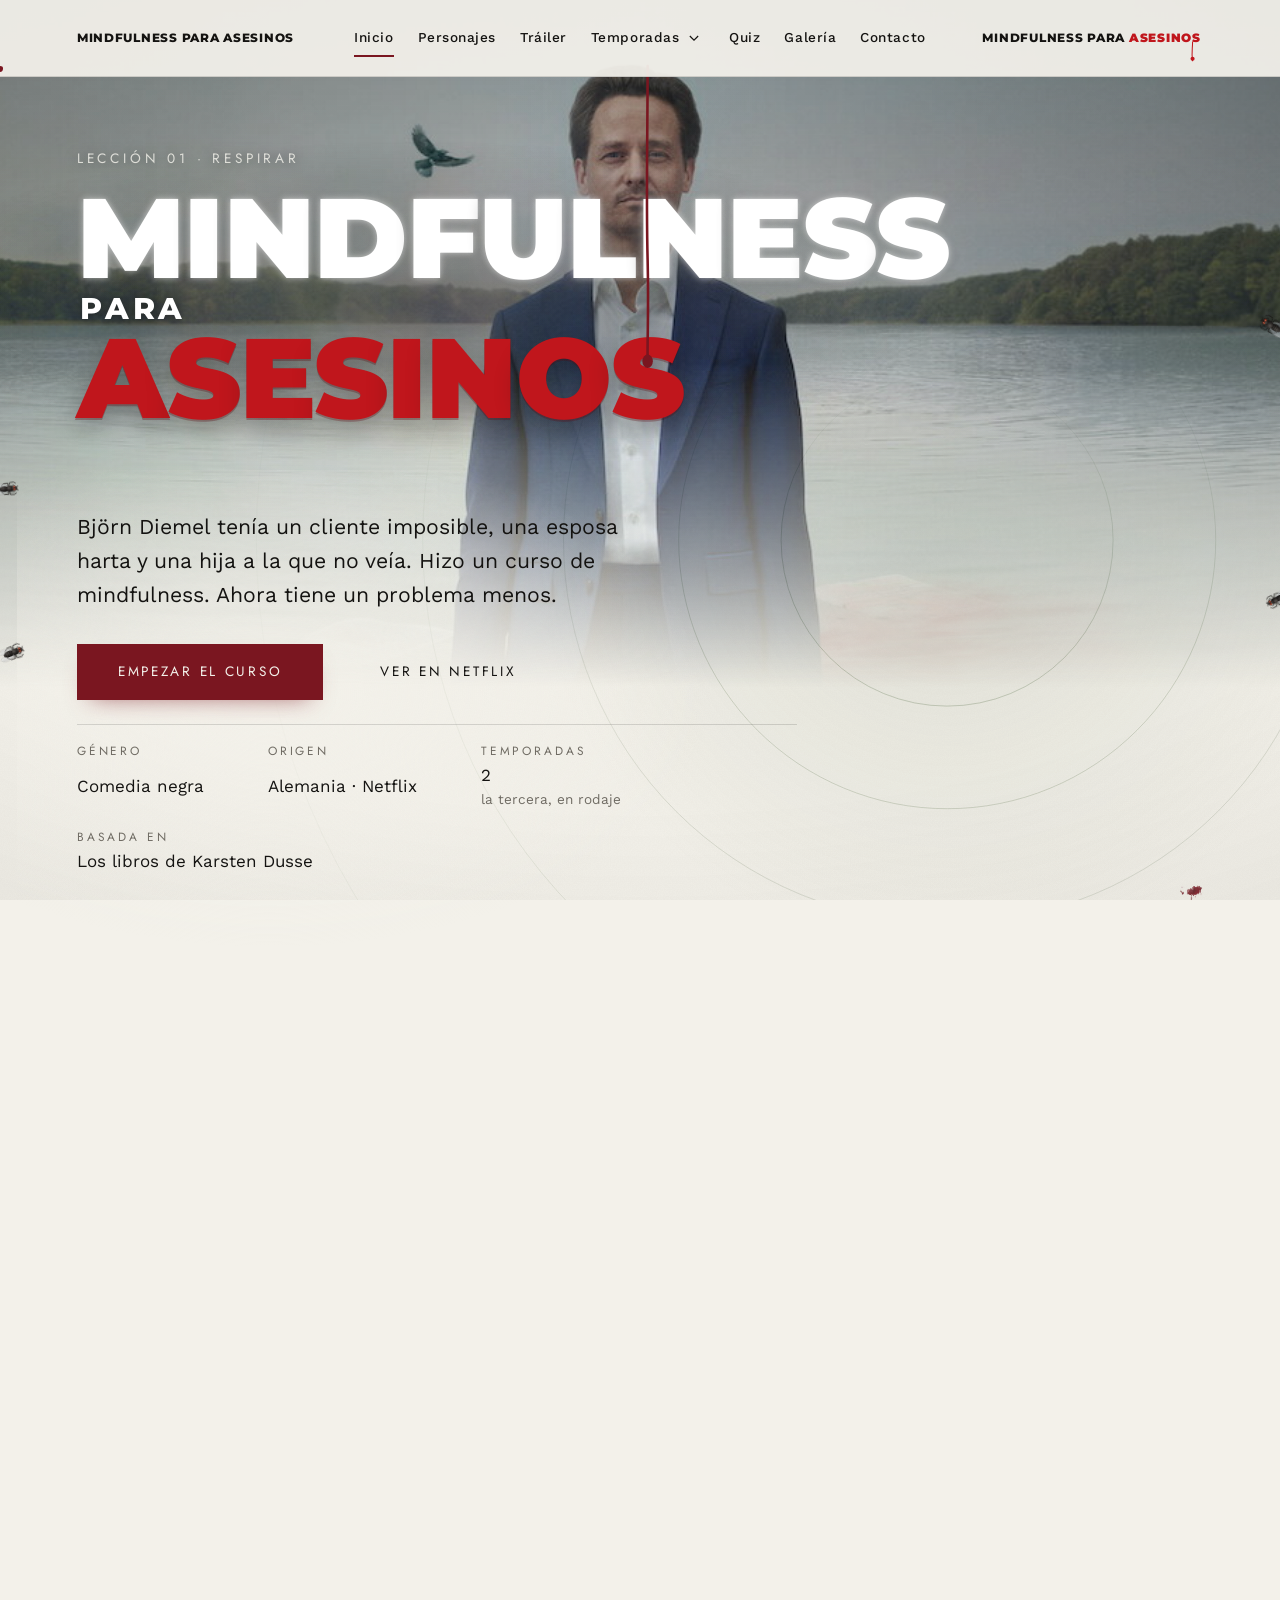
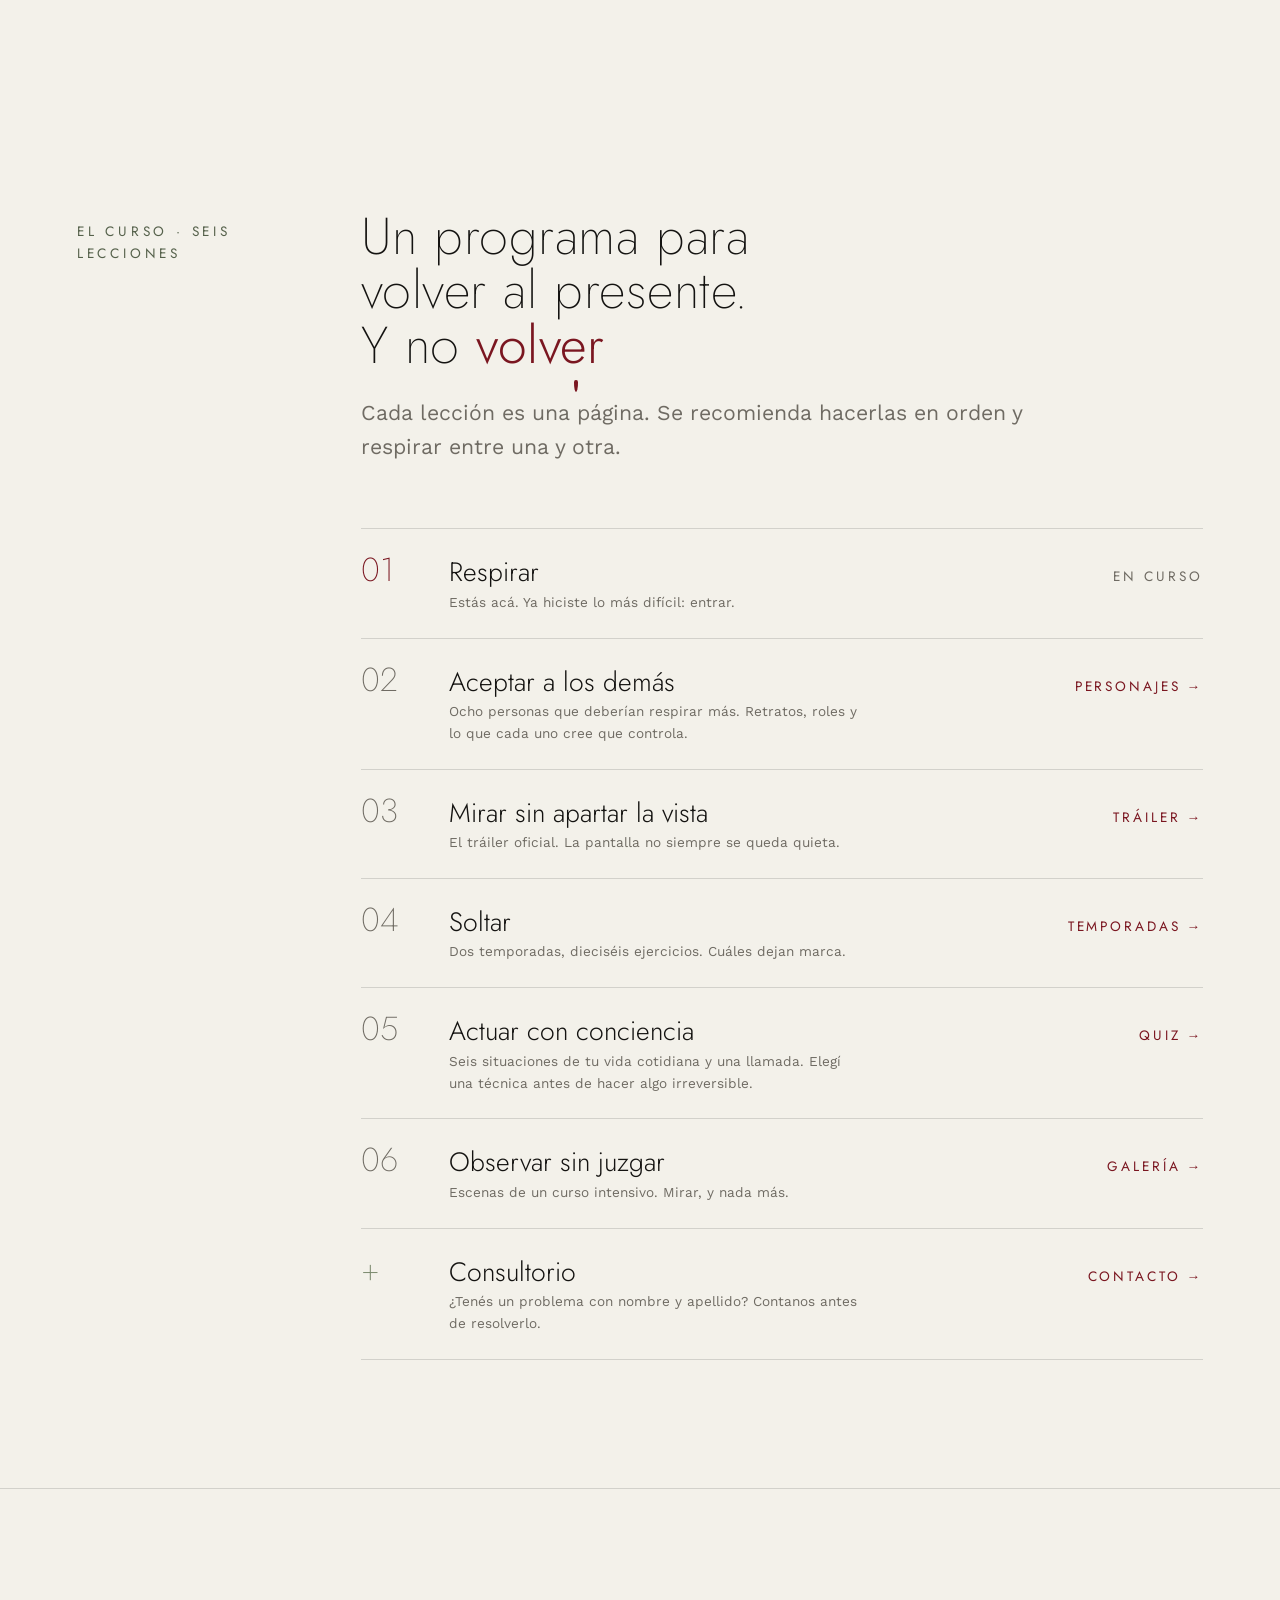
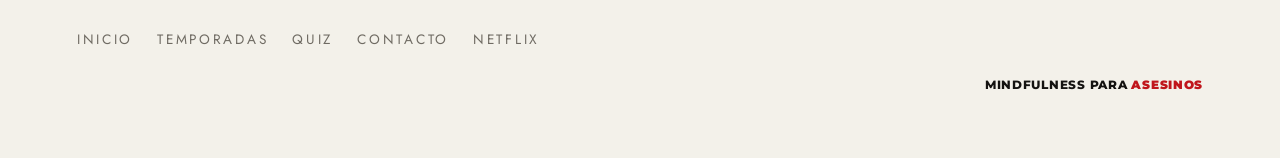
<file: index.html>
<!doctype html>
<html lang="es" data-stage="0">
<head>
  <meta charset="utf-8">
  <meta name="viewport" content="width=device-width, initial-scale=1">
  <title>Mindfulness para asesinos · Landing no oficial (Netflix)</title>
  <meta name="description" content="Björn Diemel hizo un curso de mindfulness para salvar su matrimonio. Ahora tiene un problema menos. Personajes, tráiler, temporadas, quiz y contacto.">
  <meta name="author" content="Proyecto de clase · Mindfulness para asesinos">
  <meta name="robots" content="index, follow, max-image-preview:large">
  <meta name="theme-color" content="#F3F1EA">
  <meta name="color-scheme" content="light">
  <meta property="og:type" content="website">
  <meta property="og:site_name" content="Mindfulness para asesinos">
  <meta property="og:locale" content="es_AR">
  <meta property="og:title" content="Mindfulness para asesinos · Landing no oficial (Netflix)">
  <meta property="og:description" content="Björn Diemel hizo un curso de mindfulness para salvar su matrimonio. Ahora tiene un problema menos. Personajes, tráiler, temporadas, quiz y contacto.">
  <meta property="og:image" content="assets/img/galeria/galeria-01.jpg">
  <meta name="twitter:card" content="summary_large_image">
  <meta name="twitter:title" content="Mindfulness para asesinos · Landing no oficial (Netflix)">
  <meta name="twitter:description" content="Björn Diemel hizo un curso de mindfulness para salvar su matrimonio. Ahora tiene un problema menos. Personajes, tráiler, temporadas, quiz y contacto.">
  <meta name="twitter:image" content="assets/img/galeria/galeria-01.jpg">
  <link rel="preconnect" href="https://fonts.googleapis.com">
  <link rel="preconnect" href="https://fonts.gstatic.com" crossorigin>
  <link href="https://fonts.googleapis.com/css2?family=Jost:wght@200;300;400&family=Montserrat:wght@800;900&family=Work+Sans:wght@400;500&display=swap" rel="stylesheet">
  <link rel="icon" href="data:image/svg+xml,%3Csvg xmlns='http://www.w3.org/2000/svg' viewBox='0 0 32 32'%3E%3Crect width='32' height='32' fill='%23F3F1EA'/%3E%3Cpath d='M16 4c3 7 8 11 8 17a8 8 0 0 1-16 0c0-6 5-10 8-17z' fill='%237A1620'/%3E%3C/svg%3E">
  <script type="application/ld+json">{"@context": "https://schema.org", "@type": "TVSeries", "name": "Mindfulness para asesinos", "alternateName": ["Achtsam Morden", "Murder Mindfully"], "genre": ["Comedia negra", "Crimen"], "inLanguage": "de", "countryOfOrigin": {"@type": "Country", "name": "Alemania"}, "numberOfSeasons": 2, "numberOfEpisodes": 16, "startDate": "2024-10-31", "isBasedOn": {"@type": "Book", "name": "Achtsam morden", "author": {"@type": "Person", "name": "Karsten Dusse"}}, "actor": [{"@type": "Person", "name": "Tom Schilling"}, {"@type": "Person", "name": "Emily Cox"}, {"@type": "Person", "name": "Sascha Alexander Geršak"}, {"@type": "Person", "name": "Peter Jordan"}, {"@type": "Person", "name": "Murathan Muslu"}, {"@type": "Person", "name": "Marc Hosemann"}, {"@type": "Person", "name": "Britta Hammelstein"}, {"@type": "Person", "name": "Luca Maric"}], "productionCompany": {"@type": "Organization", "name": "Netflix"}, "url": "https://www.netflix.com/title/81554969", "sameAs": ["https://en.wikipedia.org/wiki/Murder_Mindfully", "https://de.wikipedia.org/wiki/Achtsam_morden"]}</script>
  <link rel="stylesheet" href="css/styles.css?v=24">
</head>
<body data-page="index">

<!-- ===== Fondo: la página respira (anillos), y la sangre le gana terreno lección a lección ===== -->
<div class="breath-bg" aria-hidden="true"><i></i><i></i><i></i><i></i><i></i><span class="breath-bg__word breath-bg__word--in">Inhalá</span><span class="breath-bg__word breath-bg__word--out">Exhalá</span></div>

<!-- ===== SVG global: filtros reutilizables ===== -->
<svg class="svg-defs" aria-hidden="true" focusable="false">
  <defs>
    <filter id="f-wobble" x="-30%" y="-30%" width="160%" height="160%">
      <feTurbulence type="fractalNoise" baseFrequency="0.018 0.026" numOctaves="4" seed="7" result="n"/>
      <feDisplacementMap in="SourceGraphic" in2="n" scale="46" xChannelSelector="R" yChannelSelector="G"/>
    </filter>
    <filter id="f-wobble-2" x="-30%" y="-30%" width="160%" height="160%">
      <feTurbulence type="fractalNoise" baseFrequency="0.03" numOctaves="3" seed="21" result="n"/>
      <feDisplacementMap in="SourceGraphic" in2="n" scale="30" xChannelSelector="R" yChannelSelector="B"/>
      <feGaussianBlur stdDeviation="1.4"/>
    </filter>
    <filter id="f-wobble-small" x="-50%" y="-50%" width="200%" height="200%">
      <feTurbulence type="fractalNoise" baseFrequency="0.09" numOctaves="3" seed="4" result="n"/>
      <feDisplacementMap in="SourceGraphic" in2="n" scale="9" xChannelSelector="R" yChannelSelector="G"/>
    </filter>
    <filter id="f-soft"><feGaussianBlur stdDeviation="7"/></filter>
    <!-- sangre realista: gradiente (centro espeso), borde oscuro (seco), brillo húmedo y grano -->
    <radialGradient id="g-pool" cx="48%" cy="52%" r="60%">
      <stop offset="0" stop-color="#4E0A12"/>
      <stop offset=".55" stop-color="#6E121B"/>
      <stop offset="1" stop-color="#8A1B26"/>
    </radialGradient>
    <filter id="f-blood" x="-30%" y="-30%" width="160%" height="160%" color-interpolation-filters="sRGB">
      <feTurbulence type="fractalNoise" baseFrequency="0.018 0.026" numOctaves="4" seed="7" result="n"/>
      <feDisplacementMap in="SourceGraphic" in2="n" scale="46" xChannelSelector="R" yChannelSelector="G" result="shape"/>
      <feMorphology in="shape" operator="erode" radius="2.5" result="inner"/>
      <feComposite in="shape" in2="inner" operator="out" result="rim"/>
      <feFlood flood-color="#3A060C" flood-opacity=".75" result="rimColor"/>
      <feComposite in="rimColor" in2="rim" operator="in" result="rimDark"/>
      <feGaussianBlur in="shape" stdDeviation="7" result="blurA"/>
      <feSpecularLighting in="blurA" surfaceScale="8" specularConstant=".42" specularExponent="22" lighting-color="#ffe6e6" result="spec">
        <fePointLight x="150" y="40" z="260"/>
      </feSpecularLighting>
      <feComposite in="spec" in2="shape" operator="in" result="specIn"/>
      <feTurbulence type="fractalNoise" baseFrequency="0.9" numOctaves="2" seed="3" result="grain"/>
      <feColorMatrix in="grain" type="matrix" values="0 0 0 0 0  0 0 0 0 0  0 0 0 0 0  0 0 0 .05 0" result="grainA"/>
      <feComposite in="grainA" in2="shape" operator="in" result="grainIn"/>
      <feMerge><feMergeNode in="shape"/><feMergeNode in="grainIn"/><feMergeNode in="rimDark"/><feMergeNode in="specIn"/></feMerge>
    </filter>
    <filter id="f-goo-blood" x="-15%" y="-15%" width="130%" height="140%" color-interpolation-filters="sRGB">
      <feGaussianBlur in="SourceGraphic" stdDeviation="2.4" result="b"/>
      <feTurbulence type="fractalNoise" baseFrequency="0.035" numOctaves="3" seed="9" result="n"/>
      <feDisplacementMap in="b" in2="n" scale="5" xChannelSelector="R" yChannelSelector="G" result="bd"/>
      <feColorMatrix in="bd" type="matrix" values="1 0 0 0 0  0 1 0 0 0  0 0 1 0 0  0 0 0 16 -6" result="goo"/>
      <feGaussianBlur in="goo" stdDeviation=".7" result="shape"/>
      <feMorphology in="shape" operator="erode" radius="1.6" result="inner"/>
      <feComposite in="shape" in2="inner" operator="out" result="rim"/>
      <feFlood flood-color="#33050A" flood-opacity=".7" result="rimColor"/>
      <feComposite in="rimColor" in2="rim" operator="in" result="rimDark"/>
      <feGaussianBlur in="shape" stdDeviation="5" result="blurA"/>
      <feSpecularLighting in="blurA" surfaceScale="7" specularConstant=".42" specularExponent="24" lighting-color="#ffe9e9" result="spec">
        <fePointLight x="120" y="30" z="240"/>
      </feSpecularLighting>
      <feComposite in="spec" in2="shape" operator="in" result="specIn"/>
      <feMerge><feMergeNode in="shape"/><feMergeNode in="rimDark"/><feMergeNode in="specIn"/></feMerge>
    </filter>
    <filter id="f-goo-blood-m" x="-15%" y="-15%" width="130%" height="140%" color-interpolation-filters="sRGB">
      <feGaussianBlur in="SourceGraphic" stdDeviation="1.6" result="b"/>
      <feTurbulence type="fractalNoise" baseFrequency="0.06" numOctaves="3" seed="9" result="n"/>
      <feDisplacementMap in="b" in2="n" scale="3" xChannelSelector="R" yChannelSelector="G" result="bd"/>
      <feColorMatrix in="bd" type="matrix" values="1 0 0 0 0  0 1 0 0 0  0 0 1 0 0  0 0 0 16 -6" result="goo"/>
      <feGaussianBlur in="goo" stdDeviation=".5" result="shape"/>
      <feMorphology in="shape" operator="erode" radius="1" result="inner"/>
      <feComposite in="shape" in2="inner" operator="out" result="rim"/>
      <feFlood flood-color="#33050A" flood-opacity=".7" result="rimColor"/>
      <feComposite in="rimColor" in2="rim" operator="in" result="rimDark"/>
      <feGaussianBlur in="shape" stdDeviation="3" result="blurA"/>
      <feSpecularLighting in="blurA" surfaceScale="4" specularConstant=".28" specularExponent="26" lighting-color="#ffe9e9" result="spec">
        <fePointLight x="70" y="10" z="150"/>
      </feSpecularLighting>
      <feComposite in="spec" in2="shape" operator="in" result="specIn"/>
      <feMerge><feMergeNode in="shape"/><feMergeNode in="rimDark"/><feMergeNode in="specIn"/></feMerge>
    </filter>
    <filter id="f-blood-soft" x="-15%" y="-15%" width="130%" height="140%" color-interpolation-filters="sRGB">
      <feTurbulence type="fractalNoise" baseFrequency="0.05" numOctaves="3" seed="9" result="n"/>
      <feDisplacementMap in="SourceGraphic" in2="n" scale="9" xChannelSelector="R" yChannelSelector="G" result="shape"/>
      <feGaussianBlur in="shape" stdDeviation="3.5" result="blurA"/>
      <feSpecularLighting in="blurA" surfaceScale="4" specularConstant=".07" specularExponent="34" lighting-color="#ffe4e4" result="spec">
        <fePointLight x="120" y="30" z="240"/>
      </feSpecularLighting>
      <feComposite in="spec" in2="shape" operator="in" result="specIn"/>
      <feMerge><feMergeNode in="shape"/><feMergeNode in="specIn"/></feMerge>
    </filter>
    <filter id="f-sat" x="-50%" y="-50%" width="200%" height="200%">
      <feTurbulence type="fractalNoise" baseFrequency="0.05" numOctaves="3" seed="21" result="n"/>
      <feDisplacementMap in="SourceGraphic" in2="n" scale="14" xChannelSelector="R" yChannelSelector="B"/>
    </filter>
    <!-- mancha reutilizable para los bordes de las secciones infectadas -->
    <symbol id="s-stain" viewBox="0 0 600 420">
      <g filter="url(#f-blood)">
        <path fill="url(#g-pool)" d="M300 205 c-40-120 60-140 130-100 c 60 30 90 70 70 130 c-15 50-90 80-150 65 c-70-15-130-40-135-95 c-3-40 40-60 85 0z"/>
        <path fill="#6E121B" d="M150 215 c-40-10-70 20-55 40 c 20 25 60 10 55-40z"/>
        <path fill="#6E121B" d="M470 150 c 30-25 70-10 60 15 c-10 25-50 20-60-15z"/>
        <path fill="#6E121B" d="M330 300 c 8 40 6 80 4 110 c-1 10-12 10-13 0 c-2-30-4-70 9-110z"/>
      </g>
      <g filter="url(#f-sat)" fill="#6E121B">
        <path d="M0-11 C3-5 5-2 5 2 A5 5 0 1 1 -5 2 C-5-2 -3-5 0-11z" transform="translate(520 300) rotate(114) scale(1.40)"/>
        <path d="M0-11 C3-5 5-2 5 2 A5 5 0 1 1 -5 2 C-5-2 -3-5 0-11z" transform="translate(120 120) rotate(-66) scale(1.00)"/>
        <path d="M0-11 C3-5 5-2 5 2 A5 5 0 1 1 -5 2 C-5-2 -3-5 0-11z" transform="translate(400 352) rotate(147) scale(1.70)"/>
        <path d="M0-11 C3-5 5-2 5 2 A5 5 0 1 1 -5 2 C-5-2 -3-5 0-11z" transform="translate(560 270) rotate(105) scale(0.50)"/>
      </g>
    </symbol>
  </defs>
</svg>

<!-- ===== Loader: una respiración que termina en gota ===== -->
<div class="loader" id="loader" aria-hidden="true">
  <div class="breathe">
    <span class="breathe__ring"></span>
    <span class="breathe__word breathe__word--in">Inhalá</span>
    <span class="breathe__word breathe__word--out">Exhalá</span>
    <i class="breathe__drop"></i>
  </div>
</div>

<a class="skip-link" href="#main">Saltar al contenido</a>

<!-- ===== Navbar ===== -->
<header class="site-header" id="site-header">
  <nav class="nav" aria-label="Principal">
    <a class="nav__brand" href="index.html">Mindfulness para asesinos</a>

    <ul class="nav__links" id="nav-links">
      <li><a href="index.html">Inicio</a></li>
      <li><a href="personajes.html">Personajes</a></li>
      <li><a href="trailer.html">Tráiler</a></li>
      <li class="nav__item--sub" id="nav-temporadas">
        <a href="temporadas.html" class="nav__sub-link">Temporadas</a><button class="nav__sub-toggle" type="button" aria-expanded="false" aria-controls="sub-temporadas" aria-label="Abrir el submenú de temporadas"><svg viewBox="0 0 12 8" aria-hidden="true"><path d="M1 1l5 5 5-5" fill="none" stroke="currentColor" stroke-width="1.4"/></svg></button>
        <ul class="nav__sub" id="sub-temporadas" aria-label="Temporadas">
          <li><a href="temporada-1.html"><b>01</b><span>Temporada 1</span><small>El curso · 2024</small></a></li>
          <li><a href="temporada-2.html"><b>02</b><span>Temporada 2</span><small>La práctica avanzada · 2026</small></a></li>
          <li><a href="temporada-3.html"><b>03</b><span>Temporada 3</span><small>Al borde del mundo · 2027, en rodaje</small></a></li>
        </ul>
      </li>
      <li><a href="quiz.html">Quiz</a></li>
      <li><a href="galeria.html">Galería</a></li>
      <li><a href="contacto.html">Contacto</a></li>
    </ul>

    <a class="nav__brand nav__brand--stained" href="index.html" aria-label="Mindfulness para asesinos">
      <span aria-hidden="true">Mindfulness para <span class="stain-word">asesinos<svg class="stain-word__drip" viewBox="0 0 6 22" aria-hidden="true"><path d="M3 0 C3 8 1.5 12 3 22" /><circle cx="3" cy="19.5" r="2.4"/></svg></span></span>
    </a>

    <button class="nav__toggle" id="nav-toggle" aria-expanded="false" aria-controls="nav-links" aria-label="Abrir menú">
      <span></span><span></span>
    </button>
  </nav>
</header>

<main id="main" class="page page--index">

  <!-- ===== 1. HERO ===== -->
  <section class="hero" id="inicio" data-stage="0" aria-labelledby="hero-title">
    <!-- Pantalla 3D: el tráiler en loop y sin sonido, inclinada en perspectiva.
         La sangre sale de adentro de la escena hacia el espectador y queda chorreando sobre el vidrio. -->
    <div class="screen" id="hero-screen" data-video="cMxkl9X586w" data-start="58" aria-hidden="true">
      <div class="screen__plane" id="hero-plane">
        <img class="screen__poster" src="assets/img/galeria/galeria-02.jpg" width="1280" height="720" alt="Björn Diemel, de traje, parado en un lago">
        <div class="screen__video" id="hero-video"></div>
        <div class="screen__glass"></div>
      </div>
      <canvas class="screen__blood" id="screen-blood" width="600" height="420"></canvas>
    </div>
    <div class="shell hero__grid">
      <p class="eyebrow reveal">Lección 01 · Respirar</p>

      <h1 class="hero__title reveal" id="hero-title">
        <span class="hero__line hero__line--glow"><span class="hero__word" aria-hidden="true">Mindfulness</span><span class="sr-only">Mindfulness</span></span>
        <span class="hero__line hero__line--para" aria-hidden="true">para</span>
        <span class="hero__line hero__line--red"><span class="hero__word" aria-hidden="true">asesino</span><span class="hero__target hero__word" aria-hidden="true">s</span><span class="sr-only">para asesinos</span></span>

        <!-- Gota -->
        <svg class="blood-drip" id="blood-drip" viewBox="0 0 14 400" preserveAspectRatio="none" aria-hidden="true">
          <path class="blood-drip__path" d="M7 0 C7 90 5 180 7 260 C8.5 330 6.5 360 7 400" pathLength="1"/>
          <ellipse class="blood-drip__bulb" cx="7" cy="396" rx="6.5" ry="9"/>
        </svg>

        <!-- Mancha: simulación en canvas (ver js/blood.js), filtro #f-goo-blood -->
        <canvas class="blood-canvas" id="blood-canvas" width="600" height="420" aria-hidden="true"></canvas>
      </h1>

      <div class="hero__panel">
      <p class="hero__lead reveal">Björn Diemel tenía un cliente imposible, una esposa harta y una hija a la que no veía. Hizo un curso de mindfulness. Ahora tiene un problema menos.</p>

      <div class="hero__cta reveal">
        <a class="btn btn--primary" href="personajes.html">Empezar el curso</a>
        <a class="btn btn--ghost" href="https://www.netflix.com/title/81554969" target="_blank" rel="noopener">Ver en Netflix</a>
      </div>

      <dl class="hero__meta reveal">
        <div><dt>Género</dt><dd>Comedia negra</dd></div>
        <div><dt>Origen</dt><dd>Alemania · Netflix</dd></div>
        <div><dt>Temporadas</dt><dd>2 <small>la tercera, en rodaje</small></dd></div>
        <div><dt>Basada en</dt><dd>Los libros de Karsten Dusse</dd></div>
      </dl>

      <a class="hero__scroll reveal" href="#porque" aria-label="Seguir leyendo">
        <span>Deslizá con calma</span>
        <svg viewBox="0 0 12 40" aria-hidden="true"><path d="M6 0v36M1 31l5 5 5-5" fill="none" stroke="currentColor" stroke-width="1.2"/></svg>
      </a>
      </div>
    </div>
    <div class="hero__trail" id="hero-trail" aria-hidden="true"></div>
  </section>

  <!-- ===== POR QUÉ VERLA ===== -->
  <section class="section section--porque" id="porque" data-stage="0" aria-labelledby="porque-title">
    <div class="shell porque">
      <div class="porque__lead">
        <p class="eyebrow reveal">Antes de empezar</p>
        <h2 class="section__title reveal" id="porque-title">Es una comedia. También es una <em class="stain-word">masacre</em>. Las dos cosas, con mucha calma.</h2>
      </div>
      <div class="porque__body">
        <p class="reveal"><strong>La premisa.</strong> Un abogado de la mafia va a un curso de mindfulness para salvar su matrimonio. Funciona. Cada técnica que aprende (respirar, aceptar, soltar) le sirve para lidiar con su jefe, Dragan. Literalmente.</p>
        <p class="reveal"><strong>El tono.</strong> Nada de gritos. Björn narra su vida con la voz serena de una app de meditación mientras el mundo se le desarma alrededor. La risa viene de esa calma, y el horror también.</p>
        <p class="reveal"><strong>Por qué ahora.</strong> La primera temporada fue número 1 global de Netflix en habla no inglesa; la segunda salió en mayo de 2026 y la tercera se filma este año. Ocho episodios de media hora: se ve en un fin de semana y se recuerda bastante más.</p>
        <p class="porque__fans reveal">Si te gustaron <span>Dexter</span>, <span>Barry</span> o <span>Fleabag</span>, este curso es para vos.</p>
      </div>
    </div>
  </section>

  <!-- ===== ÍNDICE DEL CURSO ===== -->
  <section class="section section--indice" id="indice" data-stage="1" aria-labelledby="indice-title">
    <div class="shell">
      <header class="section__head">
        <p class="eyebrow reveal">El curso · seis lecciones</p>
        <h2 class="section__title reveal" id="indice-title">Un programa para volver al presente. Y no <em class="stain-word">volver</em></h2>
        <p class="section__lead reveal">Cada lección es una página. Se recomienda hacerlas en orden y respirar entre una y otra.</p>
      </header>
      <ol class="syllabus reveal">
        <li><span class="syllabus__row syllabus__row--here"><span class="syllabus__num">01</span><span class="syllabus__body"><span class="syllabus__title">Respirar</span><span class="syllabus__desc">Estás acá. Ya hiciste lo más difícil: entrar.</span></span><span class="syllabus__go syllabus__go--here">En curso</span></span></li>
        <li><a class="syllabus__row" href="personajes.html"><span class="syllabus__num">02</span><span class="syllabus__body"><span class="syllabus__title">Aceptar a los demás</span><span class="syllabus__desc">Ocho personas que deberían respirar más. Retratos, roles y lo que cada uno cree que controla.</span></span><span class="syllabus__go">Personajes</span></a></li>
        <li><a class="syllabus__row" href="trailer.html"><span class="syllabus__num">03</span><span class="syllabus__body"><span class="syllabus__title">Mirar sin apartar la vista</span><span class="syllabus__desc">El tráiler oficial. La pantalla no siempre se queda quieta.</span></span><span class="syllabus__go">Tráiler</span></a></li>
        <li><a class="syllabus__row" href="temporadas.html"><span class="syllabus__num">04</span><span class="syllabus__body"><span class="syllabus__title">Soltar</span><span class="syllabus__desc">Dos temporadas, dieciséis ejercicios. Cuáles dejan marca.</span></span><span class="syllabus__go">Temporadas</span></a></li>
        <li><a class="syllabus__row" href="quiz.html"><span class="syllabus__num">05</span><span class="syllabus__body"><span class="syllabus__title">Actuar con conciencia</span><span class="syllabus__desc">Seis situaciones de tu vida cotidiana y una llamada. Elegí una técnica antes de hacer algo irreversible.</span></span><span class="syllabus__go">Quiz</span></a></li>
        <li><a class="syllabus__row" href="galeria.html"><span class="syllabus__num">06</span><span class="syllabus__body"><span class="syllabus__title">Observar sin juzgar</span><span class="syllabus__desc">Escenas de un curso intensivo. Mirar, y nada más.</span></span><span class="syllabus__go">Galería</span></a></li>
        <li><a class="syllabus__row syllabus__row--extra" href="contacto.html"><span class="syllabus__num">+</span><span class="syllabus__body"><span class="syllabus__title">Consultorio</span><span class="syllabus__desc">¿Tenés un problema con nombre y apellido? Contanos antes de resolverlo.</span></span><span class="syllabus__go">Contacto</span></a></li>
      </ol>
    </div>
  </section>

</main>


<footer class="footer">
  <div class="shell">
    <p class="footer__close reveal">Inhalá. Exhalá. <span class="stain-word">Cerrá la pestaña.</span></p>
    <nav class="footer__links" aria-label="Pie"><a href="index.html">Inicio</a><a href="temporadas.html">Temporadas</a><a href="quiz.html">Quiz</a><a href="contacto.html">Contacto</a><a href="https://www.netflix.com/title/81554969" target="_blank" rel="noopener">Netflix</a></nav>
    <div class="footer__row">
      <p class="footer__brand">Mindfulness para <span class="stain-word">asesinos</span></p>
    </div>
  </div>
</footer>

<script src="js/blood.js?v=22" defer></script>
<script src="js/flies.js?v=24" defer></script>
<script src="js/main.js?v=22" defer></script>
</body>
</html>
</file>
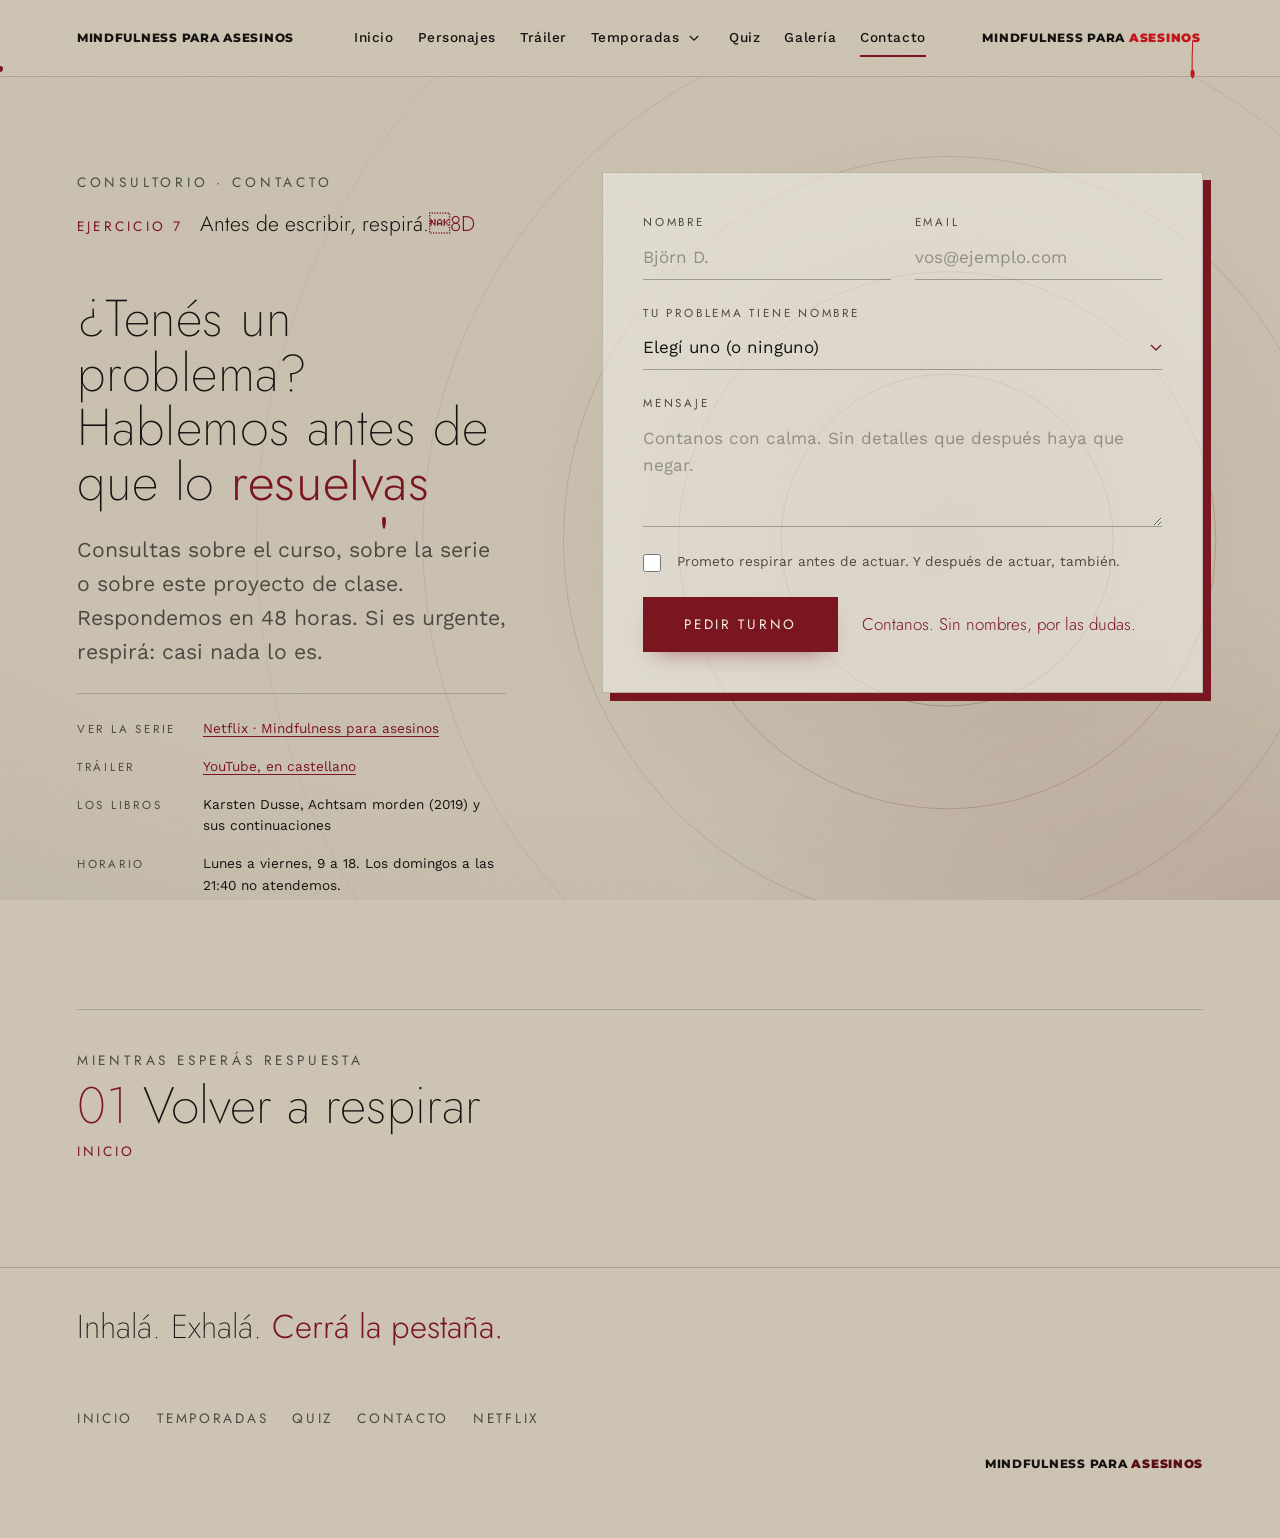
<file: contacto.html>
<!doctype html>
<html lang="es" data-stage="2">
<head>
  <meta charset="utf-8">
  <meta name="viewport" content="width=device-width, initial-scale=1">
  <title>Contacto · Mindfulness para asesinos</title>
  <meta name="description" content="Consultorio Breitner: escribinos sobre el curso, la serie o este proyecto de clase. Respondemos en 48 horas. Si es urgente, respirá.">
  <meta name="author" content="Proyecto de clase · Mindfulness para asesinos">
  <meta name="robots" content="index, follow, max-image-preview:large">
  <meta name="theme-color" content="#F3F1EA">
  <meta name="color-scheme" content="light">
  <meta property="og:type" content="website">
  <meta property="og:site_name" content="Mindfulness para asesinos">
  <meta property="og:locale" content="es_AR">
  <meta property="og:title" content="Contacto · Mindfulness para asesinos">
  <meta property="og:description" content="Consultorio Breitner: escribinos sobre el curso, la serie o este proyecto de clase. Respondemos en 48 horas. Si es urgente, respirá.">
  <meta property="og:image" content="assets/img/galeria/galeria-01.jpg">
  <meta name="twitter:card" content="summary_large_image">
  <meta name="twitter:title" content="Contacto · Mindfulness para asesinos">
  <meta name="twitter:description" content="Consultorio Breitner: escribinos sobre el curso, la serie o este proyecto de clase. Respondemos en 48 horas. Si es urgente, respirá.">
  <meta name="twitter:image" content="assets/img/galeria/galeria-01.jpg">
  <link rel="preconnect" href="https://fonts.googleapis.com">
  <link rel="preconnect" href="https://fonts.gstatic.com" crossorigin>
  <link href="https://fonts.googleapis.com/css2?family=Jost:wght@200;300;400&family=Montserrat:wght@800;900&family=Work+Sans:wght@400;500&display=swap" rel="stylesheet">
  <link rel="icon" href="data:image/svg+xml,%3Csvg xmlns='http://www.w3.org/2000/svg' viewBox='0 0 32 32'%3E%3Crect width='32' height='32' fill='%23F3F1EA'/%3E%3Cpath d='M16 4c3 7 8 11 8 17a8 8 0 0 1-16 0c0-6 5-10 8-17z' fill='%237A1620'/%3E%3C/svg%3E">
  <script type="application/ld+json">{"@context": "https://schema.org", "@type": "BreadcrumbList", "itemListElement": [{"@type": "ListItem", "position": 1, "name": "Inicio", "item": "index.html"}, {"@type": "ListItem", "position": 2, "name": "Tráiler", "item": "trailer.html"}]}</script>
  <link rel="stylesheet" href="css/styles.css?v=24">
</head>
<body data-page="contacto">

<!-- ===== Fondo: la página respira (anillos), y la sangre le gana terreno lección a lección ===== -->
<div class="breath-bg" aria-hidden="true"><i></i><i></i><i></i><i></i><i></i><span class="breath-bg__word breath-bg__word--in">Inhalá</span><span class="breath-bg__word breath-bg__word--out">Exhalá</span></div>

<!-- ===== SVG global: filtros reutilizables ===== -->
<svg class="svg-defs" aria-hidden="true" focusable="false">
  <defs>
    <filter id="f-wobble" x="-30%" y="-30%" width="160%" height="160%">
      <feTurbulence type="fractalNoise" baseFrequency="0.018 0.026" numOctaves="4" seed="7" result="n"/>
      <feDisplacementMap in="SourceGraphic" in2="n" scale="46" xChannelSelector="R" yChannelSelector="G"/>
    </filter>
    <filter id="f-wobble-2" x="-30%" y="-30%" width="160%" height="160%">
      <feTurbulence type="fractalNoise" baseFrequency="0.03" numOctaves="3" seed="21" result="n"/>
      <feDisplacementMap in="SourceGraphic" in2="n" scale="30" xChannelSelector="R" yChannelSelector="B"/>
      <feGaussianBlur stdDeviation="1.4"/>
    </filter>
    <filter id="f-wobble-small" x="-50%" y="-50%" width="200%" height="200%">
      <feTurbulence type="fractalNoise" baseFrequency="0.09" numOctaves="3" seed="4" result="n"/>
      <feDisplacementMap in="SourceGraphic" in2="n" scale="9" xChannelSelector="R" yChannelSelector="G"/>
    </filter>
    <filter id="f-soft"><feGaussianBlur stdDeviation="7"/></filter>
    <!-- sangre realista: gradiente (centro espeso), borde oscuro (seco), brillo húmedo y grano -->
    <radialGradient id="g-pool" cx="48%" cy="52%" r="60%">
      <stop offset="0" stop-color="#4E0A12"/>
      <stop offset=".55" stop-color="#6E121B"/>
      <stop offset="1" stop-color="#8A1B26"/>
    </radialGradient>
    <filter id="f-blood" x="-30%" y="-30%" width="160%" height="160%" color-interpolation-filters="sRGB">
      <feTurbulence type="fractalNoise" baseFrequency="0.018 0.026" numOctaves="4" seed="7" result="n"/>
      <feDisplacementMap in="SourceGraphic" in2="n" scale="46" xChannelSelector="R" yChannelSelector="G" result="shape"/>
      <feMorphology in="shape" operator="erode" radius="2.5" result="inner"/>
      <feComposite in="shape" in2="inner" operator="out" result="rim"/>
      <feFlood flood-color="#3A060C" flood-opacity=".75" result="rimColor"/>
      <feComposite in="rimColor" in2="rim" operator="in" result="rimDark"/>
      <feGaussianBlur in="shape" stdDeviation="7" result="blurA"/>
      <feSpecularLighting in="blurA" surfaceScale="8" specularConstant=".42" specularExponent="22" lighting-color="#ffe6e6" result="spec">
        <fePointLight x="150" y="40" z="260"/>
      </feSpecularLighting>
      <feComposite in="spec" in2="shape" operator="in" result="specIn"/>
      <feTurbulence type="fractalNoise" baseFrequency="0.9" numOctaves="2" seed="3" result="grain"/>
      <feColorMatrix in="grain" type="matrix" values="0 0 0 0 0  0 0 0 0 0  0 0 0 0 0  0 0 0 .05 0" result="grainA"/>
      <feComposite in="grainA" in2="shape" operator="in" result="grainIn"/>
      <feMerge><feMergeNode in="shape"/><feMergeNode in="grainIn"/><feMergeNode in="rimDark"/><feMergeNode in="specIn"/></feMerge>
    </filter>
    <filter id="f-goo-blood" x="-15%" y="-15%" width="130%" height="140%" color-interpolation-filters="sRGB">
      <feGaussianBlur in="SourceGraphic" stdDeviation="2.4" result="b"/>
      <feTurbulence type="fractalNoise" baseFrequency="0.035" numOctaves="3" seed="9" result="n"/>
      <feDisplacementMap in="b" in2="n" scale="5" xChannelSelector="R" yChannelSelector="G" result="bd"/>
      <feColorMatrix in="bd" type="matrix" values="1 0 0 0 0  0 1 0 0 0  0 0 1 0 0  0 0 0 16 -6" result="goo"/>
      <feGaussianBlur in="goo" stdDeviation=".7" result="shape"/>
      <feMorphology in="shape" operator="erode" radius="1.6" result="inner"/>
      <feComposite in="shape" in2="inner" operator="out" result="rim"/>
      <feFlood flood-color="#33050A" flood-opacity=".7" result="rimColor"/>
      <feComposite in="rimColor" in2="rim" operator="in" result="rimDark"/>
      <feGaussianBlur in="shape" stdDeviation="5" result="blurA"/>
      <feSpecularLighting in="blurA" surfaceScale="7" specularConstant=".42" specularExponent="24" lighting-color="#ffe9e9" result="spec">
        <fePointLight x="120" y="30" z="240"/>
      </feSpecularLighting>
      <feComposite in="spec" in2="shape" operator="in" result="specIn"/>
      <feMerge><feMergeNode in="shape"/><feMergeNode in="rimDark"/><feMergeNode in="specIn"/></feMerge>
    </filter>
    <filter id="f-goo-blood-m" x="-15%" y="-15%" width="130%" height="140%" color-interpolation-filters="sRGB">
      <feGaussianBlur in="SourceGraphic" stdDeviation="1.6" result="b"/>
      <feTurbulence type="fractalNoise" baseFrequency="0.06" numOctaves="3" seed="9" result="n"/>
      <feDisplacementMap in="b" in2="n" scale="3" xChannelSelector="R" yChannelSelector="G" result="bd"/>
      <feColorMatrix in="bd" type="matrix" values="1 0 0 0 0  0 1 0 0 0  0 0 1 0 0  0 0 0 16 -6" result="goo"/>
      <feGaussianBlur in="goo" stdDeviation=".5" result="shape"/>
      <feMorphology in="shape" operator="erode" radius="1" result="inner"/>
      <feComposite in="shape" in2="inner" operator="out" result="rim"/>
      <feFlood flood-color="#33050A" flood-opacity=".7" result="rimColor"/>
      <feComposite in="rimColor" in2="rim" operator="in" result="rimDark"/>
      <feGaussianBlur in="shape" stdDeviation="3" result="blurA"/>
      <feSpecularLighting in="blurA" surfaceScale="4" specularConstant=".28" specularExponent="26" lighting-color="#ffe9e9" result="spec">
        <fePointLight x="70" y="10" z="150"/>
      </feSpecularLighting>
      <feComposite in="spec" in2="shape" operator="in" result="specIn"/>
      <feMerge><feMergeNode in="shape"/><feMergeNode in="rimDark"/><feMergeNode in="specIn"/></feMerge>
    </filter>
    <filter id="f-blood-soft" x="-15%" y="-15%" width="130%" height="140%" color-interpolation-filters="sRGB">
      <feTurbulence type="fractalNoise" baseFrequency="0.05" numOctaves="3" seed="9" result="n"/>
      <feDisplacementMap in="SourceGraphic" in2="n" scale="9" xChannelSelector="R" yChannelSelector="G" result="shape"/>
      <feGaussianBlur in="shape" stdDeviation="3.5" result="blurA"/>
      <feSpecularLighting in="blurA" surfaceScale="4" specularConstant=".07" specularExponent="34" lighting-color="#ffe4e4" result="spec">
        <fePointLight x="120" y="30" z="240"/>
      </feSpecularLighting>
      <feComposite in="spec" in2="shape" operator="in" result="specIn"/>
      <feMerge><feMergeNode in="shape"/><feMergeNode in="specIn"/></feMerge>
    </filter>
    <filter id="f-sat" x="-50%" y="-50%" width="200%" height="200%">
      <feTurbulence type="fractalNoise" baseFrequency="0.05" numOctaves="3" seed="21" result="n"/>
      <feDisplacementMap in="SourceGraphic" in2="n" scale="14" xChannelSelector="R" yChannelSelector="B"/>
    </filter>
    <!-- mancha reutilizable para los bordes de las secciones infectadas -->
    <symbol id="s-stain" viewBox="0 0 600 420">
      <g filter="url(#f-blood)">
        <path fill="url(#g-pool)" d="M300 205 c-40-120 60-140 130-100 c 60 30 90 70 70 130 c-15 50-90 80-150 65 c-70-15-130-40-135-95 c-3-40 40-60 85 0z"/>
        <path fill="#6E121B" d="M150 215 c-40-10-70 20-55 40 c 20 25 60 10 55-40z"/>
        <path fill="#6E121B" d="M470 150 c 30-25 70-10 60 15 c-10 25-50 20-60-15z"/>
        <path fill="#6E121B" d="M330 300 c 8 40 6 80 4 110 c-1 10-12 10-13 0 c-2-30-4-70 9-110z"/>
      </g>
      <g filter="url(#f-sat)" fill="#6E121B">
        <path d="M0-11 C3-5 5-2 5 2 A5 5 0 1 1 -5 2 C-5-2 -3-5 0-11z" transform="translate(520 300) rotate(114) scale(1.40)"/>
        <path d="M0-11 C3-5 5-2 5 2 A5 5 0 1 1 -5 2 C-5-2 -3-5 0-11z" transform="translate(120 120) rotate(-66) scale(1.00)"/>
        <path d="M0-11 C3-5 5-2 5 2 A5 5 0 1 1 -5 2 C-5-2 -3-5 0-11z" transform="translate(400 352) rotate(147) scale(1.70)"/>
        <path d="M0-11 C3-5 5-2 5 2 A5 5 0 1 1 -5 2 C-5-2 -3-5 0-11z" transform="translate(560 270) rotate(105) scale(0.50)"/>
      </g>
    </symbol>
  </defs>
</svg>

<a class="skip-link" href="#main">Saltar al contenido</a>

<!-- ===== Navbar ===== -->
<header class="site-header" id="site-header">
  <nav class="nav" aria-label="Principal">
    <a class="nav__brand" href="index.html">Mindfulness para asesinos</a>

    <ul class="nav__links" id="nav-links">
      <li><a href="index.html">Inicio</a></li>
      <li><a href="personajes.html">Personajes</a></li>
      <li><a href="trailer.html">Tráiler</a></li>
      <li class="nav__item--sub" id="nav-temporadas">
        <a href="temporadas.html" class="nav__sub-link">Temporadas</a><button class="nav__sub-toggle" type="button" aria-expanded="false" aria-controls="sub-temporadas" aria-label="Abrir el submenú de temporadas"><svg viewBox="0 0 12 8" aria-hidden="true"><path d="M1 1l5 5 5-5" fill="none" stroke="currentColor" stroke-width="1.4"/></svg></button>
        <ul class="nav__sub" id="sub-temporadas" aria-label="Temporadas">
          <li><a href="temporada-1.html"><b>01</b><span>Temporada 1</span><small>El curso · 2024</small></a></li>
          <li><a href="temporada-2.html"><b>02</b><span>Temporada 2</span><small>La práctica avanzada · 2026</small></a></li>
          <li><a href="temporada-3.html"><b>03</b><span>Temporada 3</span><small>Al borde del mundo · 2027, en rodaje</small></a></li>
        </ul>
      </li>
      <li><a href="quiz.html">Quiz</a></li>
      <li><a href="galeria.html">Galería</a></li>
      <li><a href="contacto.html">Contacto</a></li>
    </ul>

    <a class="nav__brand nav__brand--stained" href="index.html" aria-label="Mindfulness para asesinos">
      <span aria-hidden="true">Mindfulness para <span class="stain-word">asesinos<svg class="stain-word__drip" viewBox="0 0 6 22" aria-hidden="true"><path d="M3 0 C3 8 1.5 12 3 22" /><circle cx="3" cy="19.5" r="2.4"/></svg></span></span>
    </a>

    <button class="nav__toggle" id="nav-toggle" aria-expanded="false" aria-controls="nav-links" aria-label="Abrir menú">
      <span></span><span></span>
    </button>
  </nav>
</header>

<main id="main" class="page page--contacto">

  <!-- ===== CONTACTO · Consultorio de Breitner ===== -->
  <section class="section section--contacto" id="contacto" data-stage="2" aria-labelledby="contacto-title">
    <div class="shell contact">
      <div class="contact__aside">
        <p class="eyebrow reveal">Consultorio · Contacto</p>
        <p class="exercise reveal" data-type="Antes de escribir, respirá. Después escribí. Sin nombres."><span class="exercise__num">Ejercicio 7</span><span class="exercise__text" aria-label="Antes de escribir, respirá. Después escribí. Sin nombres."></span></p>
        <h1 class="section__title reveal" id="contacto-title">¿Tenés un problema? Hablemos antes de que lo <em class="stain-word">resuelvas</em></h1>
        <p class="section__lead reveal">Consultas sobre el curso, sobre la serie o sobre este proyecto de clase. Respondemos en 48 horas. Si es urgente, respirá: casi nada lo es.</p>
        <dl class="contact__ways reveal">
          <div><dt>Ver la serie</dt><dd><a href="https://www.netflix.com/title/81554969" target="_blank" rel="noopener">Netflix · Mindfulness para asesinos</a></dd></div>
          <div><dt>Tráiler</dt><dd><a href="https://www.youtube.com/watch?v=8umozeMUssc" target="_blank" rel="noopener">YouTube, en castellano</a></dd></div>
          <div><dt>Los libros</dt><dd>Karsten Dusse, <em>Achtsam morden</em> (2019) y sus continuaciones</dd></div>
          <div><dt>Horario</dt><dd>Lunes a viernes, 9 a 18. Los domingos a las 21:40 no atendemos.</dd></div>
        </dl>
      </div>

      <form class="form reveal" id="contact-form" novalidate>
        <div class="form__row">
          <div class="field">
            <label for="c-nombre">Nombre</label>
            <input id="c-nombre" name="nombre" type="text" autocomplete="name" placeholder="Björn D." required>
          </div>
          <div class="field">
            <label for="c-email">Email</label>
            <input id="c-email" name="email" type="email" autocomplete="email" placeholder="vos@ejemplo.com" required>
          </div>
        </div>
        <div class="field">
          <label for="c-problema">Tu problema tiene nombre</label>
          <select id="c-problema" name="problema">
            <option value="otro">Elegí uno (o ninguno)</option>
            <option value="vecino">Un vecino</option>
            <option value="jefe">Un jefe</option>
            <option value="cliente">Un cliente</option>
            <option value="familia">Alguien de la familia</option>
            <option value="otro">Prefiero no decirlo</option>
          </select>
        </div>
        <div class="field">
          <label for="c-mensaje">Mensaje</label>
          <textarea id="c-mensaje" name="mensaje" placeholder="Contanos con calma. Sin detalles que después haya que negar." required minlength="10"></textarea>
        </div>
        <label class="form__check"><input type="checkbox" name="promesa" required><span>Prometo respirar antes de actuar. Y después de actuar, también.</span></label>
        <div class="form__foot">
          <button class="btn btn--primary" type="submit">Pedir turno</button>
          <p class="form__hint" aria-live="polite">Contanos. Sin nombres, por las dudas.</p>
        </div>
        <div class="form__done" tabindex="-1" aria-live="assertive">
          <p class="stamp"><small>Consultorio Breitner</small>Recibido</p>
          <p><span data-name>R</span>espirá. Te escribimos en 48 horas. Este formulario es parte de un proyecto de clase: no envía datos a ningún servidor.</p>
          <button class="btn btn--ghost" type="button" id="contact-again">Pedir otro turno</button>
        </div>
      </form>
    </div>
  </section>

</main>

  <nav class="nextlesson" aria-label="Volver">
    <div class="shell">
      <a class="nextlesson__link reveal" href="index.html">
        <span class="nextlesson__eyebrow">Mientras esperás respuesta</span>
        <span class="nextlesson__title"><span class="nextlesson__num">01</span> Volver a respirar</span>
        <span class="nextlesson__go">Inicio</span>
      </a>
    </div>
  </nav>

<footer class="footer">
  <div class="shell">
    <p class="footer__close reveal">Inhalá. Exhalá. <span class="stain-word">Cerrá la pestaña.</span></p>
    <nav class="footer__links" aria-label="Pie"><a href="index.html">Inicio</a><a href="temporadas.html">Temporadas</a><a href="quiz.html">Quiz</a><a href="contacto.html">Contacto</a><a href="https://www.netflix.com/title/81554969" target="_blank" rel="noopener">Netflix</a></nav>
    <div class="footer__row">
      <p class="footer__brand">Mindfulness para <span class="stain-word">asesinos</span></p>
    </div>
  </div>
</footer>

<script src="js/blood.js?v=21" defer></script>
<script src="js/main.js?v=21" defer></script>
</body>
</html>
</file>
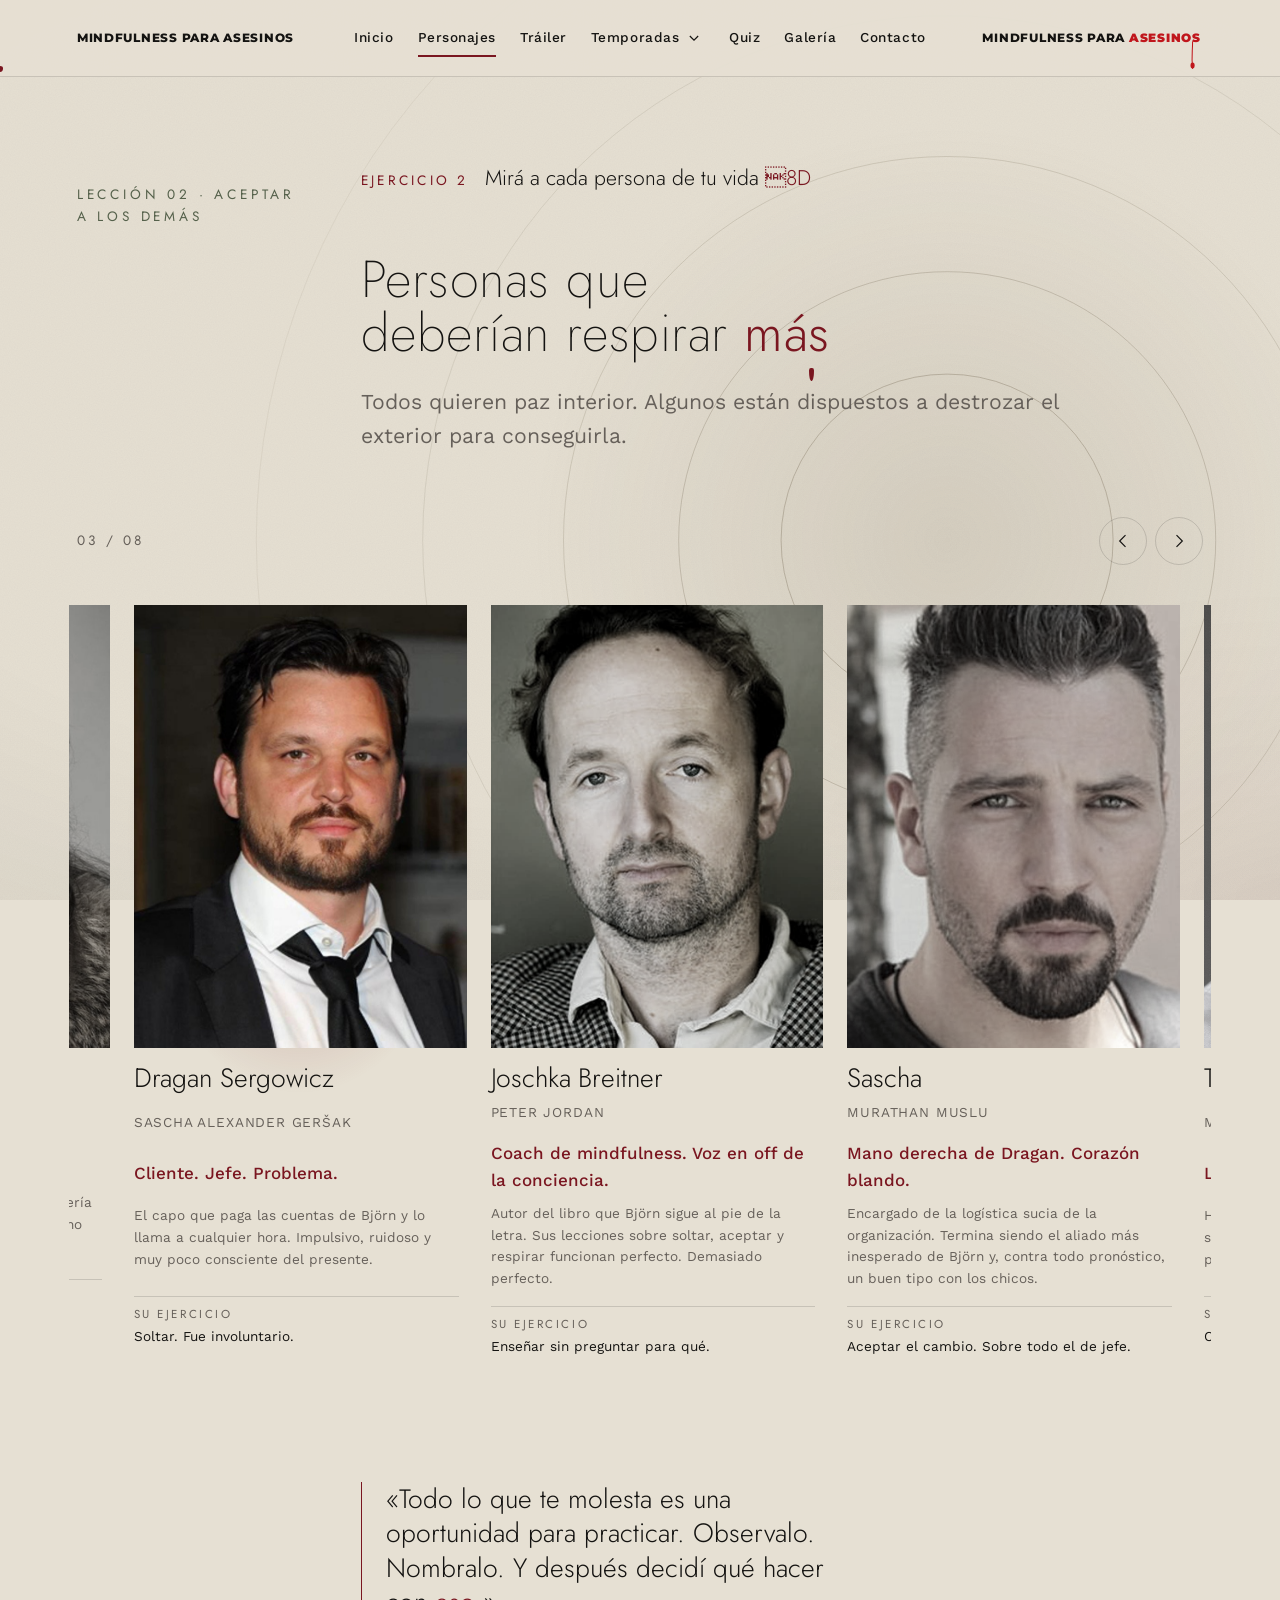
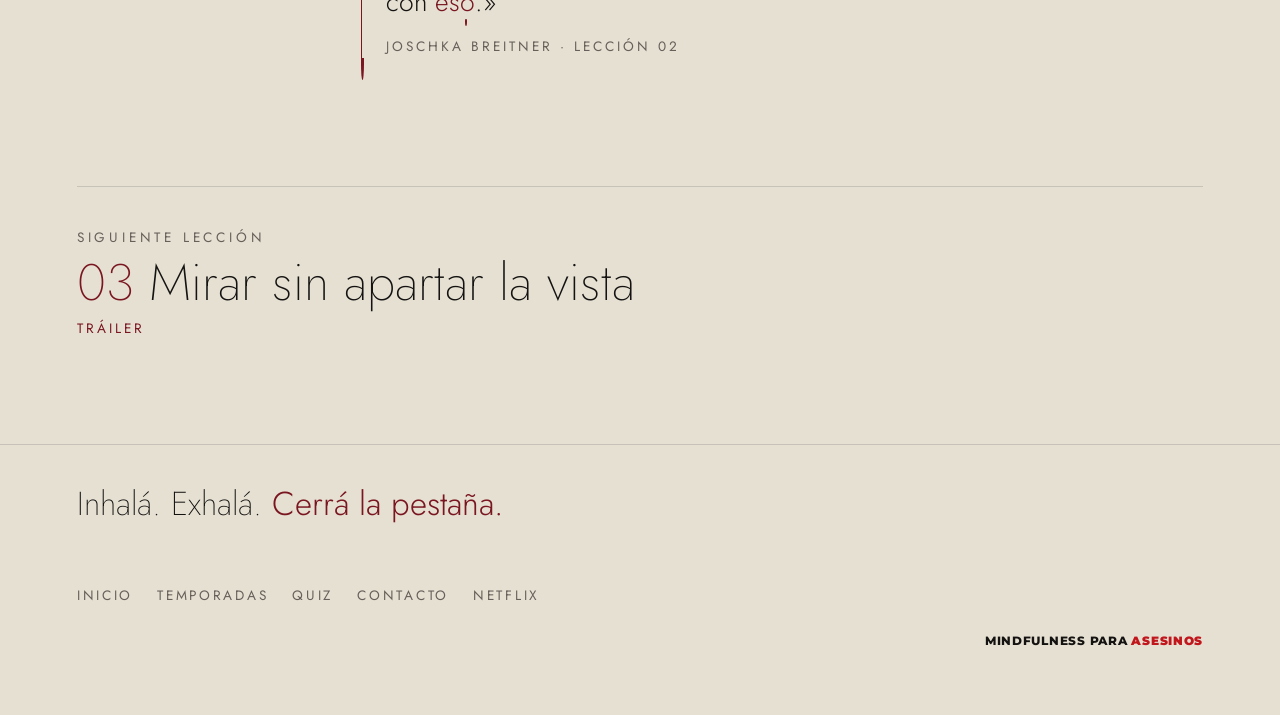
<file: personajes.html>
<!doctype html>
<html lang="es" data-stage="1">
<head>
  <meta charset="utf-8">
  <meta name="viewport" content="width=device-width, initial-scale=1">
  <title>Personajes · Mindfulness para asesinos (Netflix)</title>
  <meta name="description" content="Los ocho personajes de Mindfulness para asesinos (Netflix): quién es quién, quién los interpreta y qué ejercicio de mindfulness le tocó a cada uno.">
  <meta name="author" content="Proyecto de clase · Mindfulness para asesinos">
  <meta name="robots" content="index, follow, max-image-preview:large">
  <meta name="theme-color" content="#F3F1EA">
  <meta name="color-scheme" content="light">
  <meta property="og:type" content="website">
  <meta property="og:site_name" content="Mindfulness para asesinos">
  <meta property="og:locale" content="es_AR">
  <meta property="og:title" content="Personajes · Mindfulness para asesinos (Netflix)">
  <meta property="og:description" content="Los ocho personajes de Mindfulness para asesinos (Netflix): quién es quién, quién los interpreta y qué ejercicio de mindfulness le tocó a cada uno.">
  <meta property="og:image" content="assets/img/personajes/bjorn.jpg">
  <meta name="twitter:card" content="summary_large_image">
  <meta name="twitter:title" content="Personajes · Mindfulness para asesinos (Netflix)">
  <meta name="twitter:description" content="Los ocho personajes de Mindfulness para asesinos (Netflix): quién es quién, quién los interpreta y qué ejercicio de mindfulness le tocó a cada uno.">
  <meta name="twitter:image" content="assets/img/personajes/bjorn.jpg">
  <link rel="preconnect" href="https://fonts.googleapis.com">
  <link rel="preconnect" href="https://fonts.gstatic.com" crossorigin>
  <link href="https://fonts.googleapis.com/css2?family=Jost:wght@200;300;400&family=Montserrat:wght@800;900&family=Work+Sans:wght@400;500&display=swap" rel="stylesheet">
  <link rel="icon" href="data:image/svg+xml,%3Csvg xmlns='http://www.w3.org/2000/svg' viewBox='0 0 32 32'%3E%3Crect width='32' height='32' fill='%23F3F1EA'/%3E%3Cpath d='M16 4c3 7 8 11 8 17a8 8 0 0 1-16 0c0-6 5-10 8-17z' fill='%237A1620'/%3E%3C/svg%3E">
  <script type="application/ld+json">{"@context": "https://schema.org", "@type": "BreadcrumbList", "itemListElement": [{"@type": "ListItem", "position": 1, "name": "Inicio", "item": "index.html"}, {"@type": "ListItem", "position": 2, "name": "Personajes", "item": "personajes.html"}]}</script>
  <link rel="stylesheet" href="css/styles.css?v=24">
</head>
<body data-page="personajes">

<!-- ===== Fondo: la página respira (anillos), y la sangre le gana terreno lección a lección ===== -->
<div class="breath-bg" aria-hidden="true"><i></i><i></i><i></i><i></i><i></i><span class="breath-bg__word breath-bg__word--in">Inhalá</span><span class="breath-bg__word breath-bg__word--out">Exhalá</span></div>

<!-- ===== SVG global: filtros reutilizables ===== -->
<svg class="svg-defs" aria-hidden="true" focusable="false">
  <defs>
    <filter id="f-wobble" x="-30%" y="-30%" width="160%" height="160%">
      <feTurbulence type="fractalNoise" baseFrequency="0.018 0.026" numOctaves="4" seed="7" result="n"/>
      <feDisplacementMap in="SourceGraphic" in2="n" scale="46" xChannelSelector="R" yChannelSelector="G"/>
    </filter>
    <filter id="f-wobble-2" x="-30%" y="-30%" width="160%" height="160%">
      <feTurbulence type="fractalNoise" baseFrequency="0.03" numOctaves="3" seed="21" result="n"/>
      <feDisplacementMap in="SourceGraphic" in2="n" scale="30" xChannelSelector="R" yChannelSelector="B"/>
      <feGaussianBlur stdDeviation="1.4"/>
    </filter>
    <filter id="f-wobble-small" x="-50%" y="-50%" width="200%" height="200%">
      <feTurbulence type="fractalNoise" baseFrequency="0.09" numOctaves="3" seed="4" result="n"/>
      <feDisplacementMap in="SourceGraphic" in2="n" scale="9" xChannelSelector="R" yChannelSelector="G"/>
    </filter>
    <filter id="f-soft"><feGaussianBlur stdDeviation="7"/></filter>
    <!-- sangre realista: gradiente (centro espeso), borde oscuro (seco), brillo húmedo y grano -->
    <radialGradient id="g-pool" cx="48%" cy="52%" r="60%">
      <stop offset="0" stop-color="#4E0A12"/>
      <stop offset=".55" stop-color="#6E121B"/>
      <stop offset="1" stop-color="#8A1B26"/>
    </radialGradient>
    <filter id="f-blood" x="-30%" y="-30%" width="160%" height="160%" color-interpolation-filters="sRGB">
      <feTurbulence type="fractalNoise" baseFrequency="0.018 0.026" numOctaves="4" seed="7" result="n"/>
      <feDisplacementMap in="SourceGraphic" in2="n" scale="46" xChannelSelector="R" yChannelSelector="G" result="shape"/>
      <feMorphology in="shape" operator="erode" radius="2.5" result="inner"/>
      <feComposite in="shape" in2="inner" operator="out" result="rim"/>
      <feFlood flood-color="#3A060C" flood-opacity=".75" result="rimColor"/>
      <feComposite in="rimColor" in2="rim" operator="in" result="rimDark"/>
      <feGaussianBlur in="shape" stdDeviation="7" result="blurA"/>
      <feSpecularLighting in="blurA" surfaceScale="8" specularConstant=".42" specularExponent="22" lighting-color="#ffe6e6" result="spec">
        <fePointLight x="150" y="40" z="260"/>
      </feSpecularLighting>
      <feComposite in="spec" in2="shape" operator="in" result="specIn"/>
      <feTurbulence type="fractalNoise" baseFrequency="0.9" numOctaves="2" seed="3" result="grain"/>
      <feColorMatrix in="grain" type="matrix" values="0 0 0 0 0  0 0 0 0 0  0 0 0 0 0  0 0 0 .05 0" result="grainA"/>
      <feComposite in="grainA" in2="shape" operator="in" result="grainIn"/>
      <feMerge><feMergeNode in="shape"/><feMergeNode in="grainIn"/><feMergeNode in="rimDark"/><feMergeNode in="specIn"/></feMerge>
    </filter>
    <filter id="f-goo-blood" x="-15%" y="-15%" width="130%" height="140%" color-interpolation-filters="sRGB">
      <feGaussianBlur in="SourceGraphic" stdDeviation="2.4" result="b"/>
      <feTurbulence type="fractalNoise" baseFrequency="0.035" numOctaves="3" seed="9" result="n"/>
      <feDisplacementMap in="b" in2="n" scale="5" xChannelSelector="R" yChannelSelector="G" result="bd"/>
      <feColorMatrix in="bd" type="matrix" values="1 0 0 0 0  0 1 0 0 0  0 0 1 0 0  0 0 0 16 -6" result="goo"/>
      <feGaussianBlur in="goo" stdDeviation=".7" result="shape"/>
      <feMorphology in="shape" operator="erode" radius="1.6" result="inner"/>
      <feComposite in="shape" in2="inner" operator="out" result="rim"/>
      <feFlood flood-color="#33050A" flood-opacity=".7" result="rimColor"/>
      <feComposite in="rimColor" in2="rim" operator="in" result="rimDark"/>
      <feGaussianBlur in="shape" stdDeviation="5" result="blurA"/>
      <feSpecularLighting in="blurA" surfaceScale="7" specularConstant=".42" specularExponent="24" lighting-color="#ffe9e9" result="spec">
        <fePointLight x="120" y="30" z="240"/>
      </feSpecularLighting>
      <feComposite in="spec" in2="shape" operator="in" result="specIn"/>
      <feMerge><feMergeNode in="shape"/><feMergeNode in="rimDark"/><feMergeNode in="specIn"/></feMerge>
    </filter>
    <filter id="f-goo-blood-m" x="-15%" y="-15%" width="130%" height="140%" color-interpolation-filters="sRGB">
      <feGaussianBlur in="SourceGraphic" stdDeviation="1.6" result="b"/>
      <feTurbulence type="fractalNoise" baseFrequency="0.06" numOctaves="3" seed="9" result="n"/>
      <feDisplacementMap in="b" in2="n" scale="3" xChannelSelector="R" yChannelSelector="G" result="bd"/>
      <feColorMatrix in="bd" type="matrix" values="1 0 0 0 0  0 1 0 0 0  0 0 1 0 0  0 0 0 16 -6" result="goo"/>
      <feGaussianBlur in="goo" stdDeviation=".5" result="shape"/>
      <feMorphology in="shape" operator="erode" radius="1" result="inner"/>
      <feComposite in="shape" in2="inner" operator="out" result="rim"/>
      <feFlood flood-color="#33050A" flood-opacity=".7" result="rimColor"/>
      <feComposite in="rimColor" in2="rim" operator="in" result="rimDark"/>
      <feGaussianBlur in="shape" stdDeviation="3" result="blurA"/>
      <feSpecularLighting in="blurA" surfaceScale="4" specularConstant=".28" specularExponent="26" lighting-color="#ffe9e9" result="spec">
        <fePointLight x="70" y="10" z="150"/>
      </feSpecularLighting>
      <feComposite in="spec" in2="shape" operator="in" result="specIn"/>
      <feMerge><feMergeNode in="shape"/><feMergeNode in="rimDark"/><feMergeNode in="specIn"/></feMerge>
    </filter>
    <filter id="f-blood-soft" x="-15%" y="-15%" width="130%" height="140%" color-interpolation-filters="sRGB">
      <feTurbulence type="fractalNoise" baseFrequency="0.05" numOctaves="3" seed="9" result="n"/>
      <feDisplacementMap in="SourceGraphic" in2="n" scale="9" xChannelSelector="R" yChannelSelector="G" result="shape"/>
      <feGaussianBlur in="shape" stdDeviation="3.5" result="blurA"/>
      <feSpecularLighting in="blurA" surfaceScale="4" specularConstant=".07" specularExponent="34" lighting-color="#ffe4e4" result="spec">
        <fePointLight x="120" y="30" z="240"/>
      </feSpecularLighting>
      <feComposite in="spec" in2="shape" operator="in" result="specIn"/>
      <feMerge><feMergeNode in="shape"/><feMergeNode in="specIn"/></feMerge>
    </filter>
    <filter id="f-sat" x="-50%" y="-50%" width="200%" height="200%">
      <feTurbulence type="fractalNoise" baseFrequency="0.05" numOctaves="3" seed="21" result="n"/>
      <feDisplacementMap in="SourceGraphic" in2="n" scale="14" xChannelSelector="R" yChannelSelector="B"/>
    </filter>
    <!-- mancha reutilizable para los bordes de las secciones infectadas -->
    <symbol id="s-stain" viewBox="0 0 600 420">
      <g filter="url(#f-blood)">
        <path fill="url(#g-pool)" d="M300 205 c-40-120 60-140 130-100 c 60 30 90 70 70 130 c-15 50-90 80-150 65 c-70-15-130-40-135-95 c-3-40 40-60 85 0z"/>
        <path fill="#6E121B" d="M150 215 c-40-10-70 20-55 40 c 20 25 60 10 55-40z"/>
        <path fill="#6E121B" d="M470 150 c 30-25 70-10 60 15 c-10 25-50 20-60-15z"/>
        <path fill="#6E121B" d="M330 300 c 8 40 6 80 4 110 c-1 10-12 10-13 0 c-2-30-4-70 9-110z"/>
      </g>
      <g filter="url(#f-sat)" fill="#6E121B">
        <path d="M0-11 C3-5 5-2 5 2 A5 5 0 1 1 -5 2 C-5-2 -3-5 0-11z" transform="translate(520 300) rotate(114) scale(1.40)"/>
        <path d="M0-11 C3-5 5-2 5 2 A5 5 0 1 1 -5 2 C-5-2 -3-5 0-11z" transform="translate(120 120) rotate(-66) scale(1.00)"/>
        <path d="M0-11 C3-5 5-2 5 2 A5 5 0 1 1 -5 2 C-5-2 -3-5 0-11z" transform="translate(400 352) rotate(147) scale(1.70)"/>
        <path d="M0-11 C3-5 5-2 5 2 A5 5 0 1 1 -5 2 C-5-2 -3-5 0-11z" transform="translate(560 270) rotate(105) scale(0.50)"/>
      </g>
    </symbol>
  </defs>
</svg>

<a class="skip-link" href="#main">Saltar al contenido</a>

<!-- ===== Navbar ===== -->
<header class="site-header" id="site-header">
  <nav class="nav" aria-label="Principal">
    <a class="nav__brand" href="index.html">Mindfulness para asesinos</a>

    <ul class="nav__links" id="nav-links">
      <li><a href="index.html">Inicio</a></li>
      <li><a href="personajes.html">Personajes</a></li>
      <li><a href="trailer.html">Tráiler</a></li>
      <li class="nav__item--sub" id="nav-temporadas">
        <a href="temporadas.html" class="nav__sub-link">Temporadas</a><button class="nav__sub-toggle" type="button" aria-expanded="false" aria-controls="sub-temporadas" aria-label="Abrir el submenú de temporadas"><svg viewBox="0 0 12 8" aria-hidden="true"><path d="M1 1l5 5 5-5" fill="none" stroke="currentColor" stroke-width="1.4"/></svg></button>
        <ul class="nav__sub" id="sub-temporadas" aria-label="Temporadas">
          <li><a href="temporada-1.html"><b>01</b><span>Temporada 1</span><small>El curso · 2024</small></a></li>
          <li><a href="temporada-2.html"><b>02</b><span>Temporada 2</span><small>La práctica avanzada · 2026</small></a></li>
          <li><a href="temporada-3.html"><b>03</b><span>Temporada 3</span><small>Al borde del mundo · 2027, en rodaje</small></a></li>
        </ul>
      </li>
      <li><a href="quiz.html">Quiz</a></li>
      <li><a href="galeria.html">Galería</a></li>
      <li><a href="contacto.html">Contacto</a></li>
    </ul>

    <a class="nav__brand nav__brand--stained" href="index.html" aria-label="Mindfulness para asesinos">
      <span aria-hidden="true">Mindfulness para <span class="stain-word">asesinos<svg class="stain-word__drip" viewBox="0 0 6 22" aria-hidden="true"><path d="M3 0 C3 8 1.5 12 3 22" /><circle cx="3" cy="19.5" r="2.4"/></svg></span></span>
    </a>

    <button class="nav__toggle" id="nav-toggle" aria-expanded="false" aria-controls="nav-links" aria-label="Abrir menú">
      <span></span><span></span>
    </button>
  </nav>
</header>

<main id="main" class="page page--personajes">

  <!-- ===== 2. PERSONAJES ===== -->
  <section class="section section--personajes" id="personajes" data-stage="1" aria-labelledby="personajes-title">
    <div class="shell">
      <header class="section__head">
        <p class="eyebrow reveal">Lección 02 · Aceptar a los demás</p>
        <p class="exercise reveal" data-type="Mirá a cada persona de tu vida sin juzgarla. Después decidí cuáles se quedan."><span class="exercise__num">Ejercicio 2</span><span class="exercise__text" aria-label="Mirá a cada persona de tu vida sin juzgarla. Después decidí cuáles se quedan."></span></p>
        <h1 class="section__title reveal" id="personajes-title">Personas que deberían respirar <em class="stain-word">más</em></h1>
        <p class="section__lead reveal">Todos quieren paz interior. Algunos están dispuestos a destrozar el exterior para conseguirla.</p>
      </header>

      <div class="carousel reveal" id="carrusel-personajes" data-autoplay="5200">
        <div class="carousel__bar">
          <p class="carousel__count" aria-live="polite"><span data-current>01</span> / <span data-total>08</span></p>
          <div class="carousel__controls">
            <button class="carousel__btn" data-dir="-1" aria-label="Personaje anterior">
              <svg viewBox="0 0 24 24" aria-hidden="true"><path d="M15 5l-7 7 7 7" fill="none" stroke="currentColor" stroke-width="1.4"/></svg>
            </button>
            <button class="carousel__btn" data-dir="1" aria-label="Personaje siguiente">
              <svg viewBox="0 0 24 24" aria-hidden="true"><path d="M9 5l7 7-7 7" fill="none" stroke="currentColor" stroke-width="1.4"/></svg>
            </button>
          </div>
        </div>

        <ul class="carousel__track" tabindex="0" aria-label="Personajes">

          <li class="card tilt" data-initial="B">
            <figure class="card__media">
              <img src="assets/img/personajes/bjorn.jpg" width="600" height="800" alt="Björn Diemel, abogado, de traje, mirando a cámara con expresión serena" onerror="this.closest('.card').classList.add('is-placeholder')">
              <figcaption class="card__ph"><span class="card__ph-initial" aria-hidden="true">B</span><span class="card__ph-note">still pendiente · bjorn.jpg</span></figcaption>
            </figure>
            <div class="card__body">
              <h3 class="card__name">Björn Diemel</h3>
              <p class="card__actor">Tom Schilling</p>
              <p class="card__role">Abogado. Padre a tiempo parcial. Alumno aplicado.</p>
              <p class="card__desc">Defiende a la mafia de día y pierde a su familia de noche. El curso de mindfulness era para recuperar el equilibrio; lo recupera, pero no como Breitner imaginaba.</p>
              <p class="card__lesson"><span>Su ejercicio</span>Respirar. Y contar hasta diez. O hasta que termine.</p>
            </div>
          </li>

          <li class="card tilt" data-initial="K">
            <figure class="card__media">
              <img src="assets/img/personajes/katharina.jpg" width="600" height="800" alt="Katharina Diemel" loading="lazy" onerror="this.closest('.card').classList.add('is-placeholder')">
              <figcaption class="card__ph"><span class="card__ph-initial" aria-hidden="true">K</span><span class="card__ph-note">still pendiente · katharina.jpg</span></figcaption>
            </figure>
            <div class="card__body">
              <h3 class="card__name">Katharina Diemel</h3>
              <p class="card__actor">Emily Cox</p>
              <p class="card__role">Esposa. Paciencia agotada.</p>
              <p class="card__desc">Fue ella la que mandó a Björn al curso. Quería un marido presente. Consigue, al menos, uno con más tiempo libre.</p>
              <p class="card__lesson"><span>Su ejercicio</span>Poner límites. Los suyos son claros; los de Björn, no tanto.</p>
            </div>
          </li>

          <li class="card tilt" data-initial="D">
            <figure class="card__media">
              <img src="assets/img/personajes/dragan.jpg" width="600" height="800" alt="Dragan Sergowicz" loading="lazy" onerror="this.closest('.card').classList.add('is-placeholder')">
              <figcaption class="card__ph"><span class="card__ph-initial" aria-hidden="true">D</span><span class="card__ph-note">still pendiente · dragan.jpg</span></figcaption>
            </figure>
            <div class="card__body">
              <h3 class="card__name">Dragan Sergowicz</h3>
              <p class="card__actor">Sascha Alexander Geršak</p>
              <p class="card__role">Cliente. Jefe. Problema.</p>
              <p class="card__desc">El capo que paga las cuentas de Björn y lo llama a cualquier hora. Impulsivo, ruidoso y muy poco consciente del presente.</p>
              <p class="card__lesson"><span>Su ejercicio</span>Soltar. Fue involuntario.</p>
            </div>
          </li>

          <li class="card tilt" data-initial="J">
            <figure class="card__media">
              <img src="assets/img/personajes/joschka.jpg" width="600" height="800" alt="Joschka Breitner" loading="lazy" onerror="this.closest('.card').classList.add('is-placeholder')">
              <figcaption class="card__ph"><span class="card__ph-initial" aria-hidden="true">J</span><span class="card__ph-note">still pendiente · joschka.jpg</span></figcaption>
            </figure>
            <div class="card__body">
              <h3 class="card__name">Joschka Breitner</h3>
              <p class="card__actor">Peter Jordan</p>
              <p class="card__role">Coach de mindfulness. Voz en off de la conciencia.</p>
              <p class="card__desc">Autor del libro que Björn sigue al pie de la letra. Sus lecciones sobre soltar, aceptar y respirar funcionan perfecto. Demasiado perfecto.</p>
              <p class="card__lesson"><span>Su ejercicio</span>Enseñar sin preguntar para qué.</p>
            </div>
          </li>

          <li class="card tilt" data-initial="S">
            <figure class="card__media">
              <img src="assets/img/personajes/sascha.jpg" width="600" height="800" alt="Sascha" loading="lazy" onerror="this.closest('.card').classList.add('is-placeholder')">
              <figcaption class="card__ph"><span class="card__ph-initial" aria-hidden="true">S</span><span class="card__ph-note">still pendiente · sascha.jpg</span></figcaption>
            </figure>
            <div class="card__body">
              <h3 class="card__name">Sascha</h3>
              <p class="card__actor">Murathan Muslu</p>
              <p class="card__role">Mano derecha de Dragan. Corazón blando.</p>
              <p class="card__desc">Encargado de la logística sucia de la organización. Termina siendo el aliado más inesperado de Björn y, contra todo pronóstico, un buen tipo con los chicos.</p>
              <p class="card__lesson"><span>Su ejercicio</span>Aceptar el cambio. Sobre todo el de jefe.</p>
            </div>
          </li>

          <li class="card tilt" data-initial="T">
            <figure class="card__media">
              <img src="assets/img/personajes/toni.jpg" width="600" height="800" alt="Toni" loading="lazy" onerror="this.closest('.card').classList.add('is-placeholder')">
              <figcaption class="card__ph"><span class="card__ph-initial" aria-hidden="true">T</span><span class="card__ph-note">still pendiente · toni.jpg</span></figcaption>
            </figure>
            <div class="card__body">
              <h3 class="card__name">Toni</h3>
              <p class="card__actor">Marc Hosemann</p>
              <p class="card__role">Lugarteniente con ambiciones.</p>
              <p class="card__desc">Hace las preguntas que nadie quiere responder sobre dónde está Dragan. Cuanto más pregunta, menos presente está Björn.</p>
              <p class="card__lesson"><span>Su ejercicio</span>Confiar. No lo logra.</p>
            </div>
          </li>

          <li class="card tilt" data-initial="N">
            <figure class="card__media">
              <img src="assets/img/personajes/nicole.jpg" width="600" height="800" alt="Nicole Egmann" loading="lazy" onerror="this.closest('.card').classList.add('is-placeholder')">
              <figcaption class="card__ph"><span class="card__ph-initial" aria-hidden="true">N</span><span class="card__ph-note">still pendiente · nicole.jpg</span></figcaption>
            </figure>
            <div class="card__body">
              <h3 class="card__name">Nicole Egmann</h3>
              <p class="card__actor">Britta Hammelstein</p>
              <p class="card__role">Fiscal. Muy buena memoria.</p>
              <p class="card__desc">Persigue a Dragan desde hace años y conoce a Björn de la facultad. Nota cada detalle que él intenta respirar profundo y dejar pasar.</p>
              <p class="card__lesson"><span>Su ejercicio</span>Observar sin juzgar. Juzga igual: es su trabajo.</p>
            </div>
          </li>

          <li class="card tilt" data-initial="B">
            <figure class="card__media">
              <img src="assets/img/personajes/boris.jpg" width="600" height="800" alt="Boris" loading="lazy" onerror="this.closest('.card').classList.add('is-placeholder')">
              <figcaption class="card__ph"><span class="card__ph-initial" aria-hidden="true">B</span><span class="card__ph-note">still pendiente · boris.jpg</span></figcaption>
            </figure>
            <div class="card__body">
              <h3 class="card__name">Boris</h3>
              <p class="card__actor">Luca Maric</p>
              <p class="card__role">Jefe del clan rival.</p>
              <p class="card__desc">Antiguo socio de Dragan. Prefiere negociar antes que disparar, siempre que la otra parte se presente a la reunión.</p>
              <p class="card__lesson"><span>Su ejercicio</span>Negociar. Con quien quede.</p>
            </div>
          </li>

        </ul>
      </div>

      <aside class="mantra reveal">
        <p>«Todo lo que te molesta es una oportunidad para practicar. Observalo. Nombralo. Y después decidí qué hacer con <em class="stain-word">eso</em>.»</p>
        <cite>Joschka Breitner · Lección 02</cite>
      </aside>
    </div>
  </section>


</main>

  <nav class="nextlesson" aria-label="Siguiente lección">
    <div class="shell">
      <a class="nextlesson__link reveal" href="trailer.html">
        <span class="nextlesson__eyebrow">Siguiente lección</span>
        <span class="nextlesson__title"><span class="nextlesson__num">03</span> Mirar sin apartar la vista</span>
        <span class="nextlesson__go">Tráiler</span>
      </a>
    </div>
  </nav>

<footer class="footer">
  <div class="shell">
    <p class="footer__close reveal">Inhalá. Exhalá. <span class="stain-word">Cerrá la pestaña.</span></p>
    <nav class="footer__links" aria-label="Pie"><a href="index.html">Inicio</a><a href="temporadas.html">Temporadas</a><a href="quiz.html">Quiz</a><a href="contacto.html">Contacto</a><a href="https://www.netflix.com/title/81554969" target="_blank" rel="noopener">Netflix</a></nav>
    <div class="footer__row">
      <p class="footer__brand">Mindfulness para <span class="stain-word">asesinos</span></p>
    </div>
  </div>
</footer>

<script src="js/blood.js?v=21" defer></script>
<script src="js/main.js?v=21" defer></script>
</body>
</html>
</file>
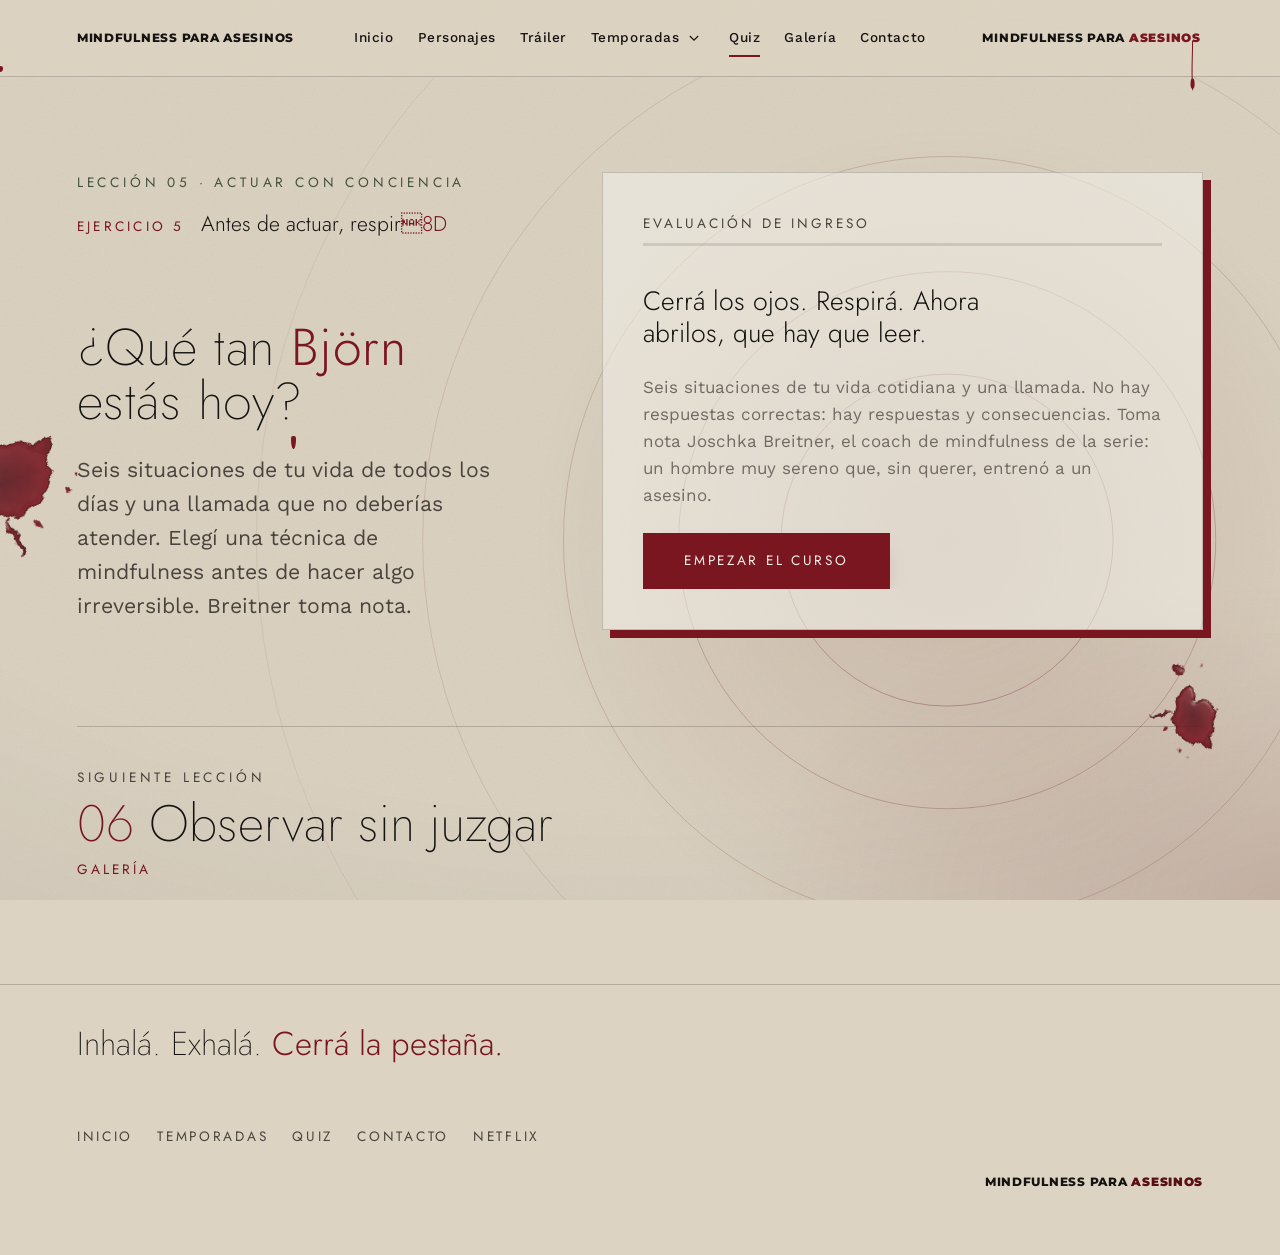
<file: quiz.html>
<!doctype html>
<html lang="es" data-stage="3">
<head>
  <meta charset="utf-8">
  <meta name="viewport" content="width=device-width, initial-scale=1">
  <title>Quiz: ¿Qué tan Björn estás hoy? · Mindfulness para asesinos</title>
  <meta name="description" content="Seis situaciones cotidianas, una llamada del jefe y un diagnóstico con sello. Quiz con humor negro inspirado en Mindfulness para asesinos.">
  <meta name="author" content="Proyecto de clase · Mindfulness para asesinos">
  <meta name="robots" content="index, follow, max-image-preview:large">
  <meta name="theme-color" content="#F3F1EA">
  <meta name="color-scheme" content="light">
  <meta property="og:type" content="website">
  <meta property="og:site_name" content="Mindfulness para asesinos">
  <meta property="og:locale" content="es_AR">
  <meta property="og:title" content="Quiz: ¿Qué tan Björn estás hoy? · Mindfulness para asesinos">
  <meta property="og:description" content="Seis situaciones cotidianas, una llamada del jefe y un diagnóstico con sello. Quiz con humor negro inspirado en Mindfulness para asesinos.">
  <meta property="og:image" content="assets/img/galeria/galeria-01.jpg">
  <meta name="twitter:card" content="summary_large_image">
  <meta name="twitter:title" content="Quiz: ¿Qué tan Björn estás hoy? · Mindfulness para asesinos">
  <meta name="twitter:description" content="Seis situaciones cotidianas, una llamada del jefe y un diagnóstico con sello. Quiz con humor negro inspirado en Mindfulness para asesinos.">
  <meta name="twitter:image" content="assets/img/galeria/galeria-01.jpg">
  <link rel="preconnect" href="https://fonts.googleapis.com">
  <link rel="preconnect" href="https://fonts.gstatic.com" crossorigin>
  <link href="https://fonts.googleapis.com/css2?family=Jost:wght@200;300;400&family=Montserrat:wght@800;900&family=Work+Sans:wght@400;500&display=swap" rel="stylesheet">
  <link rel="icon" href="data:image/svg+xml,%3Csvg xmlns='http://www.w3.org/2000/svg' viewBox='0 0 32 32'%3E%3Crect width='32' height='32' fill='%23F3F1EA'/%3E%3Cpath d='M16 4c3 7 8 11 8 17a8 8 0 0 1-16 0c0-6 5-10 8-17z' fill='%237A1620'/%3E%3C/svg%3E">
  <script type="application/ld+json">{"@context": "https://schema.org", "@type": "BreadcrumbList", "itemListElement": [{"@type": "ListItem", "position": 1, "name": "Inicio", "item": "index.html"}, {"@type": "ListItem", "position": 2, "name": "Quiz", "item": "quiz.html"}]}</script>
  <link rel="stylesheet" href="css/styles.css?v=24">
</head>
<body data-page="quiz">

<!-- ===== Fondo: la página respira (anillos), y la sangre le gana terreno lección a lección ===== -->
<div class="breath-bg" aria-hidden="true"><i></i><i></i><i></i><i></i><i></i><span class="breath-bg__word breath-bg__word--in">Inhalá</span><span class="breath-bg__word breath-bg__word--out">Exhalá</span></div>

<!-- ===== SVG global: filtros reutilizables ===== -->
<svg class="svg-defs" aria-hidden="true" focusable="false">
  <defs>
    <filter id="f-wobble" x="-30%" y="-30%" width="160%" height="160%">
      <feTurbulence type="fractalNoise" baseFrequency="0.018 0.026" numOctaves="4" seed="7" result="n"/>
      <feDisplacementMap in="SourceGraphic" in2="n" scale="46" xChannelSelector="R" yChannelSelector="G"/>
    </filter>
    <filter id="f-wobble-2" x="-30%" y="-30%" width="160%" height="160%">
      <feTurbulence type="fractalNoise" baseFrequency="0.03" numOctaves="3" seed="21" result="n"/>
      <feDisplacementMap in="SourceGraphic" in2="n" scale="30" xChannelSelector="R" yChannelSelector="B"/>
      <feGaussianBlur stdDeviation="1.4"/>
    </filter>
    <filter id="f-wobble-small" x="-50%" y="-50%" width="200%" height="200%">
      <feTurbulence type="fractalNoise" baseFrequency="0.09" numOctaves="3" seed="4" result="n"/>
      <feDisplacementMap in="SourceGraphic" in2="n" scale="9" xChannelSelector="R" yChannelSelector="G"/>
    </filter>
    <filter id="f-soft"><feGaussianBlur stdDeviation="7"/></filter>
    <!-- sangre realista: gradiente (centro espeso), borde oscuro (seco), brillo húmedo y grano -->
    <radialGradient id="g-pool" cx="48%" cy="52%" r="60%">
      <stop offset="0" stop-color="#4E0A12"/>
      <stop offset=".55" stop-color="#6E121B"/>
      <stop offset="1" stop-color="#8A1B26"/>
    </radialGradient>
    <filter id="f-blood" x="-30%" y="-30%" width="160%" height="160%" color-interpolation-filters="sRGB">
      <feTurbulence type="fractalNoise" baseFrequency="0.018 0.026" numOctaves="4" seed="7" result="n"/>
      <feDisplacementMap in="SourceGraphic" in2="n" scale="46" xChannelSelector="R" yChannelSelector="G" result="shape"/>
      <feMorphology in="shape" operator="erode" radius="2.5" result="inner"/>
      <feComposite in="shape" in2="inner" operator="out" result="rim"/>
      <feFlood flood-color="#3A060C" flood-opacity=".75" result="rimColor"/>
      <feComposite in="rimColor" in2="rim" operator="in" result="rimDark"/>
      <feGaussianBlur in="shape" stdDeviation="7" result="blurA"/>
      <feSpecularLighting in="blurA" surfaceScale="8" specularConstant=".42" specularExponent="22" lighting-color="#ffe6e6" result="spec">
        <fePointLight x="150" y="40" z="260"/>
      </feSpecularLighting>
      <feComposite in="spec" in2="shape" operator="in" result="specIn"/>
      <feTurbulence type="fractalNoise" baseFrequency="0.9" numOctaves="2" seed="3" result="grain"/>
      <feColorMatrix in="grain" type="matrix" values="0 0 0 0 0  0 0 0 0 0  0 0 0 0 0  0 0 0 .05 0" result="grainA"/>
      <feComposite in="grainA" in2="shape" operator="in" result="grainIn"/>
      <feMerge><feMergeNode in="shape"/><feMergeNode in="grainIn"/><feMergeNode in="rimDark"/><feMergeNode in="specIn"/></feMerge>
    </filter>
    <filter id="f-goo-blood" x="-15%" y="-15%" width="130%" height="140%" color-interpolation-filters="sRGB">
      <feGaussianBlur in="SourceGraphic" stdDeviation="2.4" result="b"/>
      <feTurbulence type="fractalNoise" baseFrequency="0.035" numOctaves="3" seed="9" result="n"/>
      <feDisplacementMap in="b" in2="n" scale="5" xChannelSelector="R" yChannelSelector="G" result="bd"/>
      <feColorMatrix in="bd" type="matrix" values="1 0 0 0 0  0 1 0 0 0  0 0 1 0 0  0 0 0 16 -6" result="goo"/>
      <feGaussianBlur in="goo" stdDeviation=".7" result="shape"/>
      <feMorphology in="shape" operator="erode" radius="1.6" result="inner"/>
      <feComposite in="shape" in2="inner" operator="out" result="rim"/>
      <feFlood flood-color="#33050A" flood-opacity=".7" result="rimColor"/>
      <feComposite in="rimColor" in2="rim" operator="in" result="rimDark"/>
      <feGaussianBlur in="shape" stdDeviation="5" result="blurA"/>
      <feSpecularLighting in="blurA" surfaceScale="7" specularConstant=".42" specularExponent="24" lighting-color="#ffe9e9" result="spec">
        <fePointLight x="120" y="30" z="240"/>
      </feSpecularLighting>
      <feComposite in="spec" in2="shape" operator="in" result="specIn"/>
      <feMerge><feMergeNode in="shape"/><feMergeNode in="rimDark"/><feMergeNode in="specIn"/></feMerge>
    </filter>
    <filter id="f-goo-blood-m" x="-15%" y="-15%" width="130%" height="140%" color-interpolation-filters="sRGB">
      <feGaussianBlur in="SourceGraphic" stdDeviation="1.6" result="b"/>
      <feTurbulence type="fractalNoise" baseFrequency="0.06" numOctaves="3" seed="9" result="n"/>
      <feDisplacementMap in="b" in2="n" scale="3" xChannelSelector="R" yChannelSelector="G" result="bd"/>
      <feColorMatrix in="bd" type="matrix" values="1 0 0 0 0  0 1 0 0 0  0 0 1 0 0  0 0 0 16 -6" result="goo"/>
      <feGaussianBlur in="goo" stdDeviation=".5" result="shape"/>
      <feMorphology in="shape" operator="erode" radius="1" result="inner"/>
      <feComposite in="shape" in2="inner" operator="out" result="rim"/>
      <feFlood flood-color="#33050A" flood-opacity=".7" result="rimColor"/>
      <feComposite in="rimColor" in2="rim" operator="in" result="rimDark"/>
      <feGaussianBlur in="shape" stdDeviation="3" result="blurA"/>
      <feSpecularLighting in="blurA" surfaceScale="4" specularConstant=".28" specularExponent="26" lighting-color="#ffe9e9" result="spec">
        <fePointLight x="70" y="10" z="150"/>
      </feSpecularLighting>
      <feComposite in="spec" in2="shape" operator="in" result="specIn"/>
      <feMerge><feMergeNode in="shape"/><feMergeNode in="rimDark"/><feMergeNode in="specIn"/></feMerge>
    </filter>
    <filter id="f-blood-soft" x="-15%" y="-15%" width="130%" height="140%" color-interpolation-filters="sRGB">
      <feTurbulence type="fractalNoise" baseFrequency="0.05" numOctaves="3" seed="9" result="n"/>
      <feDisplacementMap in="SourceGraphic" in2="n" scale="9" xChannelSelector="R" yChannelSelector="G" result="shape"/>
      <feGaussianBlur in="shape" stdDeviation="3.5" result="blurA"/>
      <feSpecularLighting in="blurA" surfaceScale="4" specularConstant=".07" specularExponent="34" lighting-color="#ffe4e4" result="spec">
        <fePointLight x="120" y="30" z="240"/>
      </feSpecularLighting>
      <feComposite in="spec" in2="shape" operator="in" result="specIn"/>
      <feMerge><feMergeNode in="shape"/><feMergeNode in="specIn"/></feMerge>
    </filter>
    <filter id="f-sat" x="-50%" y="-50%" width="200%" height="200%">
      <feTurbulence type="fractalNoise" baseFrequency="0.05" numOctaves="3" seed="21" result="n"/>
      <feDisplacementMap in="SourceGraphic" in2="n" scale="14" xChannelSelector="R" yChannelSelector="B"/>
    </filter>
    <!-- mancha reutilizable para los bordes de las secciones infectadas -->
    <symbol id="s-stain" viewBox="0 0 600 420">
      <g filter="url(#f-blood)">
        <path fill="url(#g-pool)" d="M300 205 c-40-120 60-140 130-100 c 60 30 90 70 70 130 c-15 50-90 80-150 65 c-70-15-130-40-135-95 c-3-40 40-60 85 0z"/>
        <path fill="#6E121B" d="M150 215 c-40-10-70 20-55 40 c 20 25 60 10 55-40z"/>
        <path fill="#6E121B" d="M470 150 c 30-25 70-10 60 15 c-10 25-50 20-60-15z"/>
        <path fill="#6E121B" d="M330 300 c 8 40 6 80 4 110 c-1 10-12 10-13 0 c-2-30-4-70 9-110z"/>
      </g>
      <g filter="url(#f-sat)" fill="#6E121B">
        <path d="M0-11 C3-5 5-2 5 2 A5 5 0 1 1 -5 2 C-5-2 -3-5 0-11z" transform="translate(520 300) rotate(114) scale(1.40)"/>
        <path d="M0-11 C3-5 5-2 5 2 A5 5 0 1 1 -5 2 C-5-2 -3-5 0-11z" transform="translate(120 120) rotate(-66) scale(1.00)"/>
        <path d="M0-11 C3-5 5-2 5 2 A5 5 0 1 1 -5 2 C-5-2 -3-5 0-11z" transform="translate(400 352) rotate(147) scale(1.70)"/>
        <path d="M0-11 C3-5 5-2 5 2 A5 5 0 1 1 -5 2 C-5-2 -3-5 0-11z" transform="translate(560 270) rotate(105) scale(0.50)"/>
      </g>
    </symbol>
  </defs>
</svg>

<a class="skip-link" href="#main">Saltar al contenido</a>

<!-- ===== Navbar ===== -->
<header class="site-header" id="site-header">
  <nav class="nav" aria-label="Principal">
    <a class="nav__brand" href="index.html">Mindfulness para asesinos</a>

    <ul class="nav__links" id="nav-links">
      <li><a href="index.html">Inicio</a></li>
      <li><a href="personajes.html">Personajes</a></li>
      <li><a href="trailer.html">Tráiler</a></li>
      <li class="nav__item--sub" id="nav-temporadas">
        <a href="temporadas.html" class="nav__sub-link">Temporadas</a><button class="nav__sub-toggle" type="button" aria-expanded="false" aria-controls="sub-temporadas" aria-label="Abrir el submenú de temporadas"><svg viewBox="0 0 12 8" aria-hidden="true"><path d="M1 1l5 5 5-5" fill="none" stroke="currentColor" stroke-width="1.4"/></svg></button>
        <ul class="nav__sub" id="sub-temporadas" aria-label="Temporadas">
          <li><a href="temporada-1.html"><b>01</b><span>Temporada 1</span><small>El curso · 2024</small></a></li>
          <li><a href="temporada-2.html"><b>02</b><span>Temporada 2</span><small>La práctica avanzada · 2026</small></a></li>
          <li><a href="temporada-3.html"><b>03</b><span>Temporada 3</span><small>Al borde del mundo · 2027, en rodaje</small></a></li>
        </ul>
      </li>
      <li><a href="quiz.html">Quiz</a></li>
      <li><a href="galeria.html">Galería</a></li>
      <li><a href="contacto.html">Contacto</a></li>
    </ul>

    <a class="nav__brand nav__brand--stained" href="index.html" aria-label="Mindfulness para asesinos">
      <span aria-hidden="true">Mindfulness para <span class="stain-word">asesinos<svg class="stain-word__drip" viewBox="0 0 6 22" aria-hidden="true"><path d="M3 0 C3 8 1.5 12 3 22" /><circle cx="3" cy="19.5" r="2.4"/></svg></span></span>
    </a>

    <button class="nav__toggle" id="nav-toggle" aria-expanded="false" aria-controls="nav-links" aria-label="Abrir menú">
      <span></span><span></span>
    </button>
  </nav>
</header>

<main id="main" class="page page--quiz">

  <!-- ===== 5. QUIZ ===== -->
  <section class="section section--quiz" id="quiz" data-stage="3" aria-labelledby="quiz-title">
    <svg class="edge-stain edge-stain--b" aria-hidden="true"><use href="#s-stain"/></svg>
    <svg class="edge-stain edge-stain--c" aria-hidden="true"><use href="#s-stain"/></svg>
    <div class="shell quiz__grid">
      <header class="section__head section__head--quiz">
        <p class="eyebrow reveal">Lección 05 · Actuar con conciencia</p>
        <p class="exercise reveal" data-type="Antes de actuar, respirá. Después actuá. Después, si hace falta, limpiá."><span class="exercise__num">Ejercicio 5</span><span class="exercise__text" aria-label="Antes de actuar, respirá. Después actuá. Después, si hace falta, limpiá."></span></p>
        <h1 class="section__title reveal" id="quiz-title">¿Qué tan <em class="stain-word">Björn</em> estás hoy?</h1>
        <p class="section__lead reveal">Seis situaciones de tu vida de todos los días y una llamada que no deberías atender. Elegí una técnica de mindfulness antes de hacer algo irreversible. Breitner toma nota.</p>
      </header>

      <div class="quiz reveal" id="quiz-app">
        <div class="quiz__top">
          <p class="quiz__step"><span id="quiz-step">Evaluación de ingreso</span></p>
          <div class="quiz__progress" role="progressbar" aria-valuemin="0" aria-valuemax="6" aria-valuenow="0" aria-label="Progreso del quiz">
            <span class="quiz__progress-bar" id="quiz-progress"></span>
          </div>
        </div>
        <div class="quiz__viewport">
          <div class="quiz__slide" id="quiz-slide"></div>
        </div>
        <div class="quiz__result" id="quiz-result" hidden>
          <svg class="quiz__result-stain" viewBox="0 0 300 300" aria-hidden="true">
            <g filter="url(#f-wobble)">
              <path fill="var(--sangre)" d="M150 150 c-40-90 70-110 120-70 c40 30 60 70 40 110 c-20 40-80 60-130 45 c-55-15-90-45-85-90 c3-30 40-40 55 5z"/>
            </g>
          </svg>
          <div class="quiz__stamp" id="quiz-stamp">
            <p class="quiz__stamp-label">Diagnóstico</p>
            <h3 class="quiz__stamp-title" id="quiz-stamp-title"></h3>
            <p class="quiz__stamp-score" id="quiz-stamp-score"></p>
          </div>
          <p class="quiz__result-text" id="quiz-result-text"></p>
          <div class="quiz__actions">
            <button class="btn" id="quiz-restart" type="button">Volver a respirar</button>
            <a class="btn btn--ghost" href="https://www.netflix.com/title/81554969" target="_blank" rel="noopener">Ver cómo le fue a Björn</a>
          </div>
        </div>
      </div>
    </div>
  </section>


</main>

  <nav class="nextlesson" aria-label="Siguiente lección">
    <div class="shell">
      <a class="nextlesson__link reveal" href="galeria.html">
        <span class="nextlesson__eyebrow">Siguiente lección</span>
        <span class="nextlesson__title"><span class="nextlesson__num">06</span> Observar sin juzgar</span>
        <span class="nextlesson__go">Galería</span>
      </a>
    </div>
  </nav>

<footer class="footer">
  <div class="shell">
    <p class="footer__close reveal">Inhalá. Exhalá. <span class="stain-word">Cerrá la pestaña.</span></p>
    <nav class="footer__links" aria-label="Pie"><a href="index.html">Inicio</a><a href="temporadas.html">Temporadas</a><a href="quiz.html">Quiz</a><a href="contacto.html">Contacto</a><a href="https://www.netflix.com/title/81554969" target="_blank" rel="noopener">Netflix</a></nav>
    <div class="footer__row">
      <p class="footer__brand">Mindfulness para <span class="stain-word">asesinos</span></p>
    </div>
  </div>
</footer>

<script src="js/quiz.js?v=21" defer></script>
<script src="js/blood.js?v=21" defer></script>
<script src="js/main.js?v=21" defer></script>
</body>
</html>
</file>
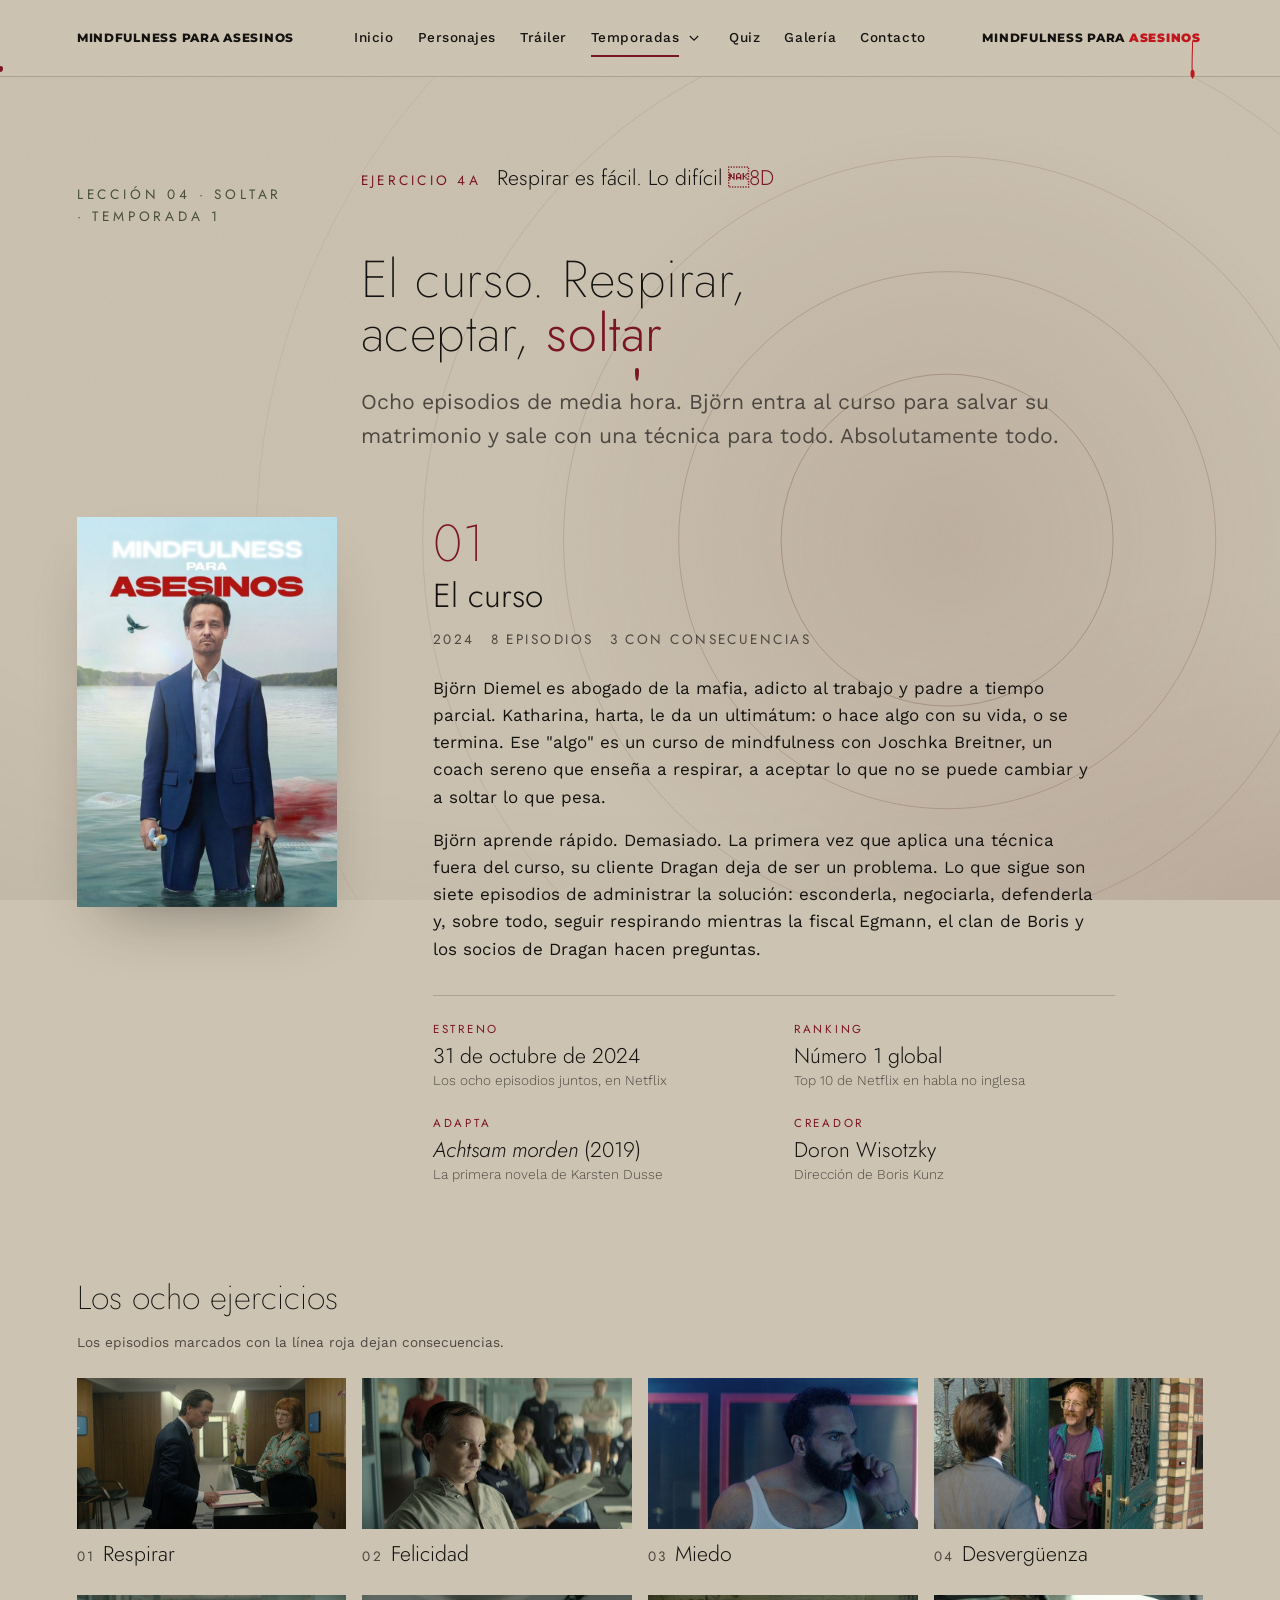
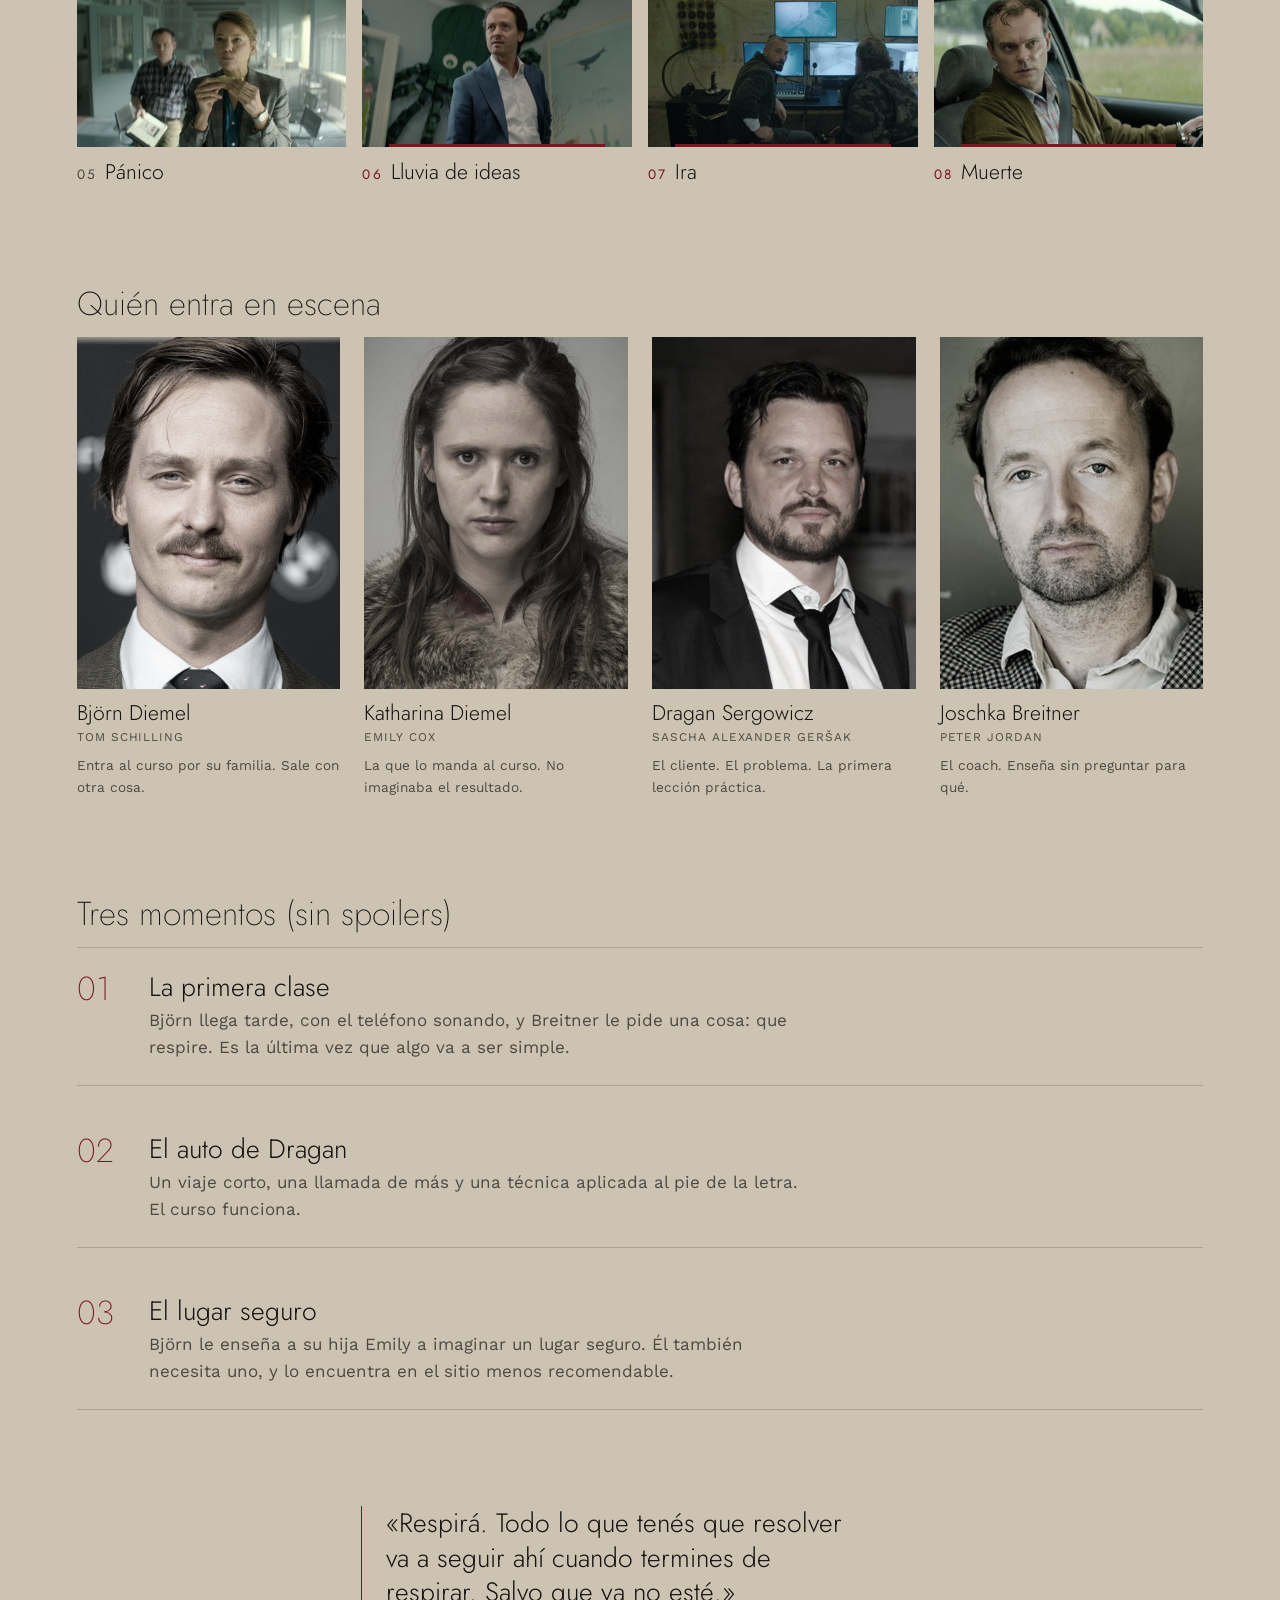
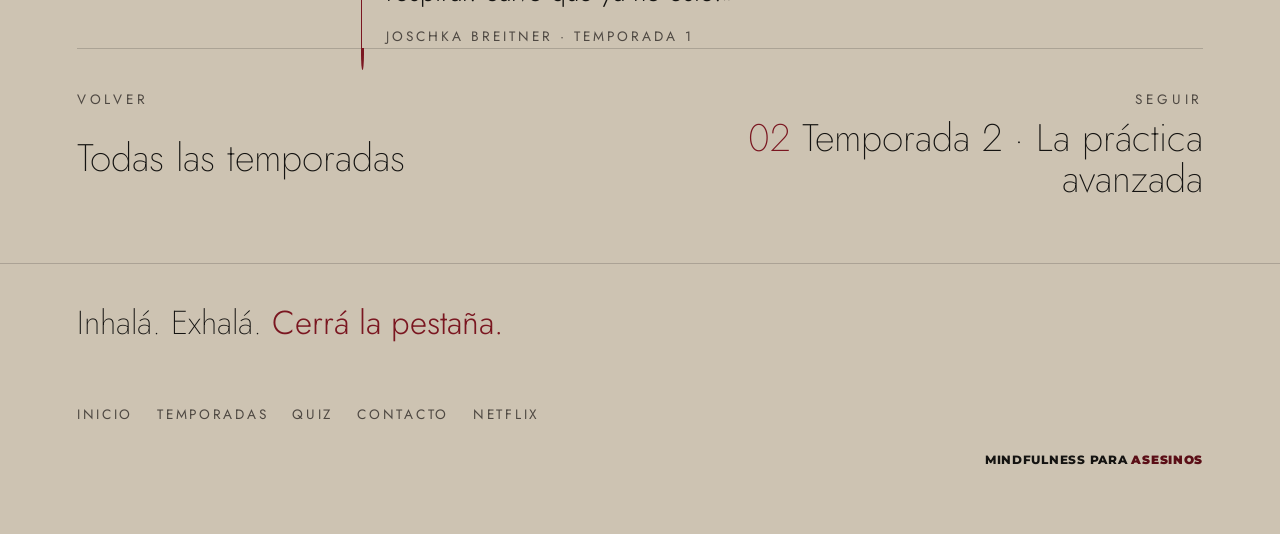
<file: temporada-1.html>
<!doctype html>
<html lang="es" data-stage="2">
<head>
  <meta charset="utf-8">
  <meta name="viewport" content="width=device-width, initial-scale=1">
  <title>Temporada 1 · El curso · Mindfulness para asesinos</title>
  <meta name="description" content="Temporada 1 de Mindfulness para asesinos (2024): sinopsis, los ocho episodios con fotograma, quién entra en escena, tres momentos sin spoilers y la lección de Breitner.">
  <meta name="author" content="Proyecto de clase · Mindfulness para asesinos">
  <meta name="robots" content="index, follow, max-image-preview:large">
  <meta name="theme-color" content="#F3F1EA">
  <meta name="color-scheme" content="light">
  <meta property="og:type" content="website">
  <meta property="og:site_name" content="Mindfulness para asesinos">
  <meta property="og:locale" content="es_AR">
  <meta property="og:title" content="Temporada 1 · El curso · Mindfulness para asesinos">
  <meta property="og:description" content="Temporada 1 de Mindfulness para asesinos (2024): sinopsis, los ocho episodios con fotograma, quién entra en escena, tres momentos sin spoilers y la lección de Breitner.">
  <meta property="og:image" content="assets/img/temporadas/temporada-01.jpg">
  <meta name="twitter:card" content="summary_large_image">
  <meta name="twitter:title" content="Temporada 1 · El curso · Mindfulness para asesinos">
  <meta name="twitter:description" content="Temporada 1 de Mindfulness para asesinos (2024): sinopsis, los ocho episodios con fotograma, quién entra en escena, tres momentos sin spoilers y la lección de Breitner.">
  <meta name="twitter:image" content="assets/img/temporadas/temporada-01.jpg">
  <link rel="preconnect" href="https://fonts.googleapis.com">
  <link rel="preconnect" href="https://fonts.gstatic.com" crossorigin>
  <link href="https://fonts.googleapis.com/css2?family=Jost:wght@200;300;400&family=Montserrat:wght@800;900&family=Work+Sans:wght@400;500&display=swap" rel="stylesheet">
  <link rel="icon" href="data:image/svg+xml,%3Csvg xmlns='http://www.w3.org/2000/svg' viewBox='0 0 32 32'%3E%3Crect width='32' height='32' fill='%23F3F1EA'/%3E%3Cpath d='M16 4c3 7 8 11 8 17a8 8 0 0 1-16 0c0-6 5-10 8-17z' fill='%237A1620'/%3E%3C/svg%3E">
  <script type="application/ld+json">{"@context": "https://schema.org", "@type": "BreadcrumbList", "itemListElement": [{"@type": "ListItem", "position": 1, "name": "Inicio", "item": "index.html"}, {"@type": "ListItem", "position": 2, "name": "Temporadas", "item": "temporadas.html"}, {"@type": "ListItem", "position": 3, "name": "Temporada 1", "item": "temporada-1.html"}]}</script>
  <link rel="stylesheet" href="css/styles.css?v=24">
</head>
<body data-page="temporada-1" data-season="1">

<!-- ===== Fondo: la página respira (anillos), y la sangre le gana terreno lección a lección ===== -->
<div class="breath-bg" aria-hidden="true"><i></i><i></i><i></i><i></i><i></i><span class="breath-bg__word breath-bg__word--in">Inhalá</span><span class="breath-bg__word breath-bg__word--out">Exhalá</span></div>

<!-- ===== SVG global: filtros reutilizables ===== -->
<svg class="svg-defs" aria-hidden="true" focusable="false">
  <defs>
    <filter id="f-wobble" x="-30%" y="-30%" width="160%" height="160%">
      <feTurbulence type="fractalNoise" baseFrequency="0.018 0.026" numOctaves="4" seed="7" result="n"/>
      <feDisplacementMap in="SourceGraphic" in2="n" scale="46" xChannelSelector="R" yChannelSelector="G"/>
    </filter>
    <filter id="f-wobble-2" x="-30%" y="-30%" width="160%" height="160%">
      <feTurbulence type="fractalNoise" baseFrequency="0.03" numOctaves="3" seed="21" result="n"/>
      <feDisplacementMap in="SourceGraphic" in2="n" scale="30" xChannelSelector="R" yChannelSelector="B"/>
      <feGaussianBlur stdDeviation="1.4"/>
    </filter>
    <filter id="f-wobble-small" x="-50%" y="-50%" width="200%" height="200%">
      <feTurbulence type="fractalNoise" baseFrequency="0.09" numOctaves="3" seed="4" result="n"/>
      <feDisplacementMap in="SourceGraphic" in2="n" scale="9" xChannelSelector="R" yChannelSelector="G"/>
    </filter>
    <filter id="f-soft"><feGaussianBlur stdDeviation="7"/></filter>
    <!-- sangre realista: gradiente (centro espeso), borde oscuro (seco), brillo húmedo y grano -->
    <radialGradient id="g-pool" cx="48%" cy="52%" r="60%">
      <stop offset="0" stop-color="#4E0A12"/>
      <stop offset=".55" stop-color="#6E121B"/>
      <stop offset="1" stop-color="#8A1B26"/>
    </radialGradient>
    <filter id="f-blood" x="-30%" y="-30%" width="160%" height="160%" color-interpolation-filters="sRGB">
      <feTurbulence type="fractalNoise" baseFrequency="0.018 0.026" numOctaves="4" seed="7" result="n"/>
      <feDisplacementMap in="SourceGraphic" in2="n" scale="46" xChannelSelector="R" yChannelSelector="G" result="shape"/>
      <feMorphology in="shape" operator="erode" radius="2.5" result="inner"/>
      <feComposite in="shape" in2="inner" operator="out" result="rim"/>
      <feFlood flood-color="#3A060C" flood-opacity=".75" result="rimColor"/>
      <feComposite in="rimColor" in2="rim" operator="in" result="rimDark"/>
      <feGaussianBlur in="shape" stdDeviation="7" result="blurA"/>
      <feSpecularLighting in="blurA" surfaceScale="8" specularConstant=".42" specularExponent="22" lighting-color="#ffe6e6" result="spec">
        <fePointLight x="150" y="40" z="260"/>
      </feSpecularLighting>
      <feComposite in="spec" in2="shape" operator="in" result="specIn"/>
      <feTurbulence type="fractalNoise" baseFrequency="0.9" numOctaves="2" seed="3" result="grain"/>
      <feColorMatrix in="grain" type="matrix" values="0 0 0 0 0  0 0 0 0 0  0 0 0 0 0  0 0 0 .05 0" result="grainA"/>
      <feComposite in="grainA" in2="shape" operator="in" result="grainIn"/>
      <feMerge><feMergeNode in="shape"/><feMergeNode in="grainIn"/><feMergeNode in="rimDark"/><feMergeNode in="specIn"/></feMerge>
    </filter>
    <filter id="f-goo-blood" x="-15%" y="-15%" width="130%" height="140%" color-interpolation-filters="sRGB">
      <feGaussianBlur in="SourceGraphic" stdDeviation="2.4" result="b"/>
      <feTurbulence type="fractalNoise" baseFrequency="0.035" numOctaves="3" seed="9" result="n"/>
      <feDisplacementMap in="b" in2="n" scale="5" xChannelSelector="R" yChannelSelector="G" result="bd"/>
      <feColorMatrix in="bd" type="matrix" values="1 0 0 0 0  0 1 0 0 0  0 0 1 0 0  0 0 0 16 -6" result="goo"/>
      <feGaussianBlur in="goo" stdDeviation=".7" result="shape"/>
      <feMorphology in="shape" operator="erode" radius="1.6" result="inner"/>
      <feComposite in="shape" in2="inner" operator="out" result="rim"/>
      <feFlood flood-color="#33050A" flood-opacity=".7" result="rimColor"/>
      <feComposite in="rimColor" in2="rim" operator="in" result="rimDark"/>
      <feGaussianBlur in="shape" stdDeviation="5" result="blurA"/>
      <feSpecularLighting in="blurA" surfaceScale="7" specularConstant=".42" specularExponent="24" lighting-color="#ffe9e9" result="spec">
        <fePointLight x="120" y="30" z="240"/>
      </feSpecularLighting>
      <feComposite in="spec" in2="shape" operator="in" result="specIn"/>
      <feMerge><feMergeNode in="shape"/><feMergeNode in="rimDark"/><feMergeNode in="specIn"/></feMerge>
    </filter>
    <filter id="f-goo-blood-m" x="-15%" y="-15%" width="130%" height="140%" color-interpolation-filters="sRGB">
      <feGaussianBlur in="SourceGraphic" stdDeviation="1.6" result="b"/>
      <feTurbulence type="fractalNoise" baseFrequency="0.06" numOctaves="3" seed="9" result="n"/>
      <feDisplacementMap in="b" in2="n" scale="3" xChannelSelector="R" yChannelSelector="G" result="bd"/>
      <feColorMatrix in="bd" type="matrix" values="1 0 0 0 0  0 1 0 0 0  0 0 1 0 0  0 0 0 16 -6" result="goo"/>
      <feGaussianBlur in="goo" stdDeviation=".5" result="shape"/>
      <feMorphology in="shape" operator="erode" radius="1" result="inner"/>
      <feComposite in="shape" in2="inner" operator="out" result="rim"/>
      <feFlood flood-color="#33050A" flood-opacity=".7" result="rimColor"/>
      <feComposite in="rimColor" in2="rim" operator="in" result="rimDark"/>
      <feGaussianBlur in="shape" stdDeviation="3" result="blurA"/>
      <feSpecularLighting in="blurA" surfaceScale="4" specularConstant=".28" specularExponent="26" lighting-color="#ffe9e9" result="spec">
        <fePointLight x="70" y="10" z="150"/>
      </feSpecularLighting>
      <feComposite in="spec" in2="shape" operator="in" result="specIn"/>
      <feMerge><feMergeNode in="shape"/><feMergeNode in="rimDark"/><feMergeNode in="specIn"/></feMerge>
    </filter>
    <filter id="f-blood-soft" x="-15%" y="-15%" width="130%" height="140%" color-interpolation-filters="sRGB">
      <feTurbulence type="fractalNoise" baseFrequency="0.05" numOctaves="3" seed="9" result="n"/>
      <feDisplacementMap in="SourceGraphic" in2="n" scale="9" xChannelSelector="R" yChannelSelector="G" result="shape"/>
      <feGaussianBlur in="shape" stdDeviation="3.5" result="blurA"/>
      <feSpecularLighting in="blurA" surfaceScale="4" specularConstant=".07" specularExponent="34" lighting-color="#ffe4e4" result="spec">
        <fePointLight x="120" y="30" z="240"/>
      </feSpecularLighting>
      <feComposite in="spec" in2="shape" operator="in" result="specIn"/>
      <feMerge><feMergeNode in="shape"/><feMergeNode in="specIn"/></feMerge>
    </filter>
    <filter id="f-sat" x="-50%" y="-50%" width="200%" height="200%">
      <feTurbulence type="fractalNoise" baseFrequency="0.05" numOctaves="3" seed="21" result="n"/>
      <feDisplacementMap in="SourceGraphic" in2="n" scale="14" xChannelSelector="R" yChannelSelector="B"/>
    </filter>
    <!-- mancha reutilizable para los bordes de las secciones infectadas -->
    <symbol id="s-stain" viewBox="0 0 600 420">
      <g filter="url(#f-blood)">
        <path fill="url(#g-pool)" d="M300 205 c-40-120 60-140 130-100 c 60 30 90 70 70 130 c-15 50-90 80-150 65 c-70-15-130-40-135-95 c-3-40 40-60 85 0z"/>
        <path fill="#6E121B" d="M150 215 c-40-10-70 20-55 40 c 20 25 60 10 55-40z"/>
        <path fill="#6E121B" d="M470 150 c 30-25 70-10 60 15 c-10 25-50 20-60-15z"/>
        <path fill="#6E121B" d="M330 300 c 8 40 6 80 4 110 c-1 10-12 10-13 0 c-2-30-4-70 9-110z"/>
      </g>
      <g filter="url(#f-sat)" fill="#6E121B">
        <path d="M0-11 C3-5 5-2 5 2 A5 5 0 1 1 -5 2 C-5-2 -3-5 0-11z" transform="translate(520 300) rotate(114) scale(1.40)"/>
        <path d="M0-11 C3-5 5-2 5 2 A5 5 0 1 1 -5 2 C-5-2 -3-5 0-11z" transform="translate(120 120) rotate(-66) scale(1.00)"/>
        <path d="M0-11 C3-5 5-2 5 2 A5 5 0 1 1 -5 2 C-5-2 -3-5 0-11z" transform="translate(400 352) rotate(147) scale(1.70)"/>
        <path d="M0-11 C3-5 5-2 5 2 A5 5 0 1 1 -5 2 C-5-2 -3-5 0-11z" transform="translate(560 270) rotate(105) scale(0.50)"/>
      </g>
    </symbol>
  </defs>
</svg>

<a class="skip-link" href="#main">Saltar al contenido</a>

<!-- ===== Navbar ===== -->
<header class="site-header" id="site-header">
  <nav class="nav" aria-label="Principal">
    <a class="nav__brand" href="index.html">Mindfulness para asesinos</a>

    <ul class="nav__links" id="nav-links">
      <li><a href="index.html">Inicio</a></li>
      <li><a href="personajes.html">Personajes</a></li>
      <li><a href="trailer.html">Tráiler</a></li>
      <li class="nav__item--sub" id="nav-temporadas">
        <a href="temporadas.html" class="nav__sub-link">Temporadas</a><button class="nav__sub-toggle" type="button" aria-expanded="false" aria-controls="sub-temporadas" aria-label="Abrir el submenú de temporadas"><svg viewBox="0 0 12 8" aria-hidden="true"><path d="M1 1l5 5 5-5" fill="none" stroke="currentColor" stroke-width="1.4"/></svg></button>
        <ul class="nav__sub" id="sub-temporadas" aria-label="Temporadas">
          <li><a href="temporada-1.html"><b>01</b><span>Temporada 1</span><small>El curso · 2024</small></a></li>
          <li><a href="temporada-2.html"><b>02</b><span>Temporada 2</span><small>La práctica avanzada · 2026</small></a></li>
          <li><a href="temporada-3.html"><b>03</b><span>Temporada 3</span><small>Al borde del mundo · 2027, en rodaje</small></a></li>
        </ul>
      </li>
      <li><a href="quiz.html">Quiz</a></li>
      <li><a href="galeria.html">Galería</a></li>
      <li><a href="contacto.html">Contacto</a></li>
    </ul>

    <a class="nav__brand nav__brand--stained" href="index.html" aria-label="Mindfulness para asesinos">
      <span aria-hidden="true">Mindfulness para <span class="stain-word">asesinos<svg class="stain-word__drip" viewBox="0 0 6 22" aria-hidden="true"><path d="M3 0 C3 8 1.5 12 3 22" /><circle cx="3" cy="19.5" r="2.4"/></svg></span></span>
    </a>

    <button class="nav__toggle" id="nav-toggle" aria-expanded="false" aria-controls="nav-links" aria-label="Abrir menú">
      <span></span><span></span>
    </button>
  </nav>
</header>

<main id="main" class="page page--season">

  <!-- ===== TEMPORADA 1 ===== -->
  <section class="section section--season" id="temporada" data-stage="2" aria-labelledby="season-title">
    <div class="shell">
      <header class="section__head">
        <p class="eyebrow reveal"><a href="temporadas.html">Lección 04 · Soltar</a> · Temporada 1</p>
        <p class="exercise reveal" data-type="Respirar es fácil. Lo difícil es lo que hacés después de la primera respiración."><span class="exercise__num">Ejercicio 4a</span><span class="exercise__text" aria-label="Respirar es fácil. Lo difícil es lo que hacés después de la primera respiración."></span></p>
        <h1 class="section__title reveal" id="season-title">El curso. Respirar, aceptar, <em class="stain-word">soltar</em></h1>
        <p class="section__lead reveal">Ocho episodios de media hora. Björn entra al curso para salvar su matrimonio y sale con una técnica para todo. Absolutamente todo.</p>
      </header>

      <div class="season-hero reveal">
        <figure class="season__poster"><img src="assets/img/temporadas/temporada-01.jpg" width="480" height="720" alt="Póster de la temporada 1: Björn, de traje, parado en un lago con un peluche y un bolso"></figure>
        <div class="season-hero__body">
          <p class="season-hero__num" aria-hidden="true">01</p>
          <h2 class="season-hero__title">El curso</h2>
          <p class="season-acc__meta"><span>2024</span><span>8 episodios</span><span>3 con consecuencias</span></p>
          <p>Björn Diemel es abogado de la mafia, adicto al trabajo y padre a tiempo parcial. Katharina, harta, le da un ultimátum: o hace algo con su vida, o se termina. Ese "algo" es un curso de mindfulness con Joschka Breitner, un coach sereno que enseña a respirar, a aceptar lo que no se puede cambiar y a soltar lo que pesa.</p>
          <p>Björn aprende rápido. Demasiado. La primera vez que aplica una técnica fuera del curso, su cliente Dragan deja de ser un problema. Lo que sigue son siete episodios de administrar la solución: esconderla, negociarla, defenderla y, sobre todo, seguir respirando mientras la fiscal Egmann, el clan de Boris y los socios de Dragan hacen preguntas.</p>
          <dl class="facts" aria-label="Datos de la temporada 1"><div><dt>Estreno</dt><dd>31 de octubre de 2024<small>Los ocho episodios juntos, en Netflix</small></dd></div><div><dt>Ranking</dt><dd>Número 1 global<small>Top 10 de Netflix en habla no inglesa</small></dd></div><div><dt>Adapta</dt><dd><em>Achtsam morden</em> (2019)<small>La primera novela de Karsten Dusse</small></dd></div><div><dt>Creador</dt><dd>Doron Wisotzky<small>Dirección de Boris Kunz</small></dd></div></dl>
        </div>
      </div>

      <div class="season-block reveal">
        <h2 class="season-block__title">Los ocho ejercicios</h2>
        <p class="season-block__note">Los episodios marcados con la línea roja dejan consecuencias.</p>
        <ol class="eps eps--stills eps--page" aria-label="Episodios de la temporada 1">
            <li>
              <figure class="ep__still"><img src="assets/img/episodios/t1-01.jpg" width="342" height="192" alt="Fotograma del episodio 1 de la temporada 1: Respirar" loading="lazy" onerror="this.parentElement.classList.add('is-placeholder')"></figure>
              <span class="ep__num">01</span><span class="ep__title">Respirar</span>
            </li>
            <li>
              <figure class="ep__still"><img src="assets/img/episodios/t1-02.jpg" width="342" height="192" alt="Fotograma del episodio 2 de la temporada 1: Felicidad" loading="lazy" onerror="this.parentElement.classList.add('is-placeholder')"></figure>
              <span class="ep__num">02</span><span class="ep__title">Felicidad</span>
            </li>
            <li>
              <figure class="ep__still"><img src="assets/img/episodios/t1-03.jpg" width="342" height="192" alt="Fotograma del episodio 3 de la temporada 1: Miedo" loading="lazy" onerror="this.parentElement.classList.add('is-placeholder')"></figure>
              <span class="ep__num">03</span><span class="ep__title">Miedo</span>
            </li>
            <li>
              <figure class="ep__still"><img src="assets/img/episodios/t1-04.jpg" width="342" height="192" alt="Fotograma del episodio 4 de la temporada 1: Desvergüenza" loading="lazy" onerror="this.parentElement.classList.add('is-placeholder')"></figure>
              <span class="ep__num">04</span><span class="ep__title">Desvergüenza</span>
            </li>
            <li>
              <figure class="ep__still"><img src="assets/img/episodios/t1-05.jpg" width="342" height="192" alt="Fotograma del episodio 5 de la temporada 1: Pánico" loading="lazy" onerror="this.parentElement.classList.add('is-placeholder')"></figure>
              <span class="ep__num">05</span><span class="ep__title">Pánico</span>
            </li>
            <li data-stained>
              <figure class="ep__still"><img src="assets/img/episodios/t1-06.jpg" width="342" height="192" alt="Fotograma del episodio 6 de la temporada 1: Lluvia de ideas" loading="lazy" onerror="this.parentElement.classList.add('is-placeholder')"></figure>
              <span class="ep__num">06</span><span class="ep__title">Lluvia de ideas</span>
            </li>
            <li data-stained>
              <figure class="ep__still"><img src="assets/img/episodios/t1-07.jpg" width="342" height="192" alt="Fotograma del episodio 7 de la temporada 1: Ira" loading="lazy" onerror="this.parentElement.classList.add('is-placeholder')"></figure>
              <span class="ep__num">07</span><span class="ep__title">Ira</span>
            </li>
            <li data-stained>
              <figure class="ep__still"><img src="assets/img/episodios/t1-08.jpg" width="342" height="192" alt="Fotograma del episodio 8 de la temporada 1: Muerte" loading="lazy" onerror="this.parentElement.classList.add('is-placeholder')"></figure>
              <span class="ep__num">08</span><span class="ep__title">Muerte</span>
            </li>
        </ol>
      </div>

      <div class="season-block reveal">
        <h2 class="season-block__title">Quién entra en escena</h2>
        <ul class="minis">
          <li class="mini">
            <figure class="mini__media"><img src="assets/img/personajes/bjorn.jpg" width="600" height="800" alt="Björn Diemel" loading="lazy"></figure>
            <h3 class="mini__name">Björn Diemel</h3><p class="mini__actor">Tom Schilling</p><p class="mini__desc">Entra al curso por su familia. Sale con otra cosa.</p>
          </li>
          <li class="mini">
            <figure class="mini__media"><img src="assets/img/personajes/katharina.jpg" width="600" height="800" alt="Katharina Diemel" loading="lazy"></figure>
            <h3 class="mini__name">Katharina Diemel</h3><p class="mini__actor">Emily Cox</p><p class="mini__desc">La que lo manda al curso. No imaginaba el resultado.</p>
          </li>
          <li class="mini">
            <figure class="mini__media"><img src="assets/img/personajes/dragan.jpg" width="600" height="800" alt="Dragan Sergowicz" loading="lazy"></figure>
            <h3 class="mini__name">Dragan Sergowicz</h3><p class="mini__actor">Sascha Alexander Geršak</p><p class="mini__desc">El cliente. El problema. La primera lección práctica.</p>
          </li>
          <li class="mini">
            <figure class="mini__media"><img src="assets/img/personajes/joschka.jpg" width="600" height="800" alt="Joschka Breitner" loading="lazy"></figure>
            <h3 class="mini__name">Joschka Breitner</h3><p class="mini__actor">Peter Jordan</p><p class="mini__desc">El coach. Enseña sin preguntar para qué.</p>
          </li>
        </ul>
      </div>

      <div class="season-block reveal">
        <h2 class="season-block__title">Tres momentos (sin spoilers)</h2>
        <ol class="moments"><li><span class="moment__num">01</span><h3>La primera clase</h3><p>Björn llega tarde, con el teléfono sonando, y Breitner le pide una cosa: que respire. Es la última vez que algo va a ser simple.</p></li><li><span class="moment__num">02</span><h3>El auto de Dragan</h3><p>Un viaje corto, una llamada de más y una técnica aplicada al pie de la letra. El curso funciona.</p></li><li><span class="moment__num">03</span><h3>El lugar seguro</h3><p>Björn le enseña a su hija Emily a imaginar un lugar seguro. Él también necesita uno, y lo encuentra en el sitio menos recomendable.</p></li></ol>
      </div>

      <aside class="mantra reveal">
        <p>«Respirá. Todo lo que tenés que resolver va a seguir ahí cuando termines de respirar. Salvo que ya no esté.»</p>
        <cite>Joschka Breitner · Temporada 1</cite>
      </aside>
    </div>
  </section>

</main>

  <nav class="nextlesson season-nav" aria-label="Otras temporadas">
    <div class="shell season-nav__row">
      <a class="season-nav__link season-nav__link--prev" href="temporadas.html"><span class="nextlesson__eyebrow">Volver</span><span class="season-nav__title">Todas las temporadas</span></a>
      <a class="season-nav__link season-nav__link--next" href="temporada-2.html"><span class="nextlesson__eyebrow">Seguir</span><span class="season-nav__title"><span class="nextlesson__num">02</span> Temporada 2 · La práctica avanzada</span></a>
    </div>
  </nav>

<footer class="footer">
  <div class="shell">
    <p class="footer__close reveal">Inhalá. Exhalá. <span class="stain-word">Cerrá la pestaña.</span></p>
    <nav class="footer__links" aria-label="Pie"><a href="index.html">Inicio</a><a href="temporadas.html">Temporadas</a><a href="quiz.html">Quiz</a><a href="contacto.html">Contacto</a><a href="https://www.netflix.com/title/81554969" target="_blank" rel="noopener">Netflix</a></nav>
    <div class="footer__row">
      <p class="footer__brand">Mindfulness para <span class="stain-word">asesinos</span></p>
    </div>
  </div>
</footer>

<script src="js/blood.js?v=21" defer></script>
<script src="js/main.js?v=21" defer></script>
</body>
</html>
</file>
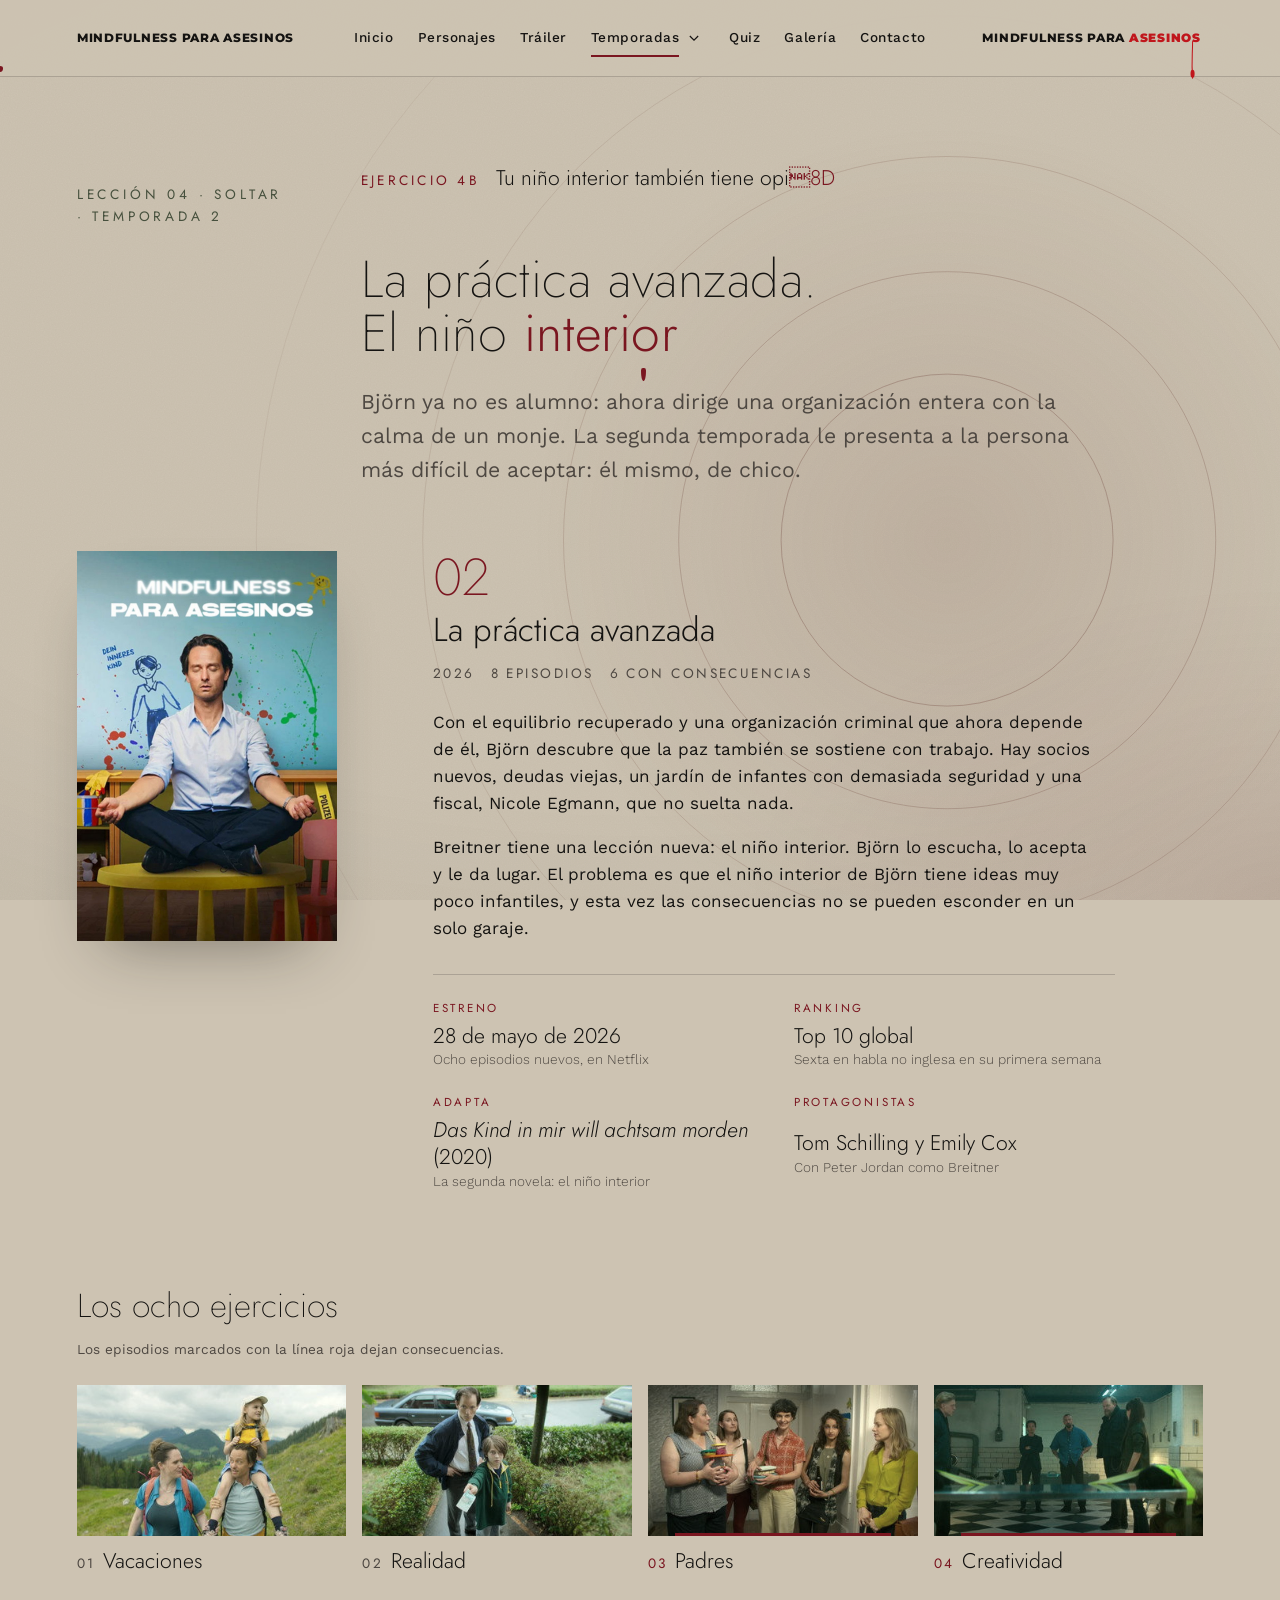
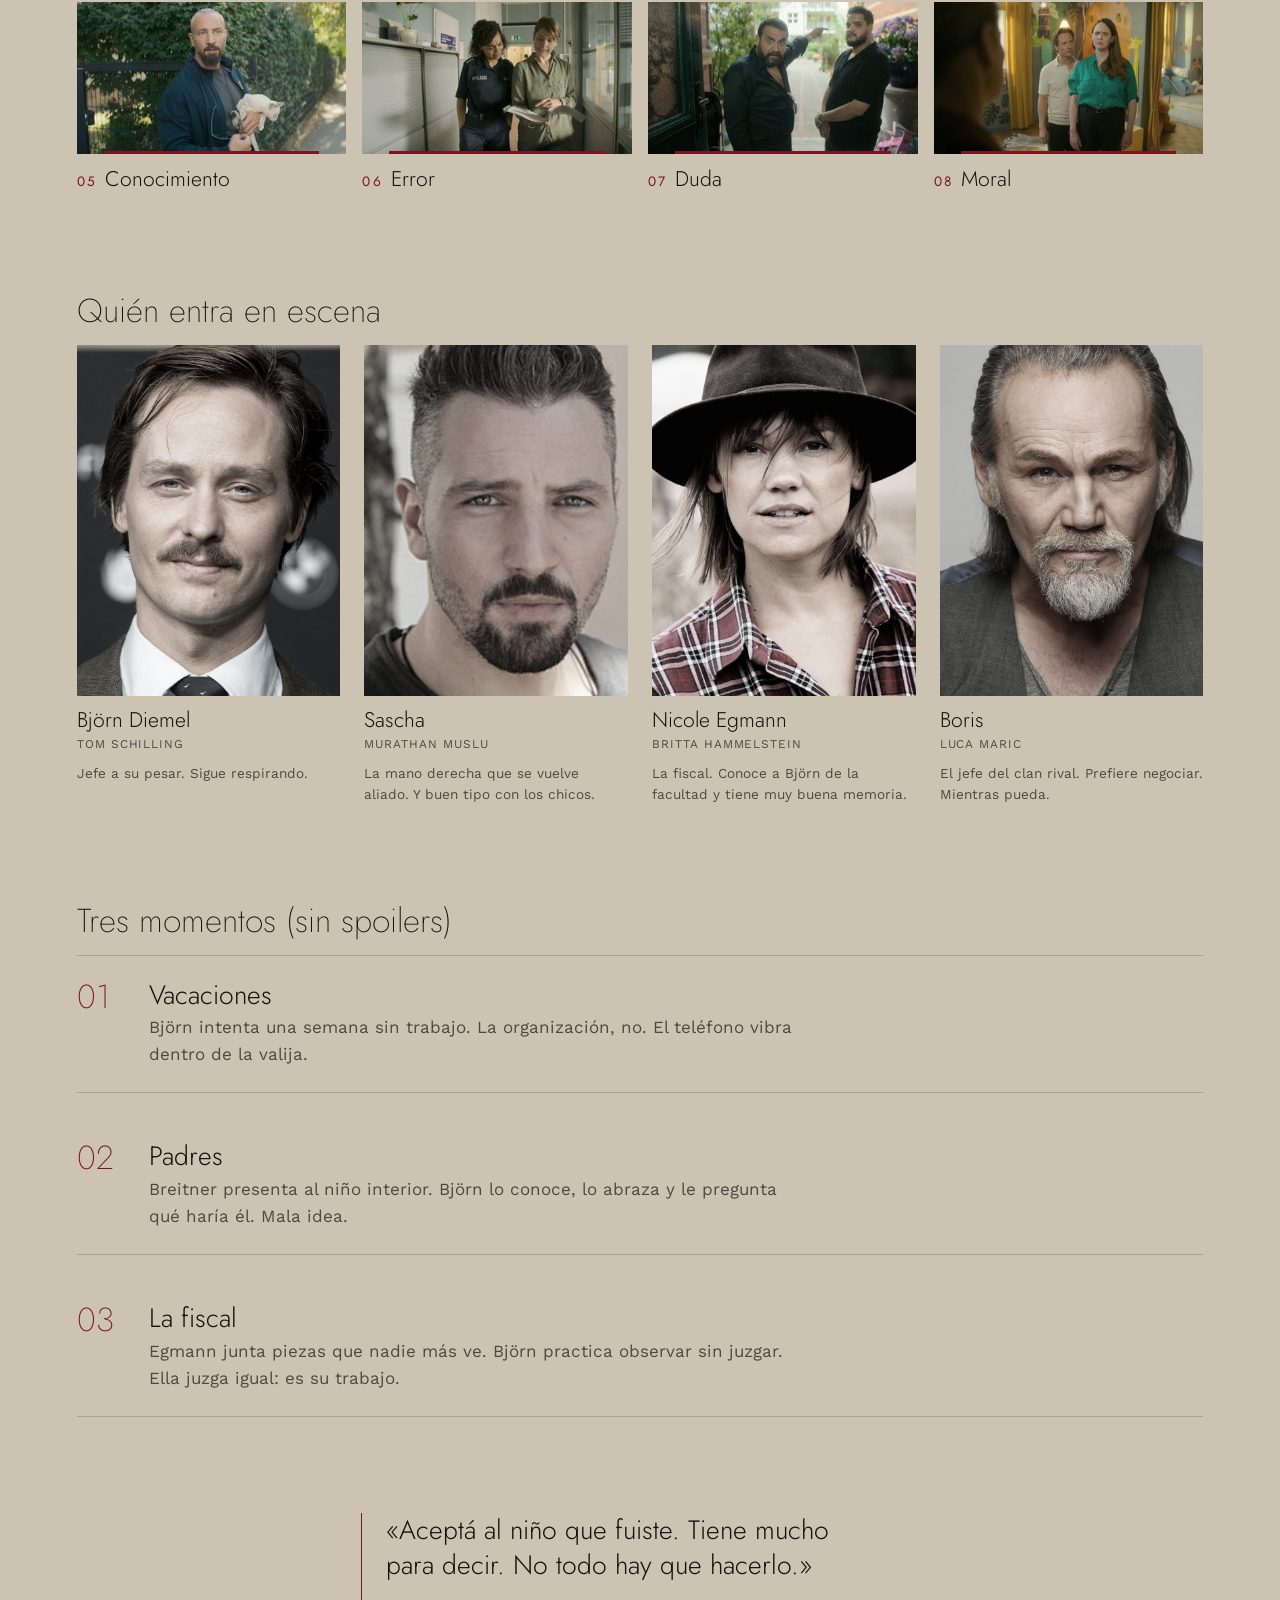
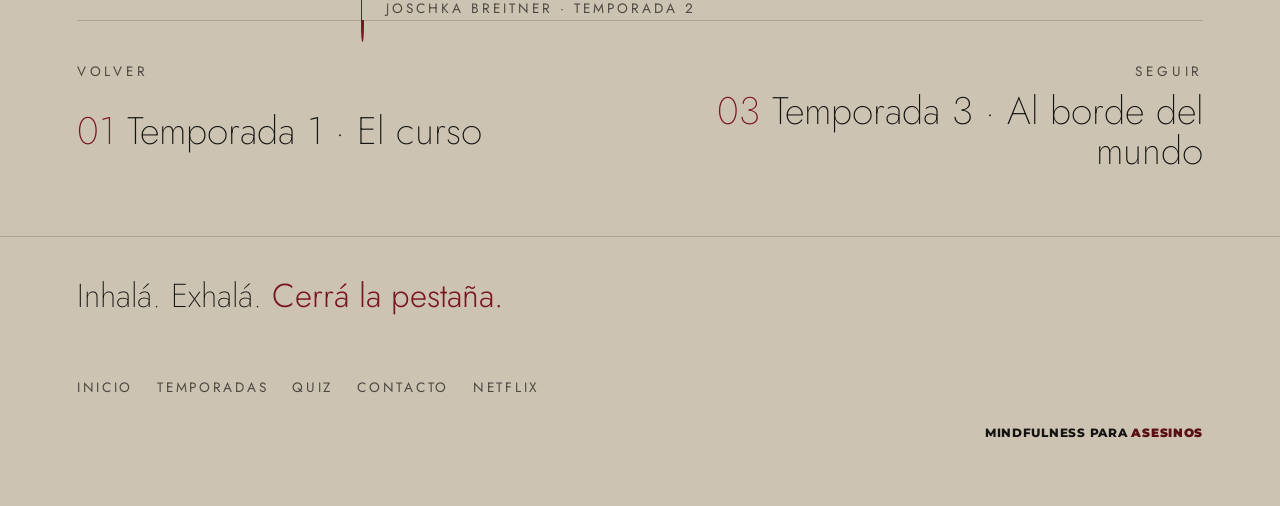
<file: temporada-2.html>
<!doctype html>
<html lang="es" data-stage="2">
<head>
  <meta charset="utf-8">
  <meta name="viewport" content="width=device-width, initial-scale=1">
  <title>Temporada 2 · La práctica avanzada · Mindfulness para asesinos</title>
  <meta name="description" content="Temporada 2 de Mindfulness para asesinos (2026): sinopsis, los ocho episodios con fotograma, quién entra en escena, tres momentos sin spoilers y la lección de Breitner.">
  <meta name="author" content="Proyecto de clase · Mindfulness para asesinos">
  <meta name="robots" content="index, follow, max-image-preview:large">
  <meta name="theme-color" content="#F3F1EA">
  <meta name="color-scheme" content="light">
  <meta property="og:type" content="website">
  <meta property="og:site_name" content="Mindfulness para asesinos">
  <meta property="og:locale" content="es_AR">
  <meta property="og:title" content="Temporada 2 · La práctica avanzada · Mindfulness para asesinos">
  <meta property="og:description" content="Temporada 2 de Mindfulness para asesinos (2026): sinopsis, los ocho episodios con fotograma, quién entra en escena, tres momentos sin spoilers y la lección de Breitner.">
  <meta property="og:image" content="assets/img/temporadas/temporada-02.jpg">
  <meta name="twitter:card" content="summary_large_image">
  <meta name="twitter:title" content="Temporada 2 · La práctica avanzada · Mindfulness para asesinos">
  <meta name="twitter:description" content="Temporada 2 de Mindfulness para asesinos (2026): sinopsis, los ocho episodios con fotograma, quién entra en escena, tres momentos sin spoilers y la lección de Breitner.">
  <meta name="twitter:image" content="assets/img/temporadas/temporada-02.jpg">
  <link rel="preconnect" href="https://fonts.googleapis.com">
  <link rel="preconnect" href="https://fonts.gstatic.com" crossorigin>
  <link href="https://fonts.googleapis.com/css2?family=Jost:wght@200;300;400&family=Montserrat:wght@800;900&family=Work+Sans:wght@400;500&display=swap" rel="stylesheet">
  <link rel="icon" href="data:image/svg+xml,%3Csvg xmlns='http://www.w3.org/2000/svg' viewBox='0 0 32 32'%3E%3Crect width='32' height='32' fill='%23F3F1EA'/%3E%3Cpath d='M16 4c3 7 8 11 8 17a8 8 0 0 1-16 0c0-6 5-10 8-17z' fill='%237A1620'/%3E%3C/svg%3E">
  <script type="application/ld+json">{"@context": "https://schema.org", "@type": "BreadcrumbList", "itemListElement": [{"@type": "ListItem", "position": 1, "name": "Inicio", "item": "index.html"}, {"@type": "ListItem", "position": 2, "name": "Temporadas", "item": "temporadas.html"}, {"@type": "ListItem", "position": 3, "name": "Temporada 2", "item": "temporada-2.html"}]}</script>
  <link rel="stylesheet" href="css/styles.css?v=24">
</head>
<body data-page="temporada-2" data-season="2">

<!-- ===== Fondo: la página respira (anillos), y la sangre le gana terreno lección a lección ===== -->
<div class="breath-bg" aria-hidden="true"><i></i><i></i><i></i><i></i><i></i><span class="breath-bg__word breath-bg__word--in">Inhalá</span><span class="breath-bg__word breath-bg__word--out">Exhalá</span></div>

<!-- ===== SVG global: filtros reutilizables ===== -->
<svg class="svg-defs" aria-hidden="true" focusable="false">
  <defs>
    <filter id="f-wobble" x="-30%" y="-30%" width="160%" height="160%">
      <feTurbulence type="fractalNoise" baseFrequency="0.018 0.026" numOctaves="4" seed="7" result="n"/>
      <feDisplacementMap in="SourceGraphic" in2="n" scale="46" xChannelSelector="R" yChannelSelector="G"/>
    </filter>
    <filter id="f-wobble-2" x="-30%" y="-30%" width="160%" height="160%">
      <feTurbulence type="fractalNoise" baseFrequency="0.03" numOctaves="3" seed="21" result="n"/>
      <feDisplacementMap in="SourceGraphic" in2="n" scale="30" xChannelSelector="R" yChannelSelector="B"/>
      <feGaussianBlur stdDeviation="1.4"/>
    </filter>
    <filter id="f-wobble-small" x="-50%" y="-50%" width="200%" height="200%">
      <feTurbulence type="fractalNoise" baseFrequency="0.09" numOctaves="3" seed="4" result="n"/>
      <feDisplacementMap in="SourceGraphic" in2="n" scale="9" xChannelSelector="R" yChannelSelector="G"/>
    </filter>
    <filter id="f-soft"><feGaussianBlur stdDeviation="7"/></filter>
    <!-- sangre realista: gradiente (centro espeso), borde oscuro (seco), brillo húmedo y grano -->
    <radialGradient id="g-pool" cx="48%" cy="52%" r="60%">
      <stop offset="0" stop-color="#4E0A12"/>
      <stop offset=".55" stop-color="#6E121B"/>
      <stop offset="1" stop-color="#8A1B26"/>
    </radialGradient>
    <filter id="f-blood" x="-30%" y="-30%" width="160%" height="160%" color-interpolation-filters="sRGB">
      <feTurbulence type="fractalNoise" baseFrequency="0.018 0.026" numOctaves="4" seed="7" result="n"/>
      <feDisplacementMap in="SourceGraphic" in2="n" scale="46" xChannelSelector="R" yChannelSelector="G" result="shape"/>
      <feMorphology in="shape" operator="erode" radius="2.5" result="inner"/>
      <feComposite in="shape" in2="inner" operator="out" result="rim"/>
      <feFlood flood-color="#3A060C" flood-opacity=".75" result="rimColor"/>
      <feComposite in="rimColor" in2="rim" operator="in" result="rimDark"/>
      <feGaussianBlur in="shape" stdDeviation="7" result="blurA"/>
      <feSpecularLighting in="blurA" surfaceScale="8" specularConstant=".42" specularExponent="22" lighting-color="#ffe6e6" result="spec">
        <fePointLight x="150" y="40" z="260"/>
      </feSpecularLighting>
      <feComposite in="spec" in2="shape" operator="in" result="specIn"/>
      <feTurbulence type="fractalNoise" baseFrequency="0.9" numOctaves="2" seed="3" result="grain"/>
      <feColorMatrix in="grain" type="matrix" values="0 0 0 0 0  0 0 0 0 0  0 0 0 0 0  0 0 0 .05 0" result="grainA"/>
      <feComposite in="grainA" in2="shape" operator="in" result="grainIn"/>
      <feMerge><feMergeNode in="shape"/><feMergeNode in="grainIn"/><feMergeNode in="rimDark"/><feMergeNode in="specIn"/></feMerge>
    </filter>
    <filter id="f-goo-blood" x="-15%" y="-15%" width="130%" height="140%" color-interpolation-filters="sRGB">
      <feGaussianBlur in="SourceGraphic" stdDeviation="2.4" result="b"/>
      <feTurbulence type="fractalNoise" baseFrequency="0.035" numOctaves="3" seed="9" result="n"/>
      <feDisplacementMap in="b" in2="n" scale="5" xChannelSelector="R" yChannelSelector="G" result="bd"/>
      <feColorMatrix in="bd" type="matrix" values="1 0 0 0 0  0 1 0 0 0  0 0 1 0 0  0 0 0 16 -6" result="goo"/>
      <feGaussianBlur in="goo" stdDeviation=".7" result="shape"/>
      <feMorphology in="shape" operator="erode" radius="1.6" result="inner"/>
      <feComposite in="shape" in2="inner" operator="out" result="rim"/>
      <feFlood flood-color="#33050A" flood-opacity=".7" result="rimColor"/>
      <feComposite in="rimColor" in2="rim" operator="in" result="rimDark"/>
      <feGaussianBlur in="shape" stdDeviation="5" result="blurA"/>
      <feSpecularLighting in="blurA" surfaceScale="7" specularConstant=".42" specularExponent="24" lighting-color="#ffe9e9" result="spec">
        <fePointLight x="120" y="30" z="240"/>
      </feSpecularLighting>
      <feComposite in="spec" in2="shape" operator="in" result="specIn"/>
      <feMerge><feMergeNode in="shape"/><feMergeNode in="rimDark"/><feMergeNode in="specIn"/></feMerge>
    </filter>
    <filter id="f-goo-blood-m" x="-15%" y="-15%" width="130%" height="140%" color-interpolation-filters="sRGB">
      <feGaussianBlur in="SourceGraphic" stdDeviation="1.6" result="b"/>
      <feTurbulence type="fractalNoise" baseFrequency="0.06" numOctaves="3" seed="9" result="n"/>
      <feDisplacementMap in="b" in2="n" scale="3" xChannelSelector="R" yChannelSelector="G" result="bd"/>
      <feColorMatrix in="bd" type="matrix" values="1 0 0 0 0  0 1 0 0 0  0 0 1 0 0  0 0 0 16 -6" result="goo"/>
      <feGaussianBlur in="goo" stdDeviation=".5" result="shape"/>
      <feMorphology in="shape" operator="erode" radius="1" result="inner"/>
      <feComposite in="shape" in2="inner" operator="out" result="rim"/>
      <feFlood flood-color="#33050A" flood-opacity=".7" result="rimColor"/>
      <feComposite in="rimColor" in2="rim" operator="in" result="rimDark"/>
      <feGaussianBlur in="shape" stdDeviation="3" result="blurA"/>
      <feSpecularLighting in="blurA" surfaceScale="4" specularConstant=".28" specularExponent="26" lighting-color="#ffe9e9" result="spec">
        <fePointLight x="70" y="10" z="150"/>
      </feSpecularLighting>
      <feComposite in="spec" in2="shape" operator="in" result="specIn"/>
      <feMerge><feMergeNode in="shape"/><feMergeNode in="rimDark"/><feMergeNode in="specIn"/></feMerge>
    </filter>
    <filter id="f-blood-soft" x="-15%" y="-15%" width="130%" height="140%" color-interpolation-filters="sRGB">
      <feTurbulence type="fractalNoise" baseFrequency="0.05" numOctaves="3" seed="9" result="n"/>
      <feDisplacementMap in="SourceGraphic" in2="n" scale="9" xChannelSelector="R" yChannelSelector="G" result="shape"/>
      <feGaussianBlur in="shape" stdDeviation="3.5" result="blurA"/>
      <feSpecularLighting in="blurA" surfaceScale="4" specularConstant=".07" specularExponent="34" lighting-color="#ffe4e4" result="spec">
        <fePointLight x="120" y="30" z="240"/>
      </feSpecularLighting>
      <feComposite in="spec" in2="shape" operator="in" result="specIn"/>
      <feMerge><feMergeNode in="shape"/><feMergeNode in="specIn"/></feMerge>
    </filter>
    <filter id="f-sat" x="-50%" y="-50%" width="200%" height="200%">
      <feTurbulence type="fractalNoise" baseFrequency="0.05" numOctaves="3" seed="21" result="n"/>
      <feDisplacementMap in="SourceGraphic" in2="n" scale="14" xChannelSelector="R" yChannelSelector="B"/>
    </filter>
    <!-- mancha reutilizable para los bordes de las secciones infectadas -->
    <symbol id="s-stain" viewBox="0 0 600 420">
      <g filter="url(#f-blood)">
        <path fill="url(#g-pool)" d="M300 205 c-40-120 60-140 130-100 c 60 30 90 70 70 130 c-15 50-90 80-150 65 c-70-15-130-40-135-95 c-3-40 40-60 85 0z"/>
        <path fill="#6E121B" d="M150 215 c-40-10-70 20-55 40 c 20 25 60 10 55-40z"/>
        <path fill="#6E121B" d="M470 150 c 30-25 70-10 60 15 c-10 25-50 20-60-15z"/>
        <path fill="#6E121B" d="M330 300 c 8 40 6 80 4 110 c-1 10-12 10-13 0 c-2-30-4-70 9-110z"/>
      </g>
      <g filter="url(#f-sat)" fill="#6E121B">
        <path d="M0-11 C3-5 5-2 5 2 A5 5 0 1 1 -5 2 C-5-2 -3-5 0-11z" transform="translate(520 300) rotate(114) scale(1.40)"/>
        <path d="M0-11 C3-5 5-2 5 2 A5 5 0 1 1 -5 2 C-5-2 -3-5 0-11z" transform="translate(120 120) rotate(-66) scale(1.00)"/>
        <path d="M0-11 C3-5 5-2 5 2 A5 5 0 1 1 -5 2 C-5-2 -3-5 0-11z" transform="translate(400 352) rotate(147) scale(1.70)"/>
        <path d="M0-11 C3-5 5-2 5 2 A5 5 0 1 1 -5 2 C-5-2 -3-5 0-11z" transform="translate(560 270) rotate(105) scale(0.50)"/>
      </g>
    </symbol>
  </defs>
</svg>

<a class="skip-link" href="#main">Saltar al contenido</a>

<!-- ===== Navbar ===== -->
<header class="site-header" id="site-header">
  <nav class="nav" aria-label="Principal">
    <a class="nav__brand" href="index.html">Mindfulness para asesinos</a>

    <ul class="nav__links" id="nav-links">
      <li><a href="index.html">Inicio</a></li>
      <li><a href="personajes.html">Personajes</a></li>
      <li><a href="trailer.html">Tráiler</a></li>
      <li class="nav__item--sub" id="nav-temporadas">
        <a href="temporadas.html" class="nav__sub-link">Temporadas</a><button class="nav__sub-toggle" type="button" aria-expanded="false" aria-controls="sub-temporadas" aria-label="Abrir el submenú de temporadas"><svg viewBox="0 0 12 8" aria-hidden="true"><path d="M1 1l5 5 5-5" fill="none" stroke="currentColor" stroke-width="1.4"/></svg></button>
        <ul class="nav__sub" id="sub-temporadas" aria-label="Temporadas">
          <li><a href="temporada-1.html"><b>01</b><span>Temporada 1</span><small>El curso · 2024</small></a></li>
          <li><a href="temporada-2.html"><b>02</b><span>Temporada 2</span><small>La práctica avanzada · 2026</small></a></li>
          <li><a href="temporada-3.html"><b>03</b><span>Temporada 3</span><small>Al borde del mundo · 2027, en rodaje</small></a></li>
        </ul>
      </li>
      <li><a href="quiz.html">Quiz</a></li>
      <li><a href="galeria.html">Galería</a></li>
      <li><a href="contacto.html">Contacto</a></li>
    </ul>

    <a class="nav__brand nav__brand--stained" href="index.html" aria-label="Mindfulness para asesinos">
      <span aria-hidden="true">Mindfulness para <span class="stain-word">asesinos<svg class="stain-word__drip" viewBox="0 0 6 22" aria-hidden="true"><path d="M3 0 C3 8 1.5 12 3 22" /><circle cx="3" cy="19.5" r="2.4"/></svg></span></span>
    </a>

    <button class="nav__toggle" id="nav-toggle" aria-expanded="false" aria-controls="nav-links" aria-label="Abrir menú">
      <span></span><span></span>
    </button>
  </nav>
</header>

<main id="main" class="page page--season">

  <!-- ===== TEMPORADA 2 ===== -->
  <section class="section section--season" id="temporada" data-stage="2" aria-labelledby="season-title">
    <div class="shell">
      <header class="section__head">
        <p class="eyebrow reveal"><a href="temporadas.html">Lección 04 · Soltar</a> · Temporada 2</p>
        <p class="exercise reveal" data-type="Tu niño interior también tiene opiniones. Escuchalo. Después decidí si le hacés caso."><span class="exercise__num">Ejercicio 4b</span><span class="exercise__text" aria-label="Tu niño interior también tiene opiniones. Escuchalo. Después decidí si le hacés caso."></span></p>
        <h1 class="section__title reveal" id="season-title">La práctica avanzada. El niño <em class="stain-word">interior</em></h1>
        <p class="section__lead reveal">Björn ya no es alumno: ahora dirige una organización entera con la calma de un monje. La segunda temporada le presenta a la persona más difícil de aceptar: él mismo, de chico.</p>
      </header>

      <div class="season-hero reveal">
        <figure class="season__poster"><img src="assets/img/temporadas/temporada-02.jpg" width="480" height="720" alt="Póster de la temporada 2 de Mindfulness para asesinos"></figure>
        <div class="season-hero__body">
          <p class="season-hero__num" aria-hidden="true">02</p>
          <h2 class="season-hero__title">La práctica avanzada</h2>
          <p class="season-acc__meta"><span>2026</span><span>8 episodios</span><span>6 con consecuencias</span></p>
          <p>Con el equilibrio recuperado y una organización criminal que ahora depende de él, Björn descubre que la paz también se sostiene con trabajo. Hay socios nuevos, deudas viejas, un jardín de infantes con demasiada seguridad y una fiscal, Nicole Egmann, que no suelta nada.</p>
          <p>Breitner tiene una lección nueva: el niño interior. Björn lo escucha, lo acepta y le da lugar. El problema es que el niño interior de Björn tiene ideas muy poco infantiles, y esta vez las consecuencias no se pueden esconder en un solo garaje.</p>
          <dl class="facts" aria-label="Datos de la temporada 2"><div><dt>Estreno</dt><dd>28 de mayo de 2026<small>Ocho episodios nuevos, en Netflix</small></dd></div><div><dt>Ranking</dt><dd>Top 10 global<small>Sexta en habla no inglesa en su primera semana</small></dd></div><div><dt>Adapta</dt><dd><em>Das Kind in mir will achtsam morden</em> (2020)<small>La segunda novela: el niño interior</small></dd></div><div><dt>Protagonistas</dt><dd>Tom Schilling y Emily Cox<small>Con Peter Jordan como Breitner</small></dd></div></dl>
        </div>
      </div>

      <div class="season-block reveal">
        <h2 class="season-block__title">Los ocho ejercicios</h2>
        <p class="season-block__note">Los episodios marcados con la línea roja dejan consecuencias.</p>
        <ol class="eps eps--stills eps--page" aria-label="Episodios de la temporada 2">
            <li>
              <figure class="ep__still"><img src="assets/img/episodios/t2-01.jpg" width="342" height="192" alt="Fotograma del episodio 1 de la temporada 2: Vacaciones" loading="lazy" onerror="this.parentElement.classList.add('is-placeholder')"></figure>
              <span class="ep__num">01</span><span class="ep__title">Vacaciones</span>
            </li>
            <li>
              <figure class="ep__still"><img src="assets/img/episodios/t2-02.jpg" width="342" height="192" alt="Fotograma del episodio 2 de la temporada 2: Realidad" loading="lazy" onerror="this.parentElement.classList.add('is-placeholder')"></figure>
              <span class="ep__num">02</span><span class="ep__title">Realidad</span>
            </li>
            <li data-stained>
              <figure class="ep__still"><img src="assets/img/episodios/t2-03.jpg" width="342" height="192" alt="Fotograma del episodio 3 de la temporada 2: Padres" loading="lazy" onerror="this.parentElement.classList.add('is-placeholder')"></figure>
              <span class="ep__num">03</span><span class="ep__title">Padres</span>
            </li>
            <li data-stained>
              <figure class="ep__still"><img src="assets/img/episodios/t2-04.jpg" width="342" height="192" alt="Fotograma del episodio 4 de la temporada 2: Creatividad" loading="lazy" onerror="this.parentElement.classList.add('is-placeholder')"></figure>
              <span class="ep__num">04</span><span class="ep__title">Creatividad</span>
            </li>
            <li data-stained>
              <figure class="ep__still"><img src="assets/img/episodios/t2-05.jpg" width="342" height="192" alt="Fotograma del episodio 5 de la temporada 2: Conocimiento" loading="lazy" onerror="this.parentElement.classList.add('is-placeholder')"></figure>
              <span class="ep__num">05</span><span class="ep__title">Conocimiento</span>
            </li>
            <li data-stained>
              <figure class="ep__still"><img src="assets/img/episodios/t2-06.jpg" width="342" height="192" alt="Fotograma del episodio 6 de la temporada 2: Error" loading="lazy" onerror="this.parentElement.classList.add('is-placeholder')"></figure>
              <span class="ep__num">06</span><span class="ep__title">Error</span>
            </li>
            <li data-stained>
              <figure class="ep__still"><img src="assets/img/episodios/t2-07.jpg" width="342" height="192" alt="Fotograma del episodio 7 de la temporada 2: Duda" loading="lazy" onerror="this.parentElement.classList.add('is-placeholder')"></figure>
              <span class="ep__num">07</span><span class="ep__title">Duda</span>
            </li>
            <li data-stained>
              <figure class="ep__still"><img src="assets/img/episodios/t2-08.jpg" width="342" height="192" alt="Fotograma del episodio 8 de la temporada 2: Moral" loading="lazy" onerror="this.parentElement.classList.add('is-placeholder')"></figure>
              <span class="ep__num">08</span><span class="ep__title">Moral</span>
            </li>
        </ol>
      </div>

      <div class="season-block reveal">
        <h2 class="season-block__title">Quién entra en escena</h2>
        <ul class="minis">
          <li class="mini">
            <figure class="mini__media"><img src="assets/img/personajes/bjorn.jpg" width="600" height="800" alt="Björn Diemel" loading="lazy"></figure>
            <h3 class="mini__name">Björn Diemel</h3><p class="mini__actor">Tom Schilling</p><p class="mini__desc">Jefe a su pesar. Sigue respirando.</p>
          </li>
          <li class="mini">
            <figure class="mini__media"><img src="assets/img/personajes/sascha.jpg" width="600" height="800" alt="Sascha" loading="lazy"></figure>
            <h3 class="mini__name">Sascha</h3><p class="mini__actor">Murathan Muslu</p><p class="mini__desc">La mano derecha que se vuelve aliado. Y buen tipo con los chicos.</p>
          </li>
          <li class="mini">
            <figure class="mini__media"><img src="assets/img/personajes/nicole.jpg" width="600" height="800" alt="Nicole Egmann" loading="lazy"></figure>
            <h3 class="mini__name">Nicole Egmann</h3><p class="mini__actor">Britta Hammelstein</p><p class="mini__desc">La fiscal. Conoce a Björn de la facultad y tiene muy buena memoria.</p>
          </li>
          <li class="mini">
            <figure class="mini__media"><img src="assets/img/personajes/boris.jpg" width="600" height="800" alt="Boris" loading="lazy"></figure>
            <h3 class="mini__name">Boris</h3><p class="mini__actor">Luca Maric</p><p class="mini__desc">El jefe del clan rival. Prefiere negociar. Mientras pueda.</p>
          </li>
        </ul>
      </div>

      <div class="season-block reveal">
        <h2 class="season-block__title">Tres momentos (sin spoilers)</h2>
        <ol class="moments"><li><span class="moment__num">01</span><h3>Vacaciones</h3><p>Björn intenta una semana sin trabajo. La organización, no. El teléfono vibra dentro de la valija.</p></li><li><span class="moment__num">02</span><h3>Padres</h3><p>Breitner presenta al niño interior. Björn lo conoce, lo abraza y le pregunta qué haría él. Mala idea.</p></li><li><span class="moment__num">03</span><h3>La fiscal</h3><p>Egmann junta piezas que nadie más ve. Björn practica observar sin juzgar. Ella juzga igual: es su trabajo.</p></li></ol>
      </div>

      <aside class="mantra reveal">
        <p>«Aceptá al niño que fuiste. Tiene mucho para decir. No todo hay que hacerlo.»</p>
        <cite>Joschka Breitner · Temporada 2</cite>
      </aside>
    </div>
  </section>

</main>

  <nav class="nextlesson season-nav" aria-label="Otras temporadas">
    <div class="shell season-nav__row">
      <a class="season-nav__link season-nav__link--prev" href="temporada-1.html"><span class="nextlesson__eyebrow">Volver</span><span class="season-nav__title"><span class="nextlesson__num">01</span> Temporada 1 · El curso</span></a>
      <a class="season-nav__link season-nav__link--next" href="temporada-3.html"><span class="nextlesson__eyebrow">Seguir</span><span class="season-nav__title"><span class="nextlesson__num">03</span> Temporada 3 · Al borde del mundo</span></a>
    </div>
  </nav>

<footer class="footer">
  <div class="shell">
    <p class="footer__close reveal">Inhalá. Exhalá. <span class="stain-word">Cerrá la pestaña.</span></p>
    <nav class="footer__links" aria-label="Pie"><a href="index.html">Inicio</a><a href="temporadas.html">Temporadas</a><a href="quiz.html">Quiz</a><a href="contacto.html">Contacto</a><a href="https://www.netflix.com/title/81554969" target="_blank" rel="noopener">Netflix</a></nav>
    <div class="footer__row">
      <p class="footer__brand">Mindfulness para <span class="stain-word">asesinos</span></p>
    </div>
  </div>
</footer>

<script src="js/blood.js?v=21" defer></script>
<script src="js/main.js?v=21" defer></script>
</body>
</html>
</file>
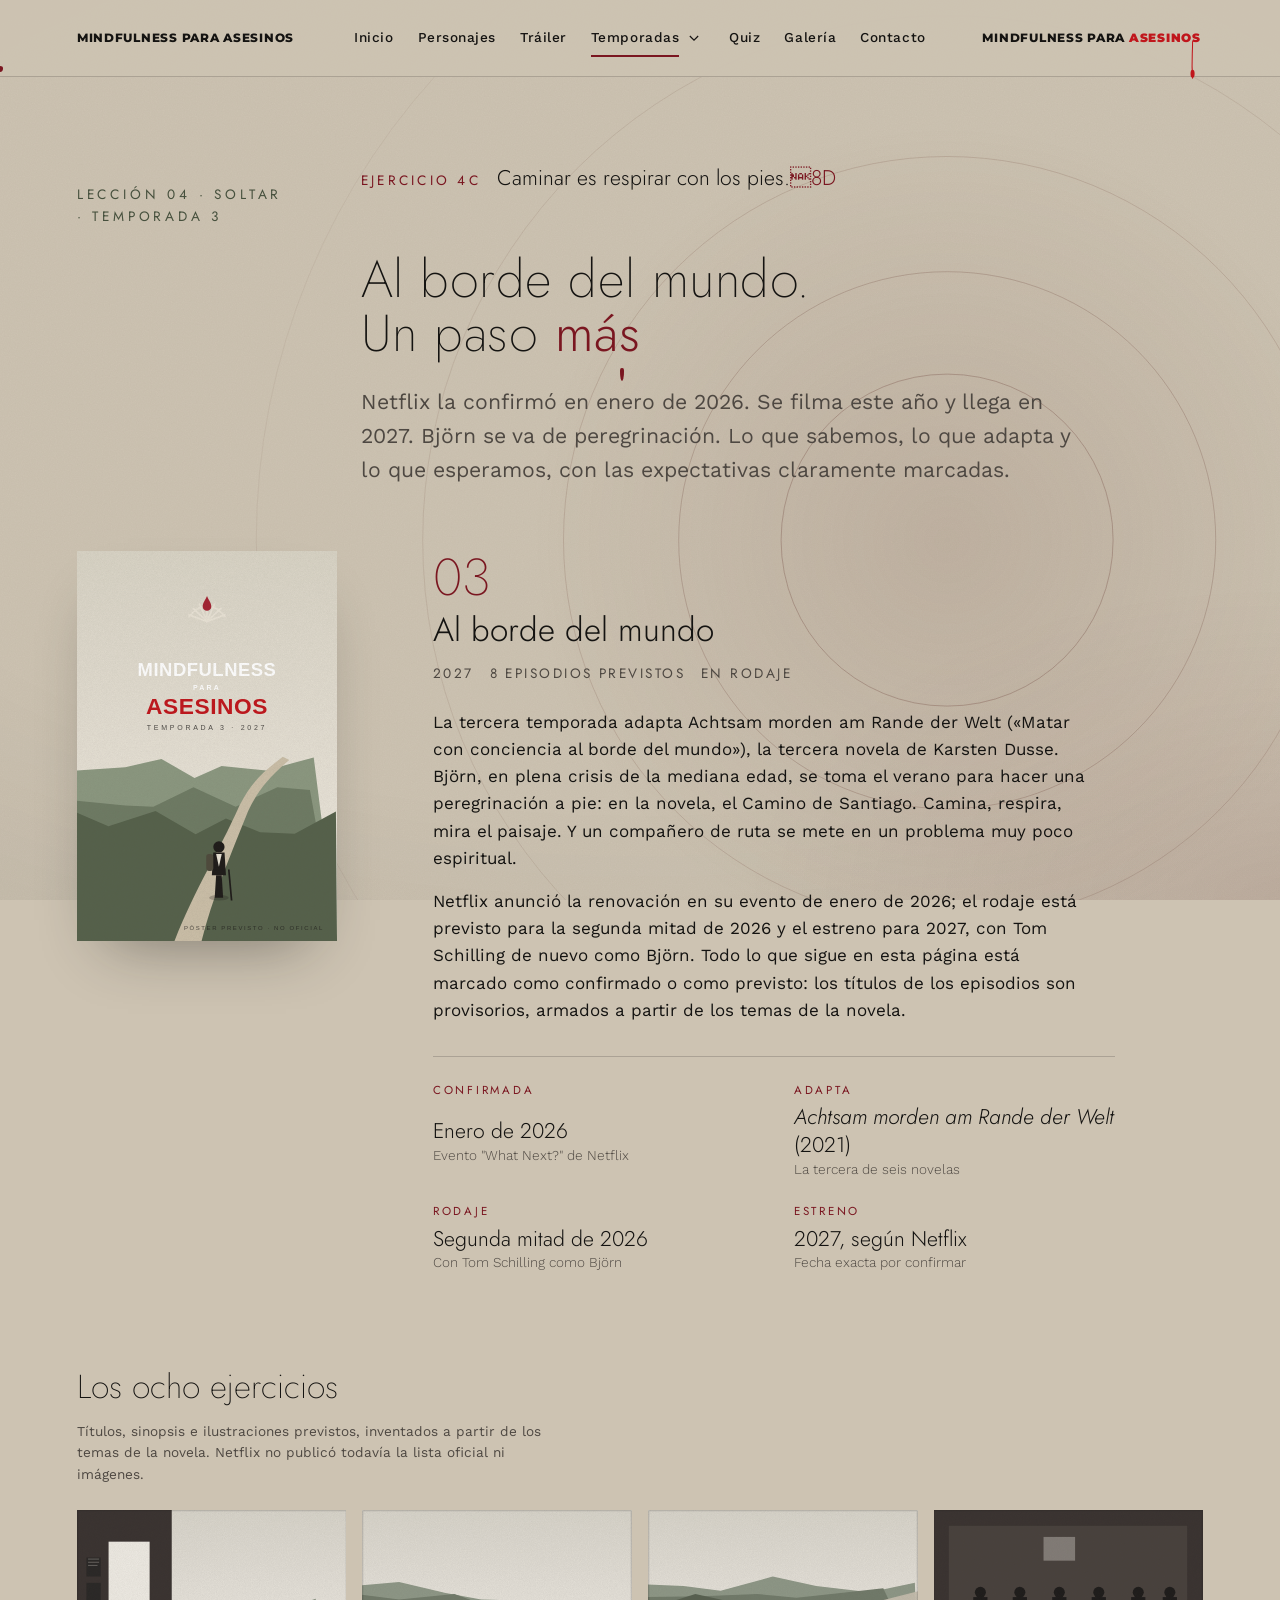
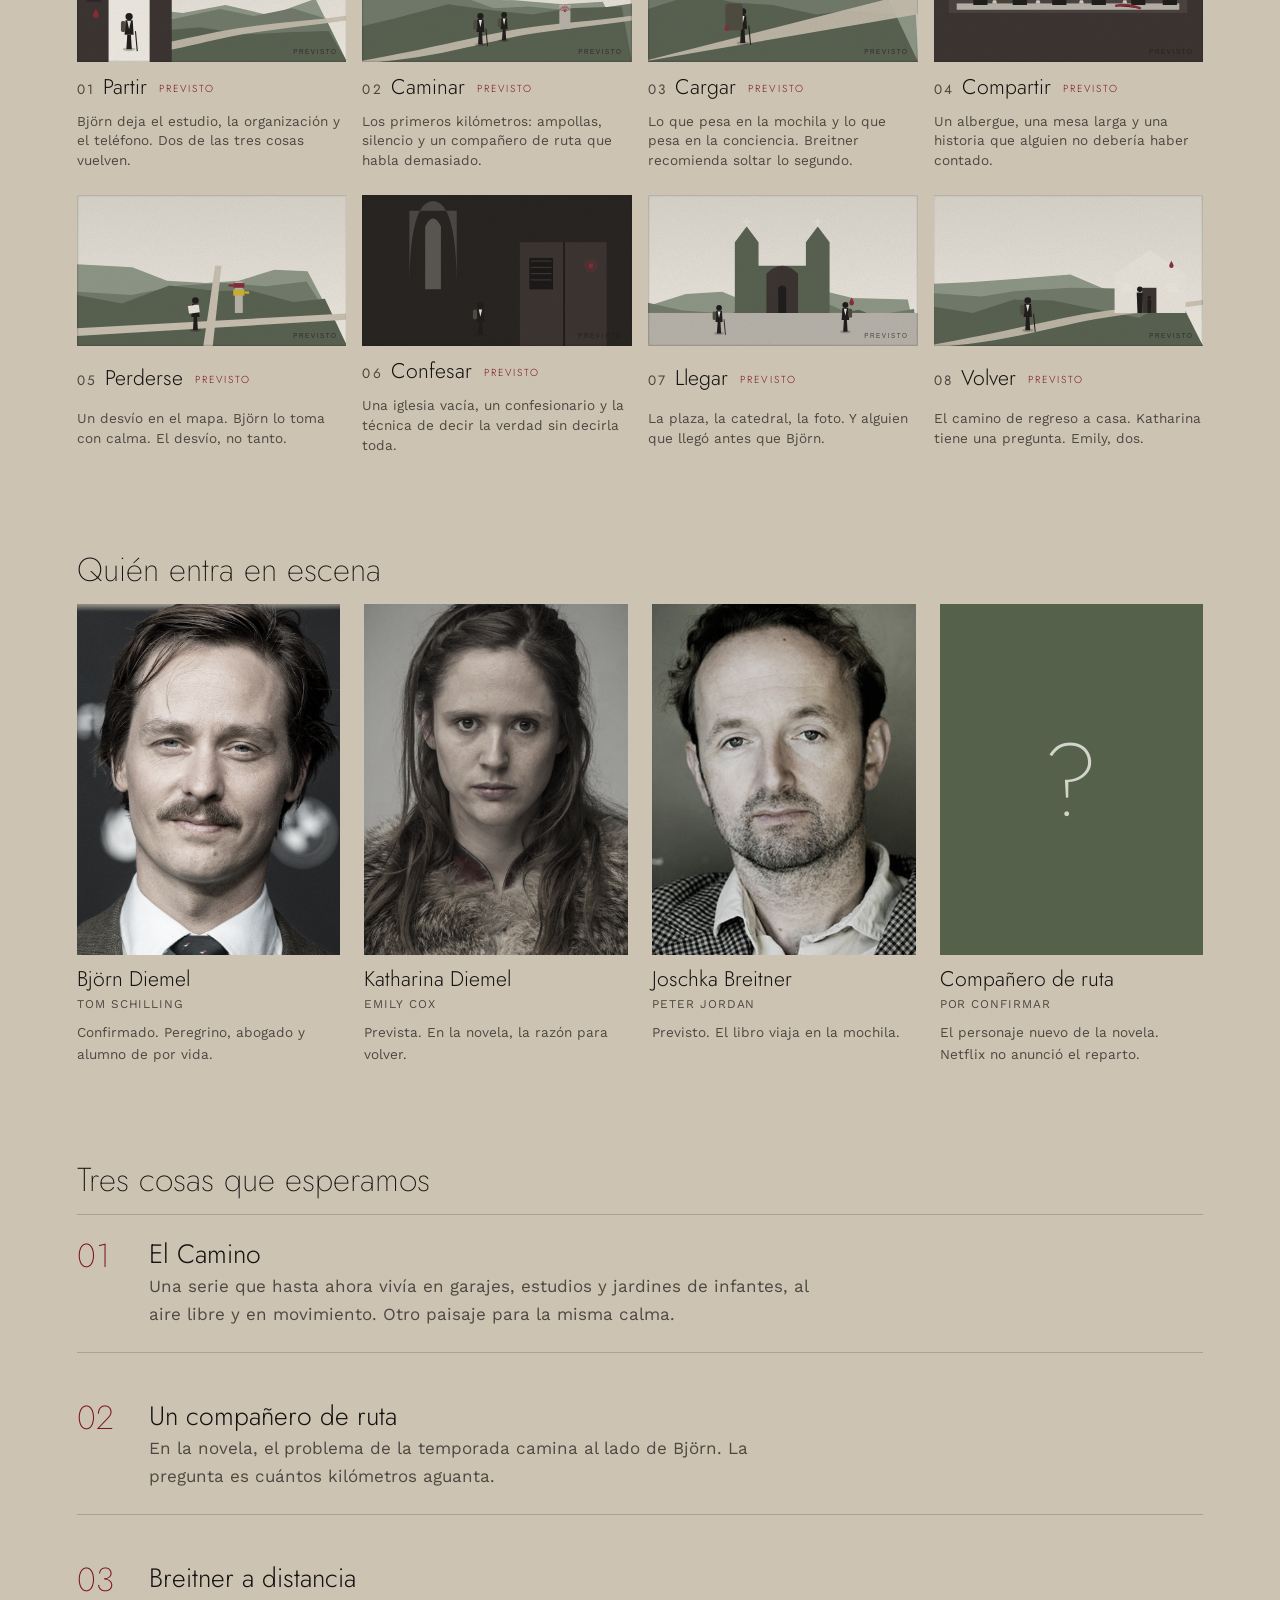
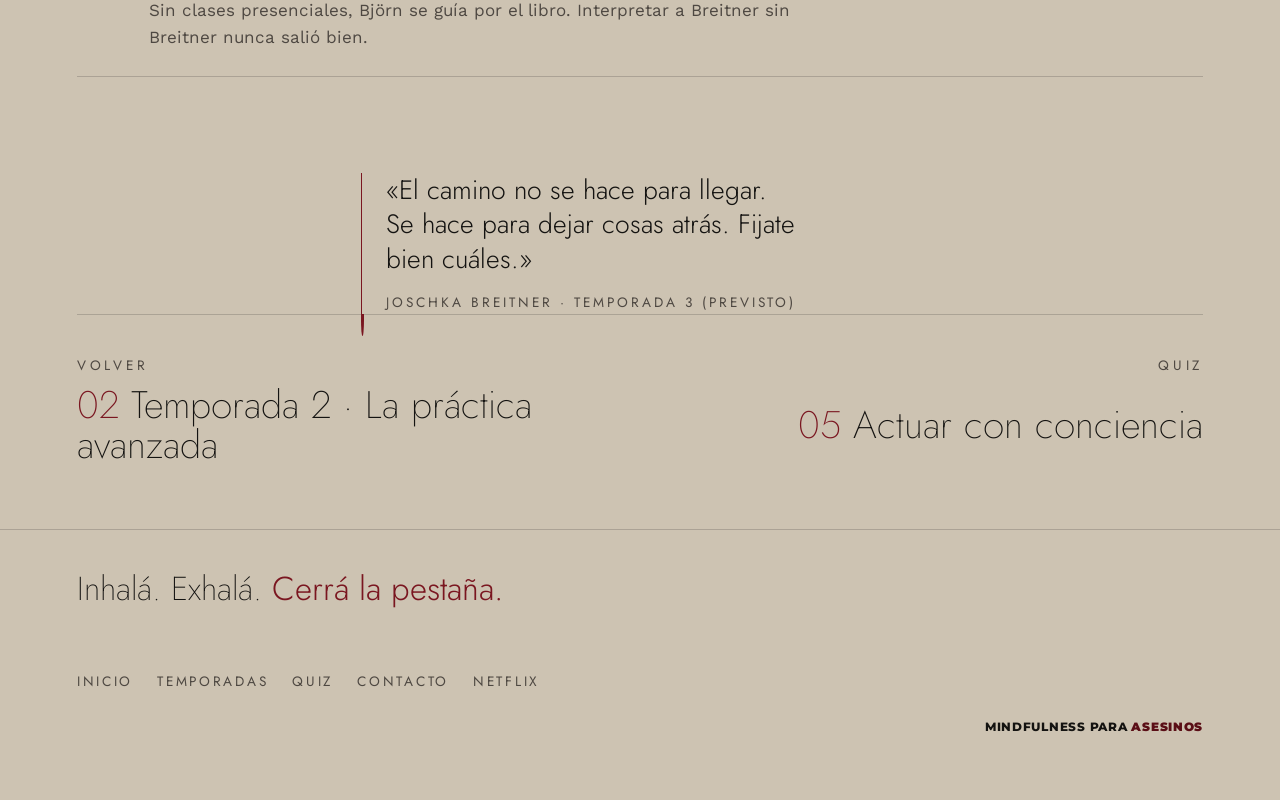
<file: temporada-3.html>
<!doctype html>
<html lang="es" data-stage="2">
<head>
  <meta charset="utf-8">
  <meta name="viewport" content="width=device-width, initial-scale=1">
  <title>Temporada 3 · Al borde del mundo · Mindfulness para asesinos</title>
  <meta name="description" content="Temporada 3 de Mindfulness para asesinos: confirmada por Netflix, en rodaje en 2026, estreno previsto en 2027. Qué se sabe, qué novela adapta, qué esperar y ocho ejercicios previstos.">
  <meta name="author" content="Proyecto de clase · Mindfulness para asesinos">
  <meta name="robots" content="index, follow, max-image-preview:large">
  <meta name="theme-color" content="#F3F1EA">
  <meta name="color-scheme" content="light">
  <meta property="og:type" content="website">
  <meta property="og:site_name" content="Mindfulness para asesinos">
  <meta property="og:locale" content="es_AR">
  <meta property="og:title" content="Temporada 3 · Al borde del mundo · Mindfulness para asesinos">
  <meta property="og:description" content="Temporada 3 de Mindfulness para asesinos: confirmada por Netflix, en rodaje en 2026, estreno previsto en 2027. Qué se sabe, qué novela adapta, qué esperar y ocho ejercicios previstos.">
  <meta property="og:image" content="assets/img/temporadas/temporada-03.svg">
  <meta name="twitter:card" content="summary_large_image">
  <meta name="twitter:title" content="Temporada 3 · Al borde del mundo · Mindfulness para asesinos">
  <meta name="twitter:description" content="Temporada 3 de Mindfulness para asesinos: confirmada por Netflix, en rodaje en 2026, estreno previsto en 2027. Qué se sabe, qué novela adapta, qué esperar y ocho ejercicios previstos.">
  <meta name="twitter:image" content="assets/img/temporadas/temporada-03.svg">
  <link rel="preconnect" href="https://fonts.googleapis.com">
  <link rel="preconnect" href="https://fonts.gstatic.com" crossorigin>
  <link href="https://fonts.googleapis.com/css2?family=Jost:wght@200;300;400&family=Montserrat:wght@800;900&family=Work+Sans:wght@400;500&display=swap" rel="stylesheet">
  <link rel="icon" href="data:image/svg+xml,%3Csvg xmlns='http://www.w3.org/2000/svg' viewBox='0 0 32 32'%3E%3Crect width='32' height='32' fill='%23F3F1EA'/%3E%3Cpath d='M16 4c3 7 8 11 8 17a8 8 0 0 1-16 0c0-6 5-10 8-17z' fill='%237A1620'/%3E%3C/svg%3E">
  <script type="application/ld+json">{"@context": "https://schema.org", "@type": "BreadcrumbList", "itemListElement": [{"@type": "ListItem", "position": 1, "name": "Inicio", "item": "index.html"}, {"@type": "ListItem", "position": 2, "name": "Temporadas", "item": "temporadas.html"}, {"@type": "ListItem", "position": 3, "name": "Temporada 3", "item": "temporada-3.html"}]}</script>
  <link rel="stylesheet" href="css/styles.css?v=24">
</head>
<body data-page="temporada-3" data-season="3">

<!-- ===== Fondo: la página respira (anillos), y la sangre le gana terreno lección a lección ===== -->
<div class="breath-bg" aria-hidden="true"><i></i><i></i><i></i><i></i><i></i><span class="breath-bg__word breath-bg__word--in">Inhalá</span><span class="breath-bg__word breath-bg__word--out">Exhalá</span></div>

<!-- ===== SVG global: filtros reutilizables ===== -->
<svg class="svg-defs" aria-hidden="true" focusable="false">
  <defs>
    <filter id="f-wobble" x="-30%" y="-30%" width="160%" height="160%">
      <feTurbulence type="fractalNoise" baseFrequency="0.018 0.026" numOctaves="4" seed="7" result="n"/>
      <feDisplacementMap in="SourceGraphic" in2="n" scale="46" xChannelSelector="R" yChannelSelector="G"/>
    </filter>
    <filter id="f-wobble-2" x="-30%" y="-30%" width="160%" height="160%">
      <feTurbulence type="fractalNoise" baseFrequency="0.03" numOctaves="3" seed="21" result="n"/>
      <feDisplacementMap in="SourceGraphic" in2="n" scale="30" xChannelSelector="R" yChannelSelector="B"/>
      <feGaussianBlur stdDeviation="1.4"/>
    </filter>
    <filter id="f-wobble-small" x="-50%" y="-50%" width="200%" height="200%">
      <feTurbulence type="fractalNoise" baseFrequency="0.09" numOctaves="3" seed="4" result="n"/>
      <feDisplacementMap in="SourceGraphic" in2="n" scale="9" xChannelSelector="R" yChannelSelector="G"/>
    </filter>
    <filter id="f-soft"><feGaussianBlur stdDeviation="7"/></filter>
    <!-- sangre realista: gradiente (centro espeso), borde oscuro (seco), brillo húmedo y grano -->
    <radialGradient id="g-pool" cx="48%" cy="52%" r="60%">
      <stop offset="0" stop-color="#4E0A12"/>
      <stop offset=".55" stop-color="#6E121B"/>
      <stop offset="1" stop-color="#8A1B26"/>
    </radialGradient>
    <filter id="f-blood" x="-30%" y="-30%" width="160%" height="160%" color-interpolation-filters="sRGB">
      <feTurbulence type="fractalNoise" baseFrequency="0.018 0.026" numOctaves="4" seed="7" result="n"/>
      <feDisplacementMap in="SourceGraphic" in2="n" scale="46" xChannelSelector="R" yChannelSelector="G" result="shape"/>
      <feMorphology in="shape" operator="erode" radius="2.5" result="inner"/>
      <feComposite in="shape" in2="inner" operator="out" result="rim"/>
      <feFlood flood-color="#3A060C" flood-opacity=".75" result="rimColor"/>
      <feComposite in="rimColor" in2="rim" operator="in" result="rimDark"/>
      <feGaussianBlur in="shape" stdDeviation="7" result="blurA"/>
      <feSpecularLighting in="blurA" surfaceScale="8" specularConstant=".42" specularExponent="22" lighting-color="#ffe6e6" result="spec">
        <fePointLight x="150" y="40" z="260"/>
      </feSpecularLighting>
      <feComposite in="spec" in2="shape" operator="in" result="specIn"/>
      <feTurbulence type="fractalNoise" baseFrequency="0.9" numOctaves="2" seed="3" result="grain"/>
      <feColorMatrix in="grain" type="matrix" values="0 0 0 0 0  0 0 0 0 0  0 0 0 0 0  0 0 0 .05 0" result="grainA"/>
      <feComposite in="grainA" in2="shape" operator="in" result="grainIn"/>
      <feMerge><feMergeNode in="shape"/><feMergeNode in="grainIn"/><feMergeNode in="rimDark"/><feMergeNode in="specIn"/></feMerge>
    </filter>
    <filter id="f-goo-blood" x="-15%" y="-15%" width="130%" height="140%" color-interpolation-filters="sRGB">
      <feGaussianBlur in="SourceGraphic" stdDeviation="2.4" result="b"/>
      <feTurbulence type="fractalNoise" baseFrequency="0.035" numOctaves="3" seed="9" result="n"/>
      <feDisplacementMap in="b" in2="n" scale="5" xChannelSelector="R" yChannelSelector="G" result="bd"/>
      <feColorMatrix in="bd" type="matrix" values="1 0 0 0 0  0 1 0 0 0  0 0 1 0 0  0 0 0 16 -6" result="goo"/>
      <feGaussianBlur in="goo" stdDeviation=".7" result="shape"/>
      <feMorphology in="shape" operator="erode" radius="1.6" result="inner"/>
      <feComposite in="shape" in2="inner" operator="out" result="rim"/>
      <feFlood flood-color="#33050A" flood-opacity=".7" result="rimColor"/>
      <feComposite in="rimColor" in2="rim" operator="in" result="rimDark"/>
      <feGaussianBlur in="shape" stdDeviation="5" result="blurA"/>
      <feSpecularLighting in="blurA" surfaceScale="7" specularConstant=".42" specularExponent="24" lighting-color="#ffe9e9" result="spec">
        <fePointLight x="120" y="30" z="240"/>
      </feSpecularLighting>
      <feComposite in="spec" in2="shape" operator="in" result="specIn"/>
      <feMerge><feMergeNode in="shape"/><feMergeNode in="rimDark"/><feMergeNode in="specIn"/></feMerge>
    </filter>
    <filter id="f-goo-blood-m" x="-15%" y="-15%" width="130%" height="140%" color-interpolation-filters="sRGB">
      <feGaussianBlur in="SourceGraphic" stdDeviation="1.6" result="b"/>
      <feTurbulence type="fractalNoise" baseFrequency="0.06" numOctaves="3" seed="9" result="n"/>
      <feDisplacementMap in="b" in2="n" scale="3" xChannelSelector="R" yChannelSelector="G" result="bd"/>
      <feColorMatrix in="bd" type="matrix" values="1 0 0 0 0  0 1 0 0 0  0 0 1 0 0  0 0 0 16 -6" result="goo"/>
      <feGaussianBlur in="goo" stdDeviation=".5" result="shape"/>
      <feMorphology in="shape" operator="erode" radius="1" result="inner"/>
      <feComposite in="shape" in2="inner" operator="out" result="rim"/>
      <feFlood flood-color="#33050A" flood-opacity=".7" result="rimColor"/>
      <feComposite in="rimColor" in2="rim" operator="in" result="rimDark"/>
      <feGaussianBlur in="shape" stdDeviation="3" result="blurA"/>
      <feSpecularLighting in="blurA" surfaceScale="4" specularConstant=".28" specularExponent="26" lighting-color="#ffe9e9" result="spec">
        <fePointLight x="70" y="10" z="150"/>
      </feSpecularLighting>
      <feComposite in="spec" in2="shape" operator="in" result="specIn"/>
      <feMerge><feMergeNode in="shape"/><feMergeNode in="rimDark"/><feMergeNode in="specIn"/></feMerge>
    </filter>
    <filter id="f-blood-soft" x="-15%" y="-15%" width="130%" height="140%" color-interpolation-filters="sRGB">
      <feTurbulence type="fractalNoise" baseFrequency="0.05" numOctaves="3" seed="9" result="n"/>
      <feDisplacementMap in="SourceGraphic" in2="n" scale="9" xChannelSelector="R" yChannelSelector="G" result="shape"/>
      <feGaussianBlur in="shape" stdDeviation="3.5" result="blurA"/>
      <feSpecularLighting in="blurA" surfaceScale="4" specularConstant=".07" specularExponent="34" lighting-color="#ffe4e4" result="spec">
        <fePointLight x="120" y="30" z="240"/>
      </feSpecularLighting>
      <feComposite in="spec" in2="shape" operator="in" result="specIn"/>
      <feMerge><feMergeNode in="shape"/><feMergeNode in="specIn"/></feMerge>
    </filter>
    <filter id="f-sat" x="-50%" y="-50%" width="200%" height="200%">
      <feTurbulence type="fractalNoise" baseFrequency="0.05" numOctaves="3" seed="21" result="n"/>
      <feDisplacementMap in="SourceGraphic" in2="n" scale="14" xChannelSelector="R" yChannelSelector="B"/>
    </filter>
    <!-- mancha reutilizable para los bordes de las secciones infectadas -->
    <symbol id="s-stain" viewBox="0 0 600 420">
      <g filter="url(#f-blood)">
        <path fill="url(#g-pool)" d="M300 205 c-40-120 60-140 130-100 c 60 30 90 70 70 130 c-15 50-90 80-150 65 c-70-15-130-40-135-95 c-3-40 40-60 85 0z"/>
        <path fill="#6E121B" d="M150 215 c-40-10-70 20-55 40 c 20 25 60 10 55-40z"/>
        <path fill="#6E121B" d="M470 150 c 30-25 70-10 60 15 c-10 25-50 20-60-15z"/>
        <path fill="#6E121B" d="M330 300 c 8 40 6 80 4 110 c-1 10-12 10-13 0 c-2-30-4-70 9-110z"/>
      </g>
      <g filter="url(#f-sat)" fill="#6E121B">
        <path d="M0-11 C3-5 5-2 5 2 A5 5 0 1 1 -5 2 C-5-2 -3-5 0-11z" transform="translate(520 300) rotate(114) scale(1.40)"/>
        <path d="M0-11 C3-5 5-2 5 2 A5 5 0 1 1 -5 2 C-5-2 -3-5 0-11z" transform="translate(120 120) rotate(-66) scale(1.00)"/>
        <path d="M0-11 C3-5 5-2 5 2 A5 5 0 1 1 -5 2 C-5-2 -3-5 0-11z" transform="translate(400 352) rotate(147) scale(1.70)"/>
        <path d="M0-11 C3-5 5-2 5 2 A5 5 0 1 1 -5 2 C-5-2 -3-5 0-11z" transform="translate(560 270) rotate(105) scale(0.50)"/>
      </g>
    </symbol>
  </defs>
</svg>

<a class="skip-link" href="#main">Saltar al contenido</a>

<!-- ===== Navbar ===== -->
<header class="site-header" id="site-header">
  <nav class="nav" aria-label="Principal">
    <a class="nav__brand" href="index.html">Mindfulness para asesinos</a>

    <ul class="nav__links" id="nav-links">
      <li><a href="index.html">Inicio</a></li>
      <li><a href="personajes.html">Personajes</a></li>
      <li><a href="trailer.html">Tráiler</a></li>
      <li class="nav__item--sub" id="nav-temporadas">
        <a href="temporadas.html" class="nav__sub-link">Temporadas</a><button class="nav__sub-toggle" type="button" aria-expanded="false" aria-controls="sub-temporadas" aria-label="Abrir el submenú de temporadas"><svg viewBox="0 0 12 8" aria-hidden="true"><path d="M1 1l5 5 5-5" fill="none" stroke="currentColor" stroke-width="1.4"/></svg></button>
        <ul class="nav__sub" id="sub-temporadas" aria-label="Temporadas">
          <li><a href="temporada-1.html"><b>01</b><span>Temporada 1</span><small>El curso · 2024</small></a></li>
          <li><a href="temporada-2.html"><b>02</b><span>Temporada 2</span><small>La práctica avanzada · 2026</small></a></li>
          <li><a href="temporada-3.html"><b>03</b><span>Temporada 3</span><small>Al borde del mundo · 2027, en rodaje</small></a></li>
        </ul>
      </li>
      <li><a href="quiz.html">Quiz</a></li>
      <li><a href="galeria.html">Galería</a></li>
      <li><a href="contacto.html">Contacto</a></li>
    </ul>

    <a class="nav__brand nav__brand--stained" href="index.html" aria-label="Mindfulness para asesinos">
      <span aria-hidden="true">Mindfulness para <span class="stain-word">asesinos<svg class="stain-word__drip" viewBox="0 0 6 22" aria-hidden="true"><path d="M3 0 C3 8 1.5 12 3 22" /><circle cx="3" cy="19.5" r="2.4"/></svg></span></span>
    </a>

    <button class="nav__toggle" id="nav-toggle" aria-expanded="false" aria-controls="nav-links" aria-label="Abrir menú">
      <span></span><span></span>
    </button>
  </nav>
</header>

<main id="main" class="page page--season">

  <!-- ===== TEMPORADA 3 ===== -->
  <section class="section section--season" id="temporada" data-stage="2" aria-labelledby="season-title">
    <div class="shell">
      <header class="section__head">
        <p class="eyebrow reveal"><a href="temporadas.html">Lección 04 · Soltar</a> · Temporada 3</p>
        <p class="exercise reveal" data-type="Caminar es respirar con los pies. Cada paso es un problema que dejás atrás. O que te alcanza."><span class="exercise__num">Ejercicio 4c</span><span class="exercise__text" aria-label="Caminar es respirar con los pies. Cada paso es un problema que dejás atrás. O que te alcanza."></span></p>
        <h1 class="section__title reveal" id="season-title">Al borde del mundo. Un paso <em class="stain-word">más</em></h1>
        <p class="section__lead reveal">Netflix la confirmó en enero de 2026. Se filma este año y llega en 2027. Björn se va de peregrinación. Lo que sabemos, lo que adapta y lo que esperamos, con las expectativas claramente marcadas.</p>
      </header>

      <div class="season-hero reveal">
        <figure class="season__poster"><img src="assets/img/temporadas/temporada-03.svg" width="480" height="720" alt="Póster previsto (no oficial) de la temporada 3: un peregrino de traje en un sendero entre colinas"></figure>
        <div class="season-hero__body">
          <p class="season-hero__num" aria-hidden="true">03</p>
          <h2 class="season-hero__title">Al borde del mundo</h2>
          <p class="season-acc__meta"><span>2027</span><span>8 episodios previstos</span><span>en rodaje</span></p>
          <p>La tercera temporada adapta <em>Achtsam morden am Rande der Welt</em> («Matar con conciencia al borde del mundo»), la tercera novela de Karsten Dusse. Björn, en plena crisis de la mediana edad, se toma el verano para hacer una peregrinación a pie: en la novela, el Camino de Santiago. Camina, respira, mira el paisaje. Y un compañero de ruta se mete en un problema muy poco espiritual.</p>
          <p>Netflix anunció la renovación en su evento de enero de 2026; el rodaje está previsto para la segunda mitad de 2026 y el estreno para 2027, con Tom Schilling de nuevo como Björn. Todo lo que sigue en esta página está marcado como confirmado o como previsto: los títulos de los episodios son provisorios, armados a partir de los temas de la novela.</p>
          <dl class="facts" aria-label="Datos de la temporada 3"><div><dt>Confirmada</dt><dd>Enero de 2026<small>Evento "What Next?" de Netflix</small></dd></div><div><dt>Adapta</dt><dd><em>Achtsam morden am Rande der Welt</em> (2021)<small>La tercera de seis novelas</small></dd></div><div><dt>Rodaje</dt><dd>Segunda mitad de 2026<small>Con Tom Schilling como Björn</small></dd></div><div><dt>Estreno</dt><dd>2027, según Netflix<small>Fecha exacta por confirmar</small></dd></div></dl>
        </div>
      </div>

      <div class="season-block reveal">
        <h2 class="season-block__title">Los ocho ejercicios</h2>
        <p class="season-block__note">Títulos, sinopsis e ilustraciones previstos, inventados a partir de los temas de la novela. Netflix no publicó todavía la lista oficial ni imágenes.</p>
        <ol class="eps eps--stills eps--page" aria-label="Episodios de la temporada 3">
            <li class="ep--soon">
              <figure class="ep__still"><img src="assets/img/episodios/t3-01.svg" width="342" height="192" alt="Ilustración prevista del episodio 1 de la temporada 3: Partir" loading="lazy"></figure>
              <span class="ep__num">01</span><span class="ep__title">Partir <small>previsto</small></span>
              <p class="ep__desc">Björn deja el estudio, la organización y el teléfono. Dos de las tres cosas vuelven.</p>
            </li>
            <li class="ep--soon">
              <figure class="ep__still"><img src="assets/img/episodios/t3-02.svg" width="342" height="192" alt="Ilustración prevista del episodio 2 de la temporada 3: Caminar" loading="lazy"></figure>
              <span class="ep__num">02</span><span class="ep__title">Caminar <small>previsto</small></span>
              <p class="ep__desc">Los primeros kilómetros: ampollas, silencio y un compañero de ruta que habla demasiado.</p>
            </li>
            <li class="ep--soon">
              <figure class="ep__still"><img src="assets/img/episodios/t3-03.svg" width="342" height="192" alt="Ilustración prevista del episodio 3 de la temporada 3: Cargar" loading="lazy"></figure>
              <span class="ep__num">03</span><span class="ep__title">Cargar <small>previsto</small></span>
              <p class="ep__desc">Lo que pesa en la mochila y lo que pesa en la conciencia. Breitner recomienda soltar lo segundo.</p>
            </li>
            <li class="ep--soon">
              <figure class="ep__still"><img src="assets/img/episodios/t3-04.svg" width="342" height="192" alt="Ilustración prevista del episodio 4 de la temporada 3: Compartir" loading="lazy"></figure>
              <span class="ep__num">04</span><span class="ep__title">Compartir <small>previsto</small></span>
              <p class="ep__desc">Un albergue, una mesa larga y una historia que alguien no debería haber contado.</p>
            </li>
            <li class="ep--soon">
              <figure class="ep__still"><img src="assets/img/episodios/t3-05.svg" width="342" height="192" alt="Ilustración prevista del episodio 5 de la temporada 3: Perderse" loading="lazy"></figure>
              <span class="ep__num">05</span><span class="ep__title">Perderse <small>previsto</small></span>
              <p class="ep__desc">Un desvío en el mapa. Björn lo toma con calma. El desvío, no tanto.</p>
            </li>
            <li class="ep--soon">
              <figure class="ep__still"><img src="assets/img/episodios/t3-06.svg" width="342" height="192" alt="Ilustración prevista del episodio 6 de la temporada 3: Confesar" loading="lazy"></figure>
              <span class="ep__num">06</span><span class="ep__title">Confesar <small>previsto</small></span>
              <p class="ep__desc">Una iglesia vacía, un confesionario y la técnica de decir la verdad sin decirla toda.</p>
            </li>
            <li class="ep--soon">
              <figure class="ep__still"><img src="assets/img/episodios/t3-07.svg" width="342" height="192" alt="Ilustración prevista del episodio 7 de la temporada 3: Llegar" loading="lazy"></figure>
              <span class="ep__num">07</span><span class="ep__title">Llegar <small>previsto</small></span>
              <p class="ep__desc">La plaza, la catedral, la foto. Y alguien que llegó antes que Björn.</p>
            </li>
            <li class="ep--soon">
              <figure class="ep__still"><img src="assets/img/episodios/t3-08.svg" width="342" height="192" alt="Ilustración prevista del episodio 8 de la temporada 3: Volver" loading="lazy"></figure>
              <span class="ep__num">08</span><span class="ep__title">Volver <small>previsto</small></span>
              <p class="ep__desc">El camino de regreso a casa. Katharina tiene una pregunta. Emily, dos.</p>
            </li>
        </ol>
      </div>

      <div class="season-block reveal">
        <h2 class="season-block__title">Quién entra en escena</h2>
        <ul class="minis">
          <li class="mini">
            <figure class="mini__media"><img src="assets/img/personajes/bjorn.jpg" width="600" height="800" alt="Björn Diemel" loading="lazy"></figure>
            <h3 class="mini__name">Björn Diemel</h3><p class="mini__actor">Tom Schilling</p><p class="mini__desc">Confirmado. Peregrino, abogado y alumno de por vida.</p>
          </li>
          <li class="mini">
            <figure class="mini__media"><img src="assets/img/personajes/katharina.jpg" width="600" height="800" alt="Katharina Diemel" loading="lazy"></figure>
            <h3 class="mini__name">Katharina Diemel</h3><p class="mini__actor">Emily Cox</p><p class="mini__desc">Prevista. En la novela, la razón para volver.</p>
          </li>
          <li class="mini">
            <figure class="mini__media"><img src="assets/img/personajes/joschka.jpg" width="600" height="800" alt="Joschka Breitner" loading="lazy"></figure>
            <h3 class="mini__name">Joschka Breitner</h3><p class="mini__actor">Peter Jordan</p><p class="mini__desc">Previsto. El libro viaja en la mochila.</p>
          </li>
          <li class="mini">
            <figure class="mini__media"><span class="mini__ph" aria-hidden="true">?</span></figure>
            <h3 class="mini__name">Compañero de ruta</h3><p class="mini__actor">Por confirmar</p><p class="mini__desc">El personaje nuevo de la novela. Netflix no anunció el reparto.</p>
          </li>
        </ul>
      </div>

      <div class="season-block reveal">
        <h2 class="season-block__title">Tres cosas que esperamos</h2>
        <ol class="moments"><li><span class="moment__num">01</span><h3>El Camino</h3><p>Una serie que hasta ahora vivía en garajes, estudios y jardines de infantes, al aire libre y en movimiento. Otro paisaje para la misma calma.</p></li><li><span class="moment__num">02</span><h3>Un compañero de ruta</h3><p>En la novela, el problema de la temporada camina al lado de Björn. La pregunta es cuántos kilómetros aguanta.</p></li><li><span class="moment__num">03</span><h3>Breitner a distancia</h3><p>Sin clases presenciales, Björn se guía por el libro. Interpretar a Breitner sin Breitner nunca salió bien.</p></li></ol>
      </div>

      <aside class="mantra reveal">
        <p>«El camino no se hace para llegar. Se hace para dejar cosas atrás. Fijate bien cuáles.»</p>
        <cite>Joschka Breitner · Temporada 3 (previsto)</cite>
      </aside>
    </div>
  </section>

</main>

  <nav class="nextlesson season-nav" aria-label="Otras temporadas">
    <div class="shell season-nav__row">
      <a class="season-nav__link season-nav__link--prev" href="temporada-2.html"><span class="nextlesson__eyebrow">Volver</span><span class="season-nav__title"><span class="nextlesson__num">02</span> Temporada 2 · La práctica avanzada</span></a>
      <a class="season-nav__link season-nav__link--next" href="quiz.html"><span class="nextlesson__eyebrow">Quiz</span><span class="season-nav__title"><span class="nextlesson__num">05</span> Actuar con conciencia</span></a>
    </div>
  </nav>

<footer class="footer">
  <div class="shell">
    <p class="footer__close reveal">Inhalá. Exhalá. <span class="stain-word">Cerrá la pestaña.</span></p>
    <nav class="footer__links" aria-label="Pie"><a href="index.html">Inicio</a><a href="temporadas.html">Temporadas</a><a href="quiz.html">Quiz</a><a href="contacto.html">Contacto</a><a href="https://www.netflix.com/title/81554969" target="_blank" rel="noopener">Netflix</a></nav>
    <div class="footer__row">
      <p class="footer__brand">Mindfulness para <span class="stain-word">asesinos</span></p>
    </div>
  </div>
</footer>

<script src="js/blood.js?v=21" defer></script>
<script src="js/main.js?v=21" defer></script>
</body>
</html>
</file>
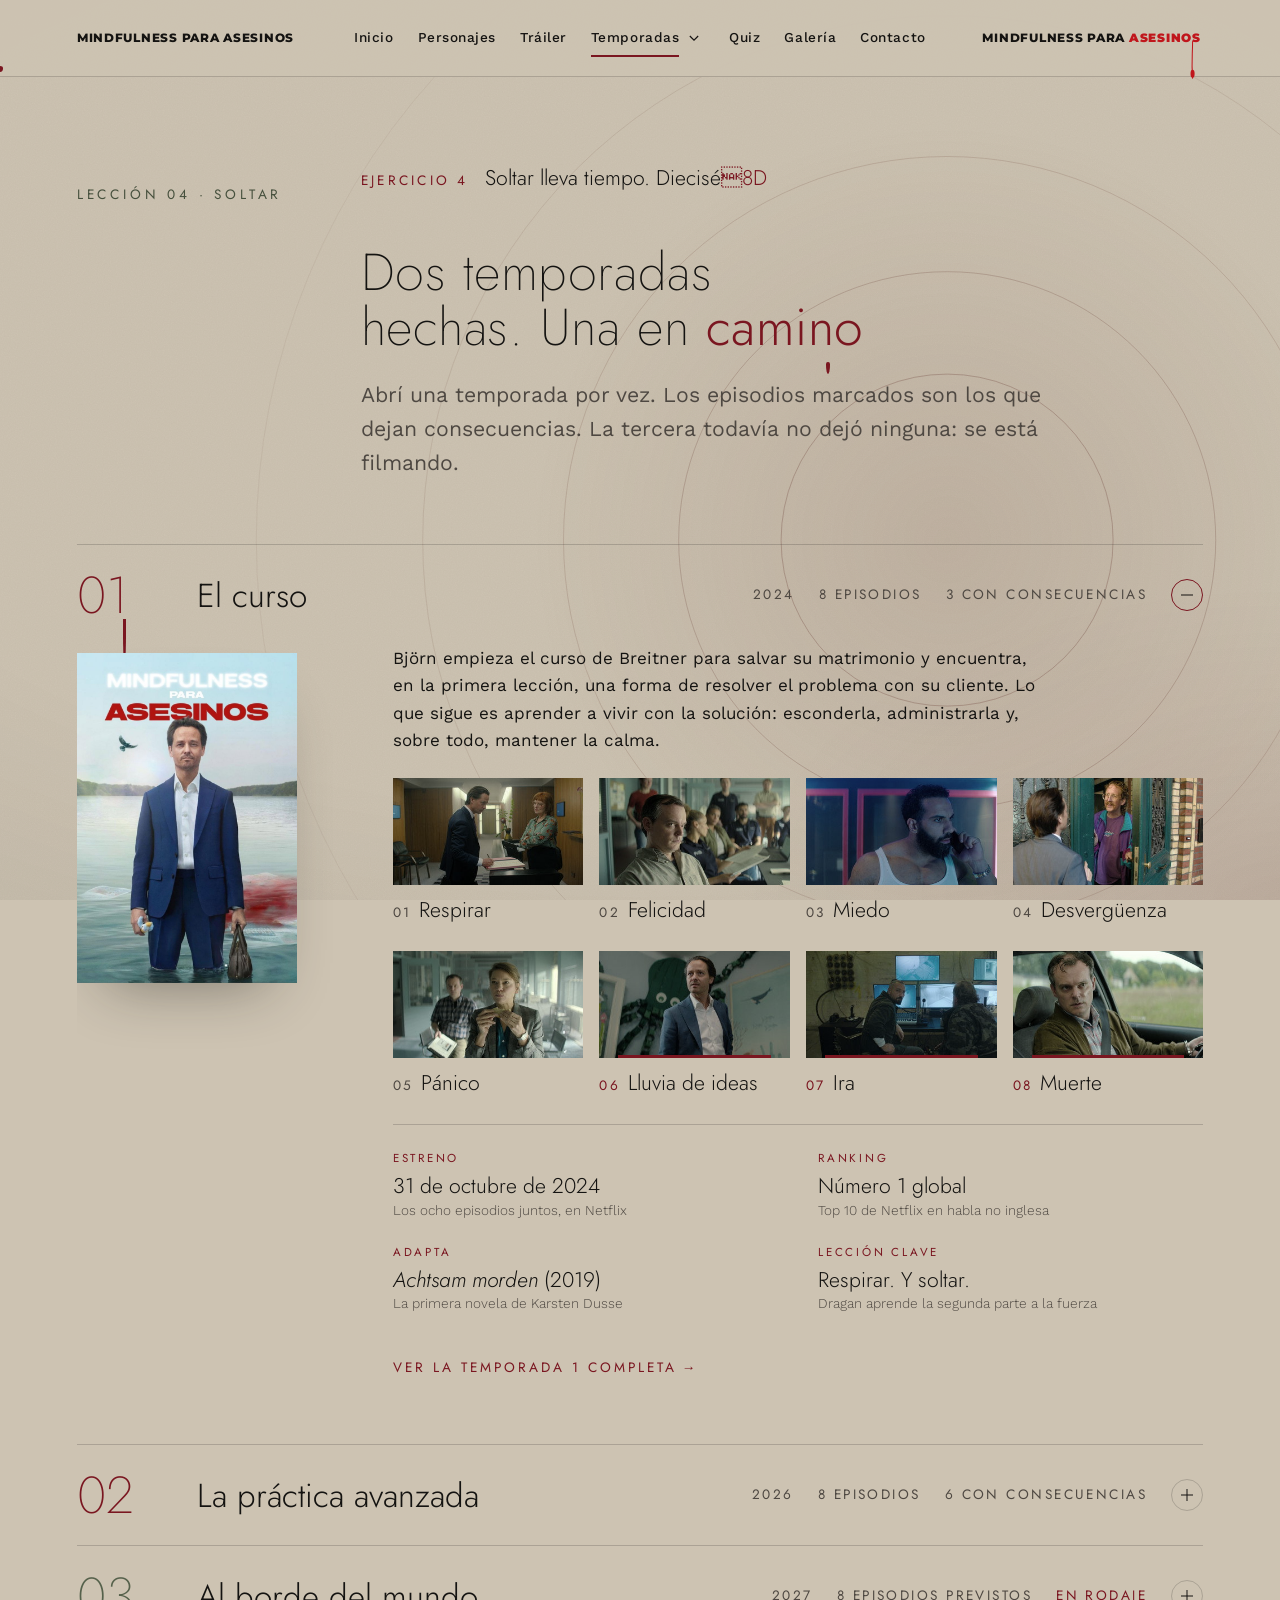
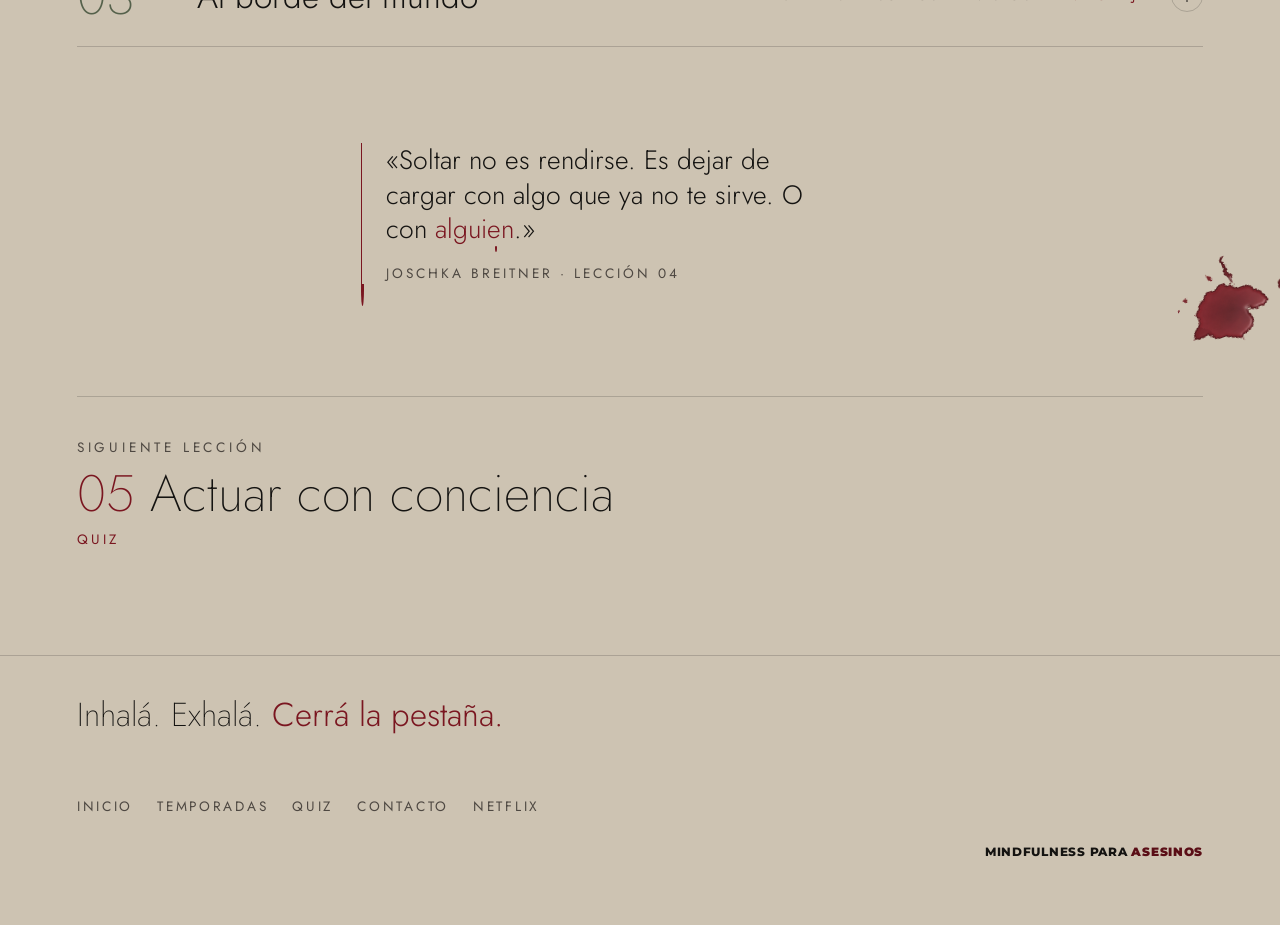
<file: temporadas.html>
<!doctype html>
<html lang="es" data-stage="2">
<head>
  <meta charset="utf-8">
  <meta name="viewport" content="width=device-width, initial-scale=1">
  <title>Temporadas 1, 2 y 3 de Mindfulness para asesinos</title>
  <meta name="description" content="Las dos temporadas de Mindfulness para asesinos episodio por episodio, y todo lo que se sabe de la tercera: en rodaje en 2026, estreno previsto en 2027.">
  <meta name="author" content="Proyecto de clase · Mindfulness para asesinos">
  <meta name="robots" content="index, follow, max-image-preview:large">
  <meta name="theme-color" content="#F3F1EA">
  <meta name="color-scheme" content="light">
  <meta property="og:type" content="website">
  <meta property="og:site_name" content="Mindfulness para asesinos">
  <meta property="og:locale" content="es_AR">
  <meta property="og:title" content="Temporadas 1, 2 y 3 de Mindfulness para asesinos">
  <meta property="og:description" content="Las dos temporadas de Mindfulness para asesinos episodio por episodio, y todo lo que se sabe de la tercera: en rodaje en 2026, estreno previsto en 2027.">
  <meta property="og:image" content="assets/img/galeria/galeria-01.jpg">
  <meta name="twitter:card" content="summary_large_image">
  <meta name="twitter:title" content="Temporadas 1, 2 y 3 de Mindfulness para asesinos">
  <meta name="twitter:description" content="Las dos temporadas de Mindfulness para asesinos episodio por episodio, y todo lo que se sabe de la tercera: en rodaje en 2026, estreno previsto en 2027.">
  <meta name="twitter:image" content="assets/img/galeria/galeria-01.jpg">
  <link rel="preconnect" href="https://fonts.googleapis.com">
  <link rel="preconnect" href="https://fonts.gstatic.com" crossorigin>
  <link href="https://fonts.googleapis.com/css2?family=Jost:wght@200;300;400&family=Montserrat:wght@800;900&family=Work+Sans:wght@400;500&display=swap" rel="stylesheet">
  <link rel="icon" href="data:image/svg+xml,%3Csvg xmlns='http://www.w3.org/2000/svg' viewBox='0 0 32 32'%3E%3Crect width='32' height='32' fill='%23F3F1EA'/%3E%3Cpath d='M16 4c3 7 8 11 8 17a8 8 0 0 1-16 0c0-6 5-10 8-17z' fill='%237A1620'/%3E%3C/svg%3E">
  <script type="application/ld+json">{"@context": "https://schema.org", "@type": "BreadcrumbList", "itemListElement": [{"@type": "ListItem", "position": 1, "name": "Inicio", "item": "index.html"}, {"@type": "ListItem", "position": 2, "name": "Temporadas", "item": "temporadas.html"}]}</script>
  <link rel="stylesheet" href="css/styles.css?v=24">
</head>
<body data-page="temporadas">

<!-- ===== Fondo: la página respira (anillos), y la sangre le gana terreno lección a lección ===== -->
<div class="breath-bg" aria-hidden="true"><i></i><i></i><i></i><i></i><i></i><span class="breath-bg__word breath-bg__word--in">Inhalá</span><span class="breath-bg__word breath-bg__word--out">Exhalá</span></div>

<!-- ===== SVG global: filtros reutilizables ===== -->
<svg class="svg-defs" aria-hidden="true" focusable="false">
  <defs>
    <filter id="f-wobble" x="-30%" y="-30%" width="160%" height="160%">
      <feTurbulence type="fractalNoise" baseFrequency="0.018 0.026" numOctaves="4" seed="7" result="n"/>
      <feDisplacementMap in="SourceGraphic" in2="n" scale="46" xChannelSelector="R" yChannelSelector="G"/>
    </filter>
    <filter id="f-wobble-2" x="-30%" y="-30%" width="160%" height="160%">
      <feTurbulence type="fractalNoise" baseFrequency="0.03" numOctaves="3" seed="21" result="n"/>
      <feDisplacementMap in="SourceGraphic" in2="n" scale="30" xChannelSelector="R" yChannelSelector="B"/>
      <feGaussianBlur stdDeviation="1.4"/>
    </filter>
    <filter id="f-wobble-small" x="-50%" y="-50%" width="200%" height="200%">
      <feTurbulence type="fractalNoise" baseFrequency="0.09" numOctaves="3" seed="4" result="n"/>
      <feDisplacementMap in="SourceGraphic" in2="n" scale="9" xChannelSelector="R" yChannelSelector="G"/>
    </filter>
    <filter id="f-soft"><feGaussianBlur stdDeviation="7"/></filter>
    <!-- sangre realista: gradiente (centro espeso), borde oscuro (seco), brillo húmedo y grano -->
    <radialGradient id="g-pool" cx="48%" cy="52%" r="60%">
      <stop offset="0" stop-color="#4E0A12"/>
      <stop offset=".55" stop-color="#6E121B"/>
      <stop offset="1" stop-color="#8A1B26"/>
    </radialGradient>
    <filter id="f-blood" x="-30%" y="-30%" width="160%" height="160%" color-interpolation-filters="sRGB">
      <feTurbulence type="fractalNoise" baseFrequency="0.018 0.026" numOctaves="4" seed="7" result="n"/>
      <feDisplacementMap in="SourceGraphic" in2="n" scale="46" xChannelSelector="R" yChannelSelector="G" result="shape"/>
      <feMorphology in="shape" operator="erode" radius="2.5" result="inner"/>
      <feComposite in="shape" in2="inner" operator="out" result="rim"/>
      <feFlood flood-color="#3A060C" flood-opacity=".75" result="rimColor"/>
      <feComposite in="rimColor" in2="rim" operator="in" result="rimDark"/>
      <feGaussianBlur in="shape" stdDeviation="7" result="blurA"/>
      <feSpecularLighting in="blurA" surfaceScale="8" specularConstant=".42" specularExponent="22" lighting-color="#ffe6e6" result="spec">
        <fePointLight x="150" y="40" z="260"/>
      </feSpecularLighting>
      <feComposite in="spec" in2="shape" operator="in" result="specIn"/>
      <feTurbulence type="fractalNoise" baseFrequency="0.9" numOctaves="2" seed="3" result="grain"/>
      <feColorMatrix in="grain" type="matrix" values="0 0 0 0 0  0 0 0 0 0  0 0 0 0 0  0 0 0 .05 0" result="grainA"/>
      <feComposite in="grainA" in2="shape" operator="in" result="grainIn"/>
      <feMerge><feMergeNode in="shape"/><feMergeNode in="grainIn"/><feMergeNode in="rimDark"/><feMergeNode in="specIn"/></feMerge>
    </filter>
    <filter id="f-goo-blood" x="-15%" y="-15%" width="130%" height="140%" color-interpolation-filters="sRGB">
      <feGaussianBlur in="SourceGraphic" stdDeviation="2.4" result="b"/>
      <feTurbulence type="fractalNoise" baseFrequency="0.035" numOctaves="3" seed="9" result="n"/>
      <feDisplacementMap in="b" in2="n" scale="5" xChannelSelector="R" yChannelSelector="G" result="bd"/>
      <feColorMatrix in="bd" type="matrix" values="1 0 0 0 0  0 1 0 0 0  0 0 1 0 0  0 0 0 16 -6" result="goo"/>
      <feGaussianBlur in="goo" stdDeviation=".7" result="shape"/>
      <feMorphology in="shape" operator="erode" radius="1.6" result="inner"/>
      <feComposite in="shape" in2="inner" operator="out" result="rim"/>
      <feFlood flood-color="#33050A" flood-opacity=".7" result="rimColor"/>
      <feComposite in="rimColor" in2="rim" operator="in" result="rimDark"/>
      <feGaussianBlur in="shape" stdDeviation="5" result="blurA"/>
      <feSpecularLighting in="blurA" surfaceScale="7" specularConstant=".42" specularExponent="24" lighting-color="#ffe9e9" result="spec">
        <fePointLight x="120" y="30" z="240"/>
      </feSpecularLighting>
      <feComposite in="spec" in2="shape" operator="in" result="specIn"/>
      <feMerge><feMergeNode in="shape"/><feMergeNode in="rimDark"/><feMergeNode in="specIn"/></feMerge>
    </filter>
    <filter id="f-goo-blood-m" x="-15%" y="-15%" width="130%" height="140%" color-interpolation-filters="sRGB">
      <feGaussianBlur in="SourceGraphic" stdDeviation="1.6" result="b"/>
      <feTurbulence type="fractalNoise" baseFrequency="0.06" numOctaves="3" seed="9" result="n"/>
      <feDisplacementMap in="b" in2="n" scale="3" xChannelSelector="R" yChannelSelector="G" result="bd"/>
      <feColorMatrix in="bd" type="matrix" values="1 0 0 0 0  0 1 0 0 0  0 0 1 0 0  0 0 0 16 -6" result="goo"/>
      <feGaussianBlur in="goo" stdDeviation=".5" result="shape"/>
      <feMorphology in="shape" operator="erode" radius="1" result="inner"/>
      <feComposite in="shape" in2="inner" operator="out" result="rim"/>
      <feFlood flood-color="#33050A" flood-opacity=".7" result="rimColor"/>
      <feComposite in="rimColor" in2="rim" operator="in" result="rimDark"/>
      <feGaussianBlur in="shape" stdDeviation="3" result="blurA"/>
      <feSpecularLighting in="blurA" surfaceScale="4" specularConstant=".28" specularExponent="26" lighting-color="#ffe9e9" result="spec">
        <fePointLight x="70" y="10" z="150"/>
      </feSpecularLighting>
      <feComposite in="spec" in2="shape" operator="in" result="specIn"/>
      <feMerge><feMergeNode in="shape"/><feMergeNode in="rimDark"/><feMergeNode in="specIn"/></feMerge>
    </filter>
    <filter id="f-blood-soft" x="-15%" y="-15%" width="130%" height="140%" color-interpolation-filters="sRGB">
      <feTurbulence type="fractalNoise" baseFrequency="0.05" numOctaves="3" seed="9" result="n"/>
      <feDisplacementMap in="SourceGraphic" in2="n" scale="9" xChannelSelector="R" yChannelSelector="G" result="shape"/>
      <feGaussianBlur in="shape" stdDeviation="3.5" result="blurA"/>
      <feSpecularLighting in="blurA" surfaceScale="4" specularConstant=".07" specularExponent="34" lighting-color="#ffe4e4" result="spec">
        <fePointLight x="120" y="30" z="240"/>
      </feSpecularLighting>
      <feComposite in="spec" in2="shape" operator="in" result="specIn"/>
      <feMerge><feMergeNode in="shape"/><feMergeNode in="specIn"/></feMerge>
    </filter>
    <filter id="f-sat" x="-50%" y="-50%" width="200%" height="200%">
      <feTurbulence type="fractalNoise" baseFrequency="0.05" numOctaves="3" seed="21" result="n"/>
      <feDisplacementMap in="SourceGraphic" in2="n" scale="14" xChannelSelector="R" yChannelSelector="B"/>
    </filter>
    <!-- mancha reutilizable para los bordes de las secciones infectadas -->
    <symbol id="s-stain" viewBox="0 0 600 420">
      <g filter="url(#f-blood)">
        <path fill="url(#g-pool)" d="M300 205 c-40-120 60-140 130-100 c 60 30 90 70 70 130 c-15 50-90 80-150 65 c-70-15-130-40-135-95 c-3-40 40-60 85 0z"/>
        <path fill="#6E121B" d="M150 215 c-40-10-70 20-55 40 c 20 25 60 10 55-40z"/>
        <path fill="#6E121B" d="M470 150 c 30-25 70-10 60 15 c-10 25-50 20-60-15z"/>
        <path fill="#6E121B" d="M330 300 c 8 40 6 80 4 110 c-1 10-12 10-13 0 c-2-30-4-70 9-110z"/>
      </g>
      <g filter="url(#f-sat)" fill="#6E121B">
        <path d="M0-11 C3-5 5-2 5 2 A5 5 0 1 1 -5 2 C-5-2 -3-5 0-11z" transform="translate(520 300) rotate(114) scale(1.40)"/>
        <path d="M0-11 C3-5 5-2 5 2 A5 5 0 1 1 -5 2 C-5-2 -3-5 0-11z" transform="translate(120 120) rotate(-66) scale(1.00)"/>
        <path d="M0-11 C3-5 5-2 5 2 A5 5 0 1 1 -5 2 C-5-2 -3-5 0-11z" transform="translate(400 352) rotate(147) scale(1.70)"/>
        <path d="M0-11 C3-5 5-2 5 2 A5 5 0 1 1 -5 2 C-5-2 -3-5 0-11z" transform="translate(560 270) rotate(105) scale(0.50)"/>
      </g>
    </symbol>
  </defs>
</svg>

<a class="skip-link" href="#main">Saltar al contenido</a>

<!-- ===== Navbar ===== -->
<header class="site-header" id="site-header">
  <nav class="nav" aria-label="Principal">
    <a class="nav__brand" href="index.html">Mindfulness para asesinos</a>

    <ul class="nav__links" id="nav-links">
      <li><a href="index.html">Inicio</a></li>
      <li><a href="personajes.html">Personajes</a></li>
      <li><a href="trailer.html">Tráiler</a></li>
      <li class="nav__item--sub" id="nav-temporadas">
        <a href="temporadas.html" class="nav__sub-link">Temporadas</a><button class="nav__sub-toggle" type="button" aria-expanded="false" aria-controls="sub-temporadas" aria-label="Abrir el submenú de temporadas"><svg viewBox="0 0 12 8" aria-hidden="true"><path d="M1 1l5 5 5-5" fill="none" stroke="currentColor" stroke-width="1.4"/></svg></button>
        <ul class="nav__sub" id="sub-temporadas" aria-label="Temporadas">
          <li><a href="temporada-1.html"><b>01</b><span>Temporada 1</span><small>El curso · 2024</small></a></li>
          <li><a href="temporada-2.html"><b>02</b><span>Temporada 2</span><small>La práctica avanzada · 2026</small></a></li>
          <li><a href="temporada-3.html"><b>03</b><span>Temporada 3</span><small>Al borde del mundo · 2027, en rodaje</small></a></li>
        </ul>
      </li>
      <li><a href="quiz.html">Quiz</a></li>
      <li><a href="galeria.html">Galería</a></li>
      <li><a href="contacto.html">Contacto</a></li>
    </ul>

    <a class="nav__brand nav__brand--stained" href="index.html" aria-label="Mindfulness para asesinos">
      <span aria-hidden="true">Mindfulness para <span class="stain-word">asesinos<svg class="stain-word__drip" viewBox="0 0 6 22" aria-hidden="true"><path d="M3 0 C3 8 1.5 12 3 22" /><circle cx="3" cy="19.5" r="2.4"/></svg></span></span>
    </a>

    <button class="nav__toggle" id="nav-toggle" aria-expanded="false" aria-controls="nav-links" aria-label="Abrir menú">
      <span></span><span></span>
    </button>
  </nav>
</header>

<main id="main" class="page page--temporadas">

  <!-- ===== TEMPORADAS (desplegable) ===== -->
  <section class="section section--temporadas" id="temporadas" data-stage="2" aria-labelledby="temporadas-title">
    <div class="shell">
      <header class="section__head">
        <p class="eyebrow reveal">Lección 04 · Soltar</p>
        <p class="exercise reveal" data-type="Soltar lleva tiempo. Dieciséis episodios y una tercera temporada, para ser exactos."><span class="exercise__num">Ejercicio 4</span><span class="exercise__text" aria-label="Soltar lleva tiempo. Dieciséis episodios y una tercera temporada, para ser exactos."></span></p>
        <h1 class="section__title reveal" id="temporadas-title">Dos temporadas hechas. Una en <em class="stain-word">camino</em></h1>
        <p class="section__lead reveal">Abrí una temporada por vez. Los episodios marcados son los que dejan consecuencias. La tercera todavía no dejó ninguna: se está filmando.</p>
      </header>

      <div class="seasons-acc reveal">
        <details class="season-acc" id="t1" open>
          <summary class="season-acc__sum">
            <span class="season-acc__num" aria-hidden="true">01</span>
            <span class="season-acc__title">El curso</span>
            <span class="season-acc__meta"><span>2024</span><span>8 episodios</span><span>3 con consecuencias</span></span>
            <span class="season-acc__icon" aria-hidden="true"></span>
          </summary>
          <div class="season-acc__panel"><div class="season-acc__inner">
            <figure class="season__poster">
              <img src="assets/img/temporadas/temporada-01.jpg" width="480" height="720" alt="Poster de la temporada 1" loading="lazy" onerror="this.closest('.season-acc').classList.add('is-placeholder')">
              <figcaption class="season__ph"><span aria-hidden="true">T1</span><small>poster pendiente · temporada-01.jpg</small></figcaption>
            </figure>
            <div class="season-acc__body">
              <p>Björn empieza el curso de Breitner para salvar su matrimonio y encuentra, en la primera lección, una forma de resolver el problema con su cliente. Lo que sigue es aprender a vivir con la solución: esconderla, administrarla y, sobre todo, mantener la calma.</p>
              <ol class="eps eps--stills" aria-label="Episodios de la temporada 1">
            <li>
              <figure class="ep__still"><img src="assets/img/episodios/t1-01.jpg" width="342" height="192" alt="Fotograma del episodio 1 de la temporada 1: Respirar" loading="lazy" onerror="this.parentElement.classList.add('is-placeholder')"></figure>
              <span class="ep__num">01</span><span class="ep__title">Respirar</span>
            </li>
            <li>
              <figure class="ep__still"><img src="assets/img/episodios/t1-02.jpg" width="342" height="192" alt="Fotograma del episodio 2 de la temporada 1: Felicidad" loading="lazy" onerror="this.parentElement.classList.add('is-placeholder')"></figure>
              <span class="ep__num">02</span><span class="ep__title">Felicidad</span>
            </li>
            <li>
              <figure class="ep__still"><img src="assets/img/episodios/t1-03.jpg" width="342" height="192" alt="Fotograma del episodio 3 de la temporada 1: Miedo" loading="lazy" onerror="this.parentElement.classList.add('is-placeholder')"></figure>
              <span class="ep__num">03</span><span class="ep__title">Miedo</span>
            </li>
            <li>
              <figure class="ep__still"><img src="assets/img/episodios/t1-04.jpg" width="342" height="192" alt="Fotograma del episodio 4 de la temporada 1: Desvergüenza" loading="lazy" onerror="this.parentElement.classList.add('is-placeholder')"></figure>
              <span class="ep__num">04</span><span class="ep__title">Desvergüenza</span>
            </li>
            <li>
              <figure class="ep__still"><img src="assets/img/episodios/t1-05.jpg" width="342" height="192" alt="Fotograma del episodio 5 de la temporada 1: Pánico" loading="lazy" onerror="this.parentElement.classList.add('is-placeholder')"></figure>
              <span class="ep__num">05</span><span class="ep__title">Pánico</span>
            </li>
            <li data-stained>
              <figure class="ep__still"><img src="assets/img/episodios/t1-06.jpg" width="342" height="192" alt="Fotograma del episodio 6 de la temporada 1: Lluvia de ideas" loading="lazy" onerror="this.parentElement.classList.add('is-placeholder')"></figure>
              <span class="ep__num">06</span><span class="ep__title">Lluvia de ideas</span>
            </li>
            <li data-stained>
              <figure class="ep__still"><img src="assets/img/episodios/t1-07.jpg" width="342" height="192" alt="Fotograma del episodio 7 de la temporada 1: Ira" loading="lazy" onerror="this.parentElement.classList.add('is-placeholder')"></figure>
              <span class="ep__num">07</span><span class="ep__title">Ira</span>
            </li>
            <li data-stained>
              <figure class="ep__still"><img src="assets/img/episodios/t1-08.jpg" width="342" height="192" alt="Fotograma del episodio 8 de la temporada 1: Muerte" loading="lazy" onerror="this.parentElement.classList.add('is-placeholder')"></figure>
              <span class="ep__num">08</span><span class="ep__title">Muerte</span>
            </li>
              </ol>
              <dl class="facts" aria-label="Datos de la temporada 1">
                <div><dt>Estreno</dt><dd>31 de octubre de 2024<small>Los ocho episodios juntos, en Netflix</small></dd></div>
                <div><dt>Ranking</dt><dd>Número 1 global<small>Top 10 de Netflix en habla no inglesa</small></dd></div>
                <div><dt>Adapta</dt><dd><em>Achtsam morden</em> (2019)<small>La primera novela de Karsten Dusse</small></dd></div>
                <div><dt>Lección clave</dt><dd>Respirar. Y soltar.<small>Dragan aprende la segunda parte a la fuerza</small></dd></div>
              </dl>
              <p class="season-acc__more"><a class="syllabus__go" href="temporada-1.html">Ver la temporada 1 completa</a></p>
            </div>
          </div></div>
        </details>

        <details class="season-acc" id="t2">
          <summary class="season-acc__sum">
            <span class="season-acc__num" aria-hidden="true">02</span>
            <span class="season-acc__title">La práctica avanzada</span>
            <span class="season-acc__meta"><span>2026</span><span>8 episodios</span><span>6 con consecuencias</span></span>
            <span class="season-acc__icon" aria-hidden="true"></span>
          </summary>
          <div class="season-acc__panel"><div class="season-acc__inner">
            <figure class="season__poster">
              <img src="assets/img/temporadas/temporada-02.jpg" width="480" height="720" alt="Poster de la temporada 2" loading="lazy" onerror="this.closest('.season-acc').classList.add('is-placeholder')">
              <figcaption class="season__ph"><span aria-hidden="true">T2</span><small>poster pendiente · temporada-02.jpg</small></figcaption>
            </figure>
            <div class="season-acc__body">
              <p>Con el equilibrio recuperado y una organización entera que ahora depende de él, Björn descubre que la calma también se sostiene con trabajo. Nuevos socios, viejas deudas y una fiscal que no suelta nada.</p>
              <ol class="eps eps--stills" aria-label="Episodios de la temporada 2">
            <li>
              <figure class="ep__still"><img src="assets/img/episodios/t2-01.jpg" width="342" height="192" alt="Fotograma del episodio 1 de la temporada 2: Vacaciones" loading="lazy" onerror="this.parentElement.classList.add('is-placeholder')"></figure>
              <span class="ep__num">01</span><span class="ep__title">Vacaciones</span>
            </li>
            <li>
              <figure class="ep__still"><img src="assets/img/episodios/t2-02.jpg" width="342" height="192" alt="Fotograma del episodio 2 de la temporada 2: Realidad" loading="lazy" onerror="this.parentElement.classList.add('is-placeholder')"></figure>
              <span class="ep__num">02</span><span class="ep__title">Realidad</span>
            </li>
            <li data-stained>
              <figure class="ep__still"><img src="assets/img/episodios/t2-03.jpg" width="342" height="192" alt="Fotograma del episodio 3 de la temporada 2: Padres" loading="lazy" onerror="this.parentElement.classList.add('is-placeholder')"></figure>
              <span class="ep__num">03</span><span class="ep__title">Padres</span>
            </li>
            <li data-stained>
              <figure class="ep__still"><img src="assets/img/episodios/t2-04.jpg" width="342" height="192" alt="Fotograma del episodio 4 de la temporada 2: Creatividad" loading="lazy" onerror="this.parentElement.classList.add('is-placeholder')"></figure>
              <span class="ep__num">04</span><span class="ep__title">Creatividad</span>
            </li>
            <li data-stained>
              <figure class="ep__still"><img src="assets/img/episodios/t2-05.jpg" width="342" height="192" alt="Fotograma del episodio 5 de la temporada 2: Conocimiento" loading="lazy" onerror="this.parentElement.classList.add('is-placeholder')"></figure>
              <span class="ep__num">05</span><span class="ep__title">Conocimiento</span>
            </li>
            <li data-stained>
              <figure class="ep__still"><img src="assets/img/episodios/t2-06.jpg" width="342" height="192" alt="Fotograma del episodio 6 de la temporada 2: Error" loading="lazy" onerror="this.parentElement.classList.add('is-placeholder')"></figure>
              <span class="ep__num">06</span><span class="ep__title">Error</span>
            </li>
            <li data-stained>
              <figure class="ep__still"><img src="assets/img/episodios/t2-07.jpg" width="342" height="192" alt="Fotograma del episodio 7 de la temporada 2: Duda" loading="lazy" onerror="this.parentElement.classList.add('is-placeholder')"></figure>
              <span class="ep__num">07</span><span class="ep__title">Duda</span>
            </li>
            <li data-stained>
              <figure class="ep__still"><img src="assets/img/episodios/t2-08.jpg" width="342" height="192" alt="Fotograma del episodio 8 de la temporada 2: Moral" loading="lazy" onerror="this.parentElement.classList.add('is-placeholder')"></figure>
              <span class="ep__num">08</span><span class="ep__title">Moral</span>
            </li>
              </ol>
              <dl class="facts" aria-label="Datos de la temporada 2">
                <div><dt>Estreno</dt><dd>28 de mayo de 2026<small>Ocho episodios nuevos, en Netflix</small></dd></div>
                <div><dt>Ranking</dt><dd>Top 10 global<small>Sexta en habla no inglesa en su primera semana</small></dd></div>
                <div><dt>Adapta</dt><dd><em>Das Kind in mir will achtsam morden</em> (2020)<small>La segunda novela: el niño interior de Björn</small></dd></div>
                <div><dt>Lección clave</dt><dd>Aceptar al niño interior.<small>El de Björn tiene ideas muy poco infantiles</small></dd></div>
              </dl>
              <p class="season-acc__more"><a class="syllabus__go" href="temporada-2.html">Ver la temporada 2 completa</a></p>
            </div>
          </div></div>
        </details>
        <details class="season-acc season-acc--soon" id="t3">
          <summary class="season-acc__sum">
            <span class="season-acc__num" aria-hidden="true">03</span>
            <span class="season-acc__title">Al borde del mundo</span>
            <span class="season-acc__meta"><span>2027</span><span>8 episodios previstos</span><span><em>en rodaje</em></span></span>
            <span class="season-acc__icon" aria-hidden="true"></span>
          </summary>
          <div class="season-acc__panel"><div class="season-acc__inner">
            <figure class="season__poster"><img src="assets/img/temporadas/temporada-03.svg" width="480" height="720" alt="Póster previsto (no oficial) de la temporada 3" loading="lazy"></figure>
            <div class="season-acc__body">
              <p>Netflix la confirmó en enero de 2026. Adapta la tercera novela de Karsten Dusse, <em>Achtsam morden am Rande der Welt</em> («Matar con conciencia al borde del mundo»): Björn, en plena crisis de la mediana edad, se toma el verano para hacer una peregrinación a pie. Camina, respira, mira el paisaje. Y un compañero de ruta se mete en un problema muy poco espiritual.</p>
              <dl class="facts" aria-label="Lo que se sabe de la temporada 3">
                <div><dt>Base</dt><dd>La tercera novela de la saga<small>Publicada en 2021; hay seis libros en total</small></dd></div>
                <div><dt>Escenario</dt><dd>Una peregrinación de verano<small>En la novela, el Camino de Santiago</small></dd></div>
                <div><dt>Rodaje</dt><dd>Segunda mitad de 2026<small>Con Tom Schilling de nuevo como Björn</small></dd></div>
                <div><dt>Estreno</dt><dd>2027, según Netflix<small>Fecha exacta por confirmar</small></dd></div>
              </dl>
              <p class="season-acc__more"><a class="syllabus__go" href="temporada-3.html">Ver la temporada 3 completa</a></p>
            </div>
          </div></div>
        </details>
      </div>

      <aside class="mantra reveal">
        <p>«Soltar no es rendirse. Es dejar de cargar con algo que ya no te sirve. O con <em class="stain-word">alguien</em>.»</p>
        <cite>Joschka Breitner · Lección 04</cite>
      </aside>
    </div>
    <svg class="edge-stain edge-stain--a" aria-hidden="true"><use href="#s-stain"/></svg>
  </section>

</main>

  <nav class="nextlesson" aria-label="Siguiente lección">
    <div class="shell">
      <a class="nextlesson__link reveal" href="quiz.html">
        <span class="nextlesson__eyebrow">Siguiente lección</span>
        <span class="nextlesson__title"><span class="nextlesson__num">05</span> Actuar con conciencia</span>
        <span class="nextlesson__go">Quiz</span>
      </a>
    </div>
  </nav>

<footer class="footer">
  <div class="shell">
    <p class="footer__close reveal">Inhalá. Exhalá. <span class="stain-word">Cerrá la pestaña.</span></p>
    <nav class="footer__links" aria-label="Pie"><a href="index.html">Inicio</a><a href="temporadas.html">Temporadas</a><a href="quiz.html">Quiz</a><a href="contacto.html">Contacto</a><a href="https://www.netflix.com/title/81554969" target="_blank" rel="noopener">Netflix</a></nav>
    <div class="footer__row">
      <p class="footer__brand">Mindfulness para <span class="stain-word">asesinos</span></p>
    </div>
  </div>
</footer>

<script src="js/blood.js?v=21" defer></script>
<script src="js/main.js?v=21" defer></script>
</body>
</html>
</file>
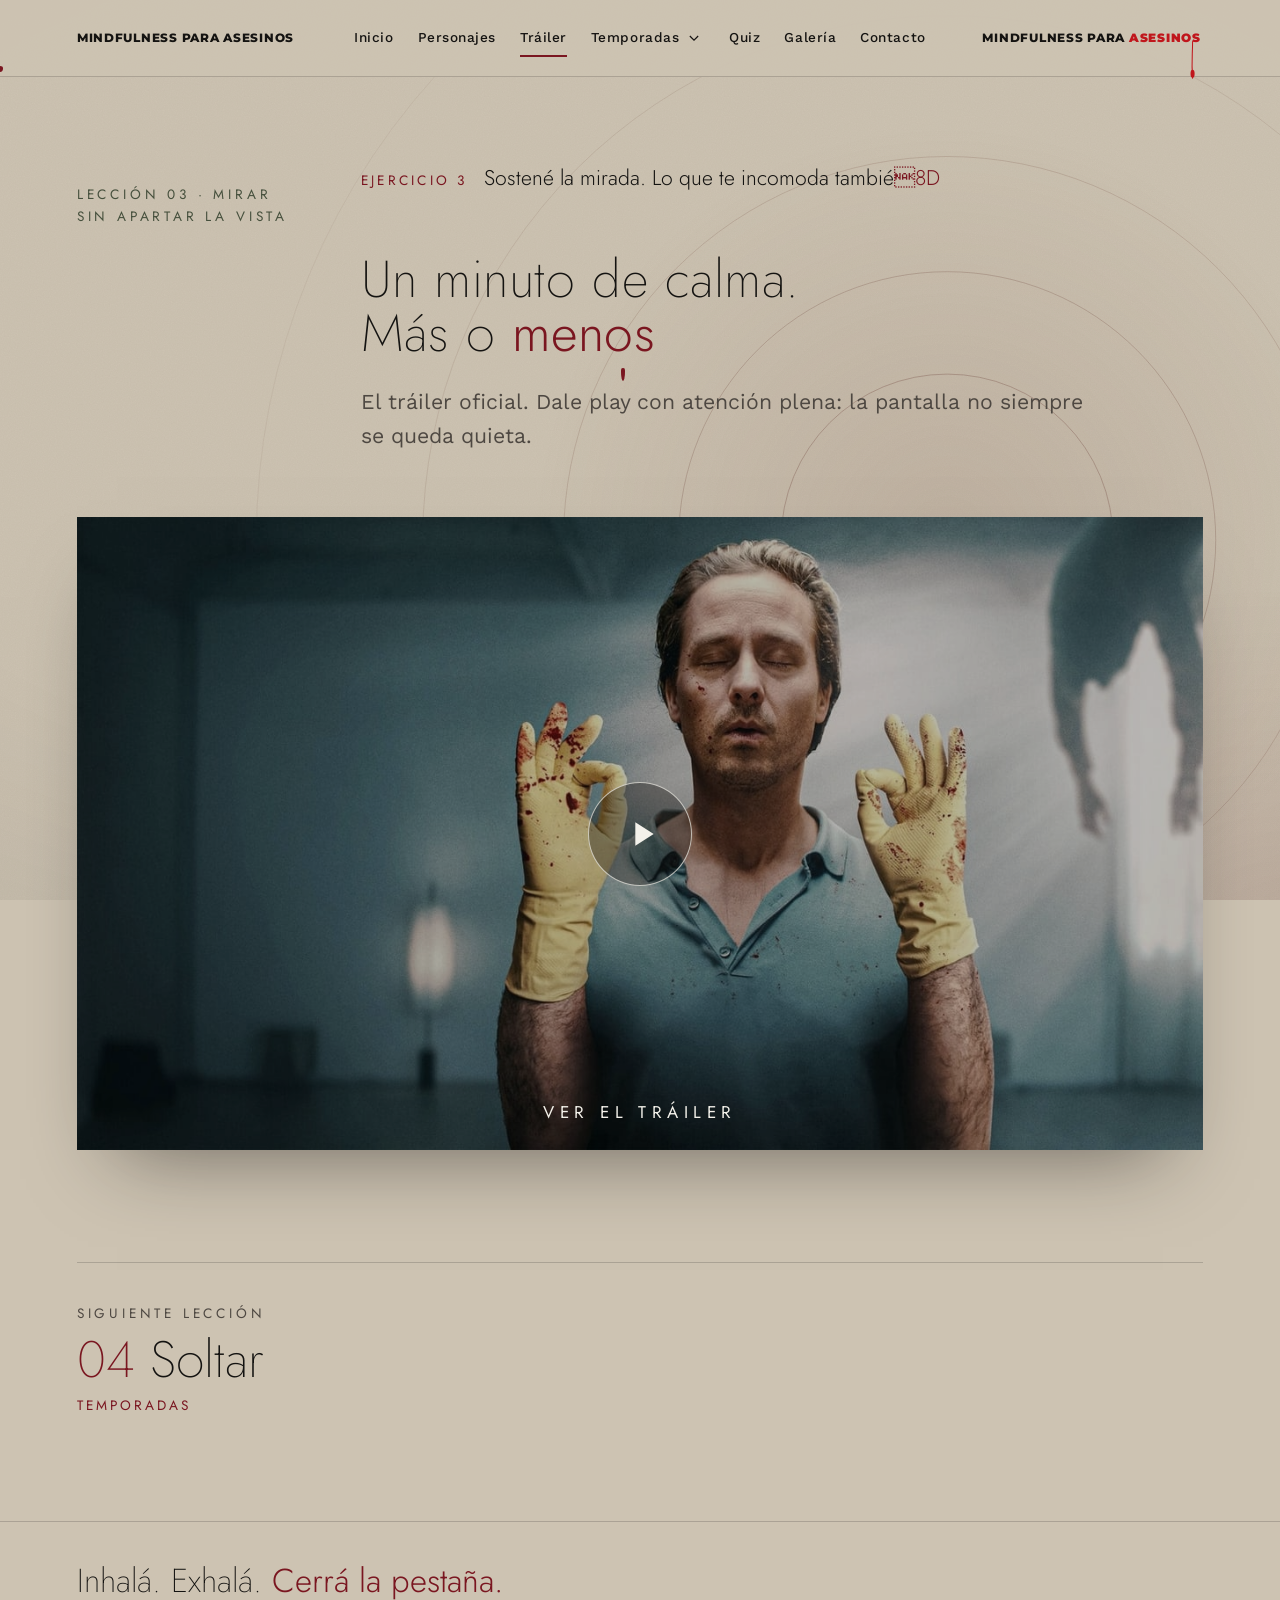
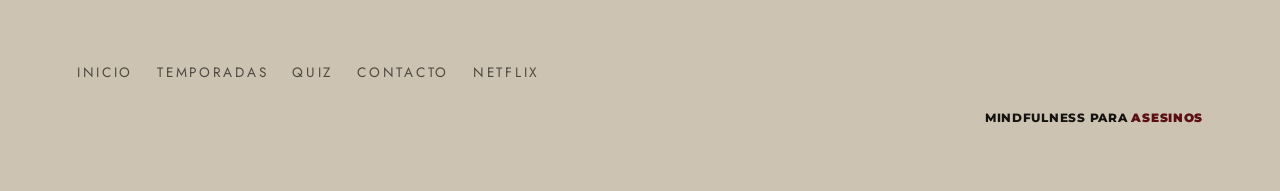
<file: trailer.html>
<!doctype html>
<html lang="es" data-stage="2">
<head>
  <meta charset="utf-8">
  <meta name="viewport" content="width=device-width, initial-scale=1">
  <title>Tráiler oficial de Mindfulness para asesinos (Netflix)</title>
  <meta name="description" content="Mirá el tráiler oficial de Mindfulness para asesinos, la comedia negra alemana de Netflix con Tom Schilling. Dale play con atención plena: la pantalla salpica.">
  <meta name="author" content="Proyecto de clase · Mindfulness para asesinos">
  <meta name="robots" content="index, follow, max-image-preview:large">
  <meta name="theme-color" content="#F3F1EA">
  <meta name="color-scheme" content="light">
  <meta property="og:type" content="website">
  <meta property="og:site_name" content="Mindfulness para asesinos">
  <meta property="og:locale" content="es_AR">
  <meta property="og:title" content="Tráiler oficial de Mindfulness para asesinos (Netflix)">
  <meta property="og:description" content="Mirá el tráiler oficial de Mindfulness para asesinos, la comedia negra alemana de Netflix con Tom Schilling. Dale play con atención plena: la pantalla salpica.">
  <meta property="og:image" content="assets/img/galeria/galeria-01.jpg">
  <meta name="twitter:card" content="summary_large_image">
  <meta name="twitter:title" content="Tráiler oficial de Mindfulness para asesinos (Netflix)">
  <meta name="twitter:description" content="Mirá el tráiler oficial de Mindfulness para asesinos, la comedia negra alemana de Netflix con Tom Schilling. Dale play con atención plena: la pantalla salpica.">
  <meta name="twitter:image" content="assets/img/galeria/galeria-01.jpg">
  <link rel="preconnect" href="https://fonts.googleapis.com">
  <link rel="preconnect" href="https://fonts.gstatic.com" crossorigin>
  <link href="https://fonts.googleapis.com/css2?family=Jost:wght@200;300;400&family=Montserrat:wght@800;900&family=Work+Sans:wght@400;500&display=swap" rel="stylesheet">
  <link rel="icon" href="data:image/svg+xml,%3Csvg xmlns='http://www.w3.org/2000/svg' viewBox='0 0 32 32'%3E%3Crect width='32' height='32' fill='%23F3F1EA'/%3E%3Cpath d='M16 4c3 7 8 11 8 17a8 8 0 0 1-16 0c0-6 5-10 8-17z' fill='%237A1620'/%3E%3C/svg%3E">
  <script type="application/ld+json">{"@context": "https://schema.org", "@type": "BreadcrumbList", "itemListElement": [{"@type": "ListItem", "position": 1, "name": "Inicio", "item": "index.html"}, {"@type": "ListItem", "position": 2, "name": "Tráiler", "item": "trailer.html"}]}</script>
  <link rel="stylesheet" href="css/styles.css?v=24">
</head>
<body data-page="trailer">

<!-- ===== Fondo: la página respira (anillos), y la sangre le gana terreno lección a lección ===== -->
<div class="breath-bg" aria-hidden="true"><i></i><i></i><i></i><i></i><i></i><span class="breath-bg__word breath-bg__word--in">Inhalá</span><span class="breath-bg__word breath-bg__word--out">Exhalá</span></div>

<!-- ===== SVG global: filtros reutilizables ===== -->
<svg class="svg-defs" aria-hidden="true" focusable="false">
  <defs>
    <filter id="f-wobble" x="-30%" y="-30%" width="160%" height="160%">
      <feTurbulence type="fractalNoise" baseFrequency="0.018 0.026" numOctaves="4" seed="7" result="n"/>
      <feDisplacementMap in="SourceGraphic" in2="n" scale="46" xChannelSelector="R" yChannelSelector="G"/>
    </filter>
    <filter id="f-wobble-2" x="-30%" y="-30%" width="160%" height="160%">
      <feTurbulence type="fractalNoise" baseFrequency="0.03" numOctaves="3" seed="21" result="n"/>
      <feDisplacementMap in="SourceGraphic" in2="n" scale="30" xChannelSelector="R" yChannelSelector="B"/>
      <feGaussianBlur stdDeviation="1.4"/>
    </filter>
    <filter id="f-wobble-small" x="-50%" y="-50%" width="200%" height="200%">
      <feTurbulence type="fractalNoise" baseFrequency="0.09" numOctaves="3" seed="4" result="n"/>
      <feDisplacementMap in="SourceGraphic" in2="n" scale="9" xChannelSelector="R" yChannelSelector="G"/>
    </filter>
    <filter id="f-soft"><feGaussianBlur stdDeviation="7"/></filter>
    <!-- sangre realista: gradiente (centro espeso), borde oscuro (seco), brillo húmedo y grano -->
    <radialGradient id="g-pool" cx="48%" cy="52%" r="60%">
      <stop offset="0" stop-color="#4E0A12"/>
      <stop offset=".55" stop-color="#6E121B"/>
      <stop offset="1" stop-color="#8A1B26"/>
    </radialGradient>
    <filter id="f-blood" x="-30%" y="-30%" width="160%" height="160%" color-interpolation-filters="sRGB">
      <feTurbulence type="fractalNoise" baseFrequency="0.018 0.026" numOctaves="4" seed="7" result="n"/>
      <feDisplacementMap in="SourceGraphic" in2="n" scale="46" xChannelSelector="R" yChannelSelector="G" result="shape"/>
      <feMorphology in="shape" operator="erode" radius="2.5" result="inner"/>
      <feComposite in="shape" in2="inner" operator="out" result="rim"/>
      <feFlood flood-color="#3A060C" flood-opacity=".75" result="rimColor"/>
      <feComposite in="rimColor" in2="rim" operator="in" result="rimDark"/>
      <feGaussianBlur in="shape" stdDeviation="7" result="blurA"/>
      <feSpecularLighting in="blurA" surfaceScale="8" specularConstant=".42" specularExponent="22" lighting-color="#ffe6e6" result="spec">
        <fePointLight x="150" y="40" z="260"/>
      </feSpecularLighting>
      <feComposite in="spec" in2="shape" operator="in" result="specIn"/>
      <feTurbulence type="fractalNoise" baseFrequency="0.9" numOctaves="2" seed="3" result="grain"/>
      <feColorMatrix in="grain" type="matrix" values="0 0 0 0 0  0 0 0 0 0  0 0 0 0 0  0 0 0 .05 0" result="grainA"/>
      <feComposite in="grainA" in2="shape" operator="in" result="grainIn"/>
      <feMerge><feMergeNode in="shape"/><feMergeNode in="grainIn"/><feMergeNode in="rimDark"/><feMergeNode in="specIn"/></feMerge>
    </filter>
    <filter id="f-goo-blood" x="-15%" y="-15%" width="130%" height="140%" color-interpolation-filters="sRGB">
      <feGaussianBlur in="SourceGraphic" stdDeviation="2.4" result="b"/>
      <feTurbulence type="fractalNoise" baseFrequency="0.035" numOctaves="3" seed="9" result="n"/>
      <feDisplacementMap in="b" in2="n" scale="5" xChannelSelector="R" yChannelSelector="G" result="bd"/>
      <feColorMatrix in="bd" type="matrix" values="1 0 0 0 0  0 1 0 0 0  0 0 1 0 0  0 0 0 16 -6" result="goo"/>
      <feGaussianBlur in="goo" stdDeviation=".7" result="shape"/>
      <feMorphology in="shape" operator="erode" radius="1.6" result="inner"/>
      <feComposite in="shape" in2="inner" operator="out" result="rim"/>
      <feFlood flood-color="#33050A" flood-opacity=".7" result="rimColor"/>
      <feComposite in="rimColor" in2="rim" operator="in" result="rimDark"/>
      <feGaussianBlur in="shape" stdDeviation="5" result="blurA"/>
      <feSpecularLighting in="blurA" surfaceScale="7" specularConstant=".42" specularExponent="24" lighting-color="#ffe9e9" result="spec">
        <fePointLight x="120" y="30" z="240"/>
      </feSpecularLighting>
      <feComposite in="spec" in2="shape" operator="in" result="specIn"/>
      <feMerge><feMergeNode in="shape"/><feMergeNode in="rimDark"/><feMergeNode in="specIn"/></feMerge>
    </filter>
    <filter id="f-goo-blood-m" x="-15%" y="-15%" width="130%" height="140%" color-interpolation-filters="sRGB">
      <feGaussianBlur in="SourceGraphic" stdDeviation="1.6" result="b"/>
      <feTurbulence type="fractalNoise" baseFrequency="0.06" numOctaves="3" seed="9" result="n"/>
      <feDisplacementMap in="b" in2="n" scale="3" xChannelSelector="R" yChannelSelector="G" result="bd"/>
      <feColorMatrix in="bd" type="matrix" values="1 0 0 0 0  0 1 0 0 0  0 0 1 0 0  0 0 0 16 -6" result="goo"/>
      <feGaussianBlur in="goo" stdDeviation=".5" result="shape"/>
      <feMorphology in="shape" operator="erode" radius="1" result="inner"/>
      <feComposite in="shape" in2="inner" operator="out" result="rim"/>
      <feFlood flood-color="#33050A" flood-opacity=".7" result="rimColor"/>
      <feComposite in="rimColor" in2="rim" operator="in" result="rimDark"/>
      <feGaussianBlur in="shape" stdDeviation="3" result="blurA"/>
      <feSpecularLighting in="blurA" surfaceScale="4" specularConstant=".28" specularExponent="26" lighting-color="#ffe9e9" result="spec">
        <fePointLight x="70" y="10" z="150"/>
      </feSpecularLighting>
      <feComposite in="spec" in2="shape" operator="in" result="specIn"/>
      <feMerge><feMergeNode in="shape"/><feMergeNode in="rimDark"/><feMergeNode in="specIn"/></feMerge>
    </filter>
    <filter id="f-blood-soft" x="-15%" y="-15%" width="130%" height="140%" color-interpolation-filters="sRGB">
      <feTurbulence type="fractalNoise" baseFrequency="0.05" numOctaves="3" seed="9" result="n"/>
      <feDisplacementMap in="SourceGraphic" in2="n" scale="9" xChannelSelector="R" yChannelSelector="G" result="shape"/>
      <feGaussianBlur in="shape" stdDeviation="3.5" result="blurA"/>
      <feSpecularLighting in="blurA" surfaceScale="4" specularConstant=".07" specularExponent="34" lighting-color="#ffe4e4" result="spec">
        <fePointLight x="120" y="30" z="240"/>
      </feSpecularLighting>
      <feComposite in="spec" in2="shape" operator="in" result="specIn"/>
      <feMerge><feMergeNode in="shape"/><feMergeNode in="specIn"/></feMerge>
    </filter>
    <filter id="f-sat" x="-50%" y="-50%" width="200%" height="200%">
      <feTurbulence type="fractalNoise" baseFrequency="0.05" numOctaves="3" seed="21" result="n"/>
      <feDisplacementMap in="SourceGraphic" in2="n" scale="14" xChannelSelector="R" yChannelSelector="B"/>
    </filter>
    <!-- mancha reutilizable para los bordes de las secciones infectadas -->
    <symbol id="s-stain" viewBox="0 0 600 420">
      <g filter="url(#f-blood)">
        <path fill="url(#g-pool)" d="M300 205 c-40-120 60-140 130-100 c 60 30 90 70 70 130 c-15 50-90 80-150 65 c-70-15-130-40-135-95 c-3-40 40-60 85 0z"/>
        <path fill="#6E121B" d="M150 215 c-40-10-70 20-55 40 c 20 25 60 10 55-40z"/>
        <path fill="#6E121B" d="M470 150 c 30-25 70-10 60 15 c-10 25-50 20-60-15z"/>
        <path fill="#6E121B" d="M330 300 c 8 40 6 80 4 110 c-1 10-12 10-13 0 c-2-30-4-70 9-110z"/>
      </g>
      <g filter="url(#f-sat)" fill="#6E121B">
        <path d="M0-11 C3-5 5-2 5 2 A5 5 0 1 1 -5 2 C-5-2 -3-5 0-11z" transform="translate(520 300) rotate(114) scale(1.40)"/>
        <path d="M0-11 C3-5 5-2 5 2 A5 5 0 1 1 -5 2 C-5-2 -3-5 0-11z" transform="translate(120 120) rotate(-66) scale(1.00)"/>
        <path d="M0-11 C3-5 5-2 5 2 A5 5 0 1 1 -5 2 C-5-2 -3-5 0-11z" transform="translate(400 352) rotate(147) scale(1.70)"/>
        <path d="M0-11 C3-5 5-2 5 2 A5 5 0 1 1 -5 2 C-5-2 -3-5 0-11z" transform="translate(560 270) rotate(105) scale(0.50)"/>
      </g>
    </symbol>
  </defs>
</svg>

<a class="skip-link" href="#main">Saltar al contenido</a>

<!-- ===== Navbar ===== -->
<header class="site-header" id="site-header">
  <nav class="nav" aria-label="Principal">
    <a class="nav__brand" href="index.html">Mindfulness para asesinos</a>

    <ul class="nav__links" id="nav-links">
      <li><a href="index.html">Inicio</a></li>
      <li><a href="personajes.html">Personajes</a></li>
      <li><a href="trailer.html">Tráiler</a></li>
      <li class="nav__item--sub" id="nav-temporadas">
        <a href="temporadas.html" class="nav__sub-link">Temporadas</a><button class="nav__sub-toggle" type="button" aria-expanded="false" aria-controls="sub-temporadas" aria-label="Abrir el submenú de temporadas"><svg viewBox="0 0 12 8" aria-hidden="true"><path d="M1 1l5 5 5-5" fill="none" stroke="currentColor" stroke-width="1.4"/></svg></button>
        <ul class="nav__sub" id="sub-temporadas" aria-label="Temporadas">
          <li><a href="temporada-1.html"><b>01</b><span>Temporada 1</span><small>El curso · 2024</small></a></li>
          <li><a href="temporada-2.html"><b>02</b><span>Temporada 2</span><small>La práctica avanzada · 2026</small></a></li>
          <li><a href="temporada-3.html"><b>03</b><span>Temporada 3</span><small>Al borde del mundo · 2027, en rodaje</small></a></li>
        </ul>
      </li>
      <li><a href="quiz.html">Quiz</a></li>
      <li><a href="galeria.html">Galería</a></li>
      <li><a href="contacto.html">Contacto</a></li>
    </ul>

    <a class="nav__brand nav__brand--stained" href="index.html" aria-label="Mindfulness para asesinos">
      <span aria-hidden="true">Mindfulness para <span class="stain-word">asesinos<svg class="stain-word__drip" viewBox="0 0 6 22" aria-hidden="true"><path d="M3 0 C3 8 1.5 12 3 22" /><circle cx="3" cy="19.5" r="2.4"/></svg></span></span>
    </a>

    <button class="nav__toggle" id="nav-toggle" aria-expanded="false" aria-controls="nav-links" aria-label="Abrir menú">
      <span></span><span></span>
    </button>
  </nav>
</header>

<main id="main" class="page page--trailer">

  <!-- ===== 3. TRÁILER ===== -->
  <section class="section section--trailer" id="trailer" data-stage="2" aria-labelledby="trailer-title">
    <div class="shell">
      <header class="section__head">
        <p class="eyebrow reveal">Lección 03 · Mirar sin apartar la vista</p>
        <p class="exercise reveal" data-type="Sostené la mirada. Lo que te incomoda también es información."><span class="exercise__num">Ejercicio 3</span><span class="exercise__text" aria-label="Sostené la mirada. Lo que te incomoda también es información."></span></p>
        <h1 class="section__title reveal" id="trailer-title">Un minuto de calma. Más o <em class="stain-word">menos</em></h1>
        <p class="section__lead reveal">El tráiler oficial. Dale play con atención plena: la pantalla no siempre se queda quieta.</p>
      </header>

      <div class="trailer reveal" id="trailer-player" data-video="8umozeMUssc">
        <canvas class="trailer__blood" aria-hidden="true"></canvas>
        <div class="trailer__frame">
          <button type="button" class="trailer__poster" aria-label="Reproducir el tráiler oficial">
            <img src="assets/img/galeria/galeria-01.jpg" width="1280" height="720" alt="" loading="lazy">
            <span class="trailer__play"><svg viewBox="0 0 24 24" aria-hidden="true"><path d="M8 5v14l11-7z" fill="currentColor"/></svg></span>
            <span class="trailer__cta">Ver el tráiler</span>
          </button>
        </div>
      </div>
    </div>
  </section>


</main>

  <nav class="nextlesson" aria-label="Siguiente lección">
    <div class="shell">
      <a class="nextlesson__link reveal" href="temporadas.html">
        <span class="nextlesson__eyebrow">Siguiente lección</span>
        <span class="nextlesson__title"><span class="nextlesson__num">04</span> Soltar</span>
        <span class="nextlesson__go">Temporadas</span>
      </a>
    </div>
  </nav>

<footer class="footer">
  <div class="shell">
    <p class="footer__close reveal">Inhalá. Exhalá. <span class="stain-word">Cerrá la pestaña.</span></p>
    <nav class="footer__links" aria-label="Pie"><a href="index.html">Inicio</a><a href="temporadas.html">Temporadas</a><a href="quiz.html">Quiz</a><a href="contacto.html">Contacto</a><a href="https://www.netflix.com/title/81554969" target="_blank" rel="noopener">Netflix</a></nav>
    <div class="footer__row">
      <p class="footer__brand">Mindfulness para <span class="stain-word">asesinos</span></p>
    </div>
  </div>
</footer>

<script src="js/blood.js?v=21" defer></script>
<script src="js/main.js?v=21" defer></script>
</body>
</html>
</file>
<file: css/styles.css>
/* =====================================================================
   MINDFULNESS PARA ASESINOS — styles.css
   Sistema: ver SPEC.md §3. Tokens en :root, infección por data-stage en
   <html>, un solo patrón de reveal, sin estilos ad hoc por bloque.
   ===================================================================== */

:root {
  /* ---- color ---- */
  --papel: #F3F1EA;
  --papel-sucio: #E6E0D3;
  --papel-manchado: #CDC3B2;
  --humo: #3B322E;
  --tinta: #141311;
  --salvia: #7C8B6F;
  --salvia-oscura: #55614B;
  --sangre: #7A1620;
  --sangre-densa: #5A0E16;
  --sangre-fresca: #A32332;
  --sangre-viva: #C93646;    /* sólo acentos de una palabra sobre fondo oscuro */
  --gris-humo: #6F6B63;
  --ceniza: #B8B2A6;

  /* ---- infección (los valores se pisan por data-stage) ---- */
  --bg: var(--papel);
  --ink: var(--tinta);
  --muted: var(--gris-humo);
  --line: rgba(20, 19, 17, .14);
  --surface: rgba(20, 19, 17, .04);
  --grain: .35;

  /* ---- tipografía (ratio 1.25, base 17px) ---- */
  --font-display: "Jost", "Avenir Next", "Segoe UI", sans-serif;
  --font-body: "Work Sans", "Segoe UI", system-ui, sans-serif;
  --fs--1: .8rem;
  --fs-0: 1rem;
  --fs-1: 1.25rem;
  --fs-2: 1.563rem;
  --fs-3: 1.953rem;
  --fs-4: 2.441rem;
  --fs-5: 3.052rem;
  --fs-hero: clamp(3rem, 8.6vw, 8.25rem);

  /* ---- espacio ---- */
  --s-1: 4px;
  --s-2: 8px;
  --s-3: 16px;
  --s-4: 24px;
  --s-5: 40px;
  --s-6: 64px;
  --s-7: 96px;
  --gutter: clamp(20px, 6vw, 96px);
  --shell-max: 1320px;

  /* ---- motion ---- */
  --ease-out: cubic-bezier(.16, 1, .3, 1);
  --ease-in: cubic-bezier(.55, 0, 1, .45);
  --ease-stamp: cubic-bezier(.2, 1.4, .4, 1);
  --t-reveal: 450ms;
  --t-stage: 900ms;

  --nav-h: 76px;
}

/* ---- etapas de la infección (cálidas, nunca gris neutro) ---- */
html[data-stage="1"] { --bg: var(--papel-sucio); --grain: .45; }
html[data-stage="2"] { --bg: var(--papel-manchado); --grain: .55; --line: rgba(20, 19, 17, .18); --surface: rgba(20, 19, 17, .06); }
html[data-stage="3"] {
  --bg: var(--humo); --ink: var(--papel); --muted: var(--ceniza);
  --line: rgba(243, 241, 234, .16); --surface: rgba(243, 241, 234, .05); --grain: .7;
}
html[data-stage="4"] {
  --bg: var(--tinta); --ink: var(--papel); --muted: var(--ceniza);
  --line: rgba(243, 241, 234, .14); --surface: rgba(243, 241, 234, .04); --grain: .85;
}

/* =====================================================================
   BASE
   ===================================================================== */
*, *::before, *::after { box-sizing: border-box; }

html {
  font-size: 17px;
  scroll-behavior: smooth;
  overflow-x: clip;
  background: var(--bg);
}

body {
  margin: 0;
  font-family: var(--font-body);
  font-size: var(--fs-0);
  line-height: 1.6;
  color: var(--ink);
  background: var(--bg);
  overflow-x: clip;
  transition: background-color var(--t-stage) var(--ease-out), color var(--t-stage) var(--ease-out);
}

/* Grano de papel: SVG feTurbulence en data URI, multiply, opacidad por etapa */
body::before {
  content: "";
  position: fixed;
  inset: 0;
  z-index: 0;
  pointer-events: none;
  opacity: var(--grain);
  mix-blend-mode: multiply;
  background-image: url("data:image/svg+xml,%3Csvg xmlns='http://www.w3.org/2000/svg' width='240' height='240'%3E%3Cfilter id='n'%3E%3CfeTurbulence type='fractalNoise' baseFrequency='.85' numOctaves='3' stitchTiles='stitch'/%3E%3CfeColorMatrix values='0 0 0 0 .12 0 0 0 0 .1 0 0 0 0 .08 0 0 0 .09 0'/%3E%3C/filter%3E%3Crect width='100%25' height='100%25' filter='url(%23n)'/%3E%3C/svg%3E");
  transition: opacity var(--t-stage) var(--ease-out);
}
html[data-stage="3"] body::before,
html[data-stage="4"] body::before { mix-blend-mode: screen; opacity: calc(var(--grain) * .35); }

main, .site-header, .footer { position: relative; z-index: 1; }

img, svg { display: block; max-width: 100%; }
h1, h2, h3, p, ul, ol, dl, figure { margin: 0; }
ul, ol { padding: 0; list-style: none; }
a { color: inherit; }
button { font: inherit; color: inherit; background: none; border: 0; padding: 0; cursor: pointer; }
em { font-style: normal; }

:focus-visible { outline: 2px solid var(--sangre-fresca); outline-offset: 4px; }
::selection { background: var(--sangre); color: var(--papel); }

.svg-defs { position: absolute; width: 0; height: 0; overflow: hidden; }

.sr-only {
  position: absolute; width: 1px; height: 1px; padding: 0; margin: -1px;
  overflow: hidden; clip: rect(0 0 0 0); white-space: nowrap; border: 0;
}

.skip-link {
  position: fixed; top: var(--s-3); left: var(--s-3); z-index: 60;
  padding: var(--s-2) var(--s-3); background: var(--tinta); color: var(--papel);
  transform: translateY(-200%); transition: transform 200ms var(--ease-out);
}
.skip-link:focus { transform: none; }

.shell {
  width: min(var(--shell-max), calc(100% - var(--gutter) * 2));
  margin-inline: auto;
}

/* =====================================================================
   TIPOGRAFÍA COMPARTIDA
   ===================================================================== */
.eyebrow {
  font-family: var(--font-display);
  font-weight: 400;
  font-size: var(--fs--1);
  letter-spacing: .28em;
  text-transform: uppercase;
  color: var(--salvia);
}
html[data-stage="3"] .eyebrow,
html[data-stage="4"] .eyebrow { color: var(--salvia); }

.section__title {
  font-family: var(--font-display);
  font-weight: 200;
  font-size: clamp(var(--fs-4), 5.2vw, var(--fs-5));
  line-height: 1.05;
  letter-spacing: .01em;
  max-width: 18ch;
  text-wrap: balance;
}
.section__lead {
  max-width: 56ch;
  color: var(--muted);
  font-size: var(--fs-1);
}

/* Palabra "con sangre": una por sección */
.stain-word {
  position: relative;
  color: var(--sangre);
  font-weight: 300;
}
.stain-word::after {
  content: "";
  position: absolute;
  left: 76%; bottom: -.2em;
  width: .085em; height: .24em;
  background: var(--sangre);
  border-radius: 45% 45% 50% 50% / 20% 20% 80% 80%;
}
/* sobre fondo oscuro el rojo seco desaparece: se usa --sangre-viva sólo ahí */
html[data-stage="3"] .stain-word,
html[data-stage="4"] .stain-word { color: var(--sangre-viva); }
html[data-stage="3"] .stain-word::after,
html[data-stage="4"] .stain-word::after,
html[data-stage="3"] .stain-word__drip path,
html[data-stage="4"] .stain-word__drip path { background: var(--sangre-viva); stroke: var(--sangre-viva); }
html[data-stage="3"] .stain-word__drip circle,
html[data-stage="4"] .stain-word__drip circle { fill: var(--sangre-viva); }

[hidden] { display: none !important; }

/* =====================================================================
   REVEAL (un solo patrón)
   ===================================================================== */
.reveal {
  opacity: 0;
  transform: translateY(20px);
  transition: opacity var(--t-reveal) var(--ease-out), transform var(--t-reveal) var(--ease-out);
}
.reveal.is-visible { opacity: 1; transform: none; }
.reveal:nth-child(2) { transition-delay: 60ms; }
.reveal:nth-child(3) { transition-delay: 120ms; }
.reveal:nth-child(4) { transition-delay: 180ms; }

/* =====================================================================
   LOADER
   ===================================================================== */
.loader {
  position: fixed; inset: 0; z-index: 50;
  display: grid; place-content: center; gap: var(--s-4);
  background: var(--papel); color: var(--tinta);
  transition: opacity 500ms var(--ease-out), visibility 500ms;
}
.loader__mark { width: min(520px, 80vw); overflow: visible; }
.loader__text {
  font-family: var(--font-display);
  font-weight: 300; font-size: 56px; letter-spacing: .22em;
  fill: none; stroke: var(--tinta); stroke-width: .8;
  stroke-dasharray: 1; stroke-dashoffset: 1;
  animation: draw 1100ms var(--ease-out) 100ms forwards;
}
.loader__text { stroke-dasharray: 900; stroke-dashoffset: 900; }
.loader__line {
  stroke: var(--sangre); stroke-width: 1.2; stroke-linecap: round;
  stroke-dasharray: 280; stroke-dashoffset: 280;
  animation: draw-line 600ms var(--ease-out) 900ms forwards;
}
.loader__hint {
  font-family: var(--font-display); font-size: var(--fs--1);
  letter-spacing: .3em; text-transform: uppercase; text-align: center;
  color: var(--gris-humo);
}
.is-loaded .loader { opacity: 0; visibility: hidden; }
@keyframes draw { to { stroke-dashoffset: 0; } }
@keyframes draw-line { to { stroke-dashoffset: 0; } }

/* =====================================================================
   NAVBAR
   ===================================================================== */
.site-header {
  position: fixed; inset: 0 0 auto 0; z-index: 30;
  background: color-mix(in srgb, var(--bg) 94%, transparent);
  border-bottom: 1px solid var(--line);
  transition: background-color var(--t-stage) var(--ease-out), color var(--t-stage) var(--ease-out), border-color var(--t-stage);
}
.nav {
  min-height: var(--nav-h);
  width: min(var(--shell-max), calc(100% - var(--gutter) * 2));
  margin-inline: auto;
  display: grid;
  grid-template-columns: 1fr auto 1fr;
  align-items: center;
  gap: var(--s-4);
}
.nav__brand {
  font-family: var(--font-display);
  font-weight: 400; font-size: .74rem; letter-spacing: .18em;
  text-transform: uppercase; text-decoration: none; white-space: nowrap;
}
.nav__brand--stained { justify-self: end; }
.nav__brand--stained .stain-word { display: inline-block; padding-right: .2em; }
.nav__brand--stained .stain-word::after { display: none; }
.stain-word__drip {
  position: absolute; left: 82%; top: 70%; width: .42em; height: auto;
  overflow: visible;
}
.stain-word__drip path { fill: none; stroke: var(--sangre); stroke-width: 1.2; stroke-linecap: round; }
.stain-word__drip circle { fill: var(--sangre); }

.nav__links { display: flex; gap: clamp(var(--s-3), 2.4vw, var(--s-5)); }
.nav__links a {
  position: relative; display: block; padding: var(--s-2) 0;
  font-size: var(--fs--1); font-weight: 500; letter-spacing: .04em; text-decoration: none;
}
.nav__links a::after {
  content: ""; position: absolute; left: 0; right: 0; bottom: 0; height: 2px;
  background: var(--sangre); transform: scaleX(0); transform-origin: right;
  transition: transform 350ms var(--ease-out);
}
.nav__links a:hover::after, .nav__links a.is-active::after { transform: scaleX(1); transform-origin: left; }

.nav__toggle { display: none; }

/* =====================================================================
   HERO
   ===================================================================== */
.hero {
  position: relative;
  min-height: 100svh;
  display: grid;
  align-items: center;
  padding: calc(var(--nav-h) + var(--s-6)) 0 var(--s-6);
  overflow: hidden;
  isolation: isolate;
}
.hero__grid { display: grid; gap: var(--s-4); position: relative; z-index: 1; }

.hero__title {
  position: relative;
  display: inline-block;
  width: max-content;
  max-width: 100%;
  margin-top: var(--s-2);
  font-family: var(--font-display);
  font-weight: 200;
  font-size: var(--fs-hero);
  line-height: .96;
  letter-spacing: .07em;
  text-transform: uppercase;
}
.hero__line { display: block; }
.hero__line--2 { font-weight: 300; letter-spacing: .12em; }
.hero__target { position: relative; display: inline-block; }

/* Gota: nace arriba de la última S y cae sobre ella */
.blood-drip {
  position: absolute;
  right: .36em;            /* centrada sobre la S final */
  top: calc(var(--drip-start, -46vh));   /* blood.js la ajusta para nacer bajo la navbar */
  width: .12em;
  height: calc(var(--drip-len, 46vh) + 1.05em);
  overflow: visible;
  pointer-events: none;
}
.blood-drip__path {
  fill: none; stroke: var(--sangre); stroke-width: 4; stroke-linecap: round;
  stroke-dasharray: 1; stroke-dashoffset: 1;
}
.blood-drip__bulb { fill: var(--sangre); opacity: 0; transform-origin: 7px 396px; }

.is-dripping .blood-drip__path { animation: fall 820ms var(--ease-in) forwards; }
.is-dripping .blood-drip__bulb { animation: bulb 820ms var(--ease-in) forwards; }
@keyframes fall { to { stroke-dashoffset: 0; } }
@keyframes bulb { 0%, 55% { opacity: 0; transform: scale(.3); } 100% { opacity: 1; transform: scale(1); } }

/* Mancha: detrás del texto, multiply, nace donde cae la gota */
.blood-stain {
  position: absolute;
  right: -.9em;
  top: .58em;
  width: 3.9em;
  height: auto;
  overflow: visible;
  pointer-events: none;
  z-index: -1;
  mix-blend-mode: multiply;
}
.blood-stain__pool { transform-origin: 300px 200px; transform: scale(.04); opacity: 0; }
.blood-stain__tongue { transform-origin: 330px 300px; transform: scaleY(0); }
.is-stained .blood-stain__pool { animation: pool 1100ms var(--ease-out) forwards; }
.is-stained .blood-stain__tongue { animation: tongue 1600ms var(--ease-out) 700ms forwards; }
@keyframes pool { from { transform: scale(.04) translateY(-8px); opacity: .9; } to { transform: scale(1); opacity: 1; } }
@keyframes tongue { to { transform: scaleY(1); } }

.hero__lead {
  max-width: 44ch;
  font-size: var(--fs-1);
  margin-top: var(--s-3);
}
.hero__meta {
  display: flex; flex-wrap: wrap; gap: var(--s-3) var(--s-6);
  padding-top: var(--s-4);
  border-top: 1px solid var(--line);
  max-width: 720px;
}
.hero__meta div { display: grid; gap: 2px; }
.hero__meta dt {
  font-family: var(--font-display); font-size: .7rem; letter-spacing: .24em;
  text-transform: uppercase; color: var(--muted);
}
.hero__meta dd { margin: 0; font-size: var(--fs-0); }

.hero__scroll {
  display: inline-flex; align-items: center; gap: var(--s-3);
  margin-top: var(--s-5);
  font-family: var(--font-display); font-size: .7rem; letter-spacing: .3em;
  text-transform: uppercase; text-decoration: none; color: var(--muted);
  width: max-content;
}
.hero__scroll svg { width: 12px; height: 40px; animation: nudge 2.4s var(--ease-out) infinite; }
@keyframes nudge { 0%, 100% { transform: translateY(0); } 50% { transform: translateY(6px); } }

/* trail de gotas (JS crea nodos) */
.hero__trail { position: absolute; inset: 0; pointer-events: none; z-index: 0; }
.hero__trail i {
  position: absolute; width: 6px; height: 9px; margin: -4px 0 0 -3px;
  background: var(--sangre); opacity: .45;
  border-radius: 50% 50% 55% 55% / 40% 40% 60% 60%;
  animation: trail-fade 600ms var(--ease-out) forwards;
}
@keyframes trail-fade { to { opacity: 0; transform: translateY(14px) scale(.6); } }

/* =====================================================================
   SECCIONES
   ===================================================================== */
.section { position: relative; scroll-margin-top: var(--nav-h); }
.section--personajes { padding-block: 128px; }
.section--temporadas { padding-block: 112px; }
.section--quiz { padding-block: 96px; }
.section--galeria { padding-block: 80px 96px; }

.section__head {
  display: grid;
  grid-template-columns: minmax(0, 1fr);
  gap: var(--s-4);
  margin-bottom: var(--s-6);
}
@media (min-width: 900px) {
  .section__head { grid-template-columns: 220px minmax(0, 1fr); column-gap: var(--s-6); align-items: start; }
  .section__head .eyebrow { padding-top: .9em; }
  .section__head .section__title { grid-column: 2; }
  .section__head .section__lead { grid-column: 2; }
}

/* =====================================================================
   CARRUSEL PERSONAJES
   ===================================================================== */
.carousel { position: relative; }
.carousel__bar {
  display: flex; justify-content: space-between; align-items: center;
  margin-bottom: var(--s-4);
}
.carousel__count {
  font-family: var(--font-display); font-size: var(--fs--1); letter-spacing: .24em; color: var(--muted);
}
.carousel__controls { display: flex; gap: var(--s-2); }
.carousel__btn {
  width: 48px; height: 48px; display: grid; place-items: center;
  border: 1px solid var(--line); border-radius: 50%;
  transition: border-color 250ms, background-color 250ms, transform 250ms var(--ease-out);
}
.carousel__btn svg { width: 20px; height: 20px; }
.carousel__btn:hover { border-color: var(--sangre); background: var(--surface); }
.carousel__btn:active { transform: scale(.94); }

.carousel__track {
  display: grid;
  grid-auto-flow: column;
  grid-auto-columns: clamp(260px, 26vw, 340px);
  gap: var(--s-4);
  overflow-x: auto;
  scroll-snap-type: x mandatory;
  scroll-behavior: smooth;
  padding: var(--s-3) var(--s-2) var(--s-4);
  margin-inline: calc(var(--s-2) * -1);
  scrollbar-width: none;
}
.carousel__track::-webkit-scrollbar { display: none; }
.carousel__track:focus-visible { outline-offset: -2px; }

.card {
  scroll-snap-align: start;
  position: relative;
  display: grid;
  grid-template-rows: auto 1fr;
  gap: var(--s-3);
  transform-style: preserve-3d;
  transition: transform 300ms var(--ease-out);
}
/* halo rojo detrás en hover/tilt */
.card::before {
  content: ""; position: absolute; inset: 6% -4% auto -4%; height: 60%;
  background: radial-gradient(ellipse at 50% 40%, rgba(122, 22, 32, .38), transparent 68%);
  opacity: 0; transform: translateZ(-40px); transition: opacity 350ms var(--ease-out);
  pointer-events: none; z-index: -1;
}
.card:hover::before, .card.is-active::before, .card:focus-within::before { opacity: 1; }

.card__media {
  position: relative; aspect-ratio: 3 / 4; overflow: hidden;
  background: var(--salvia-oscura);
}
.card__media img {
  width: 100%; height: 100%; object-fit: cover;
  transform-origin: 50% 40%;
}
.card.is-active .card__media img { animation: kenburns 9s var(--ease-out) forwards; }
@keyframes kenburns { from { transform: scale(1); } to { transform: scale(1.08) translate(-1.5%, -1%); } }

/* placeholder intencional */
.card__ph {
  position: absolute; inset: 0; display: none;
  padding: var(--s-4);
  color: var(--papel);
  background:
    linear-gradient(160deg, rgba(243, 241, 234, .08), transparent 55%),
    var(--salvia-oscura);
}
.card__ph::after {
  content: ""; position: absolute; inset: 0; opacity: .5; mix-blend-mode: multiply;
  background-image: url("data:image/svg+xml,%3Csvg xmlns='http://www.w3.org/2000/svg' width='240' height='240'%3E%3Cfilter id='n'%3E%3CfeTurbulence type='fractalNoise' baseFrequency='.85' numOctaves='3' stitchTiles='stitch'/%3E%3CfeColorMatrix values='0 0 0 0 .1 0 0 0 0 .1 0 0 0 0 .08 0 0 0 .18 0'/%3E%3C/filter%3E%3Crect width='100%25' height='100%25' filter='url(%23n)'/%3E%3C/svg%3E");
}
.card.is-placeholder img { visibility: hidden; }
.card.is-placeholder .card__ph { display: block; }
.card__ph-initial {
  position: absolute; left: 50%; top: 46%; transform: translate(-50%, -50%);
  font-family: var(--font-display); font-weight: 200; font-size: 7rem; line-height: 1;
  color: rgba(243, 241, 234, .82);
}
.card__ph-note {
  position: absolute; left: var(--s-4); bottom: var(--s-4);
  font-family: var(--font-display); font-size: .68rem; letter-spacing: .2em; text-transform: uppercase;
  color: rgba(243, 241, 234, .7);
}

.card__body { display: grid; gap: var(--s-1); padding-right: var(--s-2); }
.card__name { font-family: var(--font-display); font-weight: 300; font-size: var(--fs-2); line-height: 1.1; }
.card__actor { font-size: var(--fs--1); letter-spacing: .06em; text-transform: uppercase; color: var(--muted); }
.card__role { margin-top: var(--s-2); font-weight: 500; color: var(--sangre); }
html[data-stage="3"] .card__role, html[data-stage="4"] .card__role { color: var(--sangre-viva); }
.card__desc { font-size: var(--fs--1); color: var(--muted); }

/* =====================================================================
   TEMPORADAS
   ===================================================================== */
.seasons { display: grid; gap: var(--s-7); }
.season {
  position: relative;
  display: grid;
  grid-template-columns: minmax(0, 1fr);
  gap: var(--s-5);
  align-items: center;
}
@media (min-width: 820px) {
  .season { grid-template-columns: 300px minmax(0, 1fr); column-gap: var(--s-7); }
  .season--2 { grid-template-columns: minmax(0, 1fr) 300px; }
  .season--2 .season__poster { order: 2; }
  .season--2 .season__body { order: 1; padding-left: var(--s-7); }
}
.season__num {
  position: absolute; top: -.12em; right: 0; z-index: 0;
  font-family: var(--font-display); font-weight: 200; font-size: clamp(6rem, 16vw, 15rem); line-height: 1;
  color: var(--sangre); opacity: .14; pointer-events: none;
}
.season--2 .season__num { right: calc(300px + var(--s-7)); }
.season__poster {
  position: relative; z-index: 1; aspect-ratio: 2 / 3; overflow: hidden;
  background: var(--salvia-oscura);
  box-shadow: 0 30px 60px -30px rgba(20, 19, 17, .45);
}
.season__poster img { width: 100%; height: 100%; object-fit: cover; }
.season__ph {
  position: absolute; inset: 0; display: none; place-content: center; gap: var(--s-3);
  text-align: center; color: var(--papel);
  background: linear-gradient(160deg, rgba(243, 241, 234, .08), transparent 55%), var(--salvia-oscura);
}
.season__ph span { font-family: var(--font-display); font-weight: 200; font-size: 6rem; line-height: 1; }
.season__ph small { display: block; padding: 0 var(--s-4); font-family: var(--font-display); font-size: .62rem; letter-spacing: .18em; text-transform: uppercase; opacity: .75; }
.season.is-placeholder img { visibility: hidden; }
.season.is-placeholder .season__ph { display: grid; }

.season__body { position: relative; z-index: 1; display: grid; gap: var(--s-3); max-width: 58ch; }
.season__meta { display: flex; gap: var(--s-4); font-family: var(--font-display); font-size: var(--fs--1); letter-spacing: .2em; text-transform: uppercase; color: var(--muted); }
.season__title { font-family: var(--font-display); font-weight: 200; font-size: var(--fs-4); line-height: 1.05; }
.season__lessons {
  display: flex; flex-wrap: wrap; gap: var(--s-2) var(--s-4);
  margin-top: var(--s-2); padding-top: var(--s-3); border-top: 1px solid var(--line);
  font-family: var(--font-display); font-size: var(--fs--1); letter-spacing: .16em; text-transform: uppercase;
  counter-reset: lesson;
}
.season__lessons li { counter-increment: lesson; }
.season__lessons li::before { content: counter(lesson, decimal-leading-zero) " "; color: var(--sangre); margin-right: .3em; }

/* =====================================================================
   QUIZ
   ===================================================================== */
.quiz__grid { display: grid; gap: var(--s-6); }
@media (min-width: 980px) {
  .quiz__grid { grid-template-columns: minmax(0, 5fr) minmax(0, 7fr); column-gap: var(--s-7); align-items: start; }
  .section__head--quiz { grid-template-columns: minmax(0, 1fr); margin-bottom: 0; position: sticky; top: calc(var(--nav-h) + var(--s-5)); }
  .section__head--quiz .section__title, .section__head--quiz .section__lead { grid-column: 1; }
  .section__head--quiz .eyebrow { padding-top: 0; }
}

.quiz {
  position: relative;
  padding: var(--s-5);
  background: var(--papel);
  color: var(--tinta);
  box-shadow: 10px 10px 0 var(--sangre-densa);
  overflow: hidden;
}
.quiz__top { display: grid; gap: var(--s-2); margin-bottom: var(--s-5); }
.quiz__step { font-family: var(--font-display); font-size: var(--fs--1); letter-spacing: .22em; text-transform: uppercase; color: var(--gris-humo); }
.quiz__progress { height: 3px; background: rgba(20, 19, 17, .12); }
.quiz__progress-bar {
  display: block; height: 100%; width: 100%; background: var(--sangre);
  transform: scaleX(0); transform-origin: left; transition: transform 500ms var(--ease-out);
}

.quiz__viewport { overflow: hidden; }
.quiz__slide { display: grid; gap: var(--s-4); }
.quiz__slide.is-leaving { animation: slide-out 260ms var(--ease-in) forwards; }
.quiz__slide.is-entering { animation: slide-in 420ms var(--ease-out) forwards; }
@keyframes slide-out { to { opacity: 0; transform: translateX(-32px); } }
@keyframes slide-in { from { opacity: 0; transform: translateX(32px); } to { opacity: 1; transform: none; } }

.quiz__q { font-family: var(--font-display); font-weight: 300; font-size: var(--fs-2); line-height: 1.2; text-wrap: balance; }
.quiz__options { display: grid; gap: var(--s-2); }
.quiz__opt {
  display: grid; grid-template-columns: 32px 1fr; align-items: baseline; gap: var(--s-3);
  width: 100%; text-align: left; padding: var(--s-3) var(--s-4);
  border: 1px solid rgba(20, 19, 17, .18);
  transition: border-color 200ms, background-color 200ms, transform 200ms var(--ease-out);
}
.quiz__opt b { font-family: var(--font-display); font-weight: 400; font-size: var(--fs--1); letter-spacing: .1em; color: var(--sangre); }
.quiz__opt:hover, .quiz__opt:focus-visible { border-color: var(--sangre); background: rgba(122, 22, 32, .05); }
.quiz__opt:active { transform: scale(.985); }

/* resultado */
.quiz__result { position: relative; display: grid; gap: var(--s-4); padding-top: var(--s-3); }
.quiz__result-stain {
  position: absolute; width: 260px; right: -70px; bottom: -90px; z-index: 0;
  opacity: 0; transform: scale(.2); transform-origin: 55% 45%;
  mix-blend-mode: multiply;
}
.quiz__result.is-stamped .quiz__result-stain { animation: pool 900ms var(--ease-out) 120ms forwards; }
.quiz__stamp {
  position: relative; z-index: 1; width: max-content; max-width: 100%;
  padding: var(--s-3) var(--s-4);
  border: 3px solid var(--sangre); color: var(--sangre);
  transform: rotate(-4deg); transform-origin: center;
  opacity: 0;
  mask-image: url("data:image/svg+xml,%3Csvg xmlns='http://www.w3.org/2000/svg' width='200' height='200'%3E%3Cfilter id='n'%3E%3CfeTurbulence type='fractalNoise' baseFrequency='.6' numOctaves='2'/%3E%3CfeColorMatrix values='0 0 0 0 0 0 0 0 0 0 0 0 0 0 0 0 0 0 5 -1.4'/%3E%3C/filter%3E%3Crect width='100%25' height='100%25' filter='url(%23n)'/%3E%3C/svg%3E");
  -webkit-mask-image: url("data:image/svg+xml,%3Csvg xmlns='http://www.w3.org/2000/svg' width='200' height='200'%3E%3Cfilter id='n'%3E%3CfeTurbulence type='fractalNoise' baseFrequency='.6' numOctaves='2'/%3E%3CfeColorMatrix values='0 0 0 0 0 0 0 0 0 0 0 0 0 0 0 0 0 0 5 -1.4'/%3E%3C/filter%3E%3Crect width='100%25' height='100%25' filter='url(%23n)'/%3E%3C/svg%3E");
}
.quiz__result.is-stamped .quiz__stamp { animation: stamp 220ms var(--ease-stamp) forwards, shake 240ms linear 220ms; }
@keyframes stamp { from { opacity: 0; transform: rotate(-4deg) scale(2.4); } 70% { opacity: 1; } to { opacity: 1; transform: rotate(-4deg) scale(1); } }
@keyframes shake {
  0%, 100% { translate: 0 0; } 20% { translate: -3px 2px; } 40% { translate: 3px -1px; } 60% { translate: -2px -2px; } 80% { translate: 2px 1px; }
}
.quiz__stamp-label { font-family: var(--font-display); font-size: .68rem; letter-spacing: .3em; text-transform: uppercase; }
.quiz__stamp-title { font-family: var(--font-display); font-weight: 300; font-size: var(--fs-3); line-height: 1.05; text-transform: uppercase; letter-spacing: .04em; }
.quiz__stamp-score { font-family: var(--font-display); font-size: var(--fs--1); letter-spacing: .2em; text-transform: uppercase; margin-top: var(--s-1); }
.quiz__result-text { position: relative; z-index: 1; max-width: 46ch; padding-right: var(--s-5); font-size: var(--fs-1); }

.btn {
  position: relative; z-index: 1;
  width: max-content; padding: var(--s-3) var(--s-5);
  font-family: var(--font-display); font-size: var(--fs--1); letter-spacing: .2em; text-transform: uppercase;
  color: var(--papel); background: var(--tinta);
  transition: background-color 200ms, transform 200ms var(--ease-out);
}
.btn:hover { background: var(--sangre); }
.btn:active { transform: scale(.97); }

/* =====================================================================
   GALERÍA
   ===================================================================== */
.gallery {
  display: grid;
  grid-template-columns: repeat(2, minmax(0, 1fr));
  grid-auto-rows: minmax(160px, 22vw);
  grid-auto-flow: dense;
  gap: var(--s-3);
}
@media (min-width: 760px) {
  .gallery { grid-template-columns: repeat(4, minmax(0, 1fr)); grid-auto-rows: minmax(200px, 16vw); gap: var(--s-4); }
  .gallery__item--wide { grid-column: span 2; }
  .gallery__item--tall { grid-row: span 2; }
}
.gallery__item { position: relative; overflow: hidden; background: var(--salvia-oscura); }
.gallery__btn { display: block; width: 100%; height: 100%; position: relative; }
.gallery__btn img { width: 100%; height: 100%; object-fit: cover; transition: transform 600ms var(--ease-out), filter 400ms; }
.gallery__btn:hover img { transform: scale(1.04); }
.gallery__btn::after {
  content: ""; position: absolute; inset: 0; border: 1px solid transparent;
  transition: border-color 250ms; pointer-events: none;
}
.gallery__btn:hover::after, .gallery__btn:focus-visible::after { border-color: var(--sangre-fresca); }
.gallery__ph {
  position: absolute; inset: 0; display: none; place-items: center;
  font-family: var(--font-display); font-weight: 200; font-size: 4rem; color: rgba(243, 241, 234, .75);
  background: linear-gradient(160deg, rgba(243, 241, 234, .08), transparent 55%), var(--salvia-oscura);
}
.gallery__item.is-placeholder img { visibility: hidden; }
.gallery__item.is-placeholder .gallery__ph { display: grid; }

/* =====================================================================
   LIGHTBOX
   ===================================================================== */
.lightbox {
  position: fixed; inset: 0; width: 100vw; height: 100vh; max-width: none; max-height: none;
  margin: 0; padding: var(--s-5); border: 0;
  background: rgba(20, 19, 17, .92); color: var(--papel);
  display: grid; grid-template-columns: 56px minmax(0, 1fr) 56px; align-items: center; gap: var(--s-3);
  opacity: 0; transition: opacity 300ms var(--ease-out);
}
.lightbox:not([open]) { display: none; }
.lightbox.is-open { opacity: 1; }
.lightbox::backdrop { background: transparent; }
.lightbox__figure { display: grid; gap: var(--s-3); justify-items: center; }
.lightbox__frame {
  position: relative; width: min(100%, 1100px, calc((100vh - 180px) * 1.5)); aspect-ratio: 3 / 2; overflow: hidden;
  background: var(--salvia-oscura);
  transform: scale(.94); transition: transform 350ms var(--ease-out);
}
.lightbox.is-open .lightbox__frame { transform: none; }
.lightbox__frame img { width: 100%; height: 100%; object-fit: cover; }
.lightbox__frame.is-placeholder img { visibility: hidden; }
.lightbox__ph {
  position: absolute; inset: 0; display: none; place-items: center;
  font-family: var(--font-display); font-weight: 200; font-size: 6rem; color: rgba(243, 241, 234, .75);
}
.lightbox__frame.is-placeholder .lightbox__ph { display: grid; }
.lightbox__caption { font-family: var(--font-display); font-size: var(--fs--1); letter-spacing: .2em; text-transform: uppercase; color: var(--ceniza); }
.lightbox__close {
  position: absolute; top: var(--s-4); right: var(--s-4); width: 48px; height: 48px;
  display: grid; place-items: center; border: 1px solid rgba(243, 241, 234, .3); border-radius: 50%;
}
.lightbox__close svg, .lightbox__nav svg { width: 22px; height: 22px; }
.lightbox__nav {
  width: 56px; height: 56px; display: grid; place-items: center;
  border: 1px solid rgba(243, 241, 234, .3); border-radius: 50%;
  transition: border-color 200ms, background-color 200ms;
}
.lightbox__nav:hover, .lightbox__close:hover { border-color: var(--sangre-fresca); background: rgba(122, 22, 32, .3); }

/* =====================================================================
   FOOTER
   ===================================================================== */
.footer { padding: var(--s-5) 0 var(--s-6); border-top: 1px solid var(--line); }
.footer__row { display: flex; flex-wrap: wrap; justify-content: space-between; gap: var(--s-3); font-size: var(--fs--1); color: var(--muted); }
.footer__brand { font-family: var(--font-display); letter-spacing: .18em; text-transform: uppercase; color: var(--ink); }
.footer__brand .stain-word::after { display: none; }

/* =====================================================================
   RESPONSIVE
   ===================================================================== */
@media (max-width: 900px) {
  :root { --nav-h: 64px; }
  .nav { grid-template-columns: 1fr auto; }
  .nav__brand--stained { display: none; }
  .nav__toggle {
    display: grid; gap: 6px; width: 44px; height: 44px; place-content: center; justify-self: end;
  }
  .nav__toggle span { display: block; width: 24px; height: 1.5px; background: currentColor; transition: transform 300ms var(--ease-out); }
  .nav__toggle[aria-expanded="true"] span:first-child { transform: translateY(3.75px) rotate(45deg); }
  .nav__toggle[aria-expanded="true"] span:last-child { transform: translateY(-3.75px) rotate(-45deg); }
  .nav__links {
    position: fixed; inset: var(--nav-h) 0 0 0; z-index: 29;
    flex-direction: column; align-items: flex-start; gap: var(--s-4);
    padding: var(--s-6) var(--gutter);
    background: var(--bg); color: var(--ink);
    transform: translateX(100%); transition: transform 400ms var(--ease-out);
  }
  .nav__links.is-open { transform: none; }
  .nav__links a { font-family: var(--font-display); font-weight: 300; font-size: var(--fs-3); letter-spacing: .04em; padding: var(--s-2) 0; }

  .hero { padding-bottom: var(--s-5); }
  .hero__title { letter-spacing: .05em; }
  .blood-stain { width: 3.4em; right: -.6em; }

  .section--personajes { padding-block: 96px; }
  .section--temporadas { padding-block: 88px; }
  .section--quiz { padding-block: 72px; }
  .section--galeria { padding-block: 64px 80px; }
  .section__head { margin-bottom: var(--s-5); }
  .seasons { gap: var(--s-6); }
  .season__poster { max-width: 260px; }
  .season__num { font-size: 7rem; top: -.25em; left: auto; right: 0; }
  .season--2 .season__num { right: 0; }
  .quiz { padding: var(--s-4); box-shadow: 6px 6px 0 var(--sangre-densa); }
  .lightbox { padding: var(--s-3); grid-template-columns: 1fr; }
  .lightbox__nav { position: absolute; bottom: var(--s-4); }
  .lightbox__nav--prev { left: var(--s-4); }
  .lightbox__nav--next { right: var(--s-4); }
  .lightbox__frame { aspect-ratio: 4 / 3; }
}

@media (max-width: 480px) {
  :root { --fs-hero: clamp(1.9rem, 9.4vw, 2.4rem); }
  .hero__grid { min-width: 0; }
  .hero__title { width: fit-content; letter-spacing: .03em; }
  .hero__line--2 { letter-spacing: .06em; }
  .blood-stain { width: 3.2em; right: -.4em; top: .7em; }
  .hero__meta { gap: var(--s-3) var(--s-4); }
  .carousel__track { grid-auto-columns: 82vw; }
  .card__ph-initial { font-size: 8rem; }
  .quiz__opt { grid-template-columns: 24px 1fr; padding: var(--s-3); }
}

/* =====================================================================
   REDUCED MOTION
   ===================================================================== */
@media (prefers-reduced-motion: reduce) {
  html { scroll-behavior: auto; }
  *, *::before, *::after { animation-duration: .01ms !important; animation-iteration-count: 1 !important; transition-duration: 200ms !important; }
  .loader { display: none; }
  .blood-drip { display: none; }
  .blood-stain__pool { transform: scale(1); opacity: 1; }
  .blood-stain__tongue { transform: scaleY(1); }
  .reveal { transform: none; }
  .card.is-active .card__media img { animation: none; }
  .hero__trail { display: none; }
  .hero__scroll svg { animation: none; }
}

/* =====================================================================
   CAPA 2 — detalles que refuerzan el concepto
   ===================================================================== */

/* ---- círculo de respiración (hero) ---- */
.breath {
  position: absolute; z-index: 0; pointer-events: none;
  right: clamp(24px, 7vw, 120px); top: 50%;
  width: min(34vw, 460px); aspect-ratio: 1;
  transform: translateY(-52%);
  display: grid; place-items: center;
}
.breath__ring {
  position: absolute; inset: 0; border-radius: 50%;
  border: 1px solid var(--salvia); opacity: .55;
  animation: breathe 8s ease-in-out infinite;
}
.breath__ring--inner { inset: 18%; opacity: .35; animation-delay: -.6s; }
.breath__label {
  position: absolute; bottom: -2.2em;
  font-family: var(--font-display); font-size: .7rem; letter-spacing: .34em; text-transform: uppercase;
  color: var(--salvia); opacity: 0;
}
.breath__label--in { animation: label-in 8s ease-in-out infinite; }
.breath__label--out { animation: label-out 8s ease-in-out infinite; }
@keyframes breathe { 0%, 100% { transform: scale(.86); } 50% { transform: scale(1); } }
@keyframes label-in { 0%, 5% { opacity: 0; } 15%, 40% { opacity: 1; } 50%, 100% { opacity: 0; } }
@keyframes label-out { 0%, 55% { opacity: 0; } 65%, 90% { opacity: 1; } 100% { opacity: 0; } }
@media (max-width: 900px) { .breath { display: none; } }

/* ---- navbar: línea de infección (progreso de lectura) + gota que crece ---- */
.site-header::after {
  content: ""; position: absolute; left: 0; bottom: -1px; height: 2px; width: 100%;
  background: var(--sangre); transform: scaleX(var(--progress, 0)); transform-origin: left;
  transition: transform 120ms linear;
}
html[data-stage="3"] .site-header::after,
html[data-stage="4"] .site-header::after { background: var(--sangre-viva); }
.stain-word__drip { transform-origin: 50% 0; transition: transform var(--t-stage) var(--ease-out); }
html[data-stage="1"] .nav__brand--stained .stain-word__drip { transform: scaleY(1.4); }
html[data-stage="2"] .nav__brand--stained .stain-word__drip { transform: scaleY(1.9); }
html[data-stage="3"] .nav__brand--stained .stain-word__drip { transform: scaleY(2.5); }
html[data-stage="4"] .nav__brand--stained .stain-word__drip { transform: scaleY(3.2); }

/* ---- mantras de Breitner entre secciones ---- */
.mantra {
  margin-top: var(--s-7);
  padding-left: var(--s-4);
  border-left: 1px solid var(--sangre);
  max-width: 44ch;
}
@media (min-width: 900px) { .mantra { margin-left: calc(220px + var(--s-6)); } }
.mantra p {
  font-family: var(--font-display); font-weight: 300; font-size: var(--fs-2); line-height: 1.3;
  text-wrap: pretty;
}
.mantra cite {
  display: block; margin-top: var(--s-3);
  font-style: normal; font-family: var(--font-display); font-size: var(--fs--1);
  letter-spacing: .22em; text-transform: uppercase; color: var(--muted);
}
.mantra .stain-word::after { bottom: -.16em; }

/* ---- temporadas: barras de episodios que se manchan ---- */
.season__eps {
  display: grid; grid-template-columns: repeat(8, 1fr); gap: 6px;
  max-width: 260px; margin-top: calc(var(--s-2) * -1);
}
.season__eps li { position: relative; height: 3px; background: var(--line); }
.season__eps li[data-stained] { background: var(--sangre); }
.season__eps li[data-stained]::after {
  content: ""; position: absolute; left: 45%; top: 3px; width: 3px; height: 7px;
  background: var(--sangre); border-radius: 0 0 50% 50% / 0 0 70% 70%;
}

/* ---- quiz: feedback del coach por respuesta ---- */
.quiz__opt.is-chosen { border-color: var(--sangre); background: var(--sangre); color: var(--papel); }
.quiz__opt.is-chosen b { color: var(--papel); }
.quiz__note {
  font-family: var(--font-display); font-size: var(--fs--1); letter-spacing: .18em; text-transform: uppercase;
  color: var(--sangre); min-height: 1.4em;
  opacity: 0; transform: translateY(6px); transition: opacity 250ms var(--ease-out), transform 250ms var(--ease-out);
}
.quiz__note.is-on { opacity: 1; transform: none; }

/* ---- manchas de borde: se acumulan a medida que la página se infecta ---- */
.edge-stain {
  position: absolute; z-index: 0; pointer-events: none; overflow: visible;
  fill: var(--sangre); mix-blend-mode: multiply; opacity: .9;
}
html[data-stage="3"] .edge-stain, html[data-stage="4"] .edge-stain,
.section--quiz .edge-stain, .section--galeria .edge-stain { mix-blend-mode: normal; fill: var(--sangre-densa); opacity: .95; }
.edge-stain--a { width: 150px; height: 105px; right: -40px; bottom: 40px; transform: rotate(160deg); }
.edge-stain--b { width: 210px; height: 147px; left: -70px; top: 120px; transform: rotate(-25deg); }
.edge-stain--c { width: 120px; height: 84px; right: 30px; bottom: -20px; transform: rotate(80deg); }
.edge-stain--d { width: 260px; height: 182px; left: -110px; top: 300px; transform: rotate(15deg); }
.edge-stain--e { width: 160px; height: 112px; right: -30px; top: 300px; transform: rotate(-140deg); }
.edge-stain--f { width: 320px; height: 224px; right: 8%; bottom: -60px; transform: rotate(200deg); }
@media (max-width: 900px) {
  .edge-stain { transform: scale(.65) rotate(0deg); }
  .edge-stain--d, .edge-stain--f { display: none; }
}

/* ---- galería: leyenda al hover ---- */
.gallery__btn::before {
  content: attr(data-cap); position: absolute; left: 0; right: 0; bottom: 0; z-index: 1;
  padding: var(--s-2) var(--s-3);
  font-family: var(--font-display); font-size: .68rem; letter-spacing: .24em; text-transform: uppercase;
  color: var(--papel); background: linear-gradient(to top, rgba(20, 19, 17, .7), transparent);
  transform: translateY(100%); transition: transform 350ms var(--ease-out);
}
.gallery__btn:hover::before, .gallery__btn:focus-visible::before { transform: none; }

/* ---- footer: cierre ---- */
.footer__close {
  font-family: var(--font-display); font-weight: 200; font-size: var(--fs-3); line-height: 1.1;
  margin-bottom: var(--s-6);
}
.footer__close .stain-word::after { display: none; }

@media (prefers-reduced-motion: reduce) {
  .breath__ring, .breath__label { animation: none; }
  .breath__label--in { opacity: 1; }
}

/* Los filtros SVG se rasterizan una vez por capa: evita repintar en cada frame de transición */
.edge-stain, .blood-stain, .quiz__result-stain, .blood-drip { will-change: transform; }

/* Trail del hero, un poco más presente */
.hero__trail i { width: 8px; height: 12px; margin: -6px 0 0 -4px; opacity: .7; animation-duration: 950ms; }
@keyframes trail-fade { 60% { opacity: .55; } to { opacity: 0; transform: translateY(26px) scale(.55); } }
@media (min-width: 901px) { .blood-stain { width: 4.4em; right: -1.15em; top: .5em; } }

/* Sangre realista: las capas de color ya vienen del gradiente y el filtro; el borde y los satélites no se pintan aparte */
.blood-stain__tongue--2 { transform-origin: 255px 285px; }
.is-stained .blood-stain__tongue--2 { animation-delay: 1000ms; animation-duration: 1300ms; }
.edge-stain { fill: none; }
.section--quiz .edge-stain, .section--galeria .edge-stain, html[data-stage="3"] .edge-stain, html[data-stage="4"] .edge-stain { fill: none; opacity: .9; }

/* ---- sangre simulada (canvas) ---- */
.blood-canvas {
  position: absolute;
  right: -1.9em; top: -.95em;
  width: 5.8em; height: 3.6em;
  pointer-events: none; z-index: -1;
  mix-blend-mode: multiply;
  filter: url(#f-goo-blood);
  will-change: transform;
}
@media (max-width: 900px) { .blood-canvas { right: -2.3em; top: -.9em; width: 6.2em; height: 3.4em; filter: url(#f-goo-blood-m); } }

/* =====================================================================
   TRÁILER (la pantalla salpica hacia la página)
   ===================================================================== */
.section--trailer { padding-block: 112px; }
.trailer { position: relative; }
.trailer__frame {
  position: relative; aspect-ratio: 16 / 9; width: min(100%, 1040px);
  background: var(--tinta); overflow: hidden;
  box-shadow: 0 40px 80px -40px rgba(20, 19, 17, .55);
}
.trailer__frame iframe { position: absolute; inset: 0; width: 100%; height: 100%; border: 0; }
.trailer__poster {
  position: absolute; inset: 0; width: 100%; height: 100%; display: grid; place-items: center; z-index: 2;
  color: var(--papel); transition: opacity 400ms var(--ease-out);
}
.trailer__poster img { position: absolute; inset: 0; width: 100%; height: 100%; object-fit: cover; filter: saturate(.7) brightness(.72); transition: transform 8s var(--ease-out), filter 600ms; }
.trailer__poster:hover img, .trailer__poster:focus-visible img { transform: scale(1.04); filter: saturate(.85) brightness(.8); }
.trailer__play {
  position: relative; z-index: 1; width: 88px; height: 88px; display: grid; place-items: center;
  border: 1px solid rgba(243, 241, 234, .7); border-radius: 50%;
  background: rgba(20, 19, 17, .35); transition: background-color 250ms, transform 250ms var(--ease-out);
}
.trailer__play svg { width: 34px; height: 34px; margin-left: 4px; }
.trailer__poster:hover .trailer__play { background: var(--sangre); transform: scale(1.06); }
.trailer__cta {
  position: absolute; bottom: var(--s-4); left: 50%; transform: translateX(-50%); z-index: 1;
  font-family: var(--font-display); font-size: var(--fs--1); letter-spacing: .3em; text-transform: uppercase;
}
.trailer.is-playing .trailer__poster { opacity: 0; pointer-events: none; }
.trailer__blood {
  position: absolute; left: -18%; top: -22%; width: 136%; height: 152%;
  pointer-events: none; z-index: 3;
  mix-blend-mode: multiply; filter: url(#f-goo-blood); will-change: transform;
}
html[data-stage="3"] .trailer__blood, html[data-stage="4"] .trailer__blood { mix-blend-mode: normal; }
.trailer__note { margin-top: var(--s-3); font-size: var(--fs--1); color: var(--muted); }
.trailer__note a { color: var(--sangre); }
@media (max-width: 900px) {
  .section--trailer { padding-block: 88px; }
  .trailer__blood { left: -10%; top: -14%; width: 120%; height: 134%; filter: url(#f-goo-blood-m); }
  .trailer__play { width: 64px; height: 64px; }
}

/* =====================================================================
   HERO: PANTALLA 3D (el tráiler adentro, la sangre sale hacia afuera)
   ===================================================================== */
.breath { display: none; }
.screen {
  position: absolute; z-index: 0; pointer-events: none;
  right: clamp(16px, 6vw, 96px); top: 67%;
  width: min(38vw, 540px);
  transform: translateY(-50%);
  perspective: 1400px;
}
.screen__plane {
  position: relative; aspect-ratio: 16 / 9; overflow: hidden;
  background: var(--tinta);
  transform: rotateY(var(--ry, -16deg)) rotateX(var(--rx, 4deg));
  transform-style: preserve-3d;
  transition: transform 500ms var(--ease-out);
  box-shadow: 34px 50px 90px -30px rgba(20, 19, 17, .55), 0 0 0 1px rgba(20, 19, 17, .25);
}
.screen__poster { position: absolute; inset: 0; width: 100%; height: 100%; object-fit: cover; filter: saturate(.8) brightness(.85); animation: kenburns 24s var(--ease-out) infinite alternate; }
.screen__video { position: absolute; inset: 0; }
/* el iframe se sobredimensiona para tapar barras negras y controles */
.screen__video iframe { position: absolute; top: 50%; left: 50%; width: 120%; height: 120%; transform: translate(-50%, -50%); border: 0; pointer-events: none; }
.screen__glass {
  position: absolute; inset: 0;
  background: linear-gradient(115deg, rgba(243, 241, 234, .16), transparent 40%, transparent 70%, rgba(243, 241, 234, .06));
  mix-blend-mode: screen; pointer-events: none;
}
.screen__blood {
  position: absolute; left: -24%; top: -34%; width: 148%; height: 168%;
  z-index: 2; pointer-events: none;
  filter: url(#f-goo-blood); will-change: transform;
}
.screen__label {
  position: absolute; left: 0; bottom: -2.4em;
  font-family: var(--font-display); font-size: .68rem; letter-spacing: .3em; text-transform: uppercase; color: var(--muted);
}
/* el título va por encima del borde izquierdo de la pantalla */
.hero__grid { z-index: 1; }
@media (max-width: 900px) {
  .screen {
    position: relative; right: auto; top: auto; transform: none;
    width: 100%; margin-top: var(--s-5);
    --ry: -6deg; --rx: 2deg;
  }
  .screen__blood { left: -12%; top: -20%; width: 124%; height: 140%; filter: url(#f-goo-blood-m); }
  .screen__label { bottom: -2em; }
}
@media (prefers-reduced-motion: reduce) { .screen__poster { animation: none; } }

/* ---- pantalla sin marco: el video se funde con el papel (máscara de borde roto + multiply) ---- */
.screen {
  right: clamp(0px, 2vw, 40px); top: 62%;
  width: min(58vw, 820px);
  --mask: url("data:image/svg+xml,%3Csvg xmlns='http://www.w3.org/2000/svg' viewBox='0 0 800 450'%3E%3Cdefs%3E%3Cfilter id='f' x='-20%25' y='-20%25' width='140%25' height='140%25'%3E%3CfeTurbulence type='fractalNoise' baseFrequency='.011 .016' numOctaves='3' seed='5' result='n'/%3E%3CfeDisplacementMap in='SourceGraphic' in2='n' scale='90' xChannelSelector='R' yChannelSelector='G' result='d'/%3E%3CfeGaussianBlur in='d' stdDeviation='9'/%3E%3C/filter%3E%3CradialGradient id='g' cx='52%25' cy='50%25' r='62%25'%3E%3Cstop offset='.55' stop-color='%23fff'/%3E%3Cstop offset='1' stop-color='%23fff' stop-opacity='0'/%3E%3C/radialGradient%3E%3C/defs%3E%3Cellipse cx='420' cy='225' rx='330' ry='190' fill='url(%23g)' filter='url(%23f)'/%3E%3C/svg%3E");
}
.screen__plane {
  background: transparent; overflow: hidden;
  box-shadow: none;
  transform: rotateY(var(--ry, -9deg)) rotateX(var(--rx, 3deg));
  -webkit-mask-image: var(--mask); mask-image: var(--mask);
  -webkit-mask-size: 100% 100%; mask-size: 100% 100%;
  -webkit-mask-repeat: no-repeat; mask-repeat: no-repeat;
  mix-blend-mode: multiply;
}
.screen__glass { display: none; }
.screen__poster { filter: saturate(.75) contrast(1.05); }
.screen__video iframe { width: 112%; height: 112%; }
.screen__label { left: 12%; bottom: -.6em; }
@media (max-width: 900px) {
  .screen { width: 118%; margin-left: -9%; margin-top: var(--s-4); --ry: -4deg; --rx: 2deg; }
  .screen__label { left: 12%; bottom: .4em; }
}

/* mobile: el video va debajo del texto, en flujo, sin desplazamiento */
@media (max-width: 900px) {
  .hero { grid-template-columns: 100%; }
  .hero__grid { order: 1; }
  .screen { order: 2; position: relative; right: auto; top: auto; transform: none; width: 118%; margin: var(--s-4) 0 0 -9%; }
  .screen__label { left: 10%; bottom: .2em; }
}

/* sangre v3: espesor por gradiente, sin "goo"; el filtro sólo irregulariza el borde y da brillo tenue */
.blood-canvas, .screen__blood, .trailer__blood { filter: url(#f-blood-soft); }
.screen__blood { mix-blend-mode: multiply; }
@media (max-width: 900px) { .blood-canvas, .screen__blood, .trailer__blood { filter: url(#f-blood-soft); } }

/* =====================================================================
   SITIO MULTIPÁGINA: entrada de página, índice del curso, desplegable de
   temporadas, siguiente lección, goteo ambiental
   ===================================================================== */
/* entrada de página: fade corto (sin loader fuera del inicio) */
body[data-page] main { animation: page-in 520ms var(--ease-out) both; }
@keyframes page-in { from { opacity: 0; transform: translateY(10px); } to { opacity: 1; transform: none; } }
body[data-page]:not([data-page="index"]) .hero { display: none; }

/* ---- índice del curso (inicio) ---- */
.section--indice { padding-block: 112px 128px; }
.syllabus { display: grid; border-top: 1px solid var(--line); }
@media (min-width: 900px) { .syllabus { margin-left: calc(220px + var(--s-6)); } }
.syllabus__row {
  display: grid; grid-template-columns: 64px minmax(0, 1fr) auto; align-items: baseline; gap: var(--s-4);
  padding: var(--s-4) 0; border-bottom: 1px solid var(--line); text-decoration: none;
  transition: background-color 250ms;
}
.syllabus__num { font-family: var(--font-display); font-weight: 200; font-size: var(--fs-3); line-height: 1; color: var(--muted); transition: color 250ms; }
.syllabus__body { display: grid; gap: var(--s-1); }
.syllabus__title { font-family: var(--font-display); font-weight: 300; font-size: var(--fs-2); line-height: 1.15; }
.syllabus__desc { font-size: var(--fs--1); color: var(--muted); max-width: 52ch; }
.syllabus__go {
  position: relative; font-family: var(--font-display); font-size: var(--fs--1); letter-spacing: .22em; text-transform: uppercase;
  color: var(--sangre); padding-right: 1.6em; white-space: nowrap;
}
.syllabus__go::after { content: "→"; position: absolute; right: 0; top: 0; transition: transform 300ms var(--ease-out); }
.syllabus__row:hover .syllabus__num, .syllabus__row:focus-visible .syllabus__num { color: var(--sangre); }
.syllabus__row:hover .syllabus__go::after, .syllabus__row:focus-visible .syllabus__go::after { transform: translateX(6px); }
/* al pasar, una gota cae del número */
.syllabus__num { position: relative; }
.syllabus__num::after {
  content: ""; position: absolute; left: 42%; bottom: -.15em; width: .1em; height: 0;
  background: var(--sangre); border-radius: 0 0 50% 50% / 0 0 70% 70%; transition: height 500ms var(--ease-out);
}
.syllabus__row:hover .syllabus__num::after { height: .5em; }
@media (max-width: 640px) {
  .syllabus__row { grid-template-columns: 44px minmax(0, 1fr); }
  .syllabus__go { grid-column: 2; }
}

/* ---- temporadas: desplegable ---- */
.seasons-acc { display: grid; border-top: 1px solid var(--line); }
.season-acc { border-bottom: 1px solid var(--line); }
.season-acc__sum {
  list-style: none; cursor: pointer;
  display: grid; grid-template-columns: 96px minmax(0, 1fr) auto 32px; align-items: center; gap: var(--s-4);
  padding: var(--s-4) 0;
}
.season-acc__sum::-webkit-details-marker { display: none; }
.season-acc__num { font-family: var(--font-display); font-weight: 200; font-size: var(--fs-5); line-height: 1; color: var(--sangre); }
.season-acc__title { font-family: var(--font-display); font-weight: 300; font-size: var(--fs-3); line-height: 1.1; }
.season-acc__meta { display: flex; gap: var(--s-4); font-family: var(--font-display); font-size: var(--fs--1); letter-spacing: .18em; text-transform: uppercase; color: var(--muted); }
.season-acc__icon { position: relative; width: 32px; height: 32px; border: 1px solid var(--line); border-radius: 50%; transition: transform 400ms var(--ease-out), border-color 250ms; }
.season-acc__icon::before, .season-acc__icon::after { content: ""; position: absolute; left: 50%; top: 50%; background: currentColor; transform: translate(-50%, -50%); }
.season-acc__icon::before { width: 12px; height: 1px; }
.season-acc__icon::after { width: 1px; height: 12px; transition: transform 400ms var(--ease-out); }
.season-acc[open] .season-acc__icon::after { transform: translate(-50%, -50%) scaleY(0); }
.season-acc[open] .season-acc__icon, .season-acc__sum:hover .season-acc__icon { border-color: var(--sangre); }
.season-acc__panel { display: grid; grid-template-rows: 0fr; transition: grid-template-rows 520ms var(--ease-out); }
.season-acc.is-open .season-acc__panel { grid-template-rows: 1fr; }
.season-acc__inner { overflow: hidden; display: grid; grid-template-columns: minmax(0, 1fr); gap: var(--s-5); }
.season-acc__inner > * { margin-bottom: 0; }
.season-acc.is-open .season-acc__inner { padding-bottom: var(--s-6); }
@media (min-width: 820px) {
  .season-acc__inner { grid-template-columns: 240px minmax(0, 1fr); column-gap: var(--s-7); }
}
.season-acc .season__poster { max-width: 240px; margin-top: var(--s-2); }
.season-acc.is-placeholder img { visibility: hidden; }
.season-acc.is-placeholder .season__ph { display: grid; }
.season-acc__body { display: grid; gap: var(--s-4); max-width: 60ch; align-content: start; }
.eps { display: grid; grid-template-columns: repeat(2, minmax(0, 1fr)); gap: var(--s-2) var(--s-5); border-top: 1px solid var(--line); padding-top: var(--s-4); }
.eps li { position: relative; display: grid; grid-template-columns: 36px 1fr; align-items: baseline; gap: var(--s-2); padding: var(--s-2) 0; }
.ep__num { font-family: var(--font-display); font-size: var(--fs--1); letter-spacing: .16em; color: var(--muted); }
.ep__title { font-family: var(--font-display); font-weight: 300; font-size: var(--fs-1); }
.eps li[data-stained] .ep__num { color: var(--sangre); }
.eps li[data-stained] .ep__title::after {
  content: ""; display: inline-block; width: 5px; height: 9px; margin-left: 8px; vertical-align: -1px;
  background: var(--sangre); border-radius: 50% 50% 55% 55% / 40% 40% 60% 60%;
}
@media (max-width: 640px) {
  .season-acc__sum { grid-template-columns: 56px minmax(0, 1fr) 28px; }
  .season-acc__meta { grid-column: 2; }
  .season-acc__num { font-size: var(--fs-4); }
  .eps { grid-template-columns: 1fr; }
}

/* ---- siguiente lección ---- */
.nextlesson { padding-block: 0 96px; }
.nextlesson__link {
  display: grid; gap: var(--s-2); padding: var(--s-5) 0; border-top: 1px solid var(--line); text-decoration: none;
}
.nextlesson__eyebrow { font-family: var(--font-display); font-size: var(--fs--1); letter-spacing: .28em; text-transform: uppercase; color: var(--muted); }
.nextlesson__title { font-family: var(--font-display); font-weight: 200; font-size: clamp(var(--fs-3), 4vw, var(--fs-5)); line-height: 1.05; }
.nextlesson__num { color: var(--sangre); font-weight: 200; }
.nextlesson__go { font-family: var(--font-display); font-size: var(--fs--1); letter-spacing: .22em; text-transform: uppercase; color: var(--sangre); transition: letter-spacing 300ms var(--ease-out); }
.nextlesson__link:hover .nextlesson__go { letter-spacing: .32em; }

/* ---- goteo ambiental: cada tanto cae una gota del logo y queda una mancha abajo ---- */
.adrop {
  position: fixed; z-index: 29; pointer-events: none;
  width: 6px; height: 12px; margin-left: -3px;
  background: var(--sangre); border-radius: 50% 50% 55% 55% / 35% 35% 65% 65%;
  transform-origin: 50% 0;
}
html[data-stage="3"] .adrop, html[data-stage="4"] .adrop { background: var(--sangre-viva); }
.astain {
  position: fixed; bottom: 2px; z-index: 29; pointer-events: none;
  width: 34px; height: 24px; fill: var(--sangre); filter: url(#f-sat); opacity: 0;
  transition: opacity 500ms var(--ease-out);
}
.astain.is-on { opacity: .9; }
html[data-stage="3"] .astain, html[data-stage="4"] .astain { fill: var(--sangre-densa); }

/* páginas internas: la primera sección deja lugar a la navbar fija */
body[data-page]:not([data-page="index"]) main > .section:first-child { padding-top: calc(var(--nav-h) + 96px); }
@media (max-width: 900px) { body[data-page]:not([data-page="index"]) main > .section:first-child { padding-top: calc(var(--nav-h) + 64px); } }

/* =====================================================================
   CAPA NARRATIVA: gancho, por qué verla, ejercicios, cierre, transiciones
   ===================================================================== */
/* título del hero: las letras se revelan de abajo hacia arriba antes de la gota */
.hero__word { display: inline-block; overflow: hidden; vertical-align: bottom; }
.hero__word i { display: inline-block; font-style: normal; transform: translateY(110%); animation: letter-up 700ms var(--ease-out) forwards; }
@keyframes letter-up { to { transform: none; } }
.hero__target { overflow: visible; }

/* CTAs */
.hero__cta { display: flex; flex-wrap: wrap; gap: var(--s-3); margin-top: var(--s-2); }
.btn--primary { background: var(--sangre); }
.btn--primary:hover { background: var(--sangre-densa); }
.btn--ghost { background: transparent; color: var(--ink); border: 1px solid var(--line); }
.btn--ghost:hover { background: transparent; border-color: var(--sangre); color: var(--sangre); }
html[data-stage="3"] .btn--ghost, html[data-stage="4"] .btn--ghost { color: var(--papel); }
.quiz .btn--ghost { color: var(--tinta); border-color: rgba(20, 19, 17, .25); }
.quiz__actions { display: flex; flex-wrap: wrap; gap: var(--s-3); position: relative; z-index: 1; }

/* por qué verla: editorial a dos columnas, sin tarjetas */
.section--porque { padding-block: 128px 32px; }
.porque { display: grid; gap: var(--s-6); }
@media (min-width: 900px) { .porque { grid-template-columns: minmax(0, 5fr) minmax(0, 6fr); column-gap: var(--s-7); align-items: start; } }
.porque__lead .section__title { max-width: 16ch; }
.porque__body { display: grid; gap: var(--s-4); max-width: 58ch; padding-top: var(--s-2); }
.porque__body p strong { font-family: var(--font-display); font-weight: 400; letter-spacing: .06em; text-transform: uppercase; font-size: var(--fs--1); color: var(--sangre); display: block; margin-bottom: 2px; }
.porque__fans { margin-top: var(--s-3); padding-top: var(--s-4); border-top: 1px solid var(--line); font-family: var(--font-display); font-weight: 300; font-size: var(--fs-1); }
.porque__fans span { color: var(--sangre); font-weight: 400; }

/* ejercicio de la lección: se escribe a máquina cuando entra en pantalla */
.exercise { display: grid; grid-template-columns: auto 1fr; gap: var(--s-3); align-items: baseline; max-width: 60ch; margin-top: calc(var(--s-2) * -1); }
.exercise__num { font-family: var(--font-display); font-size: var(--fs--1); letter-spacing: .24em; text-transform: uppercase; color: var(--sangre); white-space: nowrap; }
.exercise__text { font-family: var(--font-display); font-weight: 300; font-size: var(--fs-1); line-height: 1.35; min-height: 1.35em; }
.exercise__text::after { content: "▍"; color: var(--sangre); animation: caret 900ms steps(2) infinite; }
.exercise.is-done .exercise__text::after { content: ""; }
@keyframes caret { 50% { opacity: 0; } }
@media (min-width: 900px) { .section__head .exercise { grid-column: 2; } }

/* personajes: el ejercicio que le tocó */
.card__lesson { margin-top: var(--s-2); padding-top: var(--s-2); border-top: 1px solid var(--line); font-size: var(--fs--1); }
.card__lesson span { display: block; font-family: var(--font-display); font-size: .68rem; letter-spacing: .22em; text-transform: uppercase; color: var(--muted); margin-bottom: 2px; }

/* listas escalonadas */
.syllabus > li, .eps > li { opacity: 0; transform: translateY(12px); transition: opacity 500ms var(--ease-out), transform 500ms var(--ease-out); }
.syllabus.is-visible > li, .season-acc.is-open .eps > li { opacity: 1; transform: none; }
.syllabus > li:nth-child(1), .eps > li:nth-child(1) { transition-delay: 60ms; }
.syllabus > li:nth-child(2), .eps > li:nth-child(2) { transition-delay: 140ms; }
.syllabus > li:nth-child(3), .eps > li:nth-child(3) { transition-delay: 220ms; }
.syllabus > li:nth-child(4), .eps > li:nth-child(4) { transition-delay: 300ms; }
.syllabus > li:nth-child(5), .eps > li:nth-child(5) { transition-delay: 380ms; }
.eps > li:nth-child(6) { transition-delay: 460ms; }
.eps > li:nth-child(7) { transition-delay: 540ms; }
.eps > li:nth-child(8) { transition-delay: 620ms; }

/* cierre (galería) */
.final { padding: 32px 0 128px; }
.final__inner { display: grid; gap: var(--s-4); padding-top: var(--s-6); border-top: 1px solid var(--line); max-width: 760px; }
.final__title { font-family: var(--font-display); font-weight: 200; font-size: clamp(var(--fs-4), 5vw, var(--fs-5)); line-height: 1.05; text-wrap: balance; }
.final__lead { color: var(--muted); font-size: var(--fs-1); max-width: 52ch; }

/* transición al salir de una página */
body.is-leaving main, body.is-leaving .nextlesson, body.is-leaving .final { opacity: 0; transform: translateY(-8px); transition: opacity 260ms var(--ease-in), transform 260ms var(--ease-in); }
@media (prefers-reduced-motion: reduce) {
  .hero__word i { animation: none; transform: none; }
  .exercise__text::after { animation: none; }
  .syllabus > li, .eps > li { opacity: 1; transform: none; transition: none; }
}

/* =====================================================================
   FONDO: nunca se va a negro. Las últimas lecciones son papel cada vez
   más sucio; la infección la cuenta la sangre acumulada, no la oscuridad.
   ===================================================================== */
html[data-stage="3"] {
  --bg: #CBC0AD; --ink: var(--tinta); --muted: #5E5850;
  --line: rgba(20, 19, 17, .2); --surface: rgba(20, 19, 17, .06); --grain: .62;
}
html[data-stage="4"] {
  --bg: #C3B6A1; --ink: var(--tinta); --muted: #5A5249;
  --line: rgba(20, 19, 17, .22); --surface: rgba(20, 19, 17, .07); --grain: .7;
}
html[data-stage="3"] body::before, html[data-stage="4"] body::before { mix-blend-mode: multiply; opacity: var(--grain); }
html[data-stage="3"] .stain-word, html[data-stage="4"] .stain-word { color: var(--sangre); }
html[data-stage="3"] .stain-word::after, html[data-stage="4"] .stain-word::after { background: var(--sangre); }
html[data-stage="3"] .stain-word__drip path, html[data-stage="4"] .stain-word__drip path { stroke: var(--sangre); }
html[data-stage="3"] .stain-word__drip circle, html[data-stage="4"] .stain-word__drip circle { fill: var(--sangre); }
html[data-stage="3"] .site-header::after, html[data-stage="4"] .site-header::after { background: var(--sangre); }
html[data-stage="3"] .card__role, html[data-stage="4"] .card__role { color: var(--sangre); }
html[data-stage="3"] .edge-stain, html[data-stage="4"] .edge-stain,
.section--quiz .edge-stain, .section--galeria .edge-stain { mix-blend-mode: multiply; fill: var(--sangre); opacity: .9; }
html[data-stage="3"] .adrop, html[data-stage="4"] .adrop { background: var(--sangre); }
html[data-stage="3"] .astain, html[data-stage="4"] .astain { fill: var(--sangre); }
html[data-stage="3"] .btn--ghost, html[data-stage="4"] .btn--ghost { color: var(--ink); }
html[data-stage="3"] .trailer__blood, html[data-stage="4"] .trailer__blood { mix-blend-mode: multiply; }
/* el quiz ya no necesita tarjeta blanca sobre negro: se apoya en el papel con borde */
.quiz { background: rgba(243, 241, 234, .55); box-shadow: 8px 8px 0 var(--sangre); border: 1px solid rgba(20, 19, 17, .18); }
/* galería sobre papel: marcos finos */
.gallery__item { box-shadow: 0 1px 0 rgba(20, 19, 17, .15); }

/* =====================================================================
   V4 · TIPOGRAFÍA DE LA SERIE + HERO COMO EL PÓSTER + FONDO CON CAPAS
   El logo oficial es una grotesca geométrica extra-negra: "MINDFULNESS"
   blanco con halo luminoso, "ASESINOS" rojo pesado. Montserrat Black es el
   sustituto libre más cercano. Jost sigue para los títulos de sección
   (la voz calma del curso) y Work Sans para el cuerpo.
   ===================================================================== */
:root { --font-logo: "Montserrat", "Arial Black", "Segoe UI", sans-serif; --rojo-logo: #C0161C; }

/* marca en navbar y footer */
.nav__brand, .footer__brand { font-family: var(--font-logo); font-weight: 800; font-size: .72rem; letter-spacing: .06em; }
.nav__brand .stain-word, .footer__brand .stain-word { font-weight: 900; color: var(--rojo-logo); }
.nav__brand--stained .stain-word__drip path { stroke: var(--rojo-logo); }
.nav__brand--stained .stain-word__drip circle { fill: var(--rojo-logo); }

/* ---- hero: el video es el fondo, fundido al papel abajo ---- */
.hero { min-height: 100svh; padding: 0; display: grid; align-items: end; isolation: isolate; }
.hero .screen {
  position: absolute; inset: 0; width: auto; height: auto; transform: none; margin: 0; perspective: none; z-index: 0;
  --mask: linear-gradient(to bottom, #000 0%, #000 36%, rgba(0,0,0,.5) 52%, transparent 68%);
}
.hero .screen__plane {
  position: absolute; inset: 0; aspect-ratio: auto; transform: none !important; mix-blend-mode: normal;
  -webkit-mask-image: var(--mask); mask-image: var(--mask);
}
.hero .screen__plane::after { content: ""; position: absolute; inset: 0; background: linear-gradient(to right, rgba(20, 19, 17, .28), rgba(20, 19, 17, .05) 45%, rgba(20, 19, 17, .32)); }
.hero .screen__poster { filter: saturate(.85); }
.hero .screen__video iframe { width: 178vh; height: 100%; min-width: 100%; min-height: 56.25vw; }
.hero .screen__label { left: auto; right: var(--gutter); top: calc(var(--nav-h) + 12px); bottom: auto; color: rgba(243, 241, 234, .85); z-index: 2; }
.hero .screen__blood { left: 0; top: 0; width: 100%; height: 100%; mix-blend-mode: normal; }
.hero__grid { position: relative; z-index: 2; padding-top: calc(var(--nav-h) + 8vh); gap: 0; }
.hero__grid > .eyebrow { color: rgba(243, 241, 234, .9); text-shadow: 0 1px 12px rgba(20, 19, 17, .5); margin-bottom: var(--s-3); }

/* título como el póster */
.hero__title {
  font-family: var(--font-logo); font-weight: 900; text-transform: uppercase; letter-spacing: -.005em; line-height: .92;
  font-size: clamp(2.6rem, 8.8vw, 8.6rem); width: fit-content; max-width: 100%; margin: 0 0 9vh;
}
.hero__line--glow { color: #fff; text-shadow: 0 0 14px rgba(255, 255, 255, .95), 0 0 34px rgba(255, 255, 255, .7), 0 0 70px rgba(255, 255, 255, .45); }
.hero__line--para { display: block; font-size: .27em; letter-spacing: .12em; margin: .18em 0 .1em .12em; color: #fff; text-shadow: 0 0 10px rgba(255, 255, 255, .8); font-weight: 800; }
.hero__line--red { color: var(--rojo-logo); text-shadow: 0 2px 0 rgba(90, 8, 12, .35), 0 12px 30px rgba(20, 19, 17, .25); letter-spacing: -.01em; }
.hero__word { overflow: hidden; }
.hero__word i { font-style: normal; }
.hero__target { overflow: visible; }

/* gota y mancha: apuntan a la S de ASESINOS (Montserrat es más ancha: se recalibra) */
.blood-drip { right: .3em; width: .1em; }
.blood-canvas { right: -1.7em; top: -.6em; width: 5.6em; height: 3.2em; }

/* panel de texto sobre papel */
.hero__panel { display: grid; gap: var(--s-4); padding-bottom: var(--s-6); max-width: 720px; position: relative; }
.hero__panel::before { content: ""; position: absolute; inset: -40px -60px -20px -60px; z-index: -1; background: radial-gradient(70% 60% at 30% 40%, rgba(243, 241, 234, .85), transparent 75%); pointer-events: none; }
.hero__lead { margin-top: 0; }
.hero__meta { padding-top: var(--s-3); }
.hero__scroll { margin-top: var(--s-2); }

@media (max-width: 900px) {
  .hero { min-height: auto; }
  .hero .screen { position: absolute; inset: 0; order: 0; width: auto; height: auto; margin: 0; --mask: linear-gradient(to bottom, #000 0%, #000 36%, rgba(0,0,0,.5) 56%, transparent 80%); }
  .hero__grid { padding-top: calc(var(--nav-h) + 6vh); }
  .hero__title { font-size: clamp(1.8rem, 9.2vw, 3.2rem); margin-bottom: 6vh; }
  .hero__word { white-space: nowrap; }
  .hero .screen__label { top: calc(var(--nav-h) + 8px); font-size: .6rem; }
  .blood-canvas { right: -1.2em; width: 5em; height: 3em; }
}

/* ---- fondo con capas: viñeta + lavado de sangre que crece con la etapa ---- */
body::after {
  content: ""; position: fixed; inset: 0; z-index: 0; pointer-events: none;
  background:
    radial-gradient(60% 50% at 100% 100%, rgba(122, 22, 32, var(--wash, 0)), transparent 70%),
    radial-gradient(120% 90% at 50% 40%, transparent 55%, rgba(20, 19, 17, .07));
  mix-blend-mode: multiply;
}
html[data-stage="1"] { --wash: .05; }
html[data-stage="2"] { --wash: .09; }
html[data-stage="3"] { --wash: .14; }
html[data-stage="4"] { --wash: .2; }

/* huella de click: mancha chica donde tocás el papel */
.astain--click { position: absolute; bottom: auto; z-index: 3; transition: opacity 400ms var(--ease-out), transform 500ms var(--ease-out); mix-blend-mode: multiply; }

/* =====================================================================
   QUIZ v2: intro, llamada de Dragan, consejo y compartir
   ===================================================================== */
.quiz__intro { max-width: 52ch; color: var(--gris-humo); }
.quiz__slide .btn { justify-self: start; }
.quiz__slide { transition: none; }
.quiz.is-call { box-shadow: 8px 8px 0 var(--sangre-densa); }
.quiz__phone { display: grid; grid-template-columns: 56px 1fr; grid-template-rows: auto auto; column-gap: var(--s-3); align-items: center; padding: var(--s-3) var(--s-4); border: 1px solid rgba(20, 19, 17, .18); background: rgba(243, 241, 234, .7); }
.quiz__phone-icon { grid-row: 1 / 3; width: 44px; height: 44px; border-radius: 50%; background: var(--sangre); position: relative; animation: ring 1.1s ease-in-out infinite; }
.quiz__phone-icon::before { content: ""; position: absolute; inset: 12px; background: var(--papel); -webkit-mask: url("data:image/svg+xml,%3Csvg xmlns='http://www.w3.org/2000/svg' viewBox='0 0 24 24'%3E%3Cpath d='M6.6 10.8a15 15 0 0 0 6.6 6.6l2.2-2.2a1 1 0 0 1 1-.25 11.4 11.4 0 0 0 3.6.6 1 1 0 0 1 1 1V20a1 1 0 0 1-1 1A17 17 0 0 1 3 4a1 1 0 0 1 1-1h3.5a1 1 0 0 1 1 1c0 1.25.2 2.45.6 3.6a1 1 0 0 1-.25 1z'/%3E%3C/svg%3E") center / contain no-repeat; mask: url("data:image/svg+xml,%3Csvg xmlns='http://www.w3.org/2000/svg' viewBox='0 0 24 24'%3E%3Cpath d='M6.6 10.8a15 15 0 0 0 6.6 6.6l2.2-2.2a1 1 0 0 1 1-.25 11.4 11.4 0 0 0 3.6.6 1 1 0 0 1 1 1V20a1 1 0 0 1-1 1A17 17 0 0 1 3 4a1 1 0 0 1 1-1h3.5a1 1 0 0 1 1 1c0 1.25.2 2.45.6 3.6a1 1 0 0 1-.25 1z'/%3E%3C/svg%3E") center / contain no-repeat; }
.quiz__phone-icon::after { content: ""; position: absolute; inset: -6px; border-radius: 50%; border: 1px solid var(--sangre); opacity: 0; animation: ring-wave 1.1s ease-out infinite; }
@keyframes ring { 0%, 100% { transform: rotate(0); } 10% { transform: rotate(-12deg); } 20% { transform: rotate(10deg); } 30% { transform: rotate(-8deg); } 40% { transform: rotate(6deg); } 50% { transform: rotate(0); } }
@keyframes ring-wave { from { transform: scale(.9); opacity: .8; } to { transform: scale(1.6); opacity: 0; } }
.quiz__phone-name { font-family: var(--font-display); font-weight: 300; font-size: var(--fs-2); line-height: 1.1; }
.quiz__phone-sub { font-size: var(--fs--1); color: var(--gris-humo); }
.quiz__options--call { grid-template-columns: 1fr 1fr; gap: var(--s-3); }
.quiz__options--call .quiz__opt { grid-template-columns: 1fr; text-align: center; padding: var(--s-4); font-family: var(--font-display); font-size: var(--fs-1); }
.quiz__options--call .quiz__opt b { display: none; }
.quiz__opt--answer { background: var(--sangre); color: var(--papel); border-color: var(--sangre); }
.quiz__opt--answer:hover { background: var(--sangre-densa); }
.quiz__extra { position: relative; z-index: 1; display: grid; gap: var(--s-3); justify-items: start; }
.quiz__tip { font-family: var(--font-display); font-weight: 300; font-size: var(--fs-1); color: var(--sangre); }
@media (max-width: 640px) { .quiz__options--call { grid-template-columns: 1fr; } }
@media (prefers-reduced-motion: reduce) { .quiz__phone-icon, .quiz__phone-icon::after { animation: none; } }

/* quiz: la columna izquierda no se parte por el ejercicio; mancha de borde más abajo */
@media (min-width: 900px) { .section__head--quiz .exercise { grid-column: 1; } }
.section--quiz .edge-stain--b { left: -120px; top: 420px; }

/* =====================================================================
   PASADA DE DISEÑO v5
   ===================================================================== */
/* hero: el halo ya no se recorta (las letras entran con fade + subida, sin máscara) y es más suave */
.hero__word { overflow: visible; }
.hero__word i { transform: translateY(.35em); opacity: 0; animation: letter-in 640ms var(--ease-out) forwards; }
@keyframes letter-in { to { transform: none; opacity: 1; } }
.hero__line--glow { color: #fff; text-shadow: 0 0 6px rgba(255, 255, 255, .55), 0 0 22px rgba(255, 255, 255, .32), 0 2px 18px rgba(20, 19, 17, .35); }
.hero__line--para { text-shadow: 0 1px 10px rgba(20, 19, 17, .5); }
.hero__line--red { text-shadow: 0 2px 0 rgba(90, 8, 12, .3), 0 10px 26px rgba(20, 19, 17, .3); }
/* un velo oscuro suave detrás del bloque del título para que el blanco lea sobre cualquier plano del tráiler */
.hero__title { position: relative; }
.hero__title::before { content: ""; position: absolute; inset: -18% -12% -12% -10%; z-index: -1; background: radial-gradient(70% 70% at 40% 50%, rgba(20, 19, 17, .42), transparent 72%); pointer-events: none; }
.hero .screen__plane::after { background: linear-gradient(to bottom, rgba(20, 19, 17, .35), rgba(20, 19, 17, .08) 40%, transparent 60%), linear-gradient(to right, rgba(20, 19, 17, .2), transparent 50%, rgba(20, 19, 17, .25)); }
.hero__grid > .eyebrow { color: rgba(243, 241, 234, .82); }
.hero .screen__label { color: rgba(243, 241, 234, .6); }

/* personajes: las fotos descansan casi en blanco y negro y toman color al pasar o al estar activas */
.card__media img { filter: saturate(.25) contrast(1.02); transition: filter 600ms var(--ease-out); }
.card:hover .card__media img, .card.is-active .card__media img, .card:focus-within .card__media img { filter: saturate(1); }
.card__name { letter-spacing: -.005em; }

/* temporadas: la fila del desplegable responde al hover */
.season-acc__sum { transition: background-color 250ms; padding-inline: var(--s-2); margin-inline: calc(var(--s-2) * -1); }
.season-acc__sum:hover { background: var(--surface); }

/* botones: mismo trazo en todo el sitio */
.btn { border: 1px solid transparent; }
.btn--primary { box-shadow: 0 10px 24px -14px rgba(122, 22, 32, .7); }
.btn--primary:hover { transform: translateY(-1px); }

/* índice: el título de cada lección también se tiñe al pasar */
.syllabus__row:hover .syllabus__title { color: var(--sangre); }
.syllabus__title { transition: color 250ms; }

/* galería: leyenda con número grande, no sólo texto chico */
.gallery__btn::before { font-size: .74rem; padding: var(--s-3); }

/* pie: respiración lenta en la línea de cierre */
.footer__close { animation: breathe-text 8s ease-in-out infinite; }
@keyframes breathe-text { 0%, 100% { opacity: .78; } 50% { opacity: 1; } }

@media (max-width: 900px) {
  .hero__title::before { inset: -14% -8%; }
}
@media (prefers-reduced-motion: reduce) {
  .hero__word i { animation: none; transform: none; opacity: 1; }
  .footer__close { animation: none; }
  .card__media img { filter: none; }
}

/* =====================================================================
   MÁS SANGRE (v6): gota en la barra de progreso, menú que gotea, palabras
   que sangran, botones y episodios que chorrean
   ===================================================================== */
/* gota colgando del extremo de la línea de progreso; crece con el scroll */
.progress-drop {
  position: absolute; bottom: -2px; left: 0; width: 6px; height: 12px; margin-left: -3px;
  background: var(--sangre); border-radius: 50% 50% 55% 55% / 30% 30% 70% 70%;
  transform-origin: 50% 0; transform: translateY(0) scaleY(var(--grow, .5)); pointer-events: none;
  transition: transform 400ms var(--ease-out);
}
/* menú: el subrayado gotea al pasar */
.nav__links a::before {
  content: ""; position: absolute; left: 50%; bottom: -2px; width: 3px; height: 0; margin-left: -1.5px;
  background: var(--sangre); border-radius: 0 0 50% 50% / 0 0 70% 70%; transition: height 500ms var(--ease-out);
}
.nav__links a:hover::before { height: 10px; }
/* palabras rojas: sangran al entrar en pantalla y al pasar el mouse */
.stain-word::after { height: 0; transition: height 700ms var(--ease-out); }
.is-visible .stain-word::after, .reveal.is-visible .stain-word::after, .hero .stain-word::after, .nav .stain-word::after, .footer .stain-word::after { height: .24em; }
.stain-word:hover::after { height: .5em; }
/* botones rojos: gotean al pasar */
.btn--primary { position: relative; overflow: visible; }
.btn--primary::after {
  content: ""; position: absolute; left: 22%; bottom: -1px; width: 5px; height: 0;
  background: var(--sangre); border-radius: 0 0 50% 50% / 0 0 70% 70%; transition: height 600ms var(--ease-out);
}
.btn--primary:hover::after { height: 14px; }
/* episodios marcados: la gota se estira al pasar */
.eps li[data-stained] .ep__title::after { transition: height 500ms var(--ease-out), transform 500ms var(--ease-out); }
.eps li[data-stained]:hover .ep__title::after { height: 18px; transform: translateY(4px); }
/* la mancha de click sube por encima del contenido */
.astain--click { z-index: 4; }
@media (prefers-reduced-motion: reduce) {
  .stain-word::after { height: .24em; transition: none; }
  .progress-drop, .nav__links a::before, .btn--primary::after { display: none; }
}

/* botones que son links: sin subrayado */
.btn, .btn:hover, .btn:focus-visible { text-decoration: none; }
.syllabus__go, .nextlesson__go, .trailer__note a { text-decoration: none; }
.trailer__note a { border-bottom: 1px solid currentColor; }

/* =====================================================================
   SANGRE v7: cortina entre páginas, charco al pie, rastro global,
   temporadas que chorrean, flechas que salpican, galería que sangra
   ===================================================================== */
/* cortina de goteo al salir de una página */
.wipe { position: fixed; inset: 0; z-index: 80; pointer-events: none; display: flex; align-items: flex-start; overflow: hidden; }
.wipe i { flex: 1; height: 0; background: var(--sangre); border-radius: 0 0 40% 40% / 0 0 18px 18px; transform-origin: 50% 0; animation: wipe-down 520ms cubic-bezier(.6, 0, .9, .4) forwards; }
.wipe i:nth-child(odd) { background: var(--sangre-densa); }
@keyframes wipe-down { to { height: 130vh; } }
/* charco en el borde inferior: crece con cada gota que cae */
.pool-line { position: fixed; left: 50%; bottom: 0; height: 4px; width: 0; z-index: 28; pointer-events: none; transform: translateX(-50%); background: var(--sangre); border-radius: 4px 4px 0 0; transition: width 900ms var(--ease-out); opacity: .9; }
.pool-line::before { content: ""; position: absolute; left: 0; right: 0; top: -3px; height: 3px; background: inherit; border-radius: 50% 50% 0 0 / 100% 100% 0 0; opacity: .6; }
/* rastro global de gotitas (más fino que el del hero) */
.trail-dot { position: fixed; width: 4px; height: 6px; margin: -3px 0 0 -2px; z-index: 27; pointer-events: none; background: var(--sangre); opacity: .45; border-radius: 50% 50% 55% 55% / 40% 40% 60% 60%; animation: trail-fade 700ms var(--ease-out) forwards; }
/* temporadas: al abrir, del número chorrea una línea */
.season-acc__num { position: relative; }
.season-acc__num::after { content: ""; position: absolute; left: 48%; top: 96%; width: 3px; height: 0; background: var(--sangre); border-radius: 0 0 50% 50% / 0 0 70% 70%; transition: height 900ms var(--ease-out); }
.season-acc.is-open .season-acc__num::after { height: 46px; }
/* carrusel: flechas que se manchan al usarlas */
.carousel__btn:active { background: var(--sangre); color: var(--papel); }
/* galería: la foto sangra desde abajo al pasar */
.gallery__btn img { transition: transform 600ms var(--ease-out), filter 400ms; }
.gallery__btn::after { background: linear-gradient(to top, rgba(122, 22, 32, 0), rgba(122, 22, 32, 0) 100%); transition: background 500ms var(--ease-out), border-color 250ms; }
.gallery__btn:hover::after { background: linear-gradient(to top, rgba(122, 22, 32, .55), rgba(122, 22, 32, 0) 45%); }
/* mantras: la línea roja gotea al final */
.mantra { position: relative; }
.mantra::after { content: ""; position: absolute; left: -1px; bottom: -22px; width: 3px; height: 0; background: var(--sangre); border-radius: 0 0 50% 50% / 0 0 70% 70%; transition: height 900ms var(--ease-out) 300ms; }
.mantra.is-visible::after { height: 22px; }
/* loader: la línea suelta una gota antes de abrir */
.loader__mark { position: relative; overflow: visible; }
.loader__drop { position: absolute; left: 50%; top: 88%; width: 5px; height: 0; margin-left: -2.5px; background: var(--sangre); border-radius: 0 0 50% 50% / 0 0 70% 70%; animation: loader-drop 500ms var(--ease-in) 1050ms forwards; }
@keyframes loader-drop { to { height: 40px; } }
@media (prefers-reduced-motion: reduce) { .wipe, .trail-dot, .loader__drop, .pool-line { display: none; } }

.loader__mark svg text, .loader__mark svg line { /* heredan de .loader__text/.loader__line */ }

/* =====================================================================
   v8: transición como chorros de sangre (no telón) + loader que respira
   ===================================================================== */
.wipe { display: block; filter: url(#f-blood-soft); }
.wipe::before { content: ""; position: absolute; left: 0; right: 0; top: 0; height: 0; background: var(--sangre); animation: wipe-top 700ms var(--ease-out) forwards; }
@keyframes wipe-top { to { height: 14px; } }
.wipe i {
  position: absolute; top: 0; height: 0; flex: none;
  background: linear-gradient(to right, rgba(122, 22, 32, .75), var(--sangre) 40%, var(--sangre-densa) 70%, rgba(90, 14, 22, .7));
  border-radius: 0 0 55% 55% / 0 0 34px 34px;
  animation-name: drip-down; animation-timing-function: cubic-bezier(.55, 0, .85, .5); animation-fill-mode: forwards;
}
.wipe i:nth-child(odd) { background: linear-gradient(to right, rgba(122, 22, 32, .7), var(--sangre-densa) 50%, rgba(122, 22, 32, .7)); }
@keyframes drip-down { to { height: 125vh; } }
body.is-leaving main, body.is-leaving .nextlesson, body.is-leaving .final { opacity: 0; transform: none; transition: opacity 650ms ease-in; }

/* loader: respirar y soltar */
.loader { display: grid; place-items: center; }
.loader__mark, .loader__hint, .loader__drop { display: none; }
.breathe { position: relative; width: 220px; height: 220px; display: grid; place-items: center; }
.breathe__ring {
  position: absolute; inset: 0; border-radius: 50%; border: 1.5px solid var(--salvia);
  transform: scale(.55); animation: breathe-ring 2750ms cubic-bezier(.45, 0, .55, 1) forwards;
}
@keyframes breathe-ring {
  0% { transform: scale(.55); border-color: var(--salvia); background: transparent; }
  42% { transform: scale(1); border-color: var(--salvia); background: transparent; }
  78% { transform: scale(.6); border-color: var(--sangre); background: transparent; }
  86% { transform: scale(.14); border-color: var(--sangre); background: var(--sangre); }
  100% { transform: scale(.14) translateY(600px); background: var(--sangre); border-color: var(--sangre); opacity: 1; }
}
.breathe__word {
  position: absolute; font-family: var(--font-display); font-weight: 300; font-size: var(--fs-2); letter-spacing: .2em; text-transform: uppercase; color: var(--tinta); opacity: 0;
}
.breathe__word--in { animation: word-in 2750ms linear forwards; }
.breathe__word--out { animation: word-out 2750ms linear forwards; }
@keyframes word-in { 0% { opacity: 0; } 8% { opacity: 1; } 38% { opacity: 1; } 46% { opacity: 0; } 100% { opacity: 0; } }
@keyframes word-out { 0%, 46% { opacity: 0; } 54% { opacity: 1; } 76% { opacity: 1; } 84% { opacity: 0; } 100% { opacity: 0; } }
.breathe__drop { display: none; }
.is-loaded .loader { transition: opacity 400ms var(--ease-out), visibility 400ms; }
@media (prefers-reduced-motion: reduce) { .breathe__ring, .breathe__word { animation: none; } .breathe__word--in { opacity: 1; } }

/* v9: la transición es un canvas con chorreaduras dibujadas (sin blur, sin brillo) */
canvas.wipe { position: fixed; inset: 0; z-index: 80; pointer-events: none; display: block; filter: url(#f-sat); }
canvas.wipe::before { display: none; }

/* v10: la transición es el salpicón de la simulación, con el filtro de sangre mate, en multiply sobre el papel */
canvas.wipe { filter: url(#f-blood-soft); mix-blend-mode: multiply; }
body.is-leaving main, body.is-leaving .nextlesson, body.is-leaving .final { transition: opacity 700ms ease-in 120ms; }

/* el canvas de la transición ocupa toda la pantalla (un canvas no se estira con inset) */
canvas.wipe { width: 100vw; height: 100vh; }

/* la respiración de bienvenida sólo la primera vez por visita */
.no-intro .loader { display: none; }

/* transición sutil */
canvas.wipe { opacity: .82; }

/* salpicón de click simulado */
.astain--sim { position: absolute; bottom: auto; z-index: 4; pointer-events: none; filter: url(#f-blood-soft); mix-blend-mode: multiply; opacity: 0; transition: opacity 250ms var(--ease-out); transform: none; }
.astain--sim.is-on { opacity: .95; }

/* salpicón de click: más discreto */
.astain--sim.is-on { opacity: .8; }
.astain--sim { transition: opacity 900ms var(--ease-out); }

/* =====================================================================
   PASADA DE DISEÑO v15: episodios con fotograma, índice con "estás acá",
   tráiler más grande
   ===================================================================== */
.eps--stills { grid-template-columns: repeat(4, minmax(0, 1fr)); gap: var(--s-4) var(--s-3); border-top: 0; padding-top: 0; }
.eps--stills li { display: grid; grid-template-columns: auto 1fr; grid-template-rows: auto auto; column-gap: var(--s-2); row-gap: var(--s-2); align-items: baseline; padding: 0; }
.ep__still { grid-column: 1 / 3; aspect-ratio: 16 / 9; overflow: hidden; background: var(--salvia-oscura); position: relative; }
.ep__still img { width: 100%; height: 100%; object-fit: cover; filter: saturate(.7); transition: filter 500ms var(--ease-out), transform 700ms var(--ease-out); }
.eps--stills li:hover .ep__still img { filter: saturate(1); transform: scale(1.04); }
.ep__still.is-placeholder img { visibility: hidden; }
.eps--stills li[data-stained] .ep__still::after {
  content: ""; position: absolute; left: 10%; right: 10%; bottom: 0; height: 3px; background: var(--sangre);
}
.eps--stills li[data-stained] .ep__still::before {
  content: ""; position: absolute; left: 22%; top: 0; width: 4px; height: 0; background: var(--sangre);
  border-radius: 0 0 50% 50% / 0 0 70% 70%; transition: height 700ms var(--ease-out); z-index: 1;
}
.eps--stills li[data-stained]:hover .ep__still::before { height: 38%; }
.eps--stills .ep__title::after { display: none; }
.season-acc__body { max-width: none; }
.season-acc__body > p { max-width: 60ch; }
@media (min-width: 820px) { .season-acc__inner { grid-template-columns: 220px minmax(0, 1fr); } }
@media (max-width: 900px) { .eps--stills { grid-template-columns: repeat(2, minmax(0, 1fr)); } }

/* índice: la lección en curso */
.syllabus__row--here { cursor: default; }
.syllabus__row--here .syllabus__num { color: var(--sangre); }
.syllabus__go--here { color: var(--muted); padding-right: 0; }
.syllabus__go--here::after { content: ""; }

/* tráiler: a todo el ancho, botón más presente */
.trailer__frame { width: 100%; }
.trailer__play { width: 104px; height: 104px; }
.trailer__play svg { width: 40px; height: 40px; }
.trailer__cta { font-size: var(--fs-0); letter-spacing: .32em; }

/* siguiente lección: menos aire muerto al final */
.nextlesson { padding-bottom: 64px; }

.eps--stills li[data-stained] .ep__title::after { display: none; }

/* =====================================================================
   v16 · ENTREGA: el fondo respira, la gota cae donde nace el charco,
   contacto, temporada 3, SEO. Idea de fondo: la página es una app de
   meditación (anillos que se expanden y contraen cada 9 s) a la que la
   sangre le va ganando terreno lección a lección: los anillos pasan de
   salvia a rojo y el lavado del ángulo crece. Nunca oscurece.
   ===================================================================== */
/* etapas: siempre papel, cada vez más sucio */
html[data-stage="3"] { --bg: #DCD3C2; --muted: #5E5850; --line: rgba(20, 19, 17, .2); --grain: .55; }
html[data-stage="4"] { --bg: #D3C8B3; --muted: #5A5249; --line: rgba(20, 19, 17, .22); --grain: .6; }

/* anillos de respiración */
.breath-bg { position: fixed; inset: 0; z-index: 0; pointer-events: none; overflow: hidden; --ring: var(--salvia); --bx: 74%; --by: 60%; }
html[data-stage="1"] .breath-bg { --ring: color-mix(in srgb, var(--salvia) 78%, var(--sangre)); }
html[data-stage="2"] .breath-bg { --ring: color-mix(in srgb, var(--salvia) 56%, var(--sangre)); }
html[data-stage="3"] .breath-bg { --ring: color-mix(in srgb, var(--salvia) 32%, var(--sangre)); }
html[data-stage="4"] .breath-bg { --ring: color-mix(in srgb, var(--salvia) 10%, var(--sangre)); }
.breath-bg::before {
  content: ""; position: absolute; inset: 0;
  background: radial-gradient(circle at var(--bx) var(--by), color-mix(in srgb, var(--ring) 16%, transparent), transparent 38%);
  animation: breath-glow 9s cubic-bezier(.45, 0, .55, 1) infinite; transition: background 1.2s;
}
.breath-bg i {
  position: absolute; left: var(--bx); top: var(--by); width: var(--bw); aspect-ratio: 1; border-radius: 50%;
  border: 1px solid var(--ring); opacity: var(--bo); translate: -50% -50%;
  animation: breath-ring-bg 9s cubic-bezier(.45, 0, .55, 1) infinite; animation-delay: var(--bd, 0s);
  transition: border-color 1.2s var(--ease-out);
}
.breath-bg i:nth-child(1) { --bw: 26vmax; --bo: .38; }
.breath-bg i:nth-child(2) { --bw: 42vmax; --bo: .3; --bd: -.9s; }
.breath-bg i:nth-child(3) { --bw: 60vmax; --bo: .22; --bd: -1.8s; }
.breath-bg i:nth-child(4) { --bw: 82vmax; --bo: .15; --bd: -2.7s; }
.breath-bg i:nth-child(5) { --bw: 108vmax; --bo: .09; --bd: -3.6s; }
@keyframes breath-ring-bg { 0%, 100% { scale: .9; } 50% { scale: 1.07; } }
@keyframes breath-glow { 0%, 100% { opacity: .6; } 50% { opacity: 1; } }
/* la palabra que acompaña la respiración, abajo a la izquierda */
.breath-bg__word {
  position: absolute; left: var(--gutter); bottom: 18px;
  font-family: var(--font-display); font-size: .62rem; letter-spacing: .34em; text-transform: uppercase; color: var(--muted); opacity: 0;
}
.breath-bg__word--in { animation: bg-word-in 9s linear infinite; }
.breath-bg__word--out { animation: bg-word-out 9s linear infinite; }
@keyframes bg-word-in { 0% { opacity: 0; } 8%, 40% { opacity: .9; } 50%, 100% { opacity: 0; } }
@keyframes bg-word-out { 0%, 50% { opacity: 0; } 58%, 90% { opacity: .9; } 100% { opacity: 0; } }
@media (max-width: 900px) { .breath-bg { --bx: 80%; --by: 70%; } .breath-bg i { opacity: calc(var(--bo) * .8); } .breath-bg__word { display: none; } }
@media (prefers-reduced-motion: reduce) { .breath-bg i, .breath-bg::before, .breath-bg__word { animation: none; } .breath-bg__word--in { opacity: .9; } }

/* el pie ya no lleva la barra recta; las manchas de las gotas alcanzan */
.pool-line { display: none; }

/* hero: el tráiler se recorta un poco más para tapar las franjas negras del video */
.hero .screen__video iframe { transform: translate(-50%, -50%) scale(1.16); }
.hero .screen__plane::after { background: linear-gradient(to bottom, rgba(20, 19, 17, .42), rgba(20, 19, 17, .08) 42%, transparent 60%), linear-gradient(to right, rgba(20, 19, 17, .22), transparent 50%, rgba(20, 19, 17, .25)); }
/* gota: el alto lo fija blood.js para que la punta caiga en el punto de impacto */
.blood-drip__path { stroke-width: 3.2; }
.blood-canvas { top: -.9em; height: 3.8em; }
@media (max-width: 900px) { .blood-canvas { height: 3.6em; } }
/* ficha del hero: el dato de temporadas ya no lleva paréntesis */
.hero__meta dd small { display: block; font-size: var(--fs--1); color: var(--muted); }

/* =====================================================================
   CONTACTO · "Consultorio de Breitner"
   ===================================================================== */
.section--contacto { padding-block: 96px 112px; scroll-margin-top: var(--nav-h); }
.contact { display: grid; gap: var(--s-6); }
@media (min-width: 900px) { .contact { grid-template-columns: minmax(0, 5fr) minmax(0, 7fr); column-gap: var(--s-7); align-items: start; } }
.contact__aside { display: grid; gap: var(--s-4); }
.contact__aside .section__title { max-width: 16ch; }
.contact__ways { display: grid; gap: var(--s-3); padding-top: var(--s-4); border-top: 1px solid var(--line); }
.contact__ways div { display: grid; grid-template-columns: 110px minmax(0, 1fr); gap: var(--s-3); align-items: baseline; }
.contact__ways dt { font-family: var(--font-display); font-size: .68rem; letter-spacing: .24em; text-transform: uppercase; color: var(--muted); }
.contact__ways dd { margin: 0; font-size: var(--fs--1); }
.contact__ways a { color: var(--sangre); text-decoration: none; border-bottom: 1px solid currentColor; }
.form {
  position: relative; display: grid; gap: var(--s-4); padding: var(--s-5);
  background: rgba(243, 241, 234, .55); border: 1px solid rgba(20, 19, 17, .18); box-shadow: 8px 8px 0 var(--sangre);
}
.form__row { display: grid; gap: var(--s-4); }
@media (min-width: 640px) { .form__row { grid-template-columns: 1fr 1fr; } }
.field { display: grid; gap: var(--s-1); }
.field label { font-family: var(--font-display); font-size: .68rem; letter-spacing: .24em; text-transform: uppercase; color: var(--muted); }
.field input, .field select, .field textarea {
  font: inherit; color: var(--tinta); background: transparent; border: 0; border-radius: 0;
  border-bottom: 1px solid rgba(20, 19, 17, .32); padding: var(--s-2) 0; transition: border-color 200ms;
}
.field input:focus, .field select:focus, .field textarea:focus { outline: none; border-bottom-color: var(--sangre); }
.field textarea { min-height: 110px; resize: vertical; }
.field select {
  appearance: none; -webkit-appearance: none; padding-right: 28px; cursor: pointer;
  background: url("data:image/svg+xml,%3Csvg xmlns='http://www.w3.org/2000/svg' viewBox='0 0 12 8'%3E%3Cpath d='M1 1l5 5 5-5' fill='none' stroke='%237A1620' stroke-width='1.4'/%3E%3C/svg%3E") right center / 12px no-repeat;
}
.field input::placeholder, .field textarea::placeholder { color: rgba(20, 19, 17, .38); }
.form__check { display: flex; gap: var(--s-3); align-items: flex-start; font-size: var(--fs--1); color: var(--muted); cursor: pointer; }
.form__check input { accent-color: var(--sangre); width: 18px; height: 18px; margin: 3px 0 0; flex: none; }
.form__foot { display: flex; flex-wrap: wrap; align-items: center; gap: var(--s-3) var(--s-4); }
.form__hint { font-family: var(--font-display); font-weight: 300; font-size: var(--fs-0); color: var(--sangre); max-width: 34ch; line-height: 1.35; }
.form__done {
  position: absolute; inset: 0; z-index: 2; display: grid; place-content: center; justify-items: center; gap: var(--s-4);
  padding: var(--s-5); text-align: center; background: rgba(243, 241, 234, .97);
  opacity: 0; visibility: hidden; transition: opacity 400ms var(--ease-out), visibility 400ms;
}
.form.is-sent .form__done { opacity: 1; visibility: visible; }
.form__done p { max-width: 38ch; color: var(--gris-humo); }
.stamp {
  position: relative; width: max-content; max-width: 100%; padding: var(--s-3) var(--s-4);
  border: 3px solid var(--sangre); color: var(--sangre); transform: rotate(-4deg); opacity: 0;
  font-family: var(--font-display); font-weight: 300; font-size: var(--fs-3); line-height: 1.05; text-transform: uppercase; letter-spacing: .04em;
  mask-image: url("data:image/svg+xml,%3Csvg xmlns='http://www.w3.org/2000/svg' width='200' height='200'%3E%3Cfilter id='n'%3E%3CfeTurbulence type='fractalNoise' baseFrequency='.6' numOctaves='2'/%3E%3CfeColorMatrix values='0 0 0 0 0 0 0 0 0 0 0 0 0 0 0 0 0 0 5 -1.4'/%3E%3C/filter%3E%3Crect width='100%25' height='100%25' filter='url(%23n)'/%3E%3C/svg%3E");
  -webkit-mask-image: url("data:image/svg+xml,%3Csvg xmlns='http://www.w3.org/2000/svg' width='200' height='200'%3E%3Cfilter id='n'%3E%3CfeTurbulence type='fractalNoise' baseFrequency='.6' numOctaves='2'/%3E%3CfeColorMatrix values='0 0 0 0 0 0 0 0 0 0 0 0 0 0 0 0 0 0 5 -1.4'/%3E%3C/filter%3E%3Crect width='100%25' height='100%25' filter='url(%23n)'/%3E%3C/svg%3E");
}
.stamp small { display: block; font-size: .68rem; letter-spacing: .3em; margin-bottom: 4px; }
.form.is-sent .stamp { animation: stamp 220ms var(--ease-stamp) 250ms forwards, shake 240ms linear 470ms; }
.form__done .btn { color: var(--tinta); border-color: rgba(20, 19, 17, .25); }
@media (max-width: 900px) { .section--contacto { padding-block: 72px 88px; } .form { padding: var(--s-4); box-shadow: 6px 6px 0 var(--sangre); } .contact__ways div { grid-template-columns: 90px minmax(0, 1fr); } }
@media (prefers-reduced-motion: reduce) { .form.is-sent .stamp { animation: none; opacity: 1; } }

/* =====================================================================
   TEMPORADA 3 · en rodaje (sin póster: concha del Camino dibujada)
   ===================================================================== */
.season-acc--soon .season-acc__num { color: var(--salvia-oscura); }
.season-acc--soon.is-open .season-acc__num { color: var(--sangre); }
.season-acc__meta em { font-style: normal; color: var(--sangre); }
.season__poster--svg { background: var(--salvia-oscura); }
.season__poster--svg svg { width: 100%; height: 100%; display: block; }
.facts { display: grid; grid-template-columns: repeat(2, minmax(0, 1fr)); gap: var(--s-4) var(--s-5); border-top: 1px solid var(--line); padding-top: var(--s-4); }
.facts div { display: grid; gap: var(--s-1); }
.facts dt { font-family: var(--font-display); font-size: .68rem; letter-spacing: .24em; text-transform: uppercase; color: var(--sangre); }
.facts dd { margin: 0; font-family: var(--font-display); font-weight: 300; font-size: var(--fs-1); line-height: 1.3; }
.facts dd small { display: block; font-family: var(--font-body); font-size: var(--fs--1); color: var(--muted); margin-top: 2px; }
.facts em { font-style: italic; }
@media (max-width: 640px) { .facts { grid-template-columns: 1fr; } }

/* =====================================================================
   PULIDO DE TEXTO Y LAYOUT
   ===================================================================== */
/* navbar: siete links entran sin apretarse */
.nav__links { gap: clamp(var(--s-3), 2vw, var(--s-4)); }
/* los títulos internos ahora son h1 (SEO): mismo tamaño que antes */
h1.section__title { font-size: clamp(var(--fs-4), 5.2vw, var(--fs-5)); }
/* pie: enlaces */
.footer__links { display: flex; flex-wrap: wrap; gap: var(--s-3) var(--s-4); margin-bottom: var(--s-4); font-family: var(--font-display); font-size: var(--fs--1); letter-spacing: .2em; text-transform: uppercase; }
.footer__links a { text-decoration: none; color: var(--muted); transition: color 200ms; }
.footer__links a:hover { color: var(--sangre); }
/* galería: leyenda real, no sólo el número */
.gallery__btn::before { content: attr(data-cap); letter-spacing: .12em; font-size: .7rem; line-height: 1.35; text-transform: none; padding: var(--s-4) var(--s-3) var(--s-3); }
.lightbox__caption { text-transform: none; letter-spacing: .04em; max-width: 60ch; text-align: center; }
/* índice: séptima fila (contacto) diferenciada */
.syllabus__row--extra .syllabus__num { color: var(--salvia); }

/* QA v16.1: hasta tablet, la fila del desplegable pone la meta debajo (no choca con el ícono ni parte el título) */
@media (max-width: 900px) {
  .season-acc__sum { grid-template-columns: 56px minmax(0, 1fr) 32px; grid-template-rows: auto auto; align-items: start; row-gap: var(--s-2); }
  .season-acc__num { grid-row: 1 / 3; }
  .season-acc__title { align-self: center; }
  .season-acc__icon { grid-column: 3; grid-row: 1; align-self: center; }
  .season-acc__meta { grid-column: 2 / 4; flex-wrap: wrap; gap: var(--s-1) var(--s-3); font-size: .7rem; letter-spacing: .12em; }
}

/* QA v16.1: hero en móvil. El video se recorta más (sin franja negra arriba)
   y la bajada se apoya en un velo de papel para que se lea sobre cualquier plano. */
@media (max-width: 900px) {
  .hero .screen__video iframe { transform: translate(-50%, -50%) scale(1.55); }
  .hero .screen { --mask: linear-gradient(to bottom, #000 0%, #000 28%, rgba(0,0,0,.45) 44%, transparent 62%); }
  .hero__panel::before { inset: -28px -32px -24px -32px; background: radial-gradient(95% 75% at 50% 42%, rgba(243, 241, 234, .96), rgba(243, 241, 234, .75) 55%, transparent 88%); }
}

/* QA v16.2: contraste (Lighthouse). Eyebrow y etiquetas chicas más oscuras sobre el papel sucio. */
.eyebrow, html[data-stage="3"] .eyebrow, html[data-stage="4"] .eyebrow { color: var(--salvia-oscura); }
html[data-stage="1"] { --muted: #66605A; }
html[data-stage="2"] { --muted: #5E5850; }
html[data-stage="3"] { --muted: #57514A; }
html[data-stage="4"] { --muted: #524C45; }
.contact__ways dt, .facts dt, .hero__meta dt, .card__lesson span, .field label, .quiz__step { color: var(--muted); }
.facts dt { color: var(--sangre); }
/* v16.2b: contraste 4.5:1 sobre el papel más sucio y entrada de página sin desplazamiento (CLS) */
html[data-stage="2"] .eyebrow, html[data-stage="3"] .eyebrow, html[data-stage="4"] .eyebrow { color: #46503D; }
html[data-stage="2"] { --muted: #4E4842; }
html[data-stage="3"] { --muted: #4A443E; }
html[data-stage="4"] { --muted: #45403A; }
@keyframes page-in { from { opacity: 0; } to { opacity: 1; } }
/* v16.2c: la marca del pie usa rojo denso sobre el papel sucio (contraste) */
html[data-stage="2"] .footer__brand .stain-word, html[data-stage="3"] .footer__brand .stain-word, html[data-stage="4"] .footer__brand .stain-word { color: var(--sangre-densa); }

/* v16.2d: el ejercicio reserva su alto antes de escribirse (sin salto de layout) */
.exercise__text { position: relative; }
.exercise__ghost { visibility: hidden; }
.exercise__typed { position: absolute; inset: 0; }
.exercise__text::after { content: none; }
.exercise__typed::after { content: "8D"; color: var(--sangre); animation: caret 900ms steps(2) infinite; }
.exercise.is-done .exercise__typed::after { content: ""; }
@media (prefers-reduced-motion: reduce) { .exercise__typed::after { animation: none; } }
/* v16.3: entre 901 y 1140 px la navbar no entra con las dos marcas: se oculta la de la derecha */
@media (min-width: 901px) and (max-width: 1140px) {
  .nav { grid-template-columns: auto 1fr; }
  .nav__brand--stained { display: none; }
  .nav__links { justify-self: end; }
}
/* pie sin la línea de proyecto de clase: la marca queda a la derecha */
.footer__row { justify-content: flex-end; }

/* v17: carrusel infinito en movimiento continuo: sin snap ni scroll suave (el rAF manda) */
.carousel__track.is-infinite { scroll-snap-type: none; scroll-behavior: auto; }
.carousel__track.is-infinite .card { scroll-snap-align: none; }

/* v17: el video del hero sólo se ve cuando reproduce; mientras carga, termina o rebobina queda el still */
.screen__video { transition: opacity 600ms var(--ease-out); }
.screen.is-loading .screen__video { opacity: 0; }
/* v17: el menú móvil entra completo (7 links) y, si la pantalla es baja, se puede deslizar */
@media (max-width: 900px) {
  .nav__links { overflow-y: auto; -webkit-overflow-scrolling: touch; gap: var(--s-3); padding: var(--s-5) var(--gutter) var(--s-6); overscroll-behavior: contain; }
  .nav__links a { font-size: clamp(1.4rem, 5.6vw, 1.95rem); padding: var(--s-2) 0; }
}
@media (max-width: 900px) and (max-height: 620px) {
  .nav__links { gap: var(--s-2); padding-top: var(--s-4); }
  .nav__links a { font-size: 1.3rem; }
}

/* =====================================================================
   v18: "Temporadas" en la navbar es un botón desplegable con tres submenús
   ===================================================================== */
.nav__item--sub { position: relative; display: flex; align-items: center; gap: 4px; }
.nav__sub-toggle { display: grid; place-items: center; width: 22px; height: 22px; border-radius: 50%; color: inherit; transition: transform 300ms var(--ease-out), background-color 200ms; }
.nav__sub-toggle svg { width: 10px; height: 7px; }
.nav__sub-toggle:hover { background: var(--surface); }
.nav__item--sub.is-open .nav__sub-toggle, .nav__item--sub:hover .nav__sub-toggle { transform: rotate(180deg); }
.nav__sub { display: grid; }
.nav__sub a { display: grid; grid-template-columns: 28px minmax(0, 1fr); column-gap: var(--s-2); align-items: baseline; padding: var(--s-2) 0; text-decoration: none; font-size: var(--fs--1); }
.nav__sub a::before, .nav__sub a::after { display: none; }
.nav__sub b { font-family: var(--font-display); font-weight: 300; font-size: var(--fs-1); line-height: 1; color: var(--sangre); }
.nav__sub span { font-family: var(--font-display); font-weight: 300; font-size: var(--fs-0); line-height: 1.15; transition: color 200ms; }
.nav__sub small { grid-column: 2; font-family: var(--font-display); font-size: .62rem; letter-spacing: .18em; text-transform: uppercase; color: var(--muted); }
.nav__sub a:hover span, .nav__sub a:focus-visible span { color: var(--sangre); }
@media (min-width: 901px) {
  .nav__sub {
    position: absolute; left: -14px; top: calc(100% + 6px); z-index: 40; min-width: 290px;
    padding: var(--s-3) var(--s-4); background: var(--bg); border: 1px solid var(--line); box-shadow: 0 24px 50px -30px rgba(20, 19, 17, .5);
    opacity: 0; visibility: hidden; transform: translateY(-6px);
    transition: opacity 220ms var(--ease-out), transform 260ms var(--ease-out), visibility 220ms;
  }
  .nav__sub::before { content: ""; position: absolute; left: 0; right: 0; top: -8px; height: 8px; }
  .nav__sub::after { content: ""; position: absolute; left: 22px; top: -1px; width: 3px; height: 0; background: var(--sangre); border-radius: 0 0 50% 50% / 0 0 70% 70%; transition: height 500ms var(--ease-out) 150ms; }
  .nav__item--sub:hover .nav__sub, .nav__item--sub:focus-within .nav__sub, .nav__item--sub.is-open .nav__sub { opacity: 1; visibility: visible; transform: none; }
  .nav__item--sub:hover .nav__sub::after, .nav__item--sub.is-open .nav__sub::after { height: 12px; }
  .nav__sub li + li a { border-top: 1px solid var(--line); }
}
@media (max-width: 900px) {
  .nav__item--sub { flex-wrap: wrap; gap: 0 var(--s-3); }
  .nav__sub-toggle { width: 44px; height: 44px; }
  .nav__sub-toggle svg { width: 16px; height: 11px; }
  .nav__sub { flex-basis: 100%; grid-template-rows: 0fr; overflow: hidden; transition: grid-template-rows 400ms var(--ease-out); }
  .nav__sub > li { min-height: 0; }
  .nav__sub > li:first-child { overflow: hidden; }
  .nav__item--sub.is-open .nav__sub { grid-template-rows: 1fr; }
  .nav__sub a { padding: var(--s-2) 0 var(--s-2) var(--s-3); font-size: var(--fs-0); letter-spacing: 0; }
  .nav__sub span { font-size: var(--fs-1); }
}
@media (prefers-reduced-motion: reduce) { .nav__sub, .nav__sub-toggle { transition: none; } }

/* v18: al llegar por #t1..t3 la temporada queda debajo de la navbar, no tapada */
.season-acc { scroll-margin-top: calc(var(--nav-h) + 16px); }

/* v19: el video del hero se recorta más para dejar afuera la barra de título y los controles de YouTube */
.hero .screen__video iframe { transform: translate(-50%, -50%) scale(1.32); }
@media (max-width: 900px) { .hero .screen__video iframe { transform: translate(-50%, -50%) scale(1.7); } }

/* =====================================================================
   v20: páginas de temporada (temporada-1/2/3.html), misma estructura
   ===================================================================== */
.section--season .eyebrow a { color: inherit; text-decoration: none; border-bottom: 1px solid transparent; }
.section--season .eyebrow a:hover { border-bottom-color: currentColor; }
.season-hero { display: grid; gap: var(--s-5); margin-bottom: var(--s-7); }
@media (min-width: 820px) { .season-hero { grid-template-columns: 260px minmax(0, 1fr); column-gap: var(--s-7); align-items: start; } }
.season-hero .season__poster { max-width: 260px; }
.season-hero__body { display: grid; gap: var(--s-3); max-width: 62ch; }
.season-hero__body > p { max-width: 60ch; }
.season-hero__num { font-family: var(--font-display); font-weight: 200; font-size: var(--fs-5); line-height: 1; color: var(--sangre); }
.season-hero__title { font-family: var(--font-display); font-weight: 300; font-size: var(--fs-3); line-height: 1.1; margin-top: calc(var(--s-2) * -1); }
.season-hero .season-acc__meta { margin-bottom: var(--s-2); }
.season-hero .facts { margin-top: var(--s-3); }
.season-block { margin-bottom: var(--s-7); }
.season-block__title { font-family: var(--font-display); font-weight: 200; font-size: var(--fs-3); line-height: 1.1; margin-bottom: var(--s-3); }
.season-block__note { color: var(--muted); font-size: var(--fs--1); max-width: 60ch; margin-bottom: var(--s-4); }
.eps--page { border-top: 0; }
.ep--soon { grid-template-rows: auto auto auto; }
.ep__still--soon { display: grid; place-items: center; background: linear-gradient(160deg, rgba(243, 241, 234, .08), transparent 55%), var(--salvia-oscura); color: rgba(243, 241, 234, .8); font-family: var(--font-display); font-weight: 200; font-size: 2.6rem; }
.ep__title small { display: inline-block; margin-left: 6px; font-family: var(--font-display); font-size: .6rem; letter-spacing: .2em; text-transform: uppercase; color: var(--sangre); vertical-align: middle; }
.ep__desc { grid-column: 1 / 3; font-size: var(--fs--1); color: var(--muted); line-height: 1.45; }
.minis { display: grid; grid-template-columns: repeat(2, minmax(0, 1fr)); gap: var(--s-5) var(--s-4); }
@media (min-width: 820px) { .minis { grid-template-columns: repeat(4, minmax(0, 1fr)); } }
.mini { display: grid; gap: var(--s-1); align-content: start; }
.mini__media { aspect-ratio: 3 / 4; overflow: hidden; background: var(--salvia-oscura); margin-bottom: var(--s-2); position: relative; }
.mini__media img { width: 100%; height: 100%; object-fit: cover; filter: saturate(.3); transition: filter 600ms var(--ease-out); }
.mini:hover .mini__media img { filter: saturate(1); }
.mini__ph { position: absolute; inset: 0; display: grid; place-items: center; font-family: var(--font-display); font-weight: 200; font-size: 6rem; color: rgba(243, 241, 234, .8); }
.mini__name { font-family: var(--font-display); font-weight: 300; font-size: var(--fs-1); line-height: 1.1; }
.mini__actor { font-size: .7rem; letter-spacing: .08em; text-transform: uppercase; color: var(--muted); }
.mini__desc { font-size: var(--fs--1); color: var(--muted); margin-top: var(--s-1); }
.moments { display: grid; gap: var(--s-4); border-top: 1px solid var(--line); }
.moments li { display: grid; grid-template-columns: 56px minmax(0, 1fr); column-gap: var(--s-3); padding: var(--s-4) 0; border-bottom: 1px solid var(--line); }
.moment__num { grid-row: 1 / 3; font-family: var(--font-display); font-weight: 200; font-size: var(--fs-3); line-height: 1; color: var(--sangre); }
.moments h3 { font-family: var(--font-display); font-weight: 300; font-size: var(--fs-2); line-height: 1.15; }
.moments p { color: var(--muted); max-width: 60ch; margin-top: var(--s-1); }
.season-nav__row { display: grid; gap: var(--s-4); border-top: 1px solid var(--line); padding-top: var(--s-5); }
@media (min-width: 700px) { .season-nav__row { grid-template-columns: 1fr 1fr; } .season-nav__link--next { text-align: right; } }
.season-nav__link { display: grid; gap: var(--s-2); text-decoration: none; }
.season-nav__title { font-family: var(--font-display); font-weight: 200; font-size: clamp(var(--fs-2), 3vw, var(--fs-4)); line-height: 1.05; }
.season-nav__link:hover .season-nav__title { color: var(--sangre); }
.season-acc__more { margin-top: var(--s-3); }
@media (max-width: 900px) { .season-hero, .season-block { margin-bottom: var(--s-6); } .moments li { grid-template-columns: 44px minmax(0, 1fr); } }

/* v20: en las páginas de temporada los episodios no dependen del desplegable */
.eps--page > li { opacity: 1; transform: none; transition: none; }
.ep--soon .ep__still { grid-column: 1 / 3; }

/* v20.1: cabecera de temporada en móvil: nada empuja el ancho */
.season-hero { grid-template-columns: minmax(0, 1fr); }
.season-hero__body { min-width: 0; }
.season-hero .season-acc__meta { flex-wrap: wrap; gap: var(--s-1) var(--s-3); }
.facts { min-width: 0; }
.facts dd, .facts dt { overflow-wrap: anywhere; }
@media (max-width: 640px) { .facts { grid-template-columns: minmax(0, 1fr); } }

/* =====================================================================
   v21: moscas sobre el monitor durante la respiración de bienvenida
   ===================================================================== */
.flies { position: fixed; inset: 0; z-index: 70; pointer-events: none; overflow: hidden; }
.fly { position: absolute; left: 0; top: 0; width: 30px; height: 25px; margin: -12px 0 0 -15px; will-change: transform; }
.fly__body { position: absolute; inset: 0; transform-origin: 50% 50%; will-change: transform; transition: translate 200ms var(--ease-out); translate: 0 calc(var(--lift, 0) * -6px); }
.fly__svg { width: 100%; height: 100%; overflow: visible; display: block; }
.fly__shadow {
  position: absolute; left: 22%; top: 30%; width: 62%; height: 46%; border-radius: 50%;
  background: radial-gradient(ellipse at center, rgba(20, 19, 17, .42), rgba(20, 19, 17, .18) 55%, transparent 75%);
  filter: blur(1.5px); transition: transform 200ms var(--ease-out), opacity 200ms;
  transform: translate(calc(var(--lift, 0) * 6px), calc(var(--lift, 0) * 9px)) scale(calc(1 + var(--lift, 0) * .5)); opacity: calc(.95 - var(--lift, 0) * .5);
}
.fly__hip { transform-box: view-box; transform-origin: 0 0; }
.fly__hip--a, .fly__hip--b { transform-origin: 0px 0px; }
.fly__leg { fill: none; stroke: #1c1a18; stroke-width: 1.1; stroke-linecap: round; stroke-linejoin: round; }
.fly__wing { transform-origin: 2px 0; }
.fly__wing--l { transform-origin: 2px -2px; }
.fly__wing--r { transform-origin: 2px 2px; }
.fly.is-flying .fly__svg { filter: blur(.4px); }
.fly.is-flying .fly__wings { filter: blur(1.2px); }
@media (prefers-reduced-motion: reduce) { .flies { display: none; } }

/* v21: la cabecera de temporada vuelve a dos columnas en desktop (la regla móvil se había pisado) */
@media (min-width: 820px) { .season-hero { grid-template-columns: 260px minmax(0, 1fr); } }

/* v22: el hero termina en la foto de Björn: fundido lento y Ken Burns muy suave */
.screen.is-ended .screen__video { transition: opacity 1400ms var(--ease-out); }
.screen.is-ended .screen__poster { animation: kenburns 40s var(--ease-out) forwards; }

/* v22: las moscas se pueden aplastar con el mouse; quedan pegadas con una mancha y al rato se limpian */
.fly { pointer-events: auto; cursor: crosshair; }
.fly.is-squashed { pointer-events: none; }
.fly.is-squashed .fly__shadow { opacity: 0; }
.fly.is-squashed .fly__svg { filter: contrast(1.1) brightness(.9); }
.fly.is-squashed::after {
  content: ""; position: absolute; left: 10%; top: 25%; width: 90%; height: 60%; border-radius: 50% 60% 40% 55% / 60% 40% 60% 40%;
  background: radial-gradient(ellipse at 45% 50%, rgba(110, 12, 20, .55), rgba(140, 22, 30, .3) 55%, transparent 80%);
  mix-blend-mode: multiply; z-index: -1;
}
.fly.is-cleaning { transition: opacity 1400ms var(--ease-out); opacity: 0; }

/* v23: la zona de clic de cada mosca es más generosa que el dibujo */
.fly::before { content: ""; position: absolute; inset: -14px; }
</file>
